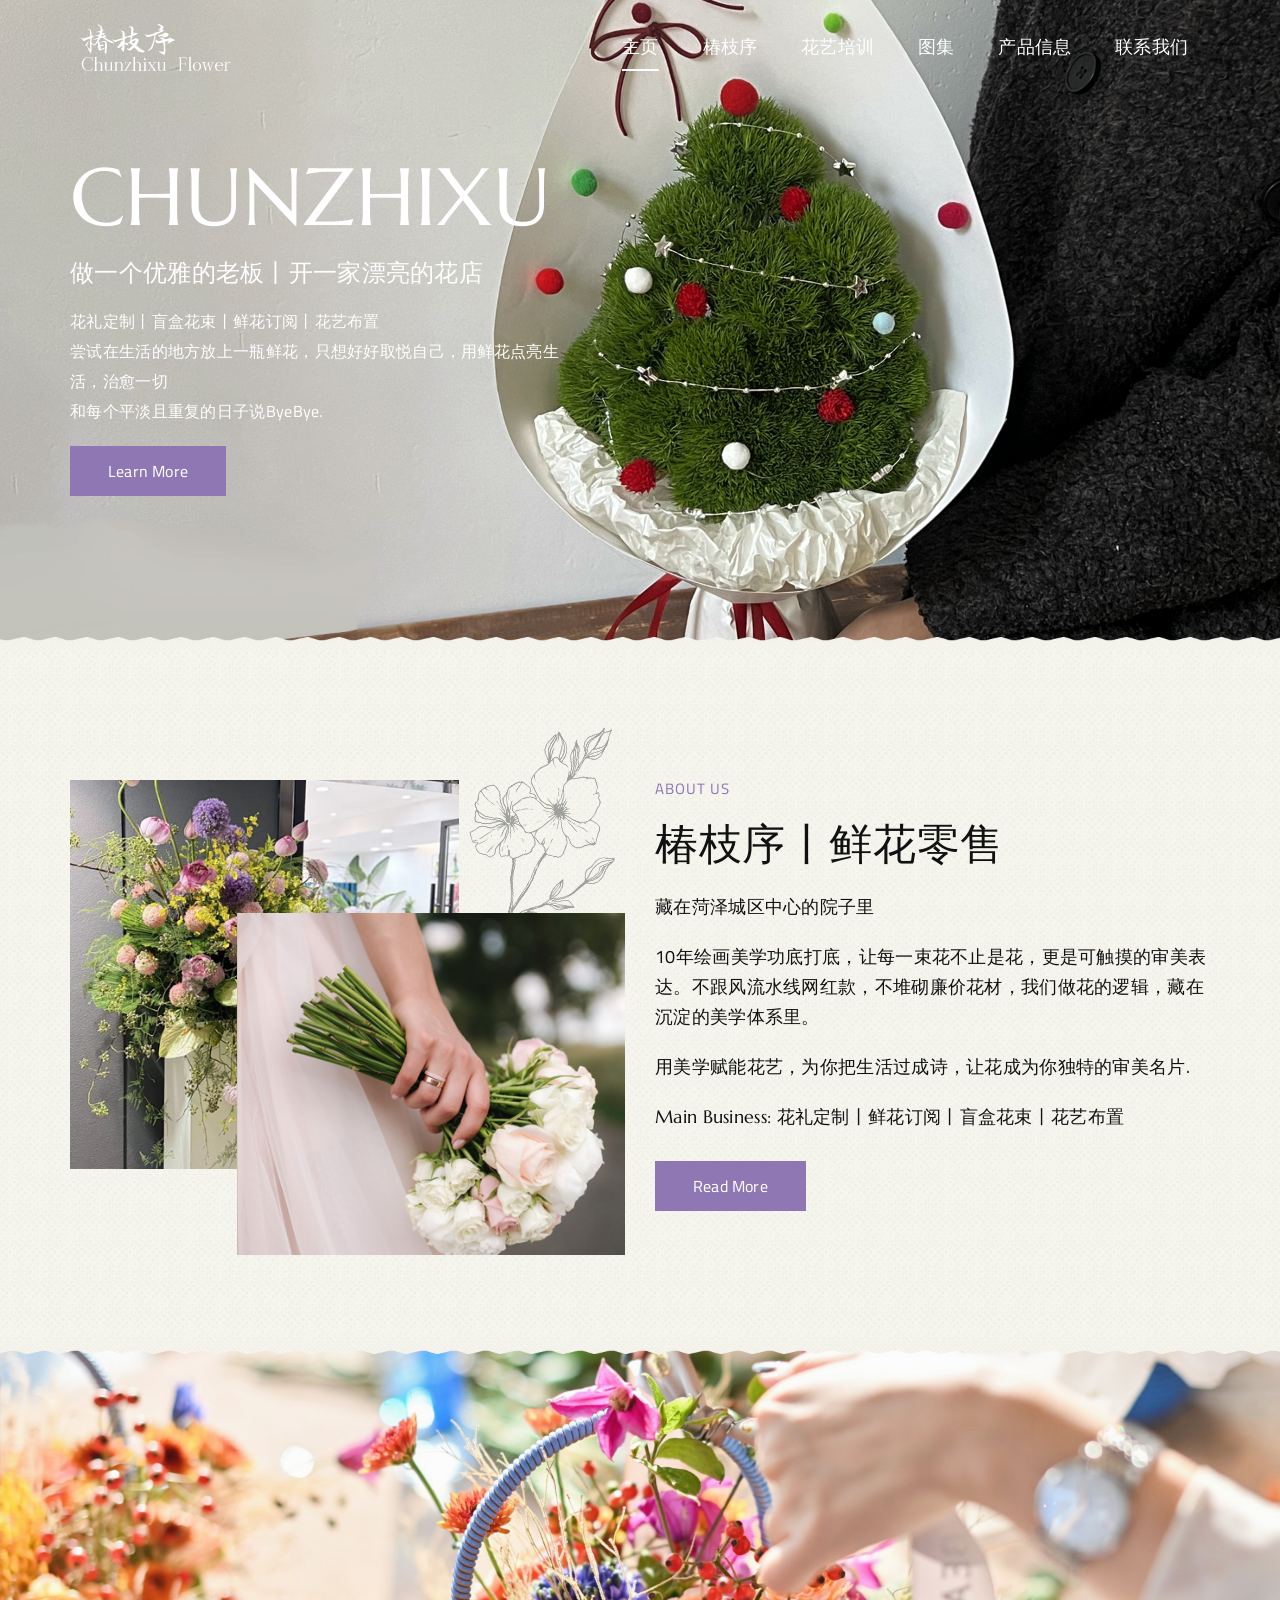
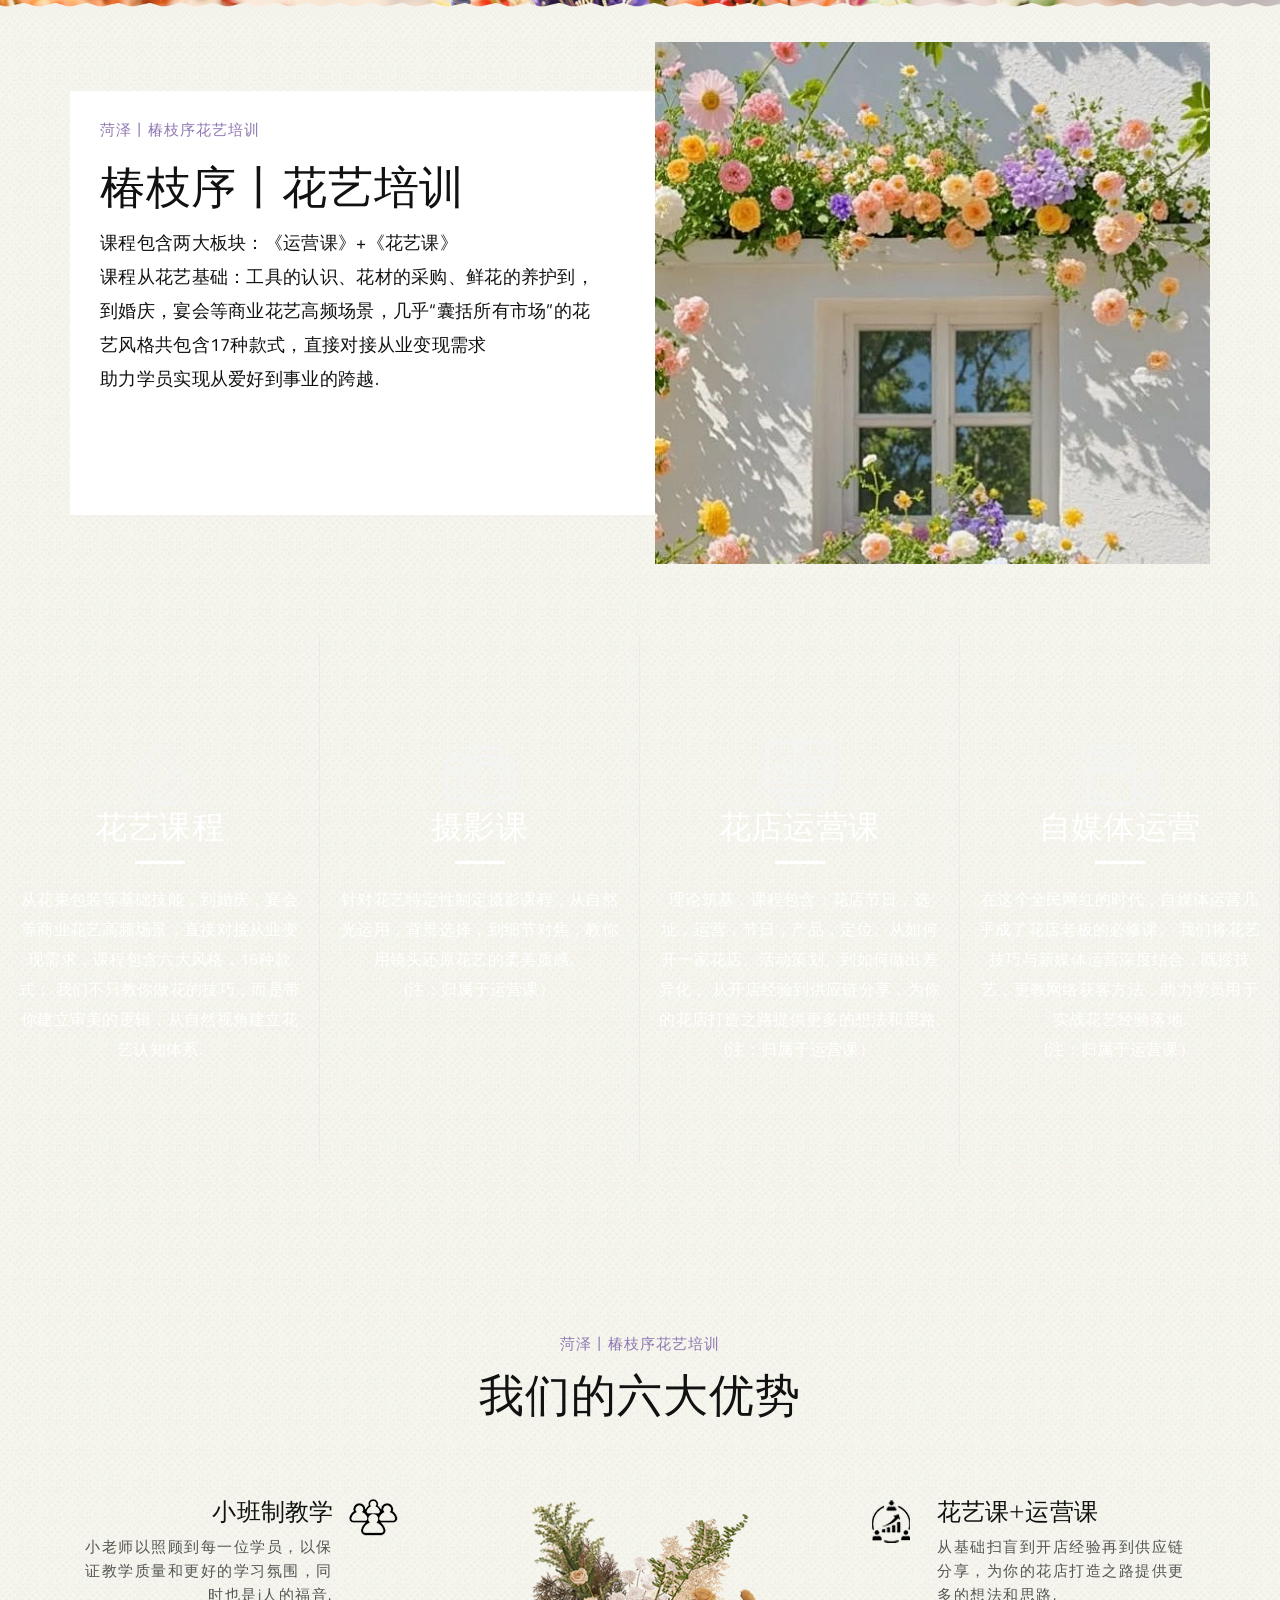
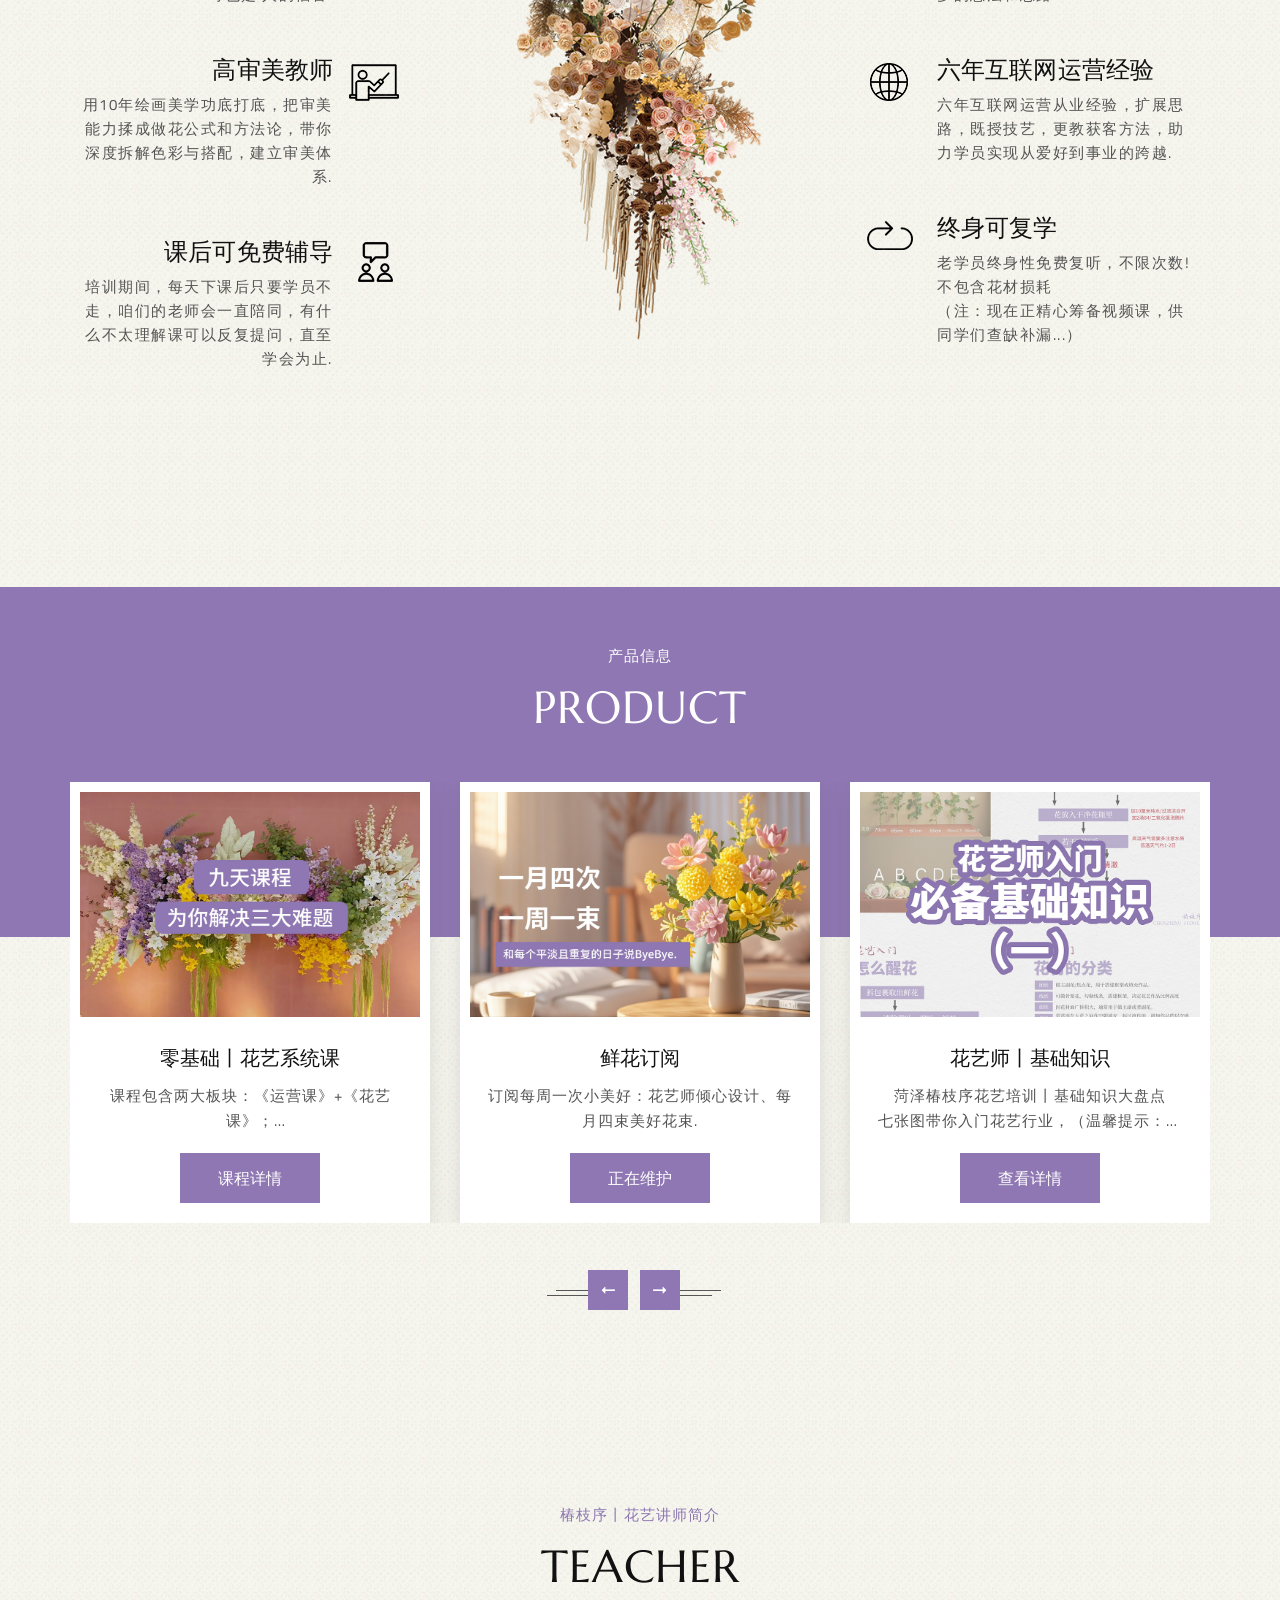
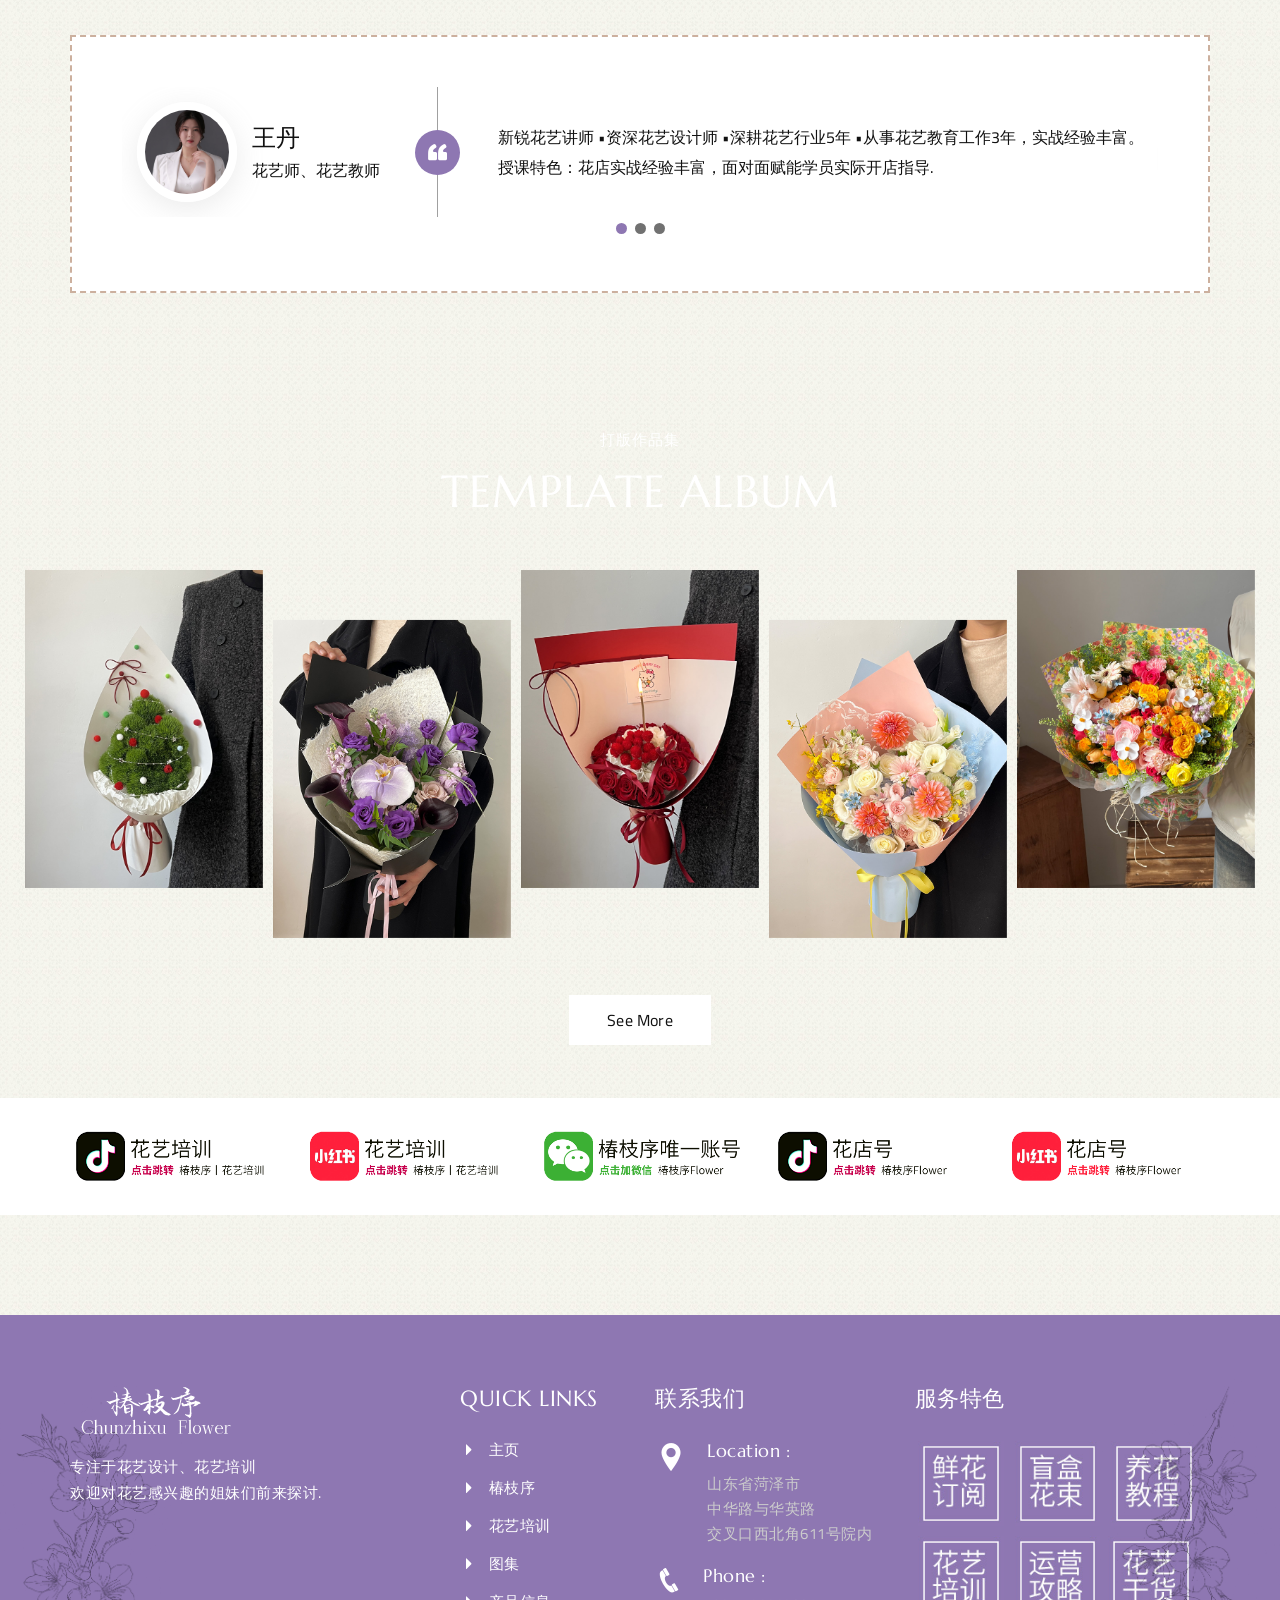
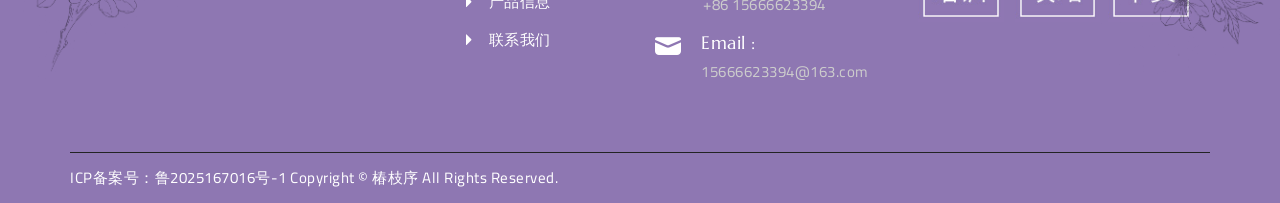
<file: index.html>
<!DOCTYPE html>
<html lang="en">
<head>
    <meta charset="UTF-8">
    <meta http-equiv="X-UA-Compatible" content="IE=edge">
    <meta name="viewport" content="width=device-width, initial-scale=1.0">
    <title>CHUNZHIXU丨椿枝序官网首页</title>
    <link rel="stylesheet" href="css/bootstrap.min.css">
    <link rel="stylesheet" href="css/icofont.min.css">
    <link rel="stylesheet" href="css/owl.carousel.min.css">
    <link rel="stylesheet" href="css/flesscreen.css">
    <link rel="stylesheet" href="css/style.css">

    <link rel="icon" href="images/favicon.png" sizes="32x32" />
    <link href="https://fonts.googleapis.com/css2?family=Berkshire+Swash&family=Cairo:wght@200;300;400;500;600;700;800;900&display=swap" rel="stylesheet"> 
    <link href="https://fonts.googleapis.com/css2?family=Marcellus&display=swap" rel="stylesheet"> 
	
	<meta name="360-site-verification" content="97e87eaaab26d6e28214ef428f2b677b" />
	
	
	
	     <!-- 复制微信号 -->
 <script type="text/javascript">
    function copyUrl2()
        {
            var Url2=document.getElementById("biao1").innerText;
            var oInput = document.createElement('input');
            oInput.value = Url2;
            document.body.appendChild(oInput);
            oInput.select(); // 选择对象
            document.execCommand("Copy"); // 执行浏览器复制命令
            oInput.className = 'oInput';
            oInput.style.display='none';
            alert('您已成功复制客服微信号chunzhixuhuayi，请前往微信添加！');//复制后提示语
            window.location.href="weixin://";//打开微信
        }
</script> 

</head>

<body>
    <div class="main-loder">
        <div class="loader">
            <img src="images/loader.gif" class="img-fluid" alt="loader">
        </div>
    </div>
    <a href="javascript:void(0)" id="backToTop" class="back-to-top" style="display:none;"><i class="icofont-rounded-up"></i></a>
    
    <div id="tb-slider-cms">
        <div class="tb-herder-cms">
            <div class="container">
                <nav class="navbar navbar-expand-lg navbar-light">
                    <div class="temp">
                        <a class="navbar-brand logo" href="index.html"><img src="images/logo.png" class="img-fluid" alt="navbar-brand"></a>
                        <button class="navbar-toggler" type="button" data-bs-toggle="collapse" data-bs-target="#navbarNav" aria-controls="navbarNav" aria-expanded="false" aria-label="Toggle navigation">
                        <span class="navbar-toggler-icon"></span>
                        </button>
                        <div class="collapse navbar-collapse" id="navbarNav">
                        <ul class="navbar-nav">
                            <li class="nav-item">
                            <a class="nav-link active" aria-current="page" href="index.html">主页</a>
                            </li>
                            <li class="nav-item">
                            <a class="nav-link " href="about-us.html">椿枝序</a>
                            </li>
                            <li class="nav-item">
                            <a class="nav-link" href="services.html">花艺培训</a>
                            </li>
                            <li class="nav-item">
                            <a class="nav-link " href="gallery.html">图集</a>
                            </li>
                            <li class="nav-item">
                                <a class="nav-link " href="blog.html">产品信息</a>
                            </li>
                            <li class="nav-item">
                                <a class="nav-link " href="contact.html">联系我们</a>
                            </li>
                        </ul>
                        </div>
                    </div>
                </nav>
            </div>
        </div>
        <div class="owl-carousel owl-theme" id="slider">
            <div class="item">
                <div class="tb-slider-images">
                    <a href="#"><img src="images/tb-slider-image-01.jpg" class="img-fluid" alt=""></a>
                    <div class="container">
                        <div class="tb-slider-text">
                            <h2>chunzhixu</h2>
                            <h3>做一个优雅的老板丨开一家漂亮的花店</h3>
                            <p>花礼定制丨盲盒花束丨鲜花订阅丨花艺布置<br>尝试在生活的地方放上一瓶鲜花，只想好好取悦自己，用鲜花点亮生活，治愈一切<br>和每个平淡且重复的日子说ByeBye. </p>
                            <a href="#" class="btn-primary">Learn More</a>
                        </div>
                    </div> 
                </div>
            </div>
            <div class="item">
                <div class="tb-slider-images">
                    <a href="#"><img src="images/tb-slider-image-02.jpg" class="img-fluid" alt=""></a>
                    <div class="container">
                        <div class="tb-slider-text">
                            <h2>花艺培训课程</h2>
                            <h3>菏泽花艺培训丨2025课程全面升级！！</h3>
                            <p>《花艺+运营》为你双重赋能！9天达成独立经营一家花店的能力. <br>课程包含花艺和运营2大板块，全方位为花艺从业者建立逻辑体系，攻破创业难题。</p>
                            <a href="#" class="btn-primary">Learn More</a>
                        </div>
                    </div> 
                </div>
            </div>
        </div>
        
    </div>
    <section id="tb-about-cms" class="tb-commen-gap">
        <div class="tb-about-cms">
            <div class="container">
                <div class="row">
                    <div class="col-md-6">
                        <div class="tb-about-images">
                            <a>
                                <img src="images/tb-about-images-01.jpg" class="img-fluid" alt="tb-about-images"> 
                                <img src="images/tb-about-images-02.jpg" class="img-fluid tb-images-images-02" alt="tb-about-images"> 
                            </a>
                        </div>
                    </div>
                    <div class="col-md-6">
                        <div class="tb-about-text">
                            <h3>About us</h3>
                            <h2>椿枝序丨鲜花零售</h2>
							<p>藏在菏泽城区中心的院子里</p>
                            <p>10年绘画美学功底打底，让每一束花不止是花，更是可触摸的审美表达。不跟风流水线网红款，不堆砌廉价花材，我们做花的逻辑，藏在沉淀的美学体系里。</p>
                            <p>用美学赋能花艺，为你把生活过成诗，让花成为你独特的审美名片. </p>
                            <h4>Main Business: 花礼定制丨鲜花订阅丨盲盒花束丨花艺布置</h4>
                            <a href="about-us.html">Read More</a>
                        </div>
                    </div>   
                </div>   
            </div>
        </div>
    </section>
	<section>
	
	<section id="tb-about-us-banner-cms">
	<div class="tb-block-images img-wrapper">
        <a href="#"><img src="images/about-us-slider-1.jpg" class="img-fluid" alt="tb-block-images"></a>
    </div>
	</section>
	
    </section>
	<section id="tb-services-page-coffee">
            <div class="container">
                <div class="tb-services-page-coffee-section">
                    <div class="row">
                        <div class="col-md-6">
                            <div class="tb-services-page-coffee-text">
                                <h3>菏泽丨椿枝序花艺培训</h3>
                                <h2>椿枝序丨花艺培训</h2>
                                <p>课程包含两大板块：《运营课》+《花艺课》
								<br>课程从花艺基础：工具的认识、花材的采购、鲜花的养护到，到婚庆，宴会等商业花艺高频场景，几乎“囊括所有市场”的花艺风格共包含17种款式，直接对接从业变现需求<br>助力学员实现从爱好到事业的跨越.</p>
                                
							</div>
                        </div>
                        <div class="col-md-6">
                            <div class="tb-services-page-coffee-img">
                                <img src="images/tb-services-page-coffee-img-02.png" class="img-fluid">
                            </div>
                        </div>
                    </div>
                </div>
            </div>   
        </section>
	
	
    <section id="tb-servise-cms" class="tb-commen-gap">
        <div class="tb-servise-cms">
            <div class="row">
                <div class="col-md-3 tb-servise-cms-border">
                    <div class="tb-servise-section">
                        <div class="tb-servise-icon">
                            <img src="images/tb-ccct-cc01.png" class="img-fluid" alt="tb-services-page-section">
                        </div>
                        <h2><a href="services.html">花艺课程</a></h2>
                        <p>从花束包装等基础技能，到婚庆，宴会等商业花艺高频场景，直接对接从业变现需求，课程包含六大风格，16种款式；
                           我们不只教你做花的技巧，而是带你建立审美的逻辑，从自然视角建立花艺认知体系.</p>
                    </div>
                </div>
                <div class="col-md-3 tb-servise-cms-border">
                    <div class="tb-servise-section">
                        <div class="tb-servise-icon">
                            <img src="images/tb-ccct-cc02.png" class="img-fluid" alt="tb-services-page-section">
                        </div>
                        <h2><a href="services.html">摄影课</a></h2>
                        <p>针对花艺特定性制定摄影课程，从自然光运用，背景选择，到细节对焦，教你用镜头还原花艺的柔美质感。<br>(注：归属于运营课）</p>
                    </div>
                </div>
                <div class="col-md-3 tb-servise-cms-border">
                    <div class="tb-servise-section">
                        <div class="tb-servise-icon">
                            <img src="images/tb-ccct-cc03.png" class="img-fluid" alt="tb-services-page-section">
                        </div>
                        <h2><a href="services.html">花店运营课</a></h2>
                        <p>理论筑基，课程包含：花店节日，选址，运营，节日，产品，定位。从如何开一家花店、活动策划、到如何做出差异化，
                           从开店经验到供应链分享，为你的花店打造之路提供更多的想法和思路.<br>(注：归属于运营课）</p>
                    </div>
                </div>
                <div class="col-md-3 tb-servise-cms-border">
                    <div class="tb-servise-section">
                        <div class="tb-servise-icon">
                            <img src="images/tb-ccct-cc04.png" class="img-fluid" alt="tb-services-page-section">
                        </div>
                        <h2><a href="services.html">自媒体运营</a></h2>
                        <p>在这个全民网红的时代，自媒体运营几乎成了花店老板的必修课。
						   我们将花艺技巧与新媒体运营深度结合，既授技艺，更教网络获客方法，助力学员用于实战花艺经验落地.<br>(注：归属于运营课）</p>
                    </div>
                </div>
            </div>
        </div>
    </section>
    <section id="tb-coffee-cms">
	    <section id="tb-blog-page-cms" class="tb-services-page-cms">
            <div class="container" id="tb-gallery-cms">
                <div class="tb-custom-title">
                    <p>菏泽丨椿枝序花艺培训</p>
                    <h2>我们的六大优势</h2>
                </div>
            </div>
        </section>
        <div class="container">
            <div class="row">
                <div class="col-md-4  ">
                    <div class="tb-coffee-section">
                        <div class="tb-coffee-section-text">
                            <h2>小班制教学</h2>
                            <p>小老师以照顾到每一位学员，以保证教学质量和更好的学习氛围，同时也是i人的福音.</p>
                        </div>
                        <div class="tb-coffee-section-images  tb-coffee-section-images-01"></div>
                    </div>
                    <div class="tb-coffee-section">
                        <div class="tb-coffee-section-text">
                            <h2>高审美教师</h2>
                            <p>用10年绘画美学功底打底，把审美能力揉成做花公式和方法论，带你深度拆解色彩与搭配，建立审美体系.</p>
                        </div>
                        <div class="tb-coffee-section-images tb-coffee-section-images-02"></div>
                    </div>
                    <div class="tb-coffee-section">
                        <div class="tb-coffee-section-text">
                            <h2>课后可免费辅导</h2>
                            <p>培训期间，每天下课后只要学员不走，咱们的老师会一直陪同，有什么不太理解课可以反复提问，直至学会为止.</p>
                        </div>
                        <div class="tb-coffee-section-images tb-coffee-section-images-03"></div>
                    </div>
                </div>
                <div class="col-md-4  ">
                    <div class="tb-coffee-bg">
                        <img src="images/tb-coffee-bg.png" class="img-fluid" alt="tb-coffee-bg">
                    </div>
                </div>
                <div class="col-md-4 ">
                    
                    <div class="tb-coffee-section ">
                        <div class="tb-coffee-section-images tb-coffee-section-images-04"></div>
                        <div class="tb-coffee-section-text tb-coffee-section-aline">
                            <h2>花艺课+运营课</h2>
                            <p>从基础扫盲到开店经验再到供应链分享，为你的花店打造之路提供更多的想法和思路.</p>
                        </div>
                        
                    </div>
                    <div class="tb-coffee-section">
                        <div class="tb-coffee-section-images tb-coffee-section-images-05"></div>
                        <div class="tb-coffee-section-text tb-coffee-section-aline">
                            <h2>六年互联网运营经验</h2>
                            <p>六年互联网运营从业经验，扩展思路，既授技艺，更教获客方法，助力学员实现从爱好到事业的跨越.</p>
                        </div>
                    
                    </div>
                    <div class="tb-coffee-section">
                        <div class="tb-coffee-section-images tb-coffee-section-images-06"></div>
                        <div class="tb-coffee-section-text tb-coffee-section-aline">
                            <h2>终身可复学</h2>
                            <p>老学员终身性免费复听，不限次数!不包含花材损耗<br>（注：现在正精心筹备视频课，供同学们查缺补漏...）</p>
                        </div>
                    
                    </div>
                </div>
            </div>
        </div>
    </section>
	
	    <section id="tb-blog-cms" class="tb-commen-gap">
        <div class="tb-blog-cms">
            <div class="tb-custom-title">
                <p>产品信息</p>
                <h2>Product</h2>
            </div>
            <div class="container">

                <div class="owl-carousel owl-theme " id="blog">
                    <div class="item">
                        <div class="tb-blog-section">
                            <div class="tb-block-images img-wrapper">
                                <a href="#"><img src="images/tb-blog-images-01.jpg" class="img-fluid" alt="tb-block-images"></a>
                            </div>
                            <div class="tb-blog-text">
                                
                                <h2>零基础丨花艺系统课</h2>
                                <p> 课程包含两大板块：《运营课》+《花艺课》；<br>其中运营课又可以分为：花店运营课、自媒体运营课、摄影课.</p>
                                <a href="kec-details-1.html">课程详情</a>
                            </div>
                        </div>
                    </div>
					<div class="item">
                        <div class="tb-blog-section">
                            <div class="tb-block-images img-wrapper">
                                <a href="#"><img src="images/tb-blog-images-05.jpg" class="img-fluid" alt="tb-block-images"></a>
                            </div>
                            <div class="tb-blog-text">
                                
                                <h2>鲜花订阅</h2>
                                <p>订阅每周一次小美好：花艺师倾心设计、每月四束美好花束.</p>
                                <a href="#">正在维护</a>
                            </div>
                        </div>
                    </div>
                    <div class="item">
                        <div class="tb-blog-section">
                            <div class="tb-block-images img-wrapper">
                                <a href="#"><img src="images/tb-blog-images-02.jpg" class="img-fluid" alt="tb-block-images"></a>
                            </div>
                            <div class="tb-blog-text">
                                
                                <h2>花艺师丨基础知识</h2>
                                <p>菏泽椿枝序花艺培训丨基础知识大盘点<br>七张图带你入门花艺行业，（温馨提示：图片可下载.</p>
                                <a href="kec-details-2.html">查看详情</a>
                            </div>
                        </div>
                    </div>
                    <div class="item">
                        <div class="tb-blog-section">
                            <div class="tb-block-images img-wrapper">
                                <a href="#"><img src="images/tb-blog-images-03.jpg" class="img-fluid" alt="tb-block-images"></a>
                            </div>
                            <div class="tb-blog-text">
                                
                                <h2>花艺基础丨构图分析</h2>
                                <p>菏泽椿枝序花艺培训丨插花构图<br>有这一篇就够了...</p>
                                <a href="kec-details-3.html">查看详情</a>
                            </div>
                        </div>
                    </div>
                    <div class="item">
                        <div class="tb-blog-section">
                            <div class="tb-block-images img-wrapper">
                                <a href="#"><img src="images/tb-blog-images-04.jpg" class="img-fluid" alt="tb-block-images"></a>
                            </div>
                            <div class="tb-blog-text">
                                
                                <h2>花艺入门丨插花五步法</h2>
                                <p>菏泽椿枝序花艺培训<br>第一步：通过高、宽、厚搭建作品的形状和框架<br>第二步：定好高厚宽厚，连点成线，呈现出作品的雏形...</p>
                                <a href="kec-details-4.html">查看详情</a>
                            </div>
                        </div>
                    </div>
                </div>
                </div>

            </div>
    </section>
	
    
    
    <section id="tb-testimonial-cms">
        <div class="container">
            <div class="tb-custom-title">
                <p>椿枝序丨花艺讲师简介</p>
                <h2>teacher</h2>
            </div>
            
            <div class="tb-testimonial-section">
                <div class="owl-carousel owl-theme" id="testimonial">
                    <div class="item">
                        <div class="tb-testimonial-flex">
                            <div class="tb-testimonial-user">
                                <div class="tb-testimonial-user-images">
                                    <img src="images/tb-testimonial-user-images-01.jpg" class="img-fluid" alt="tb-testimonial-user-images">
                                </div>
                                <div class="tb-testimonial-user-text">
                                    <h2>王丹</h2>
                                    <p>花艺师、花艺教师</p>
                                </div>
                            </div>
                            <div class="tb-testimonial-text">
                                <p>新锐花艺讲师 •资深花艺设计师 •深耕花艺行业5年 •从事花艺教育工作3年，实战经验丰富。授课特色：花店实战经验丰富，面对面赋能学员实际开店指导. </p>
                            </div>
                        </div>
                    </div>
                    <div class="item">
                        <div class="tb-testimonial-flex">
                            <div class="tb-testimonial-user">
                                <div class="tb-testimonial-user-images">
                                    <img src="images/tb-testimonial-user-images-02.jpg" class="img-fluid" alt="tb-testimonial-user-images">
                                </div>
                                <div class="tb-testimonial-user-text">
                                    <h2>张迪</h2>
                                    <p>花艺师、花艺教师</p>
                                </div>
                            </div>
                            <div class="tb-testimonial-text">
                                <p>从事花店经营七年，游历于世界各地，对花艺与生活之关系、花艺与流行之关系，拥有权威的前瞻性.</p>
                            </div>
                        </div>
                    </div>
                    <div class="item">
                        <div class="tb-testimonial-flex">
                            <div class="tb-testimonial-user tb-testimonial-user-images-03">
                                <div class="tb-testimonial-user-images ">
                                    <img src="images/tb-testimonial-user-images-03.jpg" class="img-fluid" alt="tb-testimonial-user-images">
                                </div>
                                <div class="tb-testimonial-user-text">
                                    <h2>王飞</h2>
                                    <p>自媒体运营教师</p>
                                </div>
                            </div>
                            <div class="tb-testimonial-text">
                                <p>从事网络宣传运营工作六年，任职宣传部副部长四年，实战经验丰富，想法天马行空.</p>
                            </div>
                        </div>
                    </div>
                </div>
                
            </div>
        </div>
        
    </section>

    <section id="tb-gallery-cms" class="tb-commen-gap">
        <div class="tb-gallery-cms">
            <div class="tb-custom-title">
                <p>打版作品集</p>
                <h2>template ALBUM</h2>
            </div>
            <div class="owl-carousel owl-theme gallery-section" id="gallery" >
                <div class="item">
                    <div class="tb-gallery-images img-wrapper">
                        <a href="#"><img src="images/album/tb-gallery-images-01.jpg" class="img-fluid thumbnail-image" alt="tb-gallery-images"></a>
                        <div class="tb-gallery-search ">
                            <a href="#lightbox-image-1" class="thumbnail"><i class="icofont-search"></i></a>
                        </div>
                    </div>
                </div>
                <div class="item">
                    <div class="tb-gallery-images tb-gallery-images-margin img-wrapper">
                        <a href="#"><img src="images/album/tb-gallery-images-03.jpg" class="img-fluid thumbnail-image" alt="tb-gallery-images"></a>
                        <div class="tb-gallery-search ">
                            <a href="#lightbox-image-2" class="thumbnail"><i class="icofont-search"></i></a>
                        </div>
                    </div>
                </div>
                <div class="item">
                    <div class="tb-gallery-images img-wrapper">
                        <a href="#"><img src="images/album/tb-gallery-images-04.jpg" class="img-fluid thumbnail-image" alt="tb-gallery-images"></a>
                        <div class="tb-gallery-search ">
                            <a href="#lightbox-image-3" class="thumbnail"><i class="icofont-search"></i></a>
                        </div>
                    </div>
                </div>
                <div class="item">
                    <div class="tb-gallery-images tb-gallery-images-margin img-wrapper">
                        <a href="#"><img src="images/album/tb-gallery-images-07.jpg" class="img-fluid thumbnail-image" alt="tb-gallery-images"></a>
                        <div class="tb-gallery-search ">
                            <a href="#lightbox-image-4" class="thumbnail"><i class="icofont-search"></i></a>
                        </div>
                    </div>
                </div>
                <div class="item">
                    <div class="tb-gallery-images img-wrapper">
                        <a href="#"><img src="images/album/tb-gallery-images-08.jpg" class="img-fluid thumbnail-image" alt="tb-gallery-images"></a>
                        <div class="tb-gallery-search ">
                            <a href="#lightbox-image-5" class="thumbnail"><i class="icofont-search"></i></a>
                        </div>
                    </div>
                </div>
                <div class="item">
                    <div class="tb-gallery-images tb-gallery-images-margin img-wrapper">
                        <a href="#"><img src="images/album/tb-gallery-images-04.jpg" class="img-fluid thumbnail-image" alt="tb-gallery-images"></a>
                        <div class="tb-gallery-search ">
                            <a href="#lightbox-image-6" class="thumbnail"><i class="icofont-search"></i></a>
                        </div>
                    </div>
                </div>
                
            </div>
            <!--  -->
                <div class="lightbox-overlay" id="lightbox-image-1">
                    <div class="lightbox-content">
                        <a class="close" href="#gallery-section"></a>
                        <img class="lightbox-image" src="images/album/tb-gallery-images-01.jpg" alt="Terrarium on table." />
                        <p class="lightbox-navigation"><a class="next" href="#lightbox-image-2">Next</a></p>
                    </div>
                </div>
                <div class="lightbox-overlay" id="lightbox-image-2">
                    <div class="lightbox-content">
                        <a class="close" href="#gallery-section"></a>
                        <img class="lightbox-image" src="images/album/tb-gallery-images-02.jpg" alt="Potted Succulent on Table." />
                        <p class="lightbox-navigation"><a class="back" href="#lightbox-image-1">Back</a><a class="next" href="#lightbox-image-3">Next</a></p>
                    </div>
                </div>
                <div class="lightbox-overlay" id="lightbox-image-3">
                    <div class="lightbox-content">
                        <a class="close" href="#gallery-section"></a>
                        <img class="lightbox-image" src="images/album/tb-gallery-images-03.jpg" alt="Assorted succulents in a jar." />
                        <p class="lightbox-navigation"><a class="back" href="#lightbox-image-2">Back</a><a class="next" href="#lightbox-image-4">Next</a></p>
                    </div>
                </div>
                <div class="lightbox-overlay" id="lightbox-image-4">
                    <div class="lightbox-content">
                        <a class="close" href="#gallery-section"></a>
                        <img class="lightbox-image" src="images/album/tb-gallery-images-04.jpg" alt="Two table top jars of assorted succulents." />
                        <p class="lightbox-navigation"><a class="back" href="#lightbox-image-3">Back</a><a class="next" href="#lightbox-image-5">Next</a></p>
                    </div>
                </div>
            
                <div class="lightbox-overlay" id="lightbox-image-5">
                    <div class="lightbox-content">
                        <a class="close" href="#gallery-section"></a>
                        <img class="lightbox-image" src="images/album/tb-gallery-images-05.jpg" alt="Assorted plants in a jar." />
                        <p class="lightbox-navigation"><a class="back" href="#lightbox-image-4">Back</a><a class="next" href="#lightbox-image-6">Next</a></p>
                    </div>
                </div>
            
                <div class="lightbox-overlay" id="lightbox-image-6">
                    <div class="lightbox-content">
                        <a class="close" href="#gallery-section"></a>
                        <img class="lightbox-image" src="images/album/tb-gallery-images-06.jpg" alt="Small pots of cactii." />
                        <p class="lightbox-navigation"><a class="back" href="#lightbox-image-5">Back</a></p>
                    </div>
                </div>
                <div class="tb-gallery-button">
                    <a href="gallery.html">See More</a>
                </div>
        </div> 
    </section>
	
    <div id="tb-brandlogo-cms">
        <div class="container">
            <div class="owl-carousel owl-theme" id="brandlogo">
                <div class="item">
                    <div class="tb-brandlogo-image">
                        <a href="https://www.douyin.com/user/MS4wLjABAAAASU64lXrcSE0f3Lbgw-I3YG21A1eACB1cxmn68pQlHac?from_tab_name=main"><img src="images/tb-brandlogo-image-01.png" class="img-fluid" alt="tb-brandlogo-image"></a>
                    </div>
                </div>
                <div class="item">
                    <div class="tb-brandlogo-image">
                        <a href="https://www.xiaohongshu.com/user/profile/62df49aa000000001f0042d7?xsec_token=ABWmyPfh1nIdFckeS4YXPTdf2e4GPpPuQp7W250FF4VEs%3D&xsec_source=pc_search"><img src="images/tb-brandlogo-image-02.png" class="img-fluid" alt="tb-brandlogo-image"></a>
                    </div>
                </div>
                <div class="item">
                    <div class="tb-brandlogo-image">
                        <img src="images/tb-brandlogo-image-03.png" class="img-fluid" alt="tb-brandlogo-image" onClick="copyUrl2()"/></a>
						<p style="display:none;" cols="20" id="biao1">chunzhixuhuayi</p>
                    </div>
                </div>
                <div class="item">
                    <div class="tb-brandlogo-image">
                        <a href="https://www.douyin.com/user/MS4wLjABAAAAlQ5ITJ0t7TziJXnjylOzc56s3AnSOD5tGfuYj1NgbSQQH9hvszDkeW0d0NWvL_nN?from_tab_name=main"><img src="images/tb-brandlogo-image-04.png" class="img-fluid" alt="tb-brandlogo-image"></a>
                    </div>
                </div>
                <div class="item">
                    <div class="tb-brandlogo-image">
                        <a href="https://www.xiaohongshu.com/user/profile/68db81bd0000000037007931?channel_type=web_note_detail_r10&parent_page_channel_type=web_profile_board&xsec_token=AB9fr0IGSxGPkF-pw--Kg9HJ6fyDKejCr1k0j1ycNYcRw=&xsec_source=pc_note"><img src="images/tb-brandlogo-image-05.png" class="img-fluid" alt="tb-brandlogo-image"></a>
                    </div>
                </div>
            </div>
        </div>
    </div>

    <section id="tb-newsletter-cms">
        
    </section>
    <footer id="tb-footer-cms">
        <div class="container">
            <div class="tb-footer-border">
                <div class="row">
                    <div class="col-lg-4">
                        <div class="tb-footer-logo-text">
                            <a href="index.html"><img src="images/logo2.png" class="img-fluid" alt="tb-footer-logo-text"></a>
                            <p>专注于花艺设计、花艺培训<br>欢迎对花艺感兴趣的姐妹们前来探讨.</p>
                        </div>
                    </div>
                    <div class="col-lg-8">
                        <div class="row">
                            <div class="col-lg-3 footer-toggle-menu">
                                <div class="tb-footer-manu">
                                    <h2>Quick Links</h2>
                                    <ul class="list-unstyled">
                                        <li><a href="index.html"><i class="icofont-caret-right"></i>主页</a></li>
                                        <li><a href="about-us.html"><i class="icofont-caret-right"></i>椿枝序</a></li>
                                        <li><a href="services.html"><i class="icofont-caret-right"></i>花艺培训</a></li>
                                        <li><a href="gallery.html"><i class="icofont-caret-right"></i>图集</a></li>
                                        <li><a href="blog.html"><i class="icofont-caret-right"></i>产品信息</a></li>
                                        <li><a href="contact.html"><i class="icofont-caret-right"></i>联系我们</a></li>
                                    </ul>
                                </div>
                            </div>    
                            <div class="col-lg-4 footer-toggle-menu">
                                <div class="tb-footer-contectus tb-footer-manu">
                                    <h2>联系我们</h2>
                                    <ul class="list-unstyled">
                                        <li>
                                            <div class="tb-footer-contect-section">
                                                <div class="tb-footer-contect-icon">
                                                    <i class="icofont-location-pin"></i>
                                                </div>
                                                <div class="tb-footer-contect-text">
                                                    <h3>Location :</h3>
                                                    <p>山东省菏泽市 <br> 中华路与华英路 <br> 交叉口西北角611号院内</p>
                                                </div>
                                            </div>
                                        </li>
                                        <li>
                                            <div class="tb-footer-contect-section">
                                                <div class="tb-footer-contect-icon">
                                                    <i class="icofont-phone call"></i>
                                                </div>
                                                <div class="tb-footer-contect-text">
                                                    <h3>Phone :</h3>
                                                    <a href="tel:15666623394">+86 15666623394</a>
                                                </div>
                                            </div>
                                        </li>
                                        <li>
                                            <div class="tb-footer-contect-section">
                                                <div class="tb-footer-contect-icon">
                                                    <i class="icofont-ui-message email"></i>
                                                </div>
                                                <div class="tb-footer-contect-text">
                                                    <h3>Email :</h3>
                                                    <a href="mailto:15666623394@163.com">15666623394@163.com</a>
                                                </div>
                                            </div>
                                        </li>
                                    </ul>
                                </div>
                            </div>  
                            <div class="col-lg-5 footer-toggle-menu">
                                <div class="tb-footer-instagram tb-footer-manu tb-footer-instagram-2">
                                    <h2>服务特色</h2>
                                    <ul class="list-unstyled">
                                        <li class="tb-footer-instagram-img">
                                            <img src="images/tb-footer-instagram-img-01.jpg" class="img-fluid" alt="tb-footer-instagram-img">
                                            <a href="#"><i class="#图标#"></i></a>
                                        </li>
                                        <li class="tb-footer-instagram-img">
                                            <img src="images/tb-footer-instagram-img-02.jpg" class="img-fluid" alt="tb-footer-instagram-img">
                                            <a href="#"><i class="#图标#"></i></a>
                                        </li>
                                        <li class="tb-footer-instagram-img">
                                            <img src="images/tb-footer-instagram-img-03.jpg" class="img-fluid" alt="tb-footer-instagram-img">
                                            <a href="#"><i class="#图标#"></i></a>
                                        </li>
                                        <li class="tb-footer-instagram-img">
                                            <img src="images/tb-footer-instagram-img-04.jpg" class="img-fluid" alt="tb-footer-instagram-img">
                                            <a href="#"><i class="#图标#"></i></a>
                                        </li>
                                        <li class="tb-footer-instagram-img">
                                            <img src="images/tb-footer-instagram-img-05.jpg" class="img-fluid" alt="tb-footer-instagram-img">
                                            <a href="#"><i class="#图标#"></i></a>
                                        </li>
                                        <li class="tb-footer-instagram-img">
                                            <img src="images/tb-footer-instagram-img-06.jpg" class="img-fluid" alt="tb-footer-instagram-img">
                                            <a href="#"><i class="#图标#"></i></a>
                                        </li>
                                    </ul>
                                </div>
                            </div>  
                        </div>
                        
                    </div>
                </div>
            </div>
            <div class="tb-sub-footer">
                <div class="tb-footer-copywrite">
                    <p>ICP备案号：鲁2025167016号-1  Copyright © 椿枝序 All Rights Reserved.</a></p>
                </div>
                <div class="tb-footer-social-icon">
                    <ul>
                        <li><a href="#"><i class="icofont-#图标#"></i></a></li>
                        <li><a href="#"><i class="icofont-#图标#"></i></a></li>
                    </ul>
                </div>
            </div>
        </div>
    </footer>
   

    <script src="js/jquery-slim.min.js"></script>
    <script src="js/jQuery.min.js"></script>
    <script src="js/owl.carousel.min.js"></script>
    <script src="js/costom.js"></script>
    <script src="js/bootstrap.min.js"></script>
    <script>
        $('#slider').owlCarousel({
            loop:false,
            margin:0,
            animateOut: 'fadeOut',
            autoplay:true,
            autoplayTimeout:5000,
            autoplayHoverPause:true,
            nav:true,
            dots:false,
            responsive:{
                0:{
                    items:1
                },
                600:{
                    items:1
                },
                1000:{
                    items:1
                }
            }
        })
    </script>
    <script>
        $('#gallery').owlCarousel({
            loop:false,
            margin:10,
            autoplay:true,
            autoplayTimeout:5000,
            autoplayHoverPause:true,
            nav:false,
            dots:false,
            responsive:{
                0:{
                    items:2
                },
                767:{
                    items:3
                },
                991:{
                    items:4
                },
                1199:{
                    items:5
                }
            }
        })
    </script>
    
    <script>
        $('#testimonial').owlCarousel({
            loop:true,
            margin:10,
            autoplay:true,
            autoplayTimeout:5000,
            autoplayHoverPause:true,
            nav:false,
            dots:true,
            responsive:{
                0:{
                    items:1
                },
                600:{
                    items:1
                },
                1000:{
                    items:1
                }
            }
        })
    </script>
    
    <script>
        $('#blog').owlCarousel({
            // loop:true,
            margin:30,
            autoplay:true,
            autoplayTimeout:5000,
            autoplayHoverPause:true,
            nav:true,
            dots:false,
            responsive:{
                0:{
                    items:1
                },
                576:{
                    items:2
                },
                991:{
                    items:2
                },
                992:{
                    items:3
                }
            }
        })
    </script>
    
    <script>
        $('#brandlogo').owlCarousel({
            loop:true,
            margin:30,
            autoplay:true,
            autoplayTimeout:5000,
            autoplayHoverPause:true,
            nav:true,
            dots:false,
            responsive:{
                0:{
                    items:2
                },
                576:{
                    items:3
                },
                992:{
                    items:4
                },
                1200:{
                    items:5
                }
            }
        })
    </script>
</body>
</html>
</file>
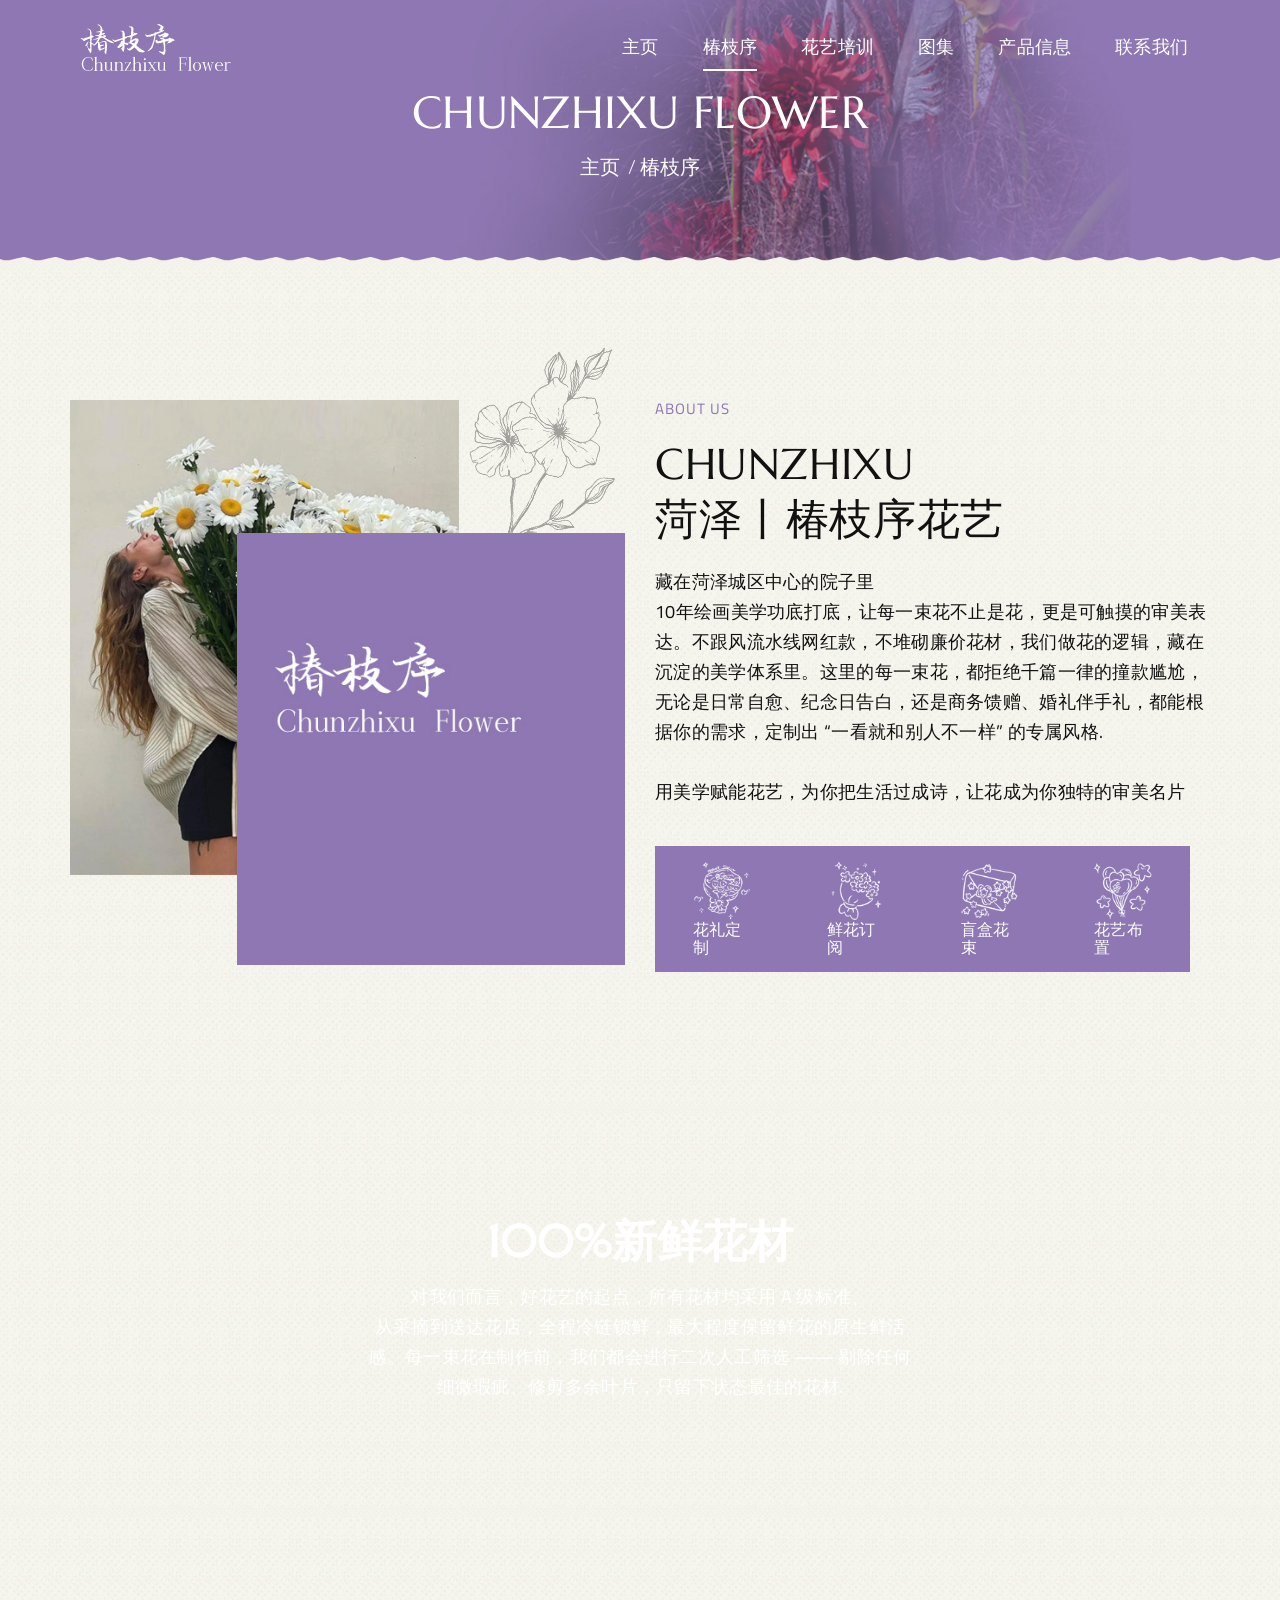
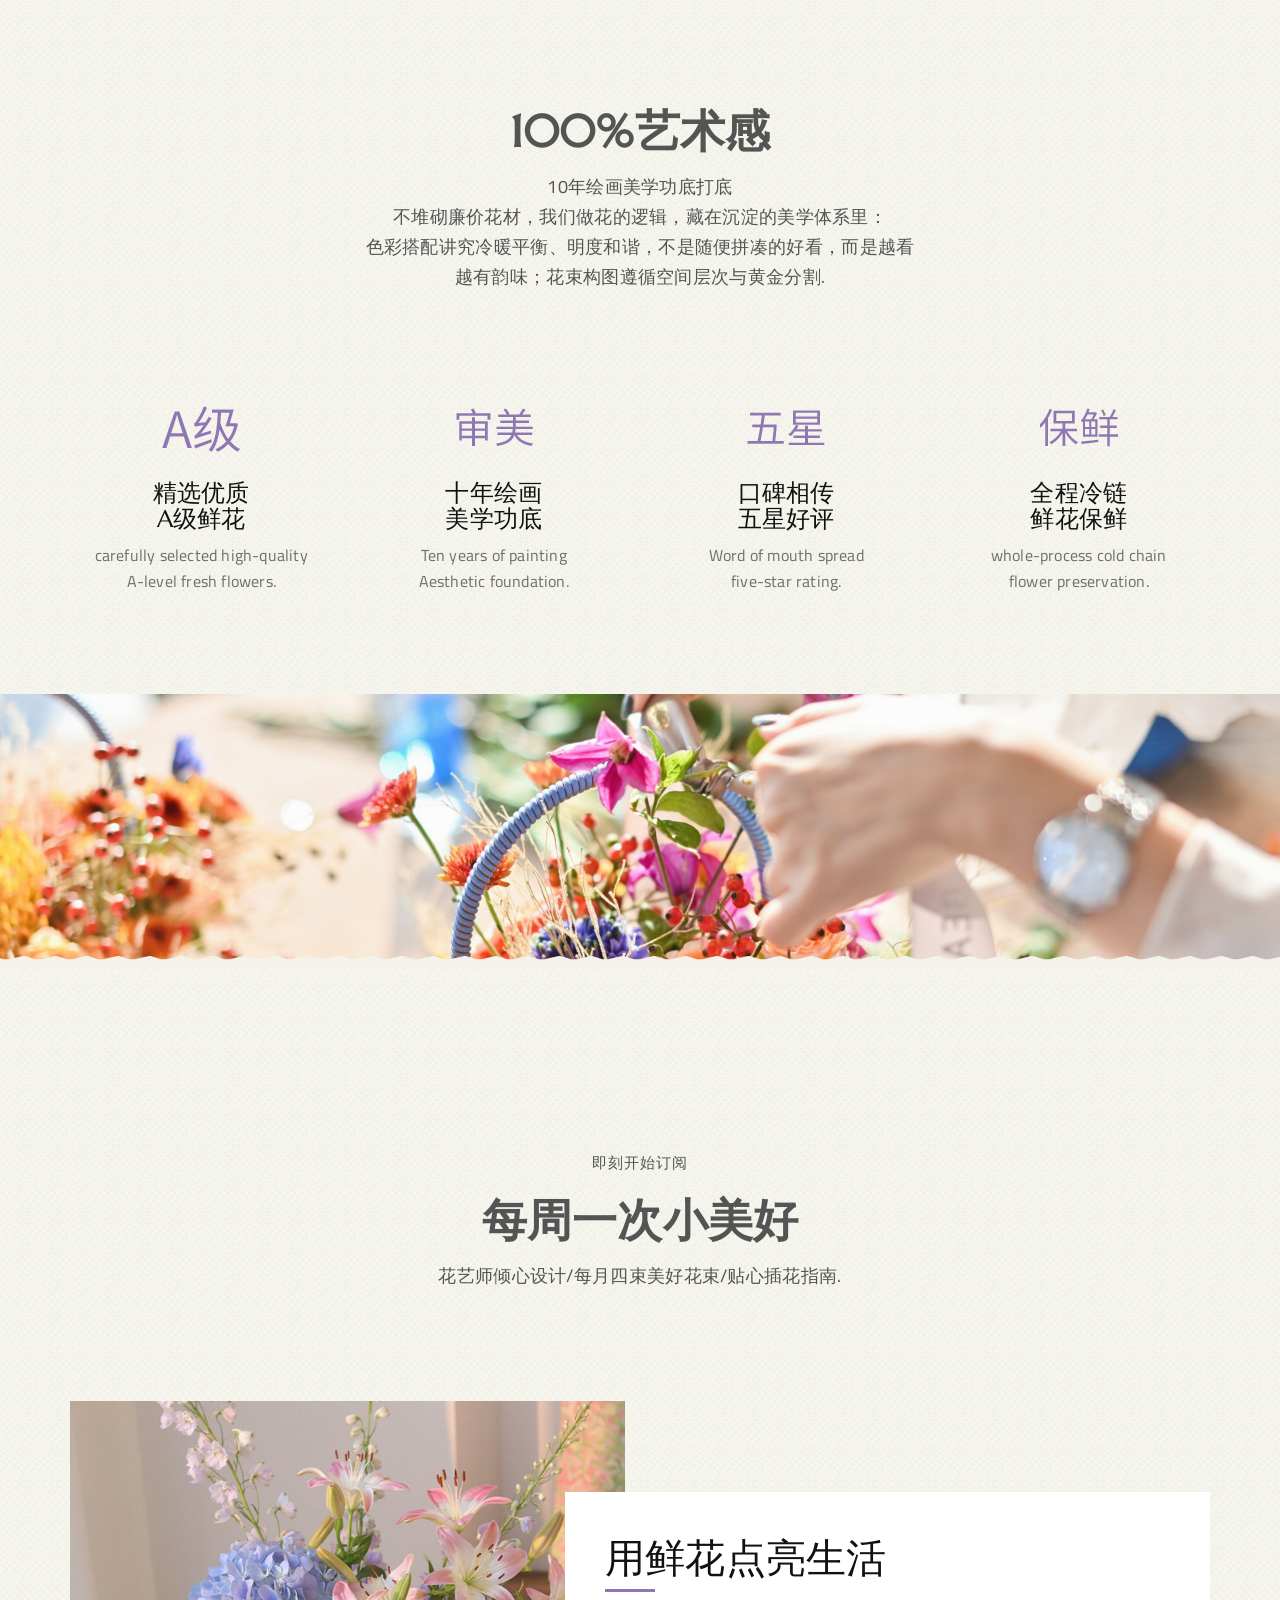
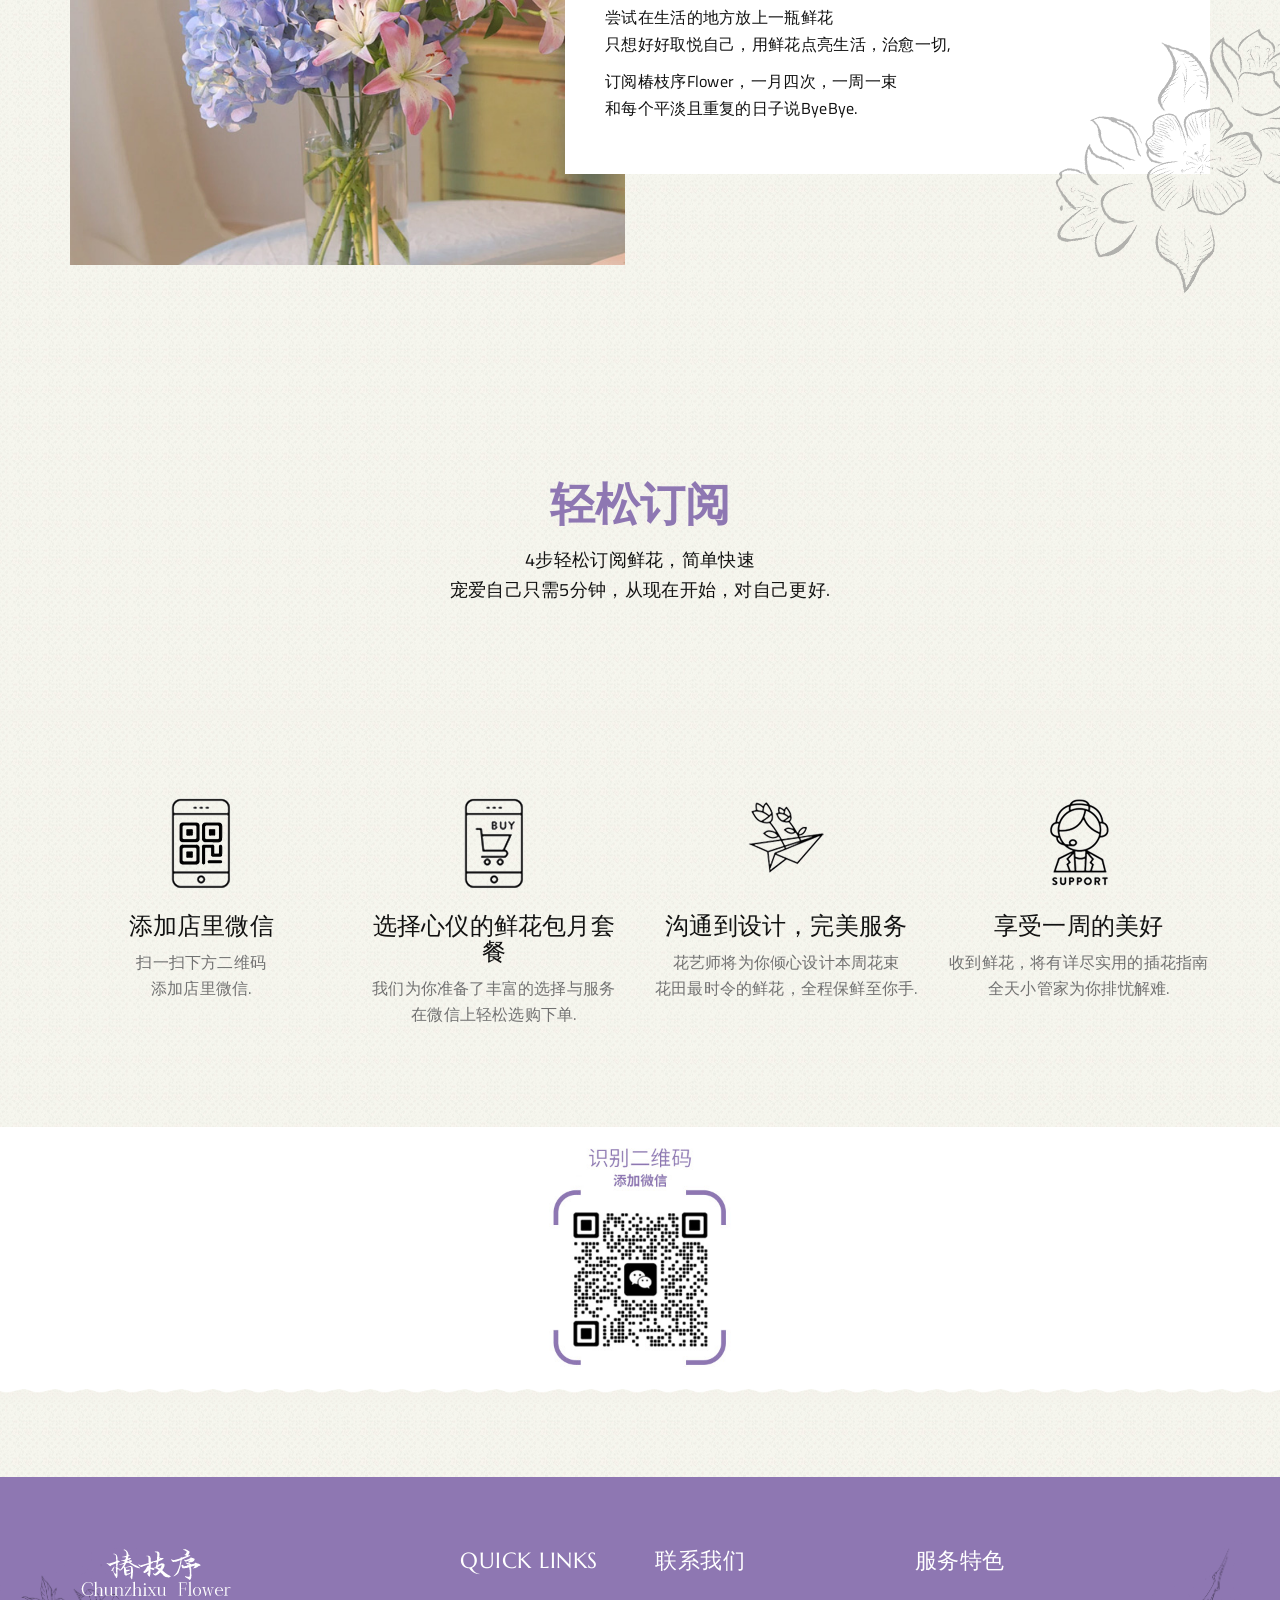
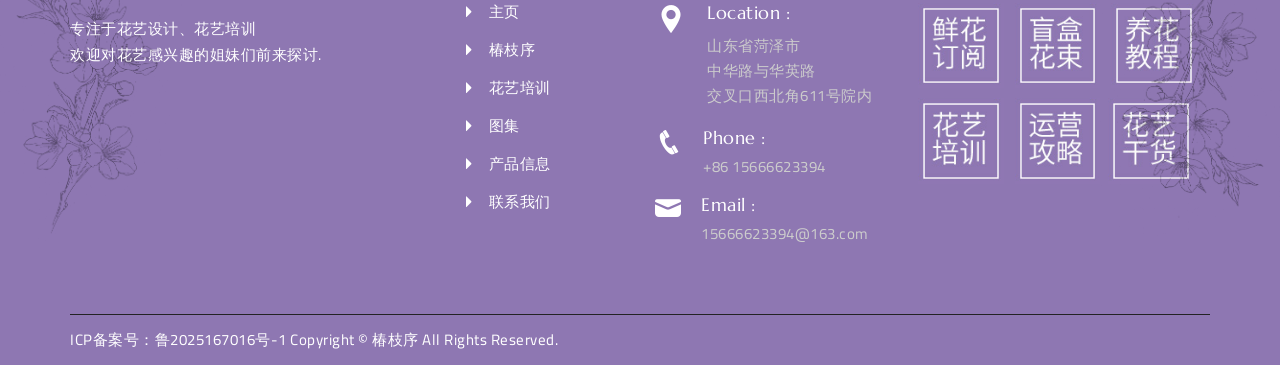
<file: about-us.html>
<!DOCTYPE html>
<html lang="en">
<head>
    <meta charset="UTF-8">
    <meta http-equiv="X-UA-Compatible" content="IE=edge">
    <meta name="viewport" content="width=device-width, initial-scale=1.0">
    <title>菏泽花店丨椿枝序花艺</title>
    <link rel="stylesheet" href="css/bootstrap.min.css">
    <link rel="stylesheet" href="css/icofont.min.css">
    <link rel="stylesheet" href="css/owl.carousel.min.css">
    <link rel="stylesheet" href="css/style.css">
    <link rel="stylesheet" href="css/flesscreen.css">
    <link rel="stylesheet" href="css/style.css">
    
    <link rel="icon" href="images/favicon.png" sizes="32x32" />
    <link href="https://fonts.googleapis.com/css2?family=Berkshire+Swash&family=Cairo:wght@200;300;400;500;600;700;800;900&display=swap" rel="stylesheet"> 
    <link href="https://fonts.googleapis.com/css2?family=Marcellus&display=swap" rel="stylesheet"> 
</head>
<body>
  
      <a href="javascript:void(0)" id="backToTop" class="back-to-top" style="display:none;"><i class="icofont-rounded-up"></i></a>
    <section id="tb-slider-cms">
        <div class="tb-herder-cms">
            <div class="container">
                <nav class="navbar navbar-expand-lg navbar-light">
                    <div class="temp">
                        <a class="navbar-brand logo" href="index.html"><img src="images/logo.png" class="img-fluid" alt="navbar-brand"></a>
                        <button class="navbar-toggler" type="button" data-bs-toggle="collapse" data-bs-target="#navbarNav" aria-controls="navbarNav" aria-expanded="false" aria-label="Toggle navigation">
                        <span class="navbar-toggler-icon"></span>
                        </button>
                        <div class="collapse navbar-collapse" id="navbarNav">
                        <ul class="navbar-nav">
                            <li class="nav-item">
                            <a class="nav-link " aria-current="page" href="index.html">主页</a>
                            </li>
                            <li class="nav-item">
                            <a class="nav-link active" href="about-us.html">椿枝序</a>
                            </li>
                            <li class="nav-item">
                            <a class="nav-link" href="services.html">花艺培训</a>
                            </li>
                            <li class="nav-item">
                            <a class="nav-link " href="gallery.html">图集</a>
                            </li>
                            <li class="nav-item">
                                <a class="nav-link " href="blog.html">产品信息</a>
                            </li>
                            <li class="nav-item">
                                <a class="nav-link " href="contact.html">联系我们</a>
                            </li>
                        </ul>
                        </div>
                    </div>
                </nav>
            </div>
        </div>
        <div class="tb-about-us-slider">
            <div class="tb-about-us-slider-image">
                <img src="images/about-us-slider.jpg" class="img-fluid" alt="tb-about-us-slider-image">
                <div class="tb-about-us-slider-text">
                    <h2>CHUNZHIXU FLOWER</h2>
                    <ul>
                        <li><a href="index.html"> 主页</a></li><li><a href="about-us.html">椿枝序</a></li>
                    </ul>
                </div>
            </div>
        </div>
    </section>
    <section id="tb-about-cms" class="tb-commen-gap">
        <div class="tb-about-cms">
            <div class="container">
                <div class="row tb-about-aline-items">
                    <div class="col-md-6 ">
                        <div class="tb-about-images">
                            <a href="#">
                                <img src="images/tb-about-images-03.jpg" class="img-fluid" alt="tb-about-images"> 
                                <img src="images/tb-about-images-04.jpg" class="img-fluid tb-images-images-02" alt="tb-about-images"> 
                            </a>
                        </div>
                    </div>
                    <div class="col-md-6">
                        <div class="tb-about-text tb-about-us-text-01">
                            <h3>about us</h3>
                            <h2>chunzhixu<br>菏泽丨椿枝序花艺</h2>
                            <p class="tb-about-us-text-margin">藏在菏泽城区中心的院子里<br>10年绘画美学功底打底，让每一束花不止是花，更是可触摸的审美表达。不跟风流水线网红款，不堆砌廉价花材，我们做花的逻辑，藏在沉淀的美学体系里。这里的每一束花，都拒绝千篇一律的撞款尴尬，无论是日常自愈、纪念日告白，还是商务馈赠、婚礼伴手礼，都能根据你的需求，定制出 “一看就和别人不一样” 的专属风格.</p>
                            <p>用美学赋能花艺，为你把生活过成诗，让花成为你独特的审美名片</p>
							<div class="tb-about-us-text-list tb-about-us-text-list-margin">
                                <div class="tb-about-us-text">
								   <a href="#"> <img src="images/tb-about-us-text-icon-01.png" class="img-fluid"> 花礼定制</a>
                                </div>
                                <div class="tb-about-us-text">
								   <a href="#"> <img src="images/tb-about-us-text-icon-02.png" class="img-fluid"> 鲜花订阅</a>
                                </div>
								<div class="tb-about-us-text">
								   <a href="#"> <img src="images/tb-about-us-text-icon-03.png" class="img-fluid"> 盲盒花束</a>
                                </div>
								<div class="tb-about-us-text-list-icon">
								   <a href="#"> <img src="images/tb-about-us-text-icon-04.png" class="img-fluid"> 花艺布置</a>
                                </div>
                            </div>
                        </div>
                    </div>   
                </div>   
            </div>
        </div>
    </section>
	
	
	<section id="tb-about-us-banner-cms">
        <div class="container">
            <div class="tb-about-us-banner-text">
                <h2>100%新鲜花材</h2>
                <p>对我们而言，好花艺的起点，所有花材均采用 A 级标准、<br>从采摘到送达花店，全程冷链锁鲜，最大程度保留鲜花的原生鲜活感。每一束花在制作前，我们都会进行二次人工筛选 —— 剔除任何细微瑕疵、修剪多余叶片，只留下状态最佳的花材.</p>
            </div>
        </div>
    </section>
	
	
    <section id="tb-about-us-banner-cms-1">
        <div class="container">
            <div class="tb-about-us-banner-text-1">
                <h2>100%艺术感</h2>
                <p>10年绘画美学功底打底<br>不堆砌廉价花材，我们做花的逻辑，藏在沉淀的美学体系里：<br>色彩搭配讲究冷暖平衡、明度和谐，不是随便拼凑的好看，而是越看越有韵味；花束构图遵循空间层次与黄金分割.</p>
            </div>
        </div>
    </section>
		
	
	<section id="tb-about-us-counder">
        <div class="container"  id="inview-example">
          <div class="row">
            <div class="col-md-3">
              <div class="tb-about-us-counters">
                <img src="images/tb-flower-01.png">
				<h2>精选优质<br>A级鲜花</h2>
                <p>carefully selected high-quality<br>A-level fresh flowers.</p>
              </div>
            </div>
            <div class="col-md-3">
              <div class="tb-about-us-counters">
                <img src="images/tb-flower-02.png"> 
				<h2>十年绘画<br>美学功底</h2>
                <p>Ten years of painting<br>Aesthetic foundation.</p>
              </div>
            </div>
            <div class="col-md-3">
              <div class="tb-about-us-counters">
                <img src="images/tb-flower-03.png"> 
				<h2>口碑相传<br>五星好评</h2>
                <p>Word of mouth spread<br>five-star rating.</p>
              </div>
            </div>
            <div class="col-md-3">
              <div class="tb-about-us-counters">
                <img src="images/tb-flower-04.png"> 
				<h2>全程冷链<br>鲜花保鲜</h2>
                <p>whole-process cold chain<br>flower preservation.</p>
              </div>
            </div>
          </div>
        </div>
    </section>
	
	<section id="tb-about-us-banner-cms">
	<div class="tb-block-images img-wrapper">
        <a href="#"><img src="images/about-us-slider-1.jpg" class="img-fluid" alt="tb-block-images"></a>
    </div>
	</section>

	<section id="tb-about-us-banner-cms-1">
        <div class="container">
            <div class="tb-about-us-banner-text-1">
				<h3>即刻开始订阅</h3>
                <h2>每周一次小美好</h2>
                <p>花艺师倾心设计/每月四束美好花束/贴心插花指南.</p>
            </div>
        </div>
    </section>
	
    <section id="tb-about-us-housing-city">
        <div class="container">
            <div class="row align-items">
                <div class="col-md-6">
                    <div class="tb-about-us-housing-city-image">
                        <img src="images/tb-about-us-housing-city-images.jpg" class="img-fluid" alt="tb-about-us-housing-city">
                    </div>
                </div>
                <div class="col-md-6">
                    <div class="tb-about-us-housing-city-text">
                        <h2>用鲜花点亮生活</h2>
                        <p>尝试在生活的地方放上一瓶鲜花<br>只想好好取悦自己，用鲜花点亮生活，治愈一切,</p>
                        <p>订阅椿枝序Flower，一月四次，一周一束<br>和每个平淡且重复的日子说ByeBye.</p>
                    </div>
                </div>
            </div>
        </div>
    </section>
	
	<section id="tb-about-us-banner-cms-2">
        <div class="container">
            <div class="tb-about-us-banner-text-2">
                <h2>轻松订阅</h2>
                <p>4步轻松订阅鲜花，简单快速<br>宠爱自己只需5分钟，从现在开始，对自己更好.</p>
            </div>
        </div>
    </section>
	
	
	<section id="tb-about-us-counder">
        <div class="container"  id="inview-example">
          <div class="row">
            <div class="col-md-3">
              <div class="tb-about-us-counters">
                <img src="images/tb-flower-08.png"> 
                <h2>添加店里微信</h2>
                <p>扫一扫下方二维码<br>添加店里微信.</p>
              </div>
            </div>
            <div class="col-md-3">
              <div class="tb-about-us-counters">
                <img src="images/tb-flower-05.png"> 
                <h2>选择心仪的鲜花包月套餐</h2>
                <p>我们为你准备了丰富的选择与服务<br>在微信上轻松选购下单.</p>
              </div>
            </div>
            <div class="col-md-3">
              <div class="tb-about-us-counters">
                <img src="images/tb-flower-06.png"> 
                <h2>沟通到设计，完美服务</h2>
                <p>花艺师将为你倾心设计本周花束<br>花田最时令的鲜花，全程保鲜至你手.</p>
              </div>
            </div>
            <div class="col-md-3">
              <div class="tb-about-us-counters">
                <img src="images/tb-flower-07.png"> 
                <h2>享受一周的美好</h2>
                <p>收到鲜花，将有详尽实用的插花指南<br>全天小管家为你排忧解难.</p>
              </div>
            </div>
          </div>
        </div>
    </section>
	<section id="tb-about-us-banner-cms">
	<div class="tb-block-images img-wrapper">
        <a href="#"><img src="images/about-us-slider-2.jpg" class="img-fluid" alt="tb-block-images"></a>
    </div>
	</section>
	
    <footer id="tb-footer-cms">
        <div class="container">
            <div class="tb-footer-border">
                <div class="row">
                    <div class="col-lg-4">
                        <div class="tb-footer-logo-text">
                            <a href="index.html"><img src="images/logo2.png" class="img-fluid" alt="tb-footer-logo-text"></a>
                            <p>专注于花艺设计、花艺培训<br>欢迎对花艺感兴趣的姐妹们前来探讨.</p>
                        </div>
                    </div>
                    <div class="col-lg-8">
                        <div class="row">
                            <div class="col-lg-3 footer-toggle-menu">
                                <div class="tb-footer-manu">
                                    <h2>Quick Links</h2>
                                    <ul class="list-unstyled">
                                        <li><a href="index.html"><i class="icofont-caret-right"></i>主页</a></li>
                                        <li><a href="about-us.html"><i class="icofont-caret-right"></i>椿枝序</a></li>
                                        <li><a href="services.html"><i class="icofont-caret-right"></i>花艺培训</a></li>
                                        <li><a href="gallery.html"><i class="icofont-caret-right"></i>图集</a></li>
                                        <li><a href="blog.html"><i class="icofont-caret-right"></i>产品信息</a></li>
                                        <li><a href="contact.html"><i class="icofont-caret-right"></i>联系我们</a></li>
                                    </ul>
                                </div>
                            </div>    
                            <div class="col-lg-4 footer-toggle-menu">
                                <div class="tb-footer-contectus tb-footer-manu">
                                    <h2>联系我们</h2>
                                    <ul class="list-unstyled">
                                        <li>
                                            <div class="tb-footer-contect-section">
                                                <div class="tb-footer-contect-icon">
                                                    <i class="icofont-location-pin"></i>
                                                </div>
                                                <div class="tb-footer-contect-text">
                                                    <h3>Location :</h3>
                                                    <p>山东省菏泽市 <br> 中华路与华英路 <br> 交叉口西北角611号院内</p>
                                                </div>
                                            </div>
                                        </li>
                                        <li>
                                            <div class="tb-footer-contect-section">
                                                <div class="tb-footer-contect-icon">
                                                    <i class="icofont-phone call"></i>
                                                </div>
                                                <div class="tb-footer-contect-text">
                                                    <h3>Phone :</h3>
                                                    <a href="tel:15666623394">+86 15666623394</a>
                                                </div>
                                            </div>
                                        </li>
                                        <li>
                                            <div class="tb-footer-contect-section">
                                                <div class="tb-footer-contect-icon">
                                                    <i class="icofont-ui-message email"></i>
                                                </div>
                                                <div class="tb-footer-contect-text">
                                                    <h3>Email :</h3>
                                                    <a href="mailto:15666623394@163.com">15666623394@163.com</a>
                                                </div>
                                            </div>
                                        </li>
                                    </ul>
                                </div>
                            </div>  
                            <div class="col-lg-5 footer-toggle-menu">
                                <div class="tb-footer-instagram tb-footer-manu tb-footer-instagram-2">
                                    <h2>服务特色</h2>
                                    <ul class="list-unstyled">
                                        <li class="tb-footer-instagram-img">
                                            <img src="images/tb-footer-instagram-img-01.jpg" class="img-fluid" alt="tb-footer-instagram-img">
                                            <a href="#"><i class="#图标#"></i></a>
                                        </li>
                                        <li class="tb-footer-instagram-img">
                                            <img src="images/tb-footer-instagram-img-02.jpg" class="img-fluid" alt="tb-footer-instagram-img">
                                            <a href="#"><i class="#图标#"></i></a>
                                        </li>
                                        <li class="tb-footer-instagram-img">
                                            <img src="images/tb-footer-instagram-img-03.jpg" class="img-fluid" alt="tb-footer-instagram-img">
                                            <a href="#"><i class="#图标#"></i></a>
                                        </li>
                                        <li class="tb-footer-instagram-img">
                                            <img src="images/tb-footer-instagram-img-04.jpg" class="img-fluid" alt="tb-footer-instagram-img">
                                            <a href="#"><i class="#图标#"></i></a>
                                        </li>
                                        <li class="tb-footer-instagram-img">
                                            <img src="images/tb-footer-instagram-img-05.jpg" class="img-fluid" alt="tb-footer-instagram-img">
                                            <a href="#"><i class="#图标#"></i></a>
                                        </li>
                                        <li class="tb-footer-instagram-img">
                                            <img src="images/tb-footer-instagram-img-06.jpg" class="img-fluid" alt="tb-footer-instagram-img">
                                            <a href="#"><i class="#图标#"></i></a>
                                        </li>
                                    </ul>
                                </div>
                            </div>  
                        </div>
                        
                    </div>
                </div>
            </div>
            <div class="tb-sub-footer">
                <div class="tb-footer-copywrite">
                    <p>ICP备案号：鲁2025167016号-1  Copyright © 椿枝序 All Rights Reserved.</a></p>
                </div>
                <div class="tb-footer-social-icon">
                    <ul>
                        <li><a href="#"><i class="icofont-#图标#"></i></a></li>
                        <li><a href="#"><i class="icofont-#图标#"></i></a></li>
                    </ul>
                </div>
            </div>
        </div>
    </footer>



        <script src="js/jquery-slim.min.js"></script>
        <script src="js/jQuery.min.js"></script>
        <script src="js/owl.carousel.min.js"></script>
        <script src="js/costom.js"></script>
        <script src="js/bootstrap.min.js"></script>
        <script src="js/jquery.waypoints.min.js"></script>
        <script src="js/inview.min.js"></script> 
</body>
</html>
</file>
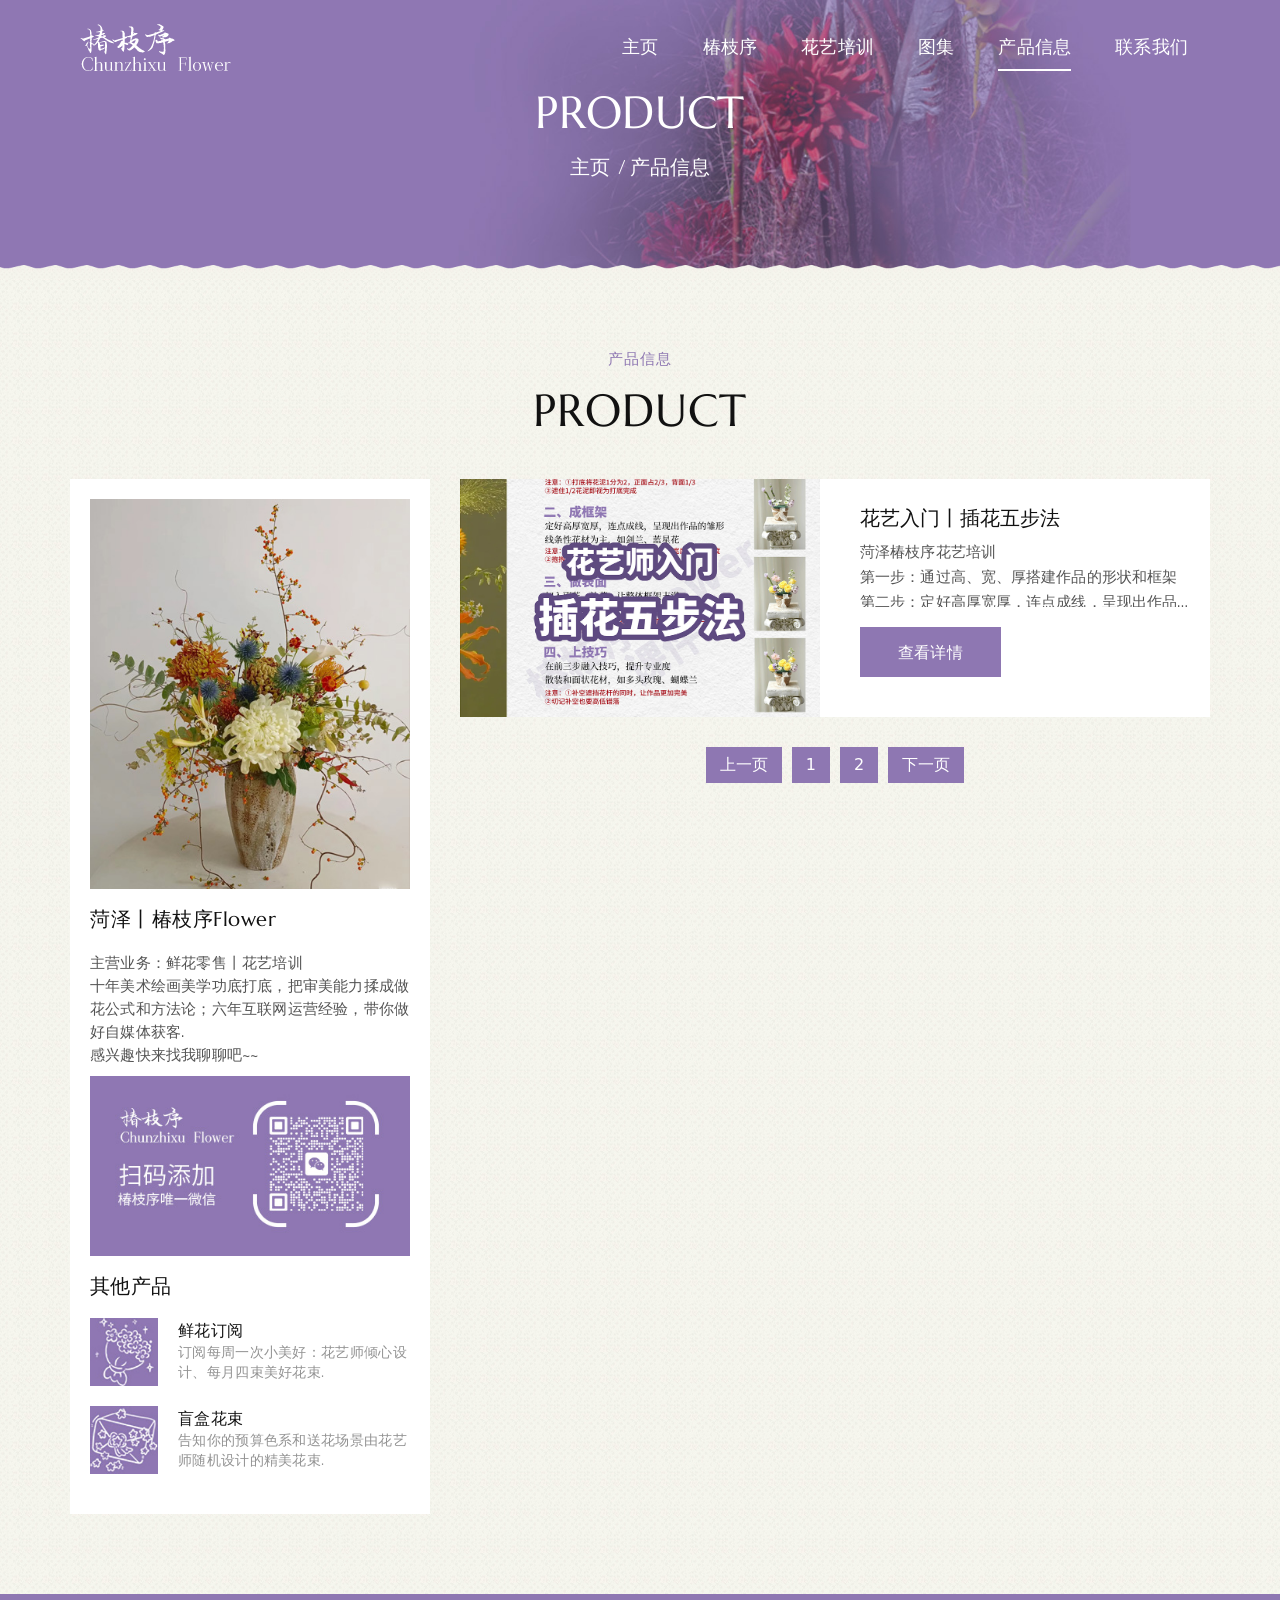
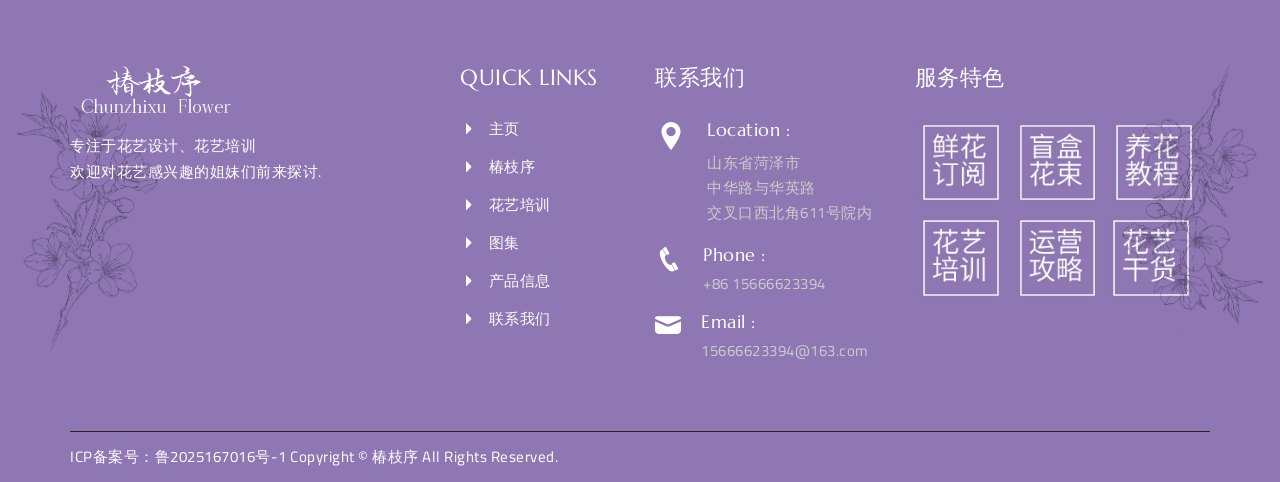
<file: blog-2.html>
<!DOCTYPE html>
<html lang="en">
<head>
    <meta charset="UTF-8">
    <meta http-equiv="X-UA-Compatible" content="IE=edge">
    <meta name="viewport" content="width=device-width, initial-scale=1.0">
    <title>产品信息丨椿枝序花艺培训</title>
    <link rel="stylesheet" href="css/bootstrap.min.css">
    <link rel="stylesheet" href="css/icofont.min.css">
    <link rel="stylesheet" href="css/owl.carousel.min.css">
    <link rel="stylesheet" href="css/flesscreen.css">
    <link rel="stylesheet" href="css/style.css">
    
    <link rel="icon" href="images/favicon.png" sizes="32x32" />
    <link href="https://fonts.googleapis.com/css2?family=Berkshire+Swash&family=Cairo:wght@200;300;400;500;600;700;800;900&display=swap" rel="stylesheet"> 
    <link href="https://fonts.googleapis.com/css2?family=Marcellus&display=swap" rel="stylesheet"> 
</head>
<body>
  
      <a href="javascript:void(0)" id="backToTop" class="back-to-top" style="display:none;"><i class="icofont-rounded-up"></i></a>
    <section id="tb-slider-cms">
        <div class="tb-herder-cms">
            <div class="container">
                <nav class="navbar navbar-expand-lg navbar-light">
                    <div class="temp">
                        <a class="navbar-brand logo" href="index.html"><img src="images/logo.png" class="img-fluid" alt="navbar-brand"></a>
                        <button class="navbar-toggler" type="button" data-bs-toggle="collapse" data-bs-target="#navbarNav" aria-controls="navbarNav" aria-expanded="false" aria-label="Toggle navigation">
                        <span class="navbar-toggler-icon"></span>
                        </button>
                        <div class="collapse navbar-collapse" id="navbarNav">
                        <ul class="navbar-nav">
                            <li class="nav-item">
                            <a class="nav-link " aria-current="page" href="index.html">主页</a>
                            </li>
                            <li class="nav-item">
                            <a class="nav-link " href="about-us.html">椿枝序</a>
                            </li>
                            <li class="nav-item">
                            <a class="nav-link" href="services.html">花艺培训</a>
                            </li>
                            <li class="nav-item">
                            <a class="nav-link " href="gallery.html">图集</a>
                            </li>
                            <li class="nav-item">
                                <a class="nav-link active" href="blog.html">产品信息</a>
                            </li>
                            <li class="nav-item">
                                <a class="nav-link " href="contact.html">联系我们</a>
                            </li>
                        </ul>
                        </div>
                    </div>
                </nav>
            </div>
        </div>
        <div class="tb-about-us-slider  tb-about-us-slider-images">
            <div class="tb-about-us-slider-image">
                <img src="images/about-us-slider.jpg" class="img-fluid" alt="tb-about-us-slider-image">
                <div class="tb-about-us-slider-text">
                    <h2>Product</h2>
                    <ul>
                        <li><a href="index.html"> 主页</a></li><li><a href="blog.html">产品信息</a></li>
                    </ul>
                </div>
            </div>
        </div>
    </section>
    <section id="tb-blog-page-cms">
        <div class="container" id="tb-blog-cms">
            <div class="tb-custom-title">
                <p>产品信息</p>
                <h2>Product</h2>
            </div>
            <div class="row">
                <div class="col-md-4  tb-blog-order-2">

                    <div class="tb-blog-page-white">
                    <div class="tb-blog-page-resend-post">
                        <div class="tb-blog-page-coffee-images">
                            <img src="images/tb-blog-page-coffee-images-01.jpg" class="img-fluid" alt="tb-blog-page-coffee-images">
                        </div>
                        <div class="tb-blog-page-about-us">
                            <div class="tb-blog-page-about-us-titel">
                                <h2>菏泽丨椿枝序Flower</h2>
                            </div>
                            <p>主营业务：鲜花零售丨花艺培训<br>十年美术绘画美学功底打底，把审美能力揉成做花公式和方法论；六年互联网运营经验，带你做好自媒体获客.<br>感兴趣快来找我聊聊吧~~</p>
                        </div>
					    <div class="tb-blog-page-coffee-images">
                            <img src="images/tb-blog-page-about-us-01.jpg" class="img-fluid" alt="tb-blog-page-coffee-images">
                        </div>
                        <div class="tb-blog-page-resend-post-titel">
                            <h2>其他产品</h2>
                        </div>
                        <div class="tb-blog-page-resend-posts">
                            <div class="tb-blog-page-resend-post-img">
                                <img src="images/tb-about-us-text-icon-02.jpg" class="img-fluid" alt="tb-blog-page-resend-post-img">
                            </div>
                            <div class="tb-blog-page-resend-post-text">
                                <h2>鲜花订阅</h2>
                                <p>订阅每周一次小美好：花艺师倾心设计、每月四束美好花束.</p>
                            </div>
                        </div>
						<div class="tb-blog-page-resend-posts">
                            <div class="tb-blog-page-resend-post-img">
                                <img src="images/tb-about-us-text-icon-03.jpg" class="img-fluid" alt="tb-blog-page-resend-post-img">
                            </div>
                            <div class="tb-blog-page-resend-post-text">
                                <h2>盲盒花束</h2>
                                <p>告知你的预算色系和送花场景由花艺师随机设计的精美花束.</p>
                            </div>
                        </div>
                    </div>

                    </div>




                </div>
                    
                <div class="col-md-8 tb-blog-order-1" id="blog">
                                  
                    <div class="tb-blog-section">
                        <div class="row align-items">
                            <div class="col-md-6">
                                <div class="tb-block-images img-wrapper">
                                    <a href="#"><img src="images/tb-blog-images-04.jpg" class="img-fluid" alt="tb-block-images"></a>
                                </div>

                            </div>
                            <div class="col-md-6">
                                <div class="tb-blog-text tb-blog-text-2">
                                    <h2>花艺入门丨插花五步法</h2>
                                    <p>菏泽椿枝序花艺培训<br>第一步：通过高、宽、厚搭建作品的形状和框架<br>第二步：定好高厚宽厚，连点成线，呈现出作品的雏形...</p>
                                    <a href="kec-details-4.html">查看详情</a>
                                </div>
                            </div>
                        </div>
                    </div>
					
					
					<div style="margin: 10px auto; display: flex; justify-content: center;">
						<div style="background-color: #8e77b2;padding: 6px 14px;margin: 0 5px;box-sizing:border-box;">
							<div class="tb-blog-text tb-blog-text-2">
				            	<a href="blog.html" style="font-size: 16px;color: #ffffff;text-align: center; text-decoration-line: none;">上一页</a>
				            </div>
			            </div>
					    <div style="background-color: #8e77b2;padding: 6px 14px;margin: 0 5px;box-sizing:border-box;">
							<div class="tb-blog-text tb-blog-text-2">
				            	<a href="blog.html" style="font-size: 16px;color: #ffffff;text-align: center; text-decoration-line: none;">1</a>
				            </div>
			            </div>
						<div style="background-color: #8e77b2;padding: 6px 14px;margin: 0 5px;box-sizing:border-box;">
							<div class="tb-blog-text tb-blog-text-2">
				            	<a href="blog-2.html" style="font-size: 16px;color: #ffffff;text-align: center; text-decoration-line: none;">2</a>
				            </div>
			            </div>
			            <div style="background-color: #8e77b2;padding: 6px 14px;margin: 0 5px;box-sizing:border-box;">
							<div class="tb-blog-text tb-blog-text-2">
				            	<a style="font-size: 16px;color: #ffffff;text-align: center; text-decoration-line: none;">下一页</a>
				            </div>
			            </div>
	                </div>
					
                </div>
            </div>
        </div>
    </section>
  
    <footer id="tb-footer-cms">
        <div class="container">
            <div class="tb-footer-border">
                <div class="row">
                    <div class="col-lg-4">
                        <div class="tb-footer-logo-text">
                            <a href="index.html"><img src="images/logo2.png" class="img-fluid" alt="tb-footer-logo-text"></a>
                            <p>专注于花艺设计、花艺培训<br>欢迎对花艺感兴趣的姐妹们前来探讨.</p>
                        </div>
                    </div>
                    <div class="col-lg-8">
                        <div class="row">
                            <div class="col-lg-3 footer-toggle-menu">
                                <div class="tb-footer-manu">
                                    <h2>Quick Links</h2>
                                    <ul class="list-unstyled">
                                        <li><a href="index.html"><i class="icofont-caret-right"></i>主页</a></li>
                                        <li><a href="about-us.html"><i class="icofont-caret-right"></i>椿枝序</a></li>
                                        <li><a href="services.html"><i class="icofont-caret-right"></i>花艺培训</a></li>
                                        <li><a href="gallery.html"><i class="icofont-caret-right"></i>图集</a></li>
                                        <li><a href="blog.html"><i class="icofont-caret-right"></i>产品信息</a></li>
                                        <li><a href="contact.html"><i class="icofont-caret-right"></i>联系我们</a></li>
                                    </ul>
                                </div>
                            </div>    
                            <div class="col-lg-4 footer-toggle-menu">
                                <div class="tb-footer-contectus tb-footer-manu">
                                    <h2>联系我们</h2>
                                    <ul class="list-unstyled">
                                        <li>
                                            <div class="tb-footer-contect-section">
                                                <div class="tb-footer-contect-icon">
                                                    <i class="icofont-location-pin"></i>
                                                </div>
                                                <div class="tb-footer-contect-text">
                                                    <h3>Location :</h3>
                                                    <p>山东省菏泽市 <br> 中华路与华英路 <br> 交叉口西北角611号院内</p>
                                                </div>
                                            </div>
                                        </li>
                                        <li>
                                            <div class="tb-footer-contect-section">
                                                <div class="tb-footer-contect-icon">
                                                    <i class="icofont-phone call"></i>
                                                </div>
                                                <div class="tb-footer-contect-text">
                                                    <h3>Phone :</h3>
                                                    <a href="tel:15666623394">+86 15666623394</a>
                                                </div>
                                            </div>
                                        </li>
                                        <li>
                                            <div class="tb-footer-contect-section">
                                                <div class="tb-footer-contect-icon">
                                                    <i class="icofont-ui-message email"></i>
                                                </div>
                                                <div class="tb-footer-contect-text">
                                                    <h3>Email :</h3>
                                                    <a href="mailto:15666623394@163.com">15666623394@163.com</a>
                                                </div>
                                            </div>
                                        </li>
                                    </ul>
                                </div>
                            </div>  
                            <div class="col-lg-5 footer-toggle-menu">
                                <div class="tb-footer-instagram tb-footer-manu tb-footer-instagram-2">
                                    <h2>服务特色</h2>
                                    <ul class="list-unstyled">
                                        <li class="tb-footer-instagram-img">
                                            <img src="images/tb-footer-instagram-img-01.jpg" class="img-fluid" alt="tb-footer-instagram-img">
                                            <a href="#"><i class="#图标#"></i></a>
                                        </li>
                                        <li class="tb-footer-instagram-img">
                                            <img src="images/tb-footer-instagram-img-02.jpg" class="img-fluid" alt="tb-footer-instagram-img">
                                            <a href="#"><i class="#图标#"></i></a>
                                        </li>
                                        <li class="tb-footer-instagram-img">
                                            <img src="images/tb-footer-instagram-img-03.jpg" class="img-fluid" alt="tb-footer-instagram-img">
                                            <a href="#"><i class="#图标#"></i></a>
                                        </li>
                                        <li class="tb-footer-instagram-img">
                                            <img src="images/tb-footer-instagram-img-04.jpg" class="img-fluid" alt="tb-footer-instagram-img">
                                            <a href="#"><i class="#图标#"></i></a>
                                        </li>
                                        <li class="tb-footer-instagram-img">
                                            <img src="images/tb-footer-instagram-img-05.jpg" class="img-fluid" alt="tb-footer-instagram-img">
                                            <a href="#"><i class="#图标#"></i></a>
                                        </li>
                                        <li class="tb-footer-instagram-img">
                                            <img src="images/tb-footer-instagram-img-06.jpg" class="img-fluid" alt="tb-footer-instagram-img">
                                            <a href="#"><i class="#图标#"></i></a>
                                        </li>
                                    </ul>
                                </div>
                            </div>  
                        </div>
                        
                    </div>
                </div>
            </div>
            <div class="tb-sub-footer">
                <div class="tb-footer-copywrite">
                    <p>ICP备案号：鲁2025167016号-1  Copyright © 椿枝序 All Rights Reserved.</a></p>
                </div>
                <div class="tb-footer-social-icon">
                    <ul>
                        <li><a href="#"><i class="icofont-#图标#"></i></a></li>
                        <li><a href="#"><i class="icofont-#图标#"></i></a></li>
                    </ul>
                </div>
            </div>
        </div>
    </footer>



        <script src="js/jquery-slim.min.js"></script>
        <script src="js/jQuery.min.js"></script>
        <script src="js/owl.carousel.min.js"></script>
        <script src="js/costom.js"></script>
        <script src="js/bootstrap.min.js"></script>

</body>
</html>
</file>
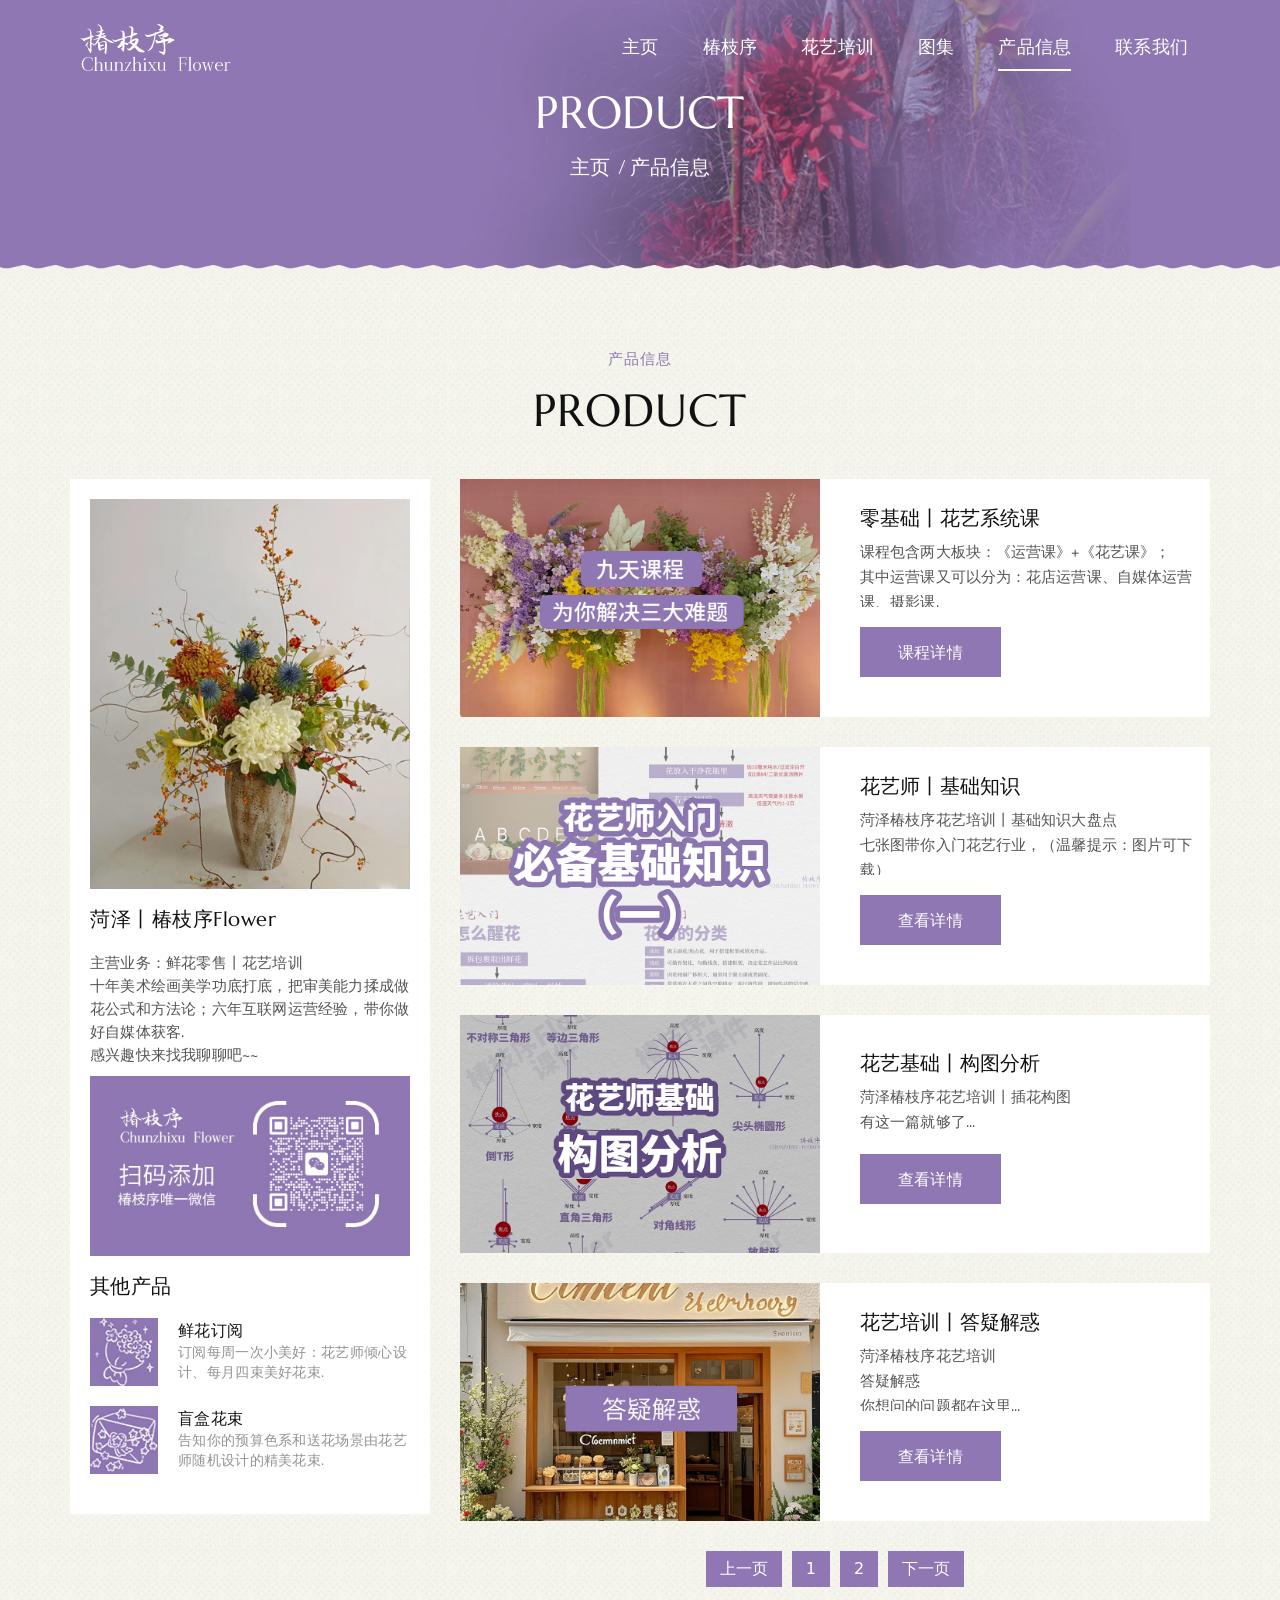
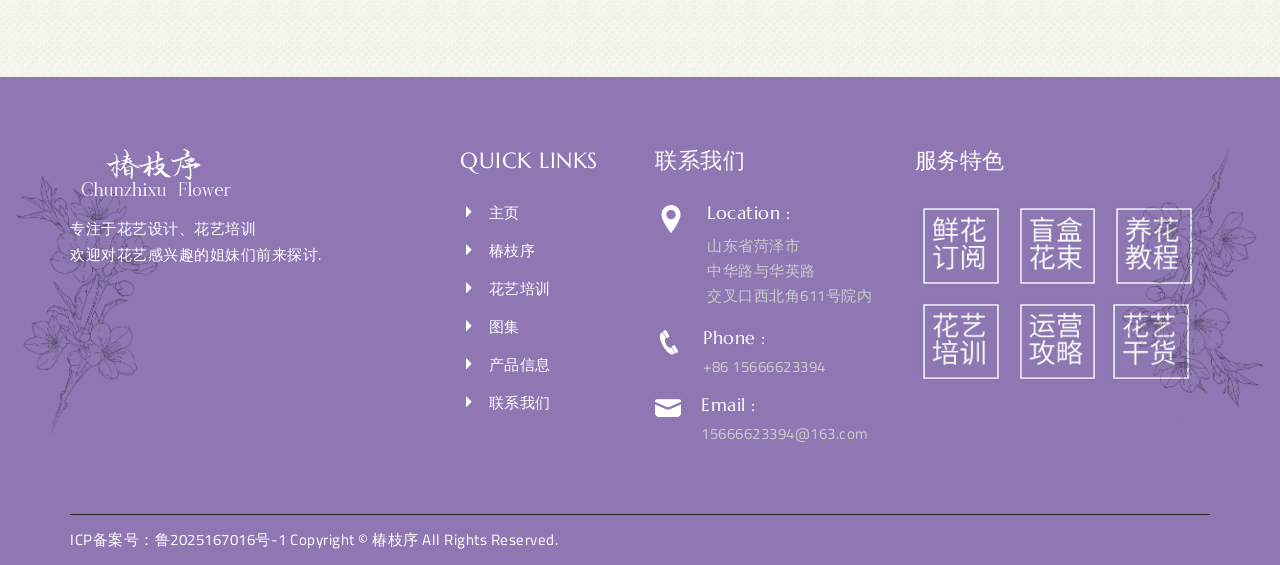
<file: blog.html>
<!DOCTYPE html>
<html lang="en">
<head>
    <meta charset="UTF-8">
    <meta http-equiv="X-UA-Compatible" content="IE=edge">
    <meta name="viewport" content="width=device-width, initial-scale=1.0">
    <title>产品信息丨椿枝序花艺培训</title>
    <link rel="stylesheet" href="css/bootstrap.min.css">
    <link rel="stylesheet" href="css/icofont.min.css">
    <link rel="stylesheet" href="css/owl.carousel.min.css">
    <link rel="stylesheet" href="css/flesscreen.css">
    <link rel="stylesheet" href="css/style.css">
    
    <link rel="icon" href="images/favicon.png" sizes="32x32" />
    <link href="https://fonts.googleapis.com/css2?family=Berkshire+Swash&family=Cairo:wght@200;300;400;500;600;700;800;900&display=swap" rel="stylesheet"> 
    <link href="https://fonts.googleapis.com/css2?family=Marcellus&display=swap" rel="stylesheet"> 
</head>
<body>
  
      <a href="javascript:void(0)" id="backToTop" class="back-to-top" style="display:none;"><i class="icofont-rounded-up"></i></a>
    <section id="tb-slider-cms">
        <div class="tb-herder-cms">
            <div class="container">
                <nav class="navbar navbar-expand-lg navbar-light">
                    <div class="temp">
                        <a class="navbar-brand logo" href="index.html"><img src="images/logo.png" class="img-fluid" alt="navbar-brand"></a>
                        <button class="navbar-toggler" type="button" data-bs-toggle="collapse" data-bs-target="#navbarNav" aria-controls="navbarNav" aria-expanded="false" aria-label="Toggle navigation">
                        <span class="navbar-toggler-icon"></span>
                        </button>
                        <div class="collapse navbar-collapse" id="navbarNav">
                        <ul class="navbar-nav">
                            <li class="nav-item">
                            <a class="nav-link " aria-current="page" href="index.html">主页</a>
                            </li>
                            <li class="nav-item">
                            <a class="nav-link " href="about-us.html">椿枝序</a>
                            </li>
                            <li class="nav-item">
                            <a class="nav-link" href="services.html">花艺培训</a>
                            </li>
                            <li class="nav-item">
                            <a class="nav-link " href="gallery.html">图集</a>
                            </li>
                            <li class="nav-item">
                                <a class="nav-link active" href="blog.html">产品信息</a>
                            </li>
                            <li class="nav-item">
                                <a class="nav-link " href="contact.html">联系我们</a>
                            </li>
                        </ul>
                        </div>
                    </div>
                </nav>
            </div>
        </div>
        <div class="tb-about-us-slider  tb-about-us-slider-images">
            <div class="tb-about-us-slider-image">
                <img src="images/about-us-slider.jpg" class="img-fluid" alt="tb-about-us-slider-image">
                <div class="tb-about-us-slider-text">
                    <h2>Product</h2>
                    <ul>
                        <li><a href="index.html"> 主页</a></li><li><a href="blog.html">产品信息</a></li>
                    </ul>
                </div>
            </div>
        </div>
    </section>
    <section id="tb-blog-page-cms">
        <div class="container" id="tb-blog-cms">
            <div class="tb-custom-title">
                <p>产品信息</p>
                <h2>Product</h2>
            </div>
            <div class="row">
                <div class="col-md-4  tb-blog-order-2">

                    <div class="tb-blog-page-white">
                    <div class="tb-blog-page-resend-post">
                        <div class="tb-blog-page-coffee-images">
                            <img src="images/tb-blog-page-coffee-images-01.jpg" class="img-fluid" alt="tb-blog-page-coffee-images">
                        </div>
                        <div class="tb-blog-page-about-us">
                            <div class="tb-blog-page-about-us-titel">
                                <h2>菏泽丨椿枝序Flower</h2>
                            </div>
                            <p>主营业务：鲜花零售丨花艺培训<br>十年美术绘画美学功底打底，把审美能力揉成做花公式和方法论；六年互联网运营经验，带你做好自媒体获客.<br>感兴趣快来找我聊聊吧~~</p>
                        </div>
					    <div class="tb-blog-page-coffee-images">
                            <img src="images/tb-blog-page-about-us-01.jpg" class="img-fluid" alt="tb-blog-page-coffee-images">
                        </div>
                        <div class="tb-blog-page-resend-post-titel">
                            <h2>其他产品</h2>
                        </div>
                        <div class="tb-blog-page-resend-posts">
                            <div class="tb-blog-page-resend-post-img">
                                <img src="images/tb-about-us-text-icon-02.jpg" class="img-fluid" alt="tb-blog-page-resend-post-img">
                            </div>
                            <div class="tb-blog-page-resend-post-text">
                                <h2>鲜花订阅</h2>
                                <p>订阅每周一次小美好：花艺师倾心设计、每月四束美好花束.</p>
                            </div>
                        </div>
						<div class="tb-blog-page-resend-posts">
                            <div class="tb-blog-page-resend-post-img">
                                <img src="images/tb-about-us-text-icon-03.jpg" class="img-fluid" alt="tb-blog-page-resend-post-img">
                            </div>
                            <div class="tb-blog-page-resend-post-text">
                                <h2>盲盒花束</h2>
                                <p>告知你的预算色系和送花场景由花艺师随机设计的精美花束.</p>
                            </div>
                        </div>
                    </div>

                    </div>




                </div>
                    
                <div class="col-md-8 tb-blog-order-1" id="blog">
                    <div class="tb-blog-section">
                        <div class="row align-items">
                            <div class="col-md-6">
                                <div class="tb-block-images img-wrapper">
                                    <a href="#"><img src="images/tb-blog-images-01.jpg" class="img-fluid" alt="tb-block-images"></a>
                                </div>
                            </div>
                            <div class="col-md-6">
                                <div class="tb-blog-text tb-blog-text-2">
                                    <h2>零基础丨花艺系统课</h2>
                                    <p> 课程包含两大板块：《运营课》+《花艺课》；<br>其中运营课又可以分为：花店运营课、自媒体运营课、摄影课.</p>
                                    <a href="kec-details-1.html">课程详情</a>
                                </div>
                            </div>
                        </div>
                    </div>
                    <div class="tb-blog-section">
                        <div class="row align-items">
                            <div class="col-md-6">
                                <div class="tb-block-images img-wrapper">
                                    <a href="#"><img src="images/tb-blog-images-02.jpg" class="img-fluid" alt="tb-block-images"></a>
                                </div>
                            </div>
                            <div class="col-md-6">
                                <div class="tb-blog-text tb-blog-text-2">
                                    <h2>花艺师丨基础知识</h2>
                                    <p>菏泽椿枝序花艺培训丨基础知识大盘点<br>七张图带你入门花艺行业，（温馨提示：图片可下载）</p>
                                    <a href="kec-details-2.html">查看详情</a>
                                </div>
                            </div>
                        </div>
                    </div>
                    <div class="tb-blog-section">
                        <div class="row align-items">
                            <div class="col-md-6">
                                <div class="tb-block-images img-wrapper">
                                    <a href="#"><img src="images/tb-blog-images-03.jpg" class="img-fluid" alt="tb-block-images"></a>
                                </div>
                            </div>
                            <div class="col-md-6">
                                <div class="tb-blog-text tb-blog-text-2">
                                    <h2>花艺基础丨构图分析</h2>
                                    <p>菏泽椿枝序花艺培训丨插花构图<br>有这一篇就够了...</p>
                                    <a href="kec-details-3.html">查看详情</a>
                                </div>
                            </div>
                        </div>
                    </div>                    

					<div class="tb-blog-section">
                        <div class="row align-items">
                            <div class="col-md-6">
                                <div class="tb-block-images img-wrapper">
                                    <a href="#"><img src="images/tb-blog-images-06.jpg" class="img-fluid" alt="tb-block-images"></a>
                                </div>

                            </div>
                            <div class="col-md-6">
                                <div class="tb-blog-text tb-blog-text-2">
                                    <h2>花艺培训丨答疑解惑</h2>
                                    <p>菏泽椿枝序花艺培训<br>答疑解惑<br>你想问的问题都在这里...</p>
                                    <a href="kec-details-5.html">查看详情</a>
                                </div>
                            </div>
                        </div>
                    </div>
					
					<div style="margin: 10px auto; display: flex; justify-content: center;">
					    <div style="background-color: #8e77b2;padding: 6px 14px;margin: 0 5px;box-sizing:border-box;">
							<div class="tb-blog-text tb-blog-text-2">
				            	<a style="font-size: 16px;color: #ffffff;text-align: center; text-decoration-line: none;">上一页</a>
				            </div>
			            </div>
					    <div style="background-color: #8e77b2;padding: 6px 14px;margin: 0 5px;box-sizing:border-box;">
							<div class="tb-blog-text tb-blog-text-2">
				            	<a href="blog.html" style="font-size: 16px;color: #ffffff;text-align: center; text-decoration-line: none;">1</a>
				            </div>
			            </div>
						<div style="background-color: #8e77b2;padding: 6px 14px;margin: 0 5px;box-sizing:border-box;">
							<div class="tb-blog-text tb-blog-text-2">
				            	<a href="blog-2.html" style="font-size: 16px;color: #ffffff;text-align: center; text-decoration-line: none;">2</a>
				            </div>
			            </div>
			            <div style="background-color: #8e77b2;padding: 6px 14px;margin: 0 5px;box-sizing:border-box;">
							<div class="tb-blog-text tb-blog-text-2">
				            	<a href="blog-2.html" style="font-size: 16px;color: #ffffff;text-align: center; text-decoration-line: none;">下一页</a>
				            </div>
			            </div>
	                </div>
					
                </div>
            </div>
        </div>
    </section>
  
    <footer id="tb-footer-cms">
        <div class="container">
            <div class="tb-footer-border">
                <div class="row">
                    <div class="col-lg-4">
                        <div class="tb-footer-logo-text">
                            <a href="index.html"><img src="images/logo2.png" class="img-fluid" alt="tb-footer-logo-text"></a>
                            <p>专注于花艺设计、花艺培训<br>欢迎对花艺感兴趣的姐妹们前来探讨.</p>
                        </div>
                    </div>
                    <div class="col-lg-8">
                        <div class="row">
                            <div class="col-lg-3 footer-toggle-menu">
                                <div class="tb-footer-manu">
                                    <h2>Quick Links</h2>
                                    <ul class="list-unstyled">
                                        <li><a href="index.html"><i class="icofont-caret-right"></i>主页</a></li>
                                        <li><a href="about-us.html"><i class="icofont-caret-right"></i>椿枝序</a></li>
                                        <li><a href="services.html"><i class="icofont-caret-right"></i>花艺培训</a></li>
                                        <li><a href="gallery.html"><i class="icofont-caret-right"></i>图集</a></li>
                                        <li><a href="blog.html"><i class="icofont-caret-right"></i>产品信息</a></li>
                                        <li><a href="contact.html"><i class="icofont-caret-right"></i>联系我们</a></li>
                                    </ul>
                                </div>
                            </div>    
                            <div class="col-lg-4 footer-toggle-menu">
                                <div class="tb-footer-contectus tb-footer-manu">
                                    <h2>联系我们</h2>
                                    <ul class="list-unstyled">
                                        <li>
                                            <div class="tb-footer-contect-section">
                                                <div class="tb-footer-contect-icon">
                                                    <i class="icofont-location-pin"></i>
                                                </div>
                                                <div class="tb-footer-contect-text">
                                                    <h3>Location :</h3>
                                                    <p>山东省菏泽市 <br> 中华路与华英路 <br> 交叉口西北角611号院内</p>
                                                </div>
                                            </div>
                                        </li>
                                        <li>
                                            <div class="tb-footer-contect-section">
                                                <div class="tb-footer-contect-icon">
                                                    <i class="icofont-phone call"></i>
                                                </div>
                                                <div class="tb-footer-contect-text">
                                                    <h3>Phone :</h3>
                                                    <a href="tel:15666623394">+86 15666623394</a>
                                                </div>
                                            </div>
                                        </li>
                                        <li>
                                            <div class="tb-footer-contect-section">
                                                <div class="tb-footer-contect-icon">
                                                    <i class="icofont-ui-message email"></i>
                                                </div>
                                                <div class="tb-footer-contect-text">
                                                    <h3>Email :</h3>
                                                    <a href="mailto:15666623394@163.com">15666623394@163.com</a>
                                                </div>
                                            </div>
                                        </li>
                                    </ul>
                                </div>
                            </div>  
                            <div class="col-lg-5 footer-toggle-menu">
                                <div class="tb-footer-instagram tb-footer-manu tb-footer-instagram-2">
                                    <h2>服务特色</h2>
                                    <ul class="list-unstyled">
                                        <li class="tb-footer-instagram-img">
                                            <img src="images/tb-footer-instagram-img-01.jpg" class="img-fluid" alt="tb-footer-instagram-img">
                                            <a href="#"><i class="#图标#"></i></a>
                                        </li>
                                        <li class="tb-footer-instagram-img">
                                            <img src="images/tb-footer-instagram-img-02.jpg" class="img-fluid" alt="tb-footer-instagram-img">
                                            <a href="#"><i class="#图标#"></i></a>
                                        </li>
                                        <li class="tb-footer-instagram-img">
                                            <img src="images/tb-footer-instagram-img-03.jpg" class="img-fluid" alt="tb-footer-instagram-img">
                                            <a href="#"><i class="#图标#"></i></a>
                                        </li>
                                        <li class="tb-footer-instagram-img">
                                            <img src="images/tb-footer-instagram-img-04.jpg" class="img-fluid" alt="tb-footer-instagram-img">
                                            <a href="#"><i class="#图标#"></i></a>
                                        </li>
                                        <li class="tb-footer-instagram-img">
                                            <img src="images/tb-footer-instagram-img-05.jpg" class="img-fluid" alt="tb-footer-instagram-img">
                                            <a href="#"><i class="#图标#"></i></a>
                                        </li>
                                        <li class="tb-footer-instagram-img">
                                            <img src="images/tb-footer-instagram-img-06.jpg" class="img-fluid" alt="tb-footer-instagram-img">
                                            <a href="#"><i class="#图标#"></i></a>
                                        </li>
                                    </ul>
                                </div>
                            </div>  
                        </div>
                        
                    </div>
                </div>
            </div>
            <div class="tb-sub-footer">
                <div class="tb-footer-copywrite">
                    <p>ICP备案号：鲁2025167016号-1  Copyright © 椿枝序 All Rights Reserved.</a></p>
                </div>
                <div class="tb-footer-social-icon">
                    <ul>
                        <li><a href="#"><i class="icofont-#图标#"></i></a></li>
                        <li><a href="#"><i class="icofont-#图标#"></i></a></li>
                    </ul>
                </div>
            </div>
        </div>
    </footer>



        <script src="js/jquery-slim.min.js"></script>
        <script src="js/jQuery.min.js"></script>
        <script src="js/owl.carousel.min.js"></script>
        <script src="js/costom.js"></script>
        <script src="js/bootstrap.min.js"></script>

</body>
</html>
</file>
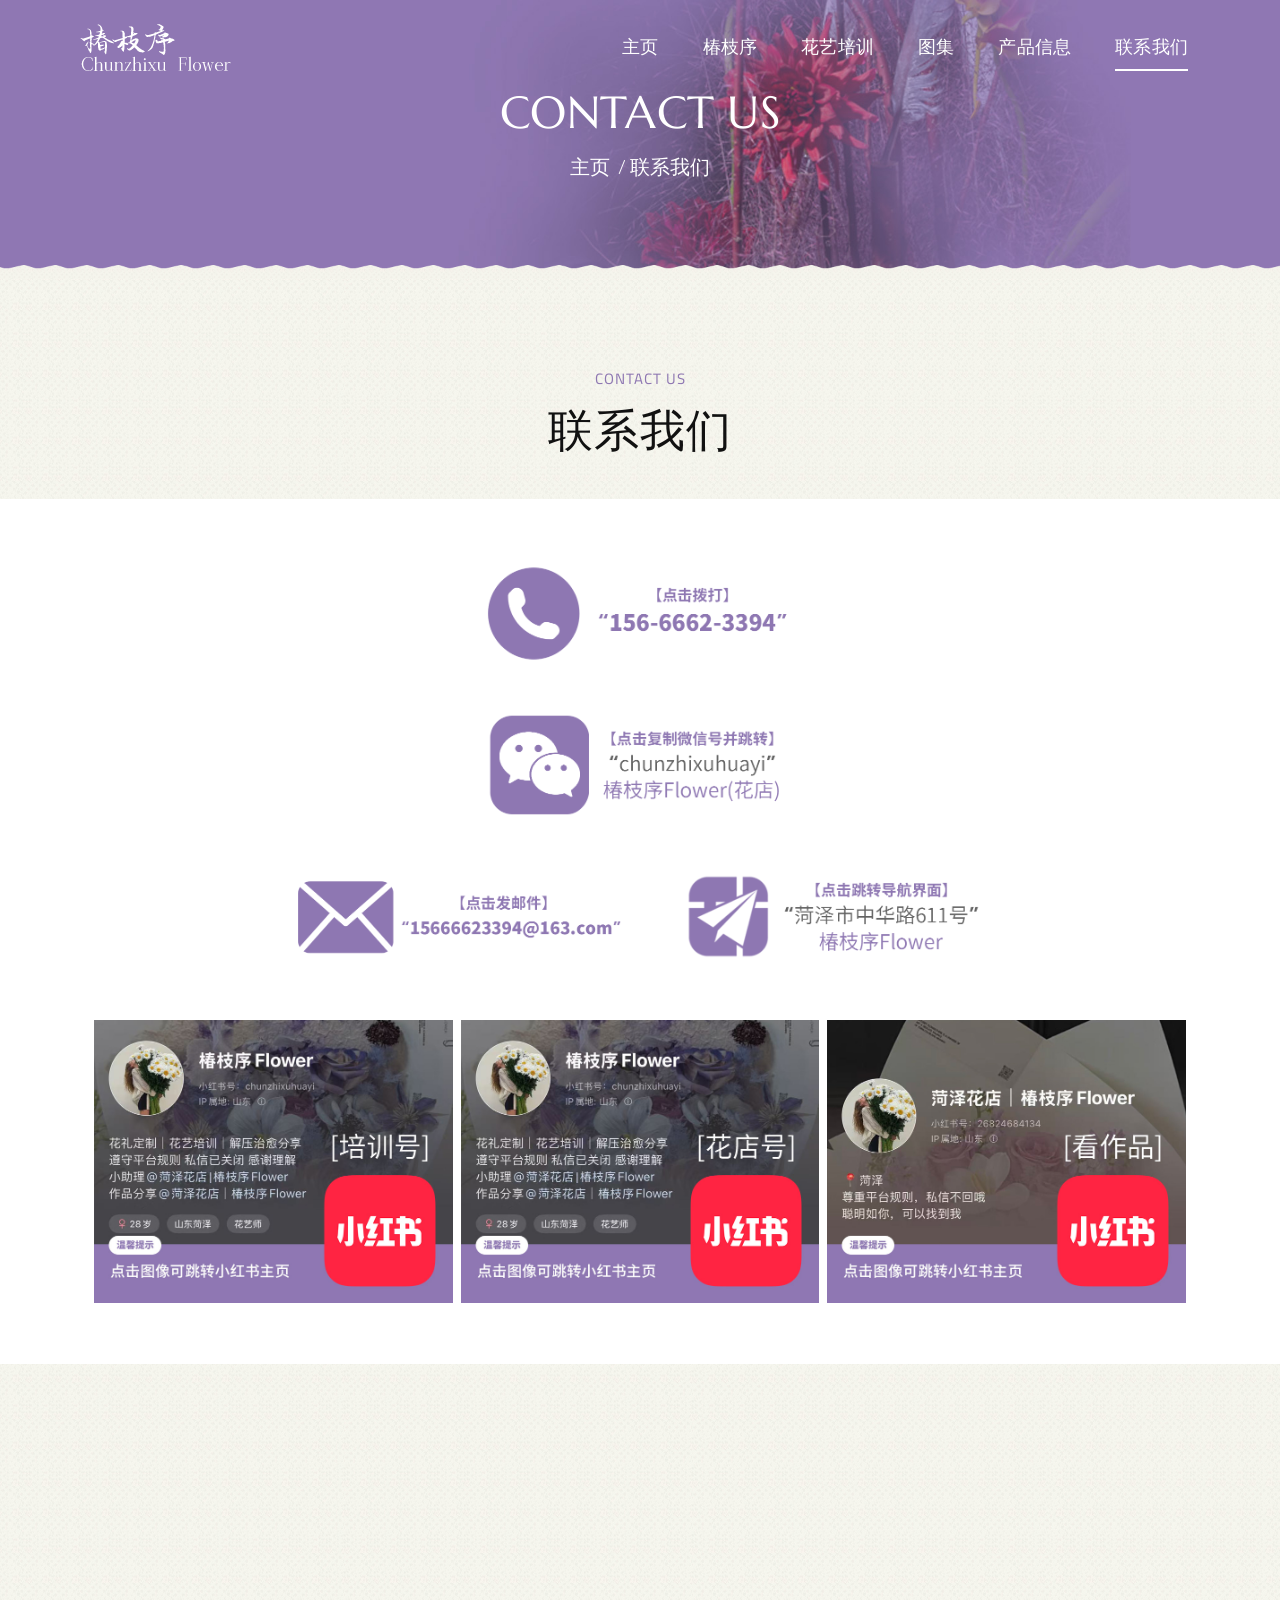
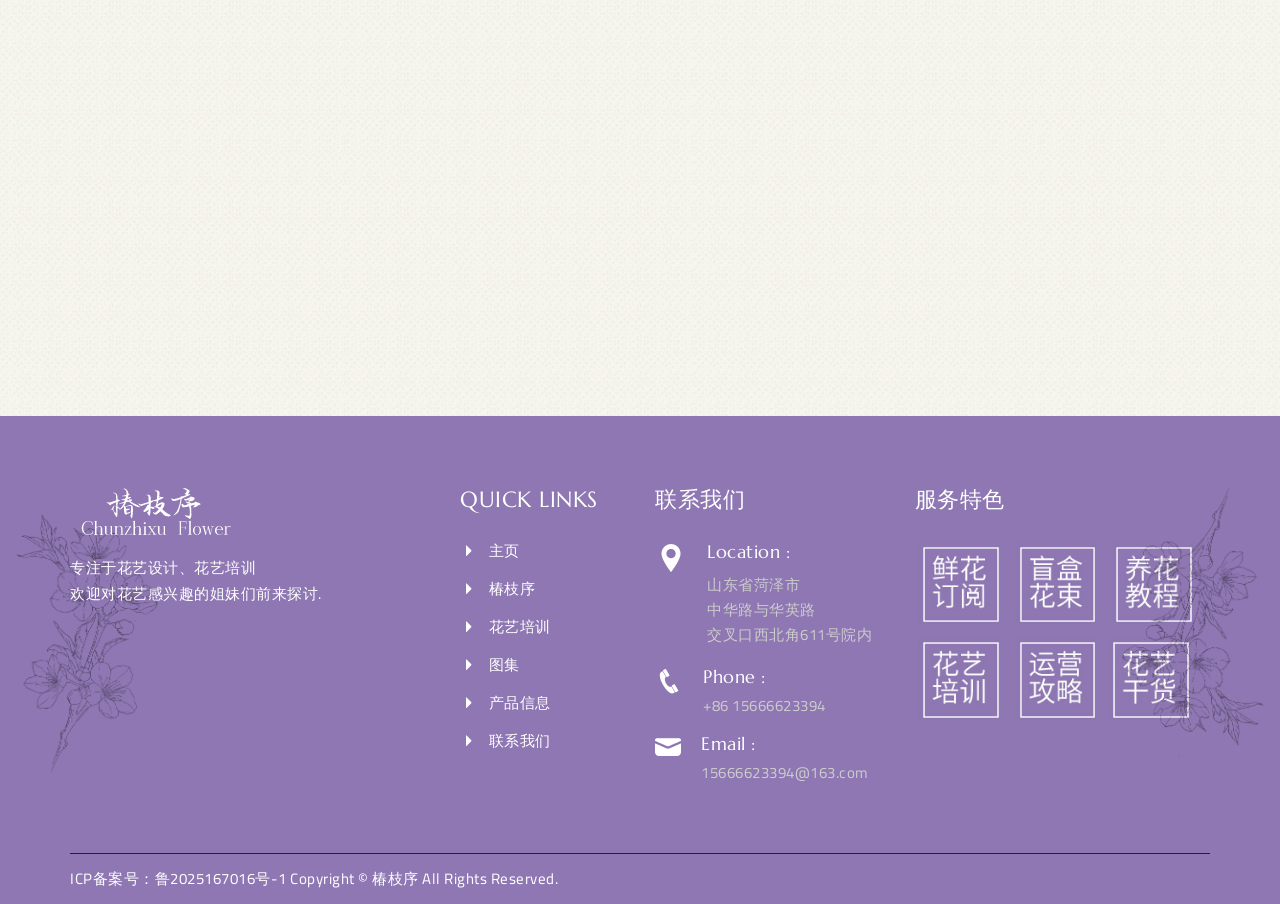
<file: contact.html>
<!DOCTYPE html>
<html lang="en">
<head>
    <meta charset="UTF-8">
    <meta http-equiv="X-UA-Compatible" content="IE=edge">
    <meta name="viewport" content="width=device-width, initial-scale=1.0">
	<link rel="stylesheet" href="https://a.amap.com/jsapi_demos/static/demo-center/css/demo-center.css" />
    <title>联系我们丨菏泽椿枝序花艺</title>
	
    <style>
        html,
        body,
        #container {
          width: 100%;
          height: 500px;
        }
		
		.amap-icon img {
            width: 25px;
            height: 34px;
        }

        .amap-marker-label{
            border: 0;
            background-color: transparent;
        }

        .info{
            position: relative;
            margin:0;
            top: 0;
            right: 0;
            min-width: 0;
        }
    </style>

    <link rel="stylesheet" href="css/bootstrap.min.css">
    <link rel="stylesheet" href="css/icofont.min.css">
    <link rel="stylesheet" href="css/owl.carousel.min.css">
    <link rel="stylesheet" href="css/flesscreen.css">
    <link rel="stylesheet" href="css/style.css">
    
    <link rel="icon" href="images/favicon.png" sizes="32x32" />
    <link href="https://fonts.googleapis.com/css2?family=Berkshire+Swash&family=Cairo:wght@200;300;400;500;600;700;800;900&display=swap" rel="stylesheet"> 
    <link href="https://fonts.googleapis.com/css2?family=Marcellus&display=swap" rel="stylesheet"> 
	<!-- 复制微信号 -->
 <script type="text/javascript">
    function copyUrl2()
        {
            var Url2=document.getElementById("biao1").innerText;
            var oInput = document.createElement('input');
            oInput.value = Url2;
            document.body.appendChild(oInput);
            oInput.select(); // 选择对象
            document.execCommand("Copy"); // 执行浏览器复制命令
            oInput.className = 'oInput';
            oInput.style.display='none';
            alert('您已成功复制客服微信号chunzhixuhuayi，请前往微信添加！');//复制后提示语
            window.location.href="weixin://";//打开微信
        }
</script> 


</head>
<body>
    <a href="javascript:void(0)" id="backToTop" class="back-to-top" style="display:none;"><i class="icofont-rounded-up"></i></a>
    <section id="tb-slider-cms">
        <div class="tb-herder-cms">
            <div class="container">
                <nav class="navbar navbar-expand-lg navbar-light">
                    <div class="temp">
                        <a class="navbar-brand logo" href="index.html"><img src="images/logo.png" class="img-fluid" alt="navbar-brand"></a>
                        <button class="navbar-toggler" type="button" data-bs-toggle="collapse" data-bs-target="#navbarNav" aria-controls="navbarNav" aria-expanded="false" aria-label="Toggle navigation">
                        <span class="navbar-toggler-icon"></span>
                        </button>
                        <div class="collapse navbar-collapse" id="navbarNav">
                        <ul class="navbar-nav">
                            <li class="nav-item">
                            <a class="nav-link " aria-current="page" href="index.html">主页</a>
                            </li>
                            <li class="nav-item">
                            <a class="nav-link " href="about-us.html">椿枝序</a>
                            </li>
                            <li class="nav-item">
                            <a class="nav-link" href="services.html">花艺培训</a>
                            </li>
                            <li class="nav-item">
                            <a class="nav-link " href="gallery.html">图集</a>
                            </li>
                            <li class="nav-item">
                                <a class="nav-link " href="blog.html">产品信息</a>
                            </li>
                            <li class="nav-item">
                                <a class="nav-link active" href="contact.html">联系我们</a>
                            </li>
                        </ul>
                        </div>
                    </div>
                </nav>
            </div>
        </div>
        <div class="tb-about-us-slider  tb-about-us-slider-images m-0">
            <div class="tb-about-us-slider-image">
                <img src="images/about-us-slider.jpg" class="img-fluid" alt="tb-about-us-slider-image">
                <div class="tb-about-us-slider-text">
                    <h2>Contact US</h2>
                    <ul>
                        <li><a href="index.html"> 主页</a></li><li><a href="contact.html">联系我们</a></li>
                    </ul>
                </div>
            </div>
        </div>
    </section>
	
	
<section id="tb-blog-page-cms" class="tb-contact-page-margin">
    <div class="container" id="tb-blog-cms">
        <div class="tb-custom-title">
            <p>Contact Us</p>
            <h2>联系我们</h2>
        </div>
    </div>
	<div id="tb-brandlogo-cms">
        <div class="container">
        <div>
            <div style="margin: 10px;">
        		<div data-op="division" style="display: flex;justify-content: center;align-items: center;margin-top: 15px;" >
	        		<div style="width: 32%;margin:0px 10px;box-sizing:border-box;max-width:32% !important;" data-width="32%">
	        			<a href="tel:15666623394">
	        			<img style="width: 100%;display: block;vertical-align:baseline;box-sizing:border-box;max-width:100% !important;" src="images/dianhua.png" data-width="100%"/></a>
	        		</div>
	        	</div>
        	</div>            <div style="margin: 10px;">
        		<div data-op="division" style="display: flex;justify-content: center;align-items: center;margin-top: 15px;" >
	        		<div style="width: 32%;margin:0px 10px;box-sizing:border-box;max-width:32% !important;" data-width="32%">
        				<a href="#"><img style="width: 100%;display: block;vertical-align:baseline;box-sizing:border-box;max-width:100% !important;" src="images/weixin.png" data-width="100%" onclick="copyUrl2()"/>
        				<p style="display:none;" cols="20" id="biao1">chunzhixuhuayi</p>
        				</a>
        			</div>
					
					
	        		
	        	</div>
        	</div>
        	<div style="margin: 10px;">
        		<div data-op="division" style="display: flex;justify-content: center;align-items: center;margin-top: 15px;" >
        			<div style="width: 32%;margin:0px 10px;box-sizing:border-box;max-width:32% !important;" data-width="32%">
	        			<a href="mailto:15666623394@163.com">
	        			<img style="width: 100%;display: block;vertical-align:baseline;box-sizing:border-box;max-width:100% !important;" src="images/youxiang.png" data-width="100%" /></a>
	        		</div>
	        		<div style="width: 32%;margin:0px 10px;box-sizing:border-box;max-width:32% !important;" data-width="32%">
	        			<a href="https://uri.amap.com/marker?position=115.489822,35.233129&name=椿枝序Flower&src=mypage&coordinate=gaode&callnative=0">
	        			<img style="width: 100%;display: block;vertical-align:baseline;box-sizing:border-box;max-width:100% !important;" src="images/daohang.png" data-width="100%" /></a>
	        		</div>
        		</div>
        	</div>
	        <div style="margin: 10px;">
	        	<div data-op="division" style="display: flex;justify-content: center;align-items: center;margin-top: 15px;" hm_fix="337:348">
	        		<div style="width: 32%;margin:20px 4px;box-sizing:border-box;max-width:32% !important;" data-width="32%">
	        			<a href="https://www.xiaohongshu.com/user/profile/62df49aa000000001f0042d7?xsec_token=ABWmyPfh1nIdFckeS4YXPTdf2e4GPpPuQp7W250FF4VEs%3D&xsec_source=pc_search">
	        			<img style="width: 100%;display: block;vertical-align:baseline;box-sizing:border-box;max-width:100% !important;" src="images/redbook3.jpg" data-width="100%"/></a>
	        		</div>
	        		<div style="width: 32%;margin:20px 4px;box-sizing:border-box;max-width:32% !important;" data-width="32%">
		        		<a href="https://www.xiaohongshu.com/user/profile/68db81bd0000000037007931?channel_type=web_note_detail_r10&parent_page_channel_type=web_profile_board&xsec_token=AB9fr0IGSxGPkF-pw--Kg9HJ6fyDKejCr1k0j1ycNYcRw=&xsec_source=pc_note">
		        		<img style="width: 100%;display: block;vertical-align:baseline;box-sizing:border-box;max-width:100% !important;" src="images/redbook1.jpg" data-width="100%"/></a>
		        	</div>
		        	<div style="width: 32%;margin:20px 4px;box-sizing:border-box;max-width:32% !important;" data-width="32%">
		        		<a href="https://www.xiaohongshu.com/user/profile/68fce46e000000003702dfb1?xsec_token=ABS_gtsD0rycDbXuFaXSpUv9lSGuCmjZppXHDwbYyGczg=&xsec_source=pc_search">
		        		<img style="width: 100%;display: block;vertical-align:baseline;box-sizing:border-box;max-width:100% !important;" src="images/redbook2.jpg" data-width="100%"/></a>
	        		</div>
	        	</div>
	        </div>
        </div>
			
			
			
			
			
			

        </div>
    </div>	
 </section>	
 
<div id="container"></div>
     <!-- 加载地图JSAPI脚本 -->
<script src="https://webapi.amap.com/maps?v=2.0&key=26dd093d1816d99b6dccddb596cd0744"></script>
<script>
    var map = new AMap.Map('container', {
        viewMode: '3D', // 默认使用 2D 模式，如果希望使用带有俯仰角的 3D 模式，请设置 viewMode: '3D'
        zoom:18, // 初始化地图层级
        center: [115.489822,35.233129] // 初始化地图中心点
    });
	
    const position = new AMap.LngLat(115.489822,35.233129); //Marker 经纬度
    var marker = new AMap.Marker({
        position: map.getCenter(),
        icon: 'images/map-marker.png',
        anchor:'bottom-center',
        offset: new AMap.Pixel(0, 0)
    });

    marker.setMap(map);

    // 设置鼠标划过点标记显示的文字提示
    marker.setTitle('菏泽丨椿枝序Flower');

    // 设置label标签
    // label默认蓝框白底左上角显示，样式className为：amap-marker-label
    marker.setLabel({
        direction:'right',
        offset: new AMap.Pixel(10, 0),  //设置文本标注偏移量
        content: "<div class='info'>菏泽丨椿枝序Flower</div>", //设置文本标注内容
    });
	
</script>

	


    <footer id="tb-footer-cms">
        <div class="container">
            <div class="tb-footer-border">
                <div class="row">
                    <div class="col-lg-4">
                        <div class="tb-footer-logo-text">
                            <a href="index.html"><img src="images/logo2.png" class="img-fluid" alt="tb-footer-logo-text"></a>
                            <p>专注于花艺设计、花艺培训<br>欢迎对花艺感兴趣的姐妹们前来探讨.</p>
                        </div>
                    </div>
                    <div class="col-lg-8">
                        <div class="row">
                            <div class="col-lg-3 footer-toggle-menu">
                                <div class="tb-footer-manu">
                                    <h2>Quick Links</h2>
                                    <ul class="list-unstyled">
                                        <li><a href="index.html"><i class="icofont-caret-right"></i>主页</a></li>
                                        <li><a href="about-us.html"><i class="icofont-caret-right"></i>椿枝序</a></li>
                                        <li><a href="services.html"><i class="icofont-caret-right"></i>花艺培训</a></li>
                                        <li><a href="gallery.html"><i class="icofont-caret-right"></i>图集</a></li>
                                        <li><a href="blog.html"><i class="icofont-caret-right"></i>产品信息</a></li>
                                        <li><a href="contact.html"><i class="icofont-caret-right"></i>联系我们</a></li>
                                    </ul>
                                </div>
                            </div>   
                            <div class="col-lg-4 footer-toggle-menu">
                                <div class="tb-footer-contectus tb-footer-manu">
                                    <h2>联系我们</h2>
                                    <ul class="list-unstyled">
                                        <li>
                                            <div class="tb-footer-contect-section">
                                                <div class="tb-footer-contect-icon">
                                                    <i class="icofont-location-pin"></i>
                                                </div>
                                                <div class="tb-footer-contect-text">
                                                    <h3>Location :</h3>
                                                    <p>山东省菏泽市 <br> 中华路与华英路 <br> 交叉口西北角611号院内</p>
                                                </div>
                                            </div>
                                        </li>
                                        <li>
                                            <div class="tb-footer-contect-section">
                                                <div class="tb-footer-contect-icon">
                                                    <i class="icofont-phone call"></i>
                                                </div>
                                                <div class="tb-footer-contect-text">
                                                    <h3>Phone :</h3>
                                                    <a href="tel:15666623394">+86 15666623394</a>
                                                </div>
                                            </div>
                                        </li>
                                        <li>
                                            <div class="tb-footer-contect-section">
                                                <div class="tb-footer-contect-icon">
                                                    <i class="icofont-ui-message email"></i>
                                                </div>
                                                <div class="tb-footer-contect-text">
                                                    <h3>Email :</h3>
                                                    <a href="mailto:15666623394@163.com">15666623394@163.com</a>
                                                </div>
                                            </div>
                                        </li>
                                    </ul>
                                </div>
                            </div>  
                            <div class="col-lg-5 footer-toggle-menu">
                                <div class="tb-footer-instagram tb-footer-manu tb-footer-instagram-2">
                                    <h2>服务特色</h2>
                                    <ul class="list-unstyled">
                                        <li class="tb-footer-instagram-img">
                                            <img src="images/tb-footer-instagram-img-01.jpg" class="img-fluid" alt="tb-footer-instagram-img">
                                            <a href="#"><i class="#图标#"></i></a>
                                        </li>
                                        <li class="tb-footer-instagram-img">
                                            <img src="images/tb-footer-instagram-img-02.jpg" class="img-fluid" alt="tb-footer-instagram-img">
                                            <a href="#"><i class="#图标#"></i></a>
                                        </li>
                                        <li class="tb-footer-instagram-img">
                                            <img src="images/tb-footer-instagram-img-03.jpg" class="img-fluid" alt="tb-footer-instagram-img">
                                            <a href="#"><i class="#图标#"></i></a>
                                        </li>
                                        <li class="tb-footer-instagram-img">
                                            <img src="images/tb-footer-instagram-img-04.jpg" class="img-fluid" alt="tb-footer-instagram-img">
                                            <a href="#"><i class="#图标#"></i></a>
                                        </li>
                                        <li class="tb-footer-instagram-img">
                                            <img src="images/tb-footer-instagram-img-05.jpg" class="img-fluid" alt="tb-footer-instagram-img">
                                            <a href="#"><i class="#图标#"></i></a>
                                        </li>
                                        <li class="tb-footer-instagram-img">
                                            <img src="images/tb-footer-instagram-img-06.jpg" class="img-fluid" alt="tb-footer-instagram-img">
                                            <a href="#"><i class="#图标#"></i></a>
                                        </li>
                                    </ul>
                                </div>
                            </div>  
                        </div>
                        
                    </div>
                </div>
            </div>
            <div class="tb-sub-footer">
                <div class="tb-footer-copywrite">
                    <p>ICP备案号：鲁2025167016号-1  Copyright © 椿枝序 All Rights Reserved.</a></p>
                </div>
                <div class="tb-footer-social-icon">
                    <ul>
                        <li><a href="#"><i class="icofont-#图标#"></i></a></li>
                        <li><a href="#"><i class="icofont-#图标#"></i></a></li>
                    </ul>
                </div>
            </div>
        </div>
    </footer>



        <script src="js/jquery-slim.min.js"></script>
        <script src="js/jQuery.min.js"></script>
        <script src="js/owl.carousel.min.js"></script>
        <script src="js/costom.js"></script>
        <script src="js/bootstrap.min.js"></script>
        <script src="js/ajax-mail.js"></script>
	<script>
        $('#blog').owlCarousel({
            // loop:true,
            margin:30,
            autoplay:true,
            autoplayTimeout:5000,
            autoplayHoverPause:true,
            nav:true,
            dots:false,
            responsive:{
                0:{
                    items:1
                },
                576:{
                    items:2
                },
                991:{
                    items:2
                },
                992:{
                    items:3
                }
            }
        })
    </script>
    
    <script>
        $('#brandlogo').owlCarousel({
            loop:true,
            margin:30,
            autoplay:true,
            autoplayTimeout:5000,
            autoplayHoverPause:true,
            nav:true,
            dots:false,
            responsive:{
                0:{
                    items:2
                },
                576:{
                    items:3
                },
                992:{
                    items:4
                },
                1200:{
                    items:5
                }
            }
        })
    </script>
</body>
</html>
</file>
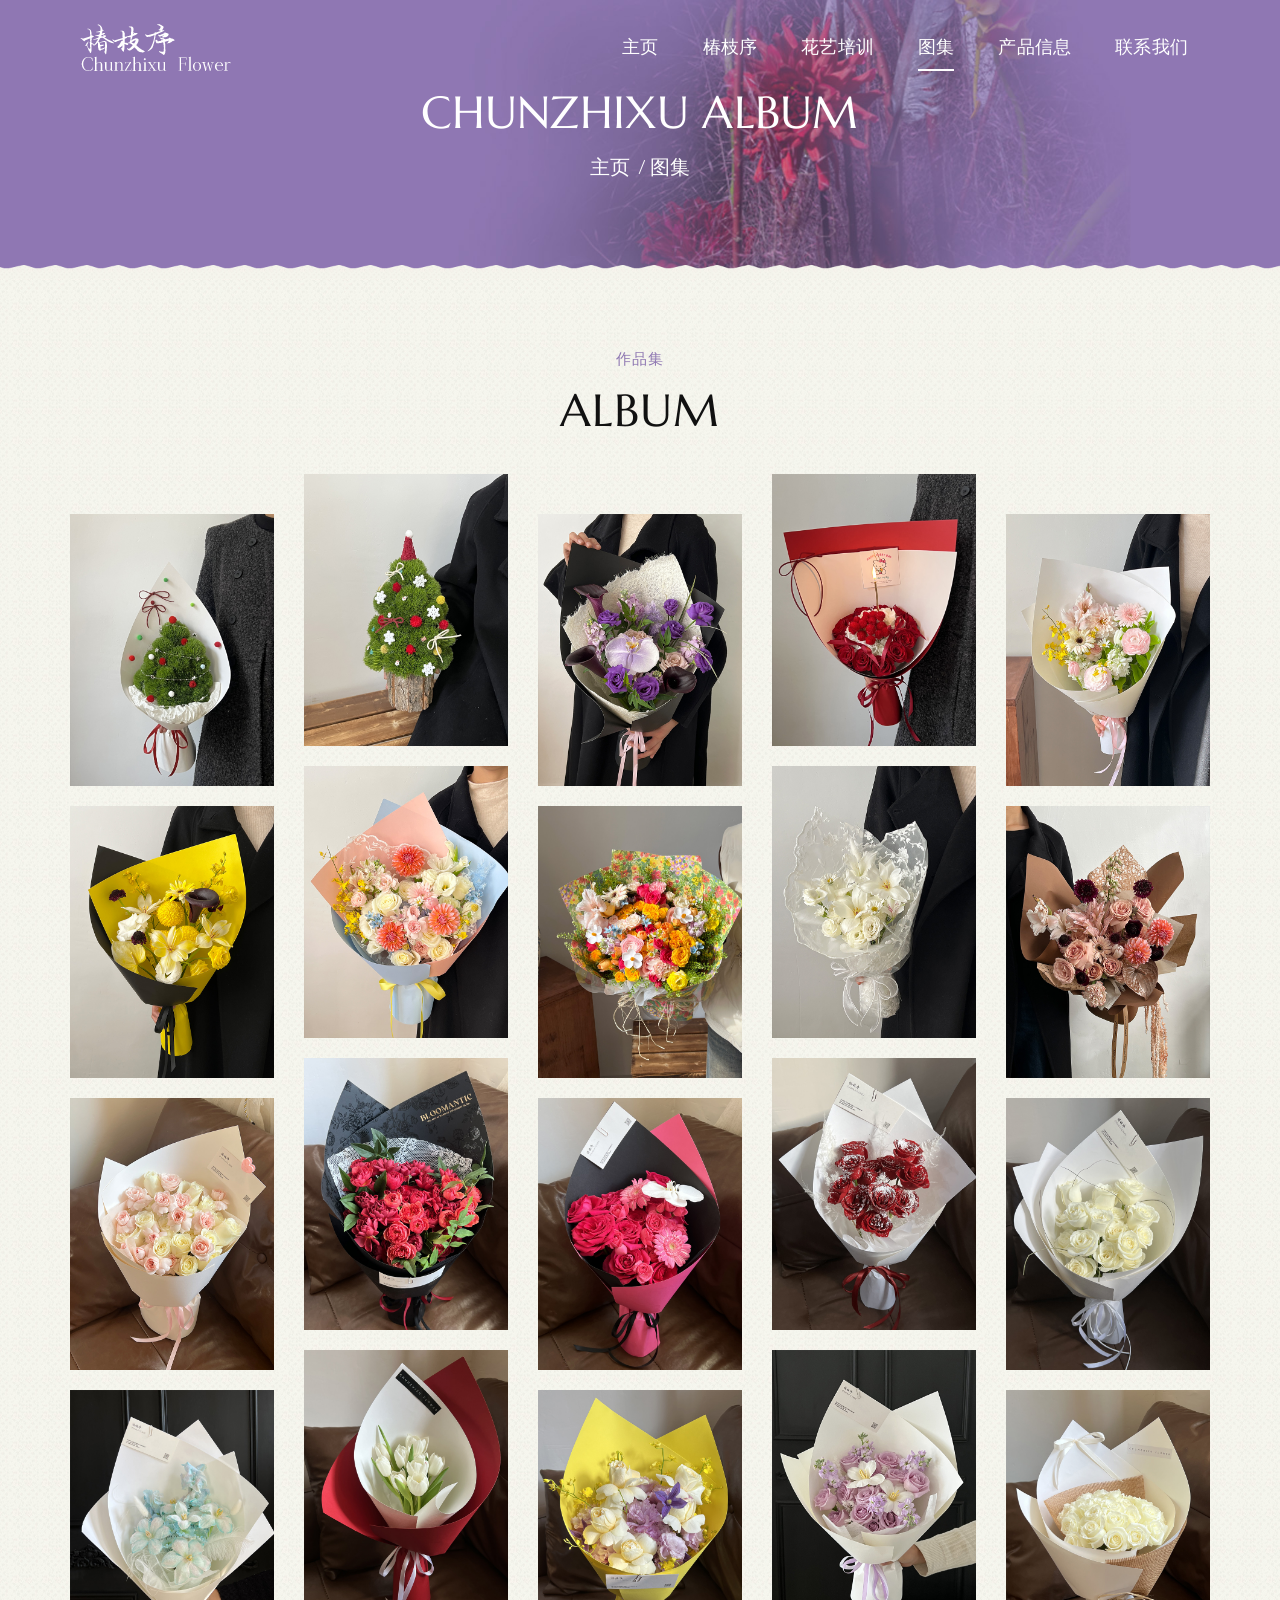
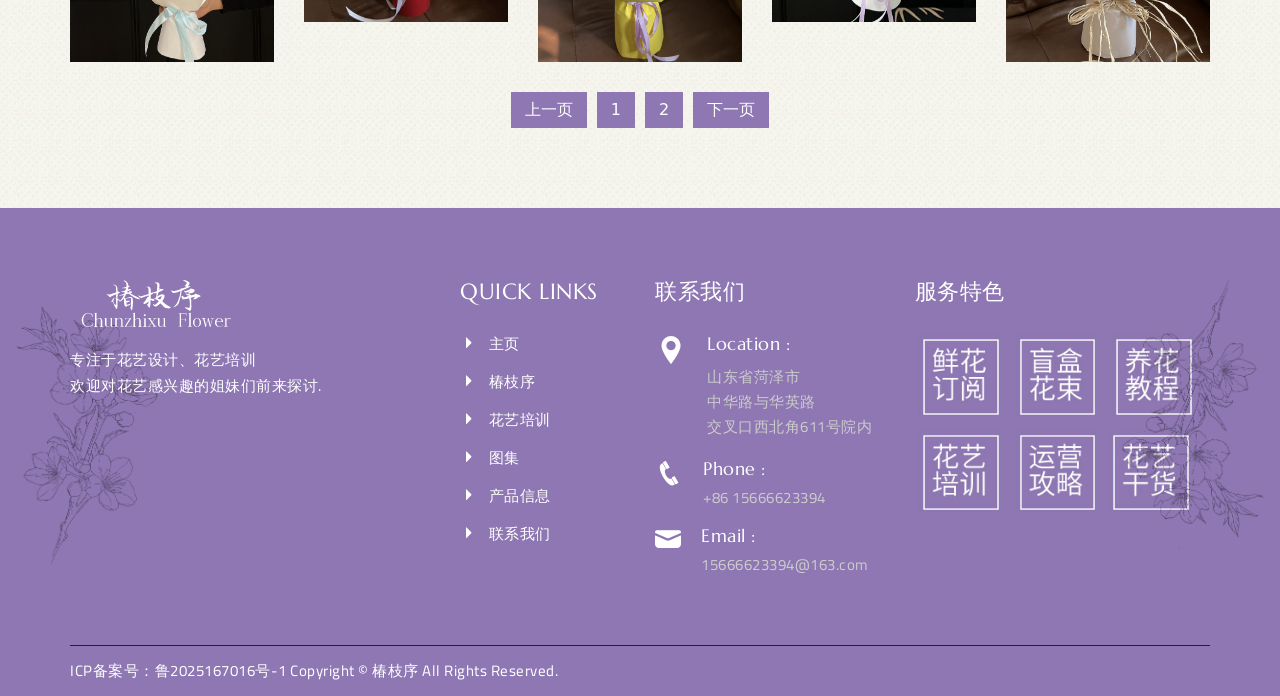
<file: gallery.html>
<!DOCTYPE html>
<html lang="en">
<head>
    <meta charset="UTF-8">
    <meta http-equiv="X-UA-Compatible" content="IE=edge">
    <meta name="viewport" content="width=device-width, initial-scale=1.0">
    <title>图集丨椿枝序花艺</title>
    <link rel="stylesheet" href="css/bootstrap.min.css">
    <link rel="stylesheet" href="css/icofont.min.css">
    <link rel="stylesheet" href="css/owl.carousel.min.css">
    <link rel="stylesheet" href="css/flesscreen.css">
    <link rel="stylesheet" href="css/style.css">
    
    <link rel="icon" href="images/favicon.png" sizes="32x32" />
    <link href="https://fonts.googleapis.com/css2?family=Berkshire+Swash&family=Cairo:wght@200;300;400;500;600;700;800;900&display=swap" rel="stylesheet"> 
    <link href="https://fonts.googleapis.com/css2?family=Marcellus&display=swap" rel="stylesheet"> 
</head>
<body>

      <a href="javascript:void(0)" id="backToTop" class="back-to-top" style="display:none;"><i class="icofont-rounded-up"></i></a>
    <section id="tb-slider-cms">
        <div class="tb-herder-cms">
            <div class="container">
                <nav class="navbar navbar-expand-lg navbar-light">
                    <div class="temp">
                        <a class="navbar-brand logo" href="index.html"><img src="images/logo.png" class="img-fluid" alt="navbar-brand"></a>
                        <button class="navbar-toggler" type="button" data-bs-toggle="collapse" data-bs-target="#navbarNav" aria-controls="navbarNav" aria-expanded="false" aria-label="Toggle navigation">
                        <span class="navbar-toggler-icon"></span>
                        </button>
                        <div class="collapse navbar-collapse" id="navbarNav">
                        <ul class="navbar-nav">
                            <li class="nav-item">
                            <a class="nav-link" aria-current="page" href="index.html">主页</a>
                            </li>
                            <li class="nav-item">
                            <a class="nav-link " href="about-us.html">椿枝序</a>
                            </li>
                            <li class="nav-item">
                            <a class="nav-link" href="services.html">花艺培训</a>
                            </li>
                            <li class="nav-item">
                            <a class="nav-link active" href="gallery.html">图集</a>
                            </li>
                            <li class="nav-item">
                                <a class="nav-link " href="blog.html">产品信息</a>
                            </li>
                            <li class="nav-item">
                                <a class="nav-link " href="contact.html">联系我们</a>
                            </li>
                        </ul>
                        </div>
                    </div>
                </nav>
            </div>
        </div>
        <div class="tb-about-us-slider  tb-about-us-slider-images">
            <div class="tb-about-us-slider-image">
                <img src="images/about-us-slider.jpg" class="img-fluid" alt="tb-about-us-slider-image">
                <div class="tb-about-us-slider-text">
                    <h2>CHUNZHIXU ALBUM</h2>
                    <ul>
                        <li><a href="index.html"> 主页</a></li><li><a href="gallery.html">图集</a></li>
                    </ul>
                </div>
            </div>
        </div>
    </section>
    <section id="tb-blog-page-cms" class="tb-gallery-page">
        <div class="container" id="tb-gallery-cms">
            <div class="tb-custom-title">
                <p>作品集</p>
                <h2>ALBUM</h2>
            </div>
            <div id="gallery">
                <div class="row">
                    <div class="col-md-2">
                        <div class="tb-gallery-images img-wrapper">
                            <a href="#"><img src="images/album/tb-gallery-images-01.jpg" class="img-fluid thumbnail-image" alt="tb-gallery-images"></a>	<!-- 1-5 -->
                            <div class="tb-gallery-search ">
                                <a href="#lightbox-image-1" class="thumbnail"><i class="icofont-search"></i></a>
                            </div>

                        </div>
                    </div>
                    <div class="col-md-2">
                        <div class="tb-gallery-images tb-gallery-images-margin tb-gallery-page-margin img-wrapper">
                            <a href="#"><img src="images/album/tb-gallery-images-02.jpg" class="img-fluid thumbnail-image" alt="tb-gallery-images"></a>
                            <div class="tb-gallery-search ">
                                <a href="#lightbox-image-2" class="thumbnail"><i class="icofont-search"></i></a>
                            </div>
                            
                        </div>
                    </div>
                    <div class="col-md-2">
                        <div class="tb-gallery-images img-wrapper">
                            <a href="#"><img src="images/album/tb-gallery-images-03.jpg" class="img-fluid thumbnail-image" alt="tb-gallery-images"></a>
                            <div class="tb-gallery-search ">
                                <a href="#lightbox-image-3" class="thumbnail"><i class="icofont-search"></i></a>
                            </div>
                        </div>
                    </div>
                    <div class="col-md-2">
                        <div class="tb-gallery-images tb-gallery-images-margin tb-gallery-page-margin img-wrapper">
                            <a href="#"><img src="images/album/tb-gallery-images-04.jpg" class="img-fluid thumbnail-image" alt="tb-gallery-images"></a>
                            <div class="tb-gallery-search ">
                                <a href="#lightbox-image-4" class="thumbnail"><i class="icofont-search"></i></a>
                            </div>
                        </div>
                    </div>
                    <div class="col-md-2">
                        <div class="tb-gallery-images  img-wrapper">
                            <a href="#"><img src="images/album/tb-gallery-images-05.jpg" class="img-fluid thumbnail-image" alt="tb-gallery-images"></a>
                            <div class="tb-gallery-search ">
                                <a href="#lightbox-image-5" class="thumbnail"><i class="icofont-search"></i></a>
                            </div>
                        </div>
                    </div>
                    <div class="col-md-2">
                        <div class="tb-gallery-images  img-wrapper">
                            <a href="#"><img src="images/album/tb-gallery-images-06.jpg" class="img-fluid thumbnail-image" alt="tb-gallery-images"></a>   <!-- 6-10 -->
                            <div class="tb-gallery-search ">
                                <a href="#lightbox-image-6" class="thumbnail"><i class="icofont-search"></i></a>
                            </div>
                        </div>
                    </div>
					<div class="col-md-2">
                        <div class="tb-gallery-images tb-gallery-images-margin tb-gallery-page-margin img-wrapper">
                            <a href="#"><img src="images/album/tb-gallery-images-07.jpg" class="img-fluid thumbnail-image" alt="tb-gallery-images"></a>
                            <div class="tb-gallery-search ">
                                <a href="#lightbox-image-7" class="thumbnail"><i class="icofont-search"></i></a>
                            </div>
                        </div>
                    </div>
					<div class="col-md-2">
                        <div class="tb-gallery-images img-wrapper">
                            <a href="#"><img src="images/album/tb-gallery-images-08.jpg" class="img-fluid thumbnail-image" alt="tb-gallery-images"></a>
                            <div class="tb-gallery-search ">
                                <a href="#lightbox-image-8" class="thumbnail"><i class="icofont-search"></i></a>
                            </div>
                        </div>
                    </div>
					<div class="col-md-2">
                        <div class="tb-gallery-images tb-gallery-images-margin tb-gallery-page-margin img-wrapper">
                            <a href="#"><img src="images/album/tb-gallery-images-09.jpg" class="img-fluid thumbnail-image" alt="tb-gallery-images"></a>
                            <div class="tb-gallery-search ">
                                <a href="#lightbox-image-9" class="thumbnail"><i class="icofont-search"></i></a>
                            </div>
                        </div>
                    </div>
					<div class="col-md-2">
                        <div class="tb-gallery-images img-wrapper">
                            <a href="#"><img src="images/album/tb-gallery-images-10.jpg" class="img-fluid thumbnail-image" alt="tb-gallery-images"></a>
                            <div class="tb-gallery-search ">
                                <a href="#lightbox-image-10" class="thumbnail"><i class="icofont-search"></i></a>
                            </div>
                        </div>
                    </div>
					<div class="col-md-2">
                        <div class="tb-gallery-images  img-wrapper">
                            <a href="#"><img src="images/album/tb-gallery-images-11.jpg" class="img-fluid thumbnail-image" alt="tb-gallery-images"></a>   <!-- 11-15 -->
                            <div class="tb-gallery-search ">
                                <a href="#lightbox-image-11" class="thumbnail"><i class="icofont-search"></i></a>
                            </div>
                        </div>
                    </div>
					<div class="col-md-2">
                        <div class="tb-gallery-images tb-gallery-images-margin tb-gallery-page-margin img-wrapper">
                            <a href="#"><img src="images/album/tb-gallery-images-12.jpg" class="img-fluid thumbnail-image" alt="tb-gallery-images"></a>
                            <div class="tb-gallery-search ">
                                <a href="#lightbox-image-12" class="thumbnail"><i class="icofont-search"></i></a>
                            </div>
                        </div>
                    </div>
					<div class="col-md-2">
                        <div class="tb-gallery-images img-wrapper">
                            <a href="#"><img src="images/album/tb-gallery-images-13.jpg" class="img-fluid thumbnail-image" alt="tb-gallery-images"></a>
                            <div class="tb-gallery-search ">
                                <a href="#lightbox-image-13" class="thumbnail"><i class="icofont-search"></i></a>
                            </div>
                        </div>
                    </div>
					<div class="col-md-2">
                        <div class="tb-gallery-images tb-gallery-images-margin tb-gallery-page-margin img-wrapper">
                            <a href="#"><img src="images/album/tb-gallery-images-14.jpg" class="img-fluid thumbnail-image" alt="tb-gallery-images"></a>
                            <div class="tb-gallery-search ">
                                <a href="#lightbox-image-14" class="thumbnail"><i class="icofont-search"></i></a>
                            </div>
                        </div>
                    </div>
					<div class="col-md-2">
                        <div class="tb-gallery-images img-wrapper">
                            <a href="#"><img src="images/album/tb-gallery-images-15.jpg" class="img-fluid thumbnail-image" alt="tb-gallery-images"></a>
                            <div class="tb-gallery-search ">
                                <a href="#lightbox-image-15" class="thumbnail"><i class="icofont-search"></i></a>
                            </div>
                        </div>
                    </div>
					<div class="col-md-2">
                        <div class="tb-gallery-images  img-wrapper">
                            <a href="#"><img src="images/album/tb-gallery-images-16.jpg" class="img-fluid thumbnail-image" alt="tb-gallery-images"></a>   <!-- 16-20 -->
                            <div class="tb-gallery-search ">
                                <a href="#lightbox-image-16" class="thumbnail"><i class="icofont-search"></i></a>
                            </div>
                        </div>
                    </div>
					<div class="col-md-2">
                        <div class="tb-gallery-images tb-gallery-images-margin tb-gallery-page-margin img-wrapper">
                            <a href="#"><img src="images/album/tb-gallery-images-17.jpg" class="img-fluid thumbnail-image" alt="tb-gallery-images"></a>
                            <div class="tb-gallery-search ">
                                <a href="#lightbox-image-17" class="thumbnail"><i class="icofont-search"></i></a>
                            </div>
                        </div>
                    </div>
					<div class="col-md-2">
                        <div class="tb-gallery-images img-wrapper">
                            <a href="#"><img src="images/album/tb-gallery-images-18.jpg" class="img-fluid thumbnail-image" alt="tb-gallery-images"></a>
                            <div class="tb-gallery-search ">
                                <a href="#lightbox-image-18" class="thumbnail"><i class="icofont-search"></i></a>
                            </div>
                        </div>
                    </div>
					<div class="col-md-2">
                        <div class="tb-gallery-images tb-gallery-images-margin tb-gallery-page-margin img-wrapper">
                            <a href="#"><img src="images/album/tb-gallery-images-19.jpg" class="img-fluid thumbnail-image" alt="tb-gallery-images"></a>
                            <div class="tb-gallery-search ">
                                <a href="#lightbox-image-19" class="thumbnail"><i class="icofont-search"></i></a>
                            </div>
                        </div>
                    </div>
					<div class="col-md-2">
                        <div class="tb-gallery-images img-wrapper">
                            <a href="#"><img src="images/album/tb-gallery-images-20.jpg" class="img-fluid thumbnail-image" alt="tb-gallery-images"></a>
                            <div class="tb-gallery-search ">
                                <a href="#lightbox-image-20" class="thumbnail"><i class="icofont-search"></i></a>
                            </div>
                        </div>
                    </div>
                </div>
            </div>
            <div class="lightbox-overlay" id="lightbox-image-1">
                    <div class="lightbox-content">
                        <a class="close" href="#gallery-section"></a>
                        <img class="lightbox-image" src="images/album/tb-gallery-images-01.jpg" alt="Terrarium on table." />
                        <p class="lightbox-navigation"><a class="next" href="#lightbox-image-2">Next</a></p>
                    </div>
                </div>
                <div class="lightbox-overlay" id="lightbox-image-2">
                    <div class="lightbox-content">
                        <a class="close" href="#gallery-section"></a>
                        <img class="lightbox-image" src="images/album/tb-gallery-images-02.jpg" alt="Potted Succulent on Table." />
                        <p class="lightbox-navigation"><a class="back" href="#lightbox-image-1">Back</a><a class="next" href="#lightbox-image-3">Next</a></p>
                    </div>
                </div>
                <div class="lightbox-overlay" id="lightbox-image-3">
                    <div class="lightbox-content">
                        <a class="close" href="#gallery-section"></a>
                        <img class="lightbox-image" src="images/album/tb-gallery-images-03.jpg" alt="Assorted succulents in a jar." />
                        <p class="lightbox-navigation"><a class="back" href="#lightbox-image-2">Back</a><a class="next" href="#lightbox-image-4">Next</a></p>
                    </div>
                </div>
                <div class="lightbox-overlay" id="lightbox-image-4">
                    <div class="lightbox-content">
                        <a class="close" href="#gallery-section"></a>
                        <img class="lightbox-image" src="images/album/tb-gallery-images-04.jpg" alt="Two table top jars of assorted succulents." />
                        <p class="lightbox-navigation"><a class="back" href="#lightbox-image-3">Back</a><a class="next" href="#lightbox-image-5">Next</a></p>
                    </div>
                </div>
            
                <div class="lightbox-overlay" id="lightbox-image-5">
                    <div class="lightbox-content">
                        <a class="close" href="#gallery-section"></a>
                        <img class="lightbox-image" src="images/album/tb-gallery-images-05.jpg" alt="Assorted plants in a jar." />
                        <p class="lightbox-navigation"><a class="back" href="#lightbox-image-4">Back</a><a class="next" href="#lightbox-image-6">Next</a></p>
                    </div>
                </div>
            
                <div class="lightbox-overlay" id="lightbox-image-6">
                    <div class="lightbox-content">
                        <a class="close" href="#gallery-section"></a>
                        <img class="lightbox-image" src="images/album/tb-gallery-images-06.jpg" alt="Small pots of cactii." />
                        <p class="lightbox-navigation"><a class="back" href="#lightbox-image-5">Back</a><a class="next" href="#lightbox-image-7">Next</a></p>
                    </div>
                </div>
				<div class="lightbox-overlay" id="lightbox-image-7">
                    <div class="lightbox-content">
                        <a class="close" href="#gallery-section"></a>
                        <img class="lightbox-image" src="images/album/tb-gallery-images-07.jpg" alt="Small pots of cactii." />
                        <p class="lightbox-navigation"><a class="back" href="#lightbox-image-6">Back</a><a class="next" href="#lightbox-image-8">Next</a></p>
                    </div>
                </div>
				<div class="lightbox-overlay" id="lightbox-image-8">
                    <div class="lightbox-content">
                        <a class="close" href="#gallery-section"></a>
                        <img class="lightbox-image" src="images/album/tb-gallery-images-08.jpg" alt="Small pots of cactii." />
                        <p class="lightbox-navigation"><a class="back" href="#lightbox-image-7">Back</a><a class="next" href="#lightbox-image-9">Next</a></p>
                    </div>
                </div>
				<div class="lightbox-overlay" id="lightbox-image-9">
                    <div class="lightbox-content">
                        <a class="close" href="#gallery-section"></a>
                        <img class="lightbox-image" src="images/album/tb-gallery-images-09.jpg" alt="Small pots of cactii." />
                        <p class="lightbox-navigation"><a class="back" href="#lightbox-image-8">Back</a><a class="next" href="#lightbox-image-10">Next</a></p>
                    </div>
                </div>
				<div class="lightbox-overlay" id="lightbox-image-10">
                    <div class="lightbox-content">
                        <a class="close" href="#gallery-section"></a>
                        <img class="lightbox-image" src="images/album/tb-gallery-images-10.jpg" alt="Small pots of cactii." />
                        <p class="lightbox-navigation"><a class="back" href="#lightbox-image-9">Back</a><a class="next" href="#lightbox-image-11">Next</a></p>
                    </div>
                </div>
				<div class="lightbox-overlay" id="lightbox-image-11">
                    <div class="lightbox-content">
                        <a class="close" href="#gallery-section"></a>
                        <img class="lightbox-image" src="images/album/tb-gallery-images-11.jpg" alt="Small pots of cactii." />
                        <p class="lightbox-navigation"><a class="back" href="#lightbox-image-10">Back</a><a class="next" href="#lightbox-image-12">Next</a></p>
                    </div>
                </div>
				<div class="lightbox-overlay" id="lightbox-image-12">
                    <div class="lightbox-content">
                        <a class="close" href="#gallery-section"></a>
                        <img class="lightbox-image" src="images/album/tb-gallery-images-12.jpg" alt="Small pots of cactii." />
                        <p class="lightbox-navigation"><a class="back" href="#lightbox-image-11">Back</a><a class="next" href="#lightbox-image-13">Next</a></p>
                    </div>
                </div>
				<div class="lightbox-overlay" id="lightbox-image-13">
                    <div class="lightbox-content">
                        <a class="close" href="#gallery-section"></a>
                        <img class="lightbox-image" src="images/album/tb-gallery-images-13.jpg" alt="Small pots of cactii." />
                        <p class="lightbox-navigation"><a class="back" href="#lightbox-image-12">Back</a><a class="next" href="#lightbox-image-14">Next</a></p>
                    </div>
                </div>
				<div class="lightbox-overlay" id="lightbox-image-14">
                    <div class="lightbox-content">
                        <a class="close" href="#gallery-section"></a>
                        <img class="lightbox-image" src="images/album/tb-gallery-images-14.jpg" alt="Small pots of cactii." />
                        <p class="lightbox-navigation"><a class="back" href="#lightbox-image-13">Back</a><a class="next" href="#lightbox-image-15">Next</a></p>
                    </div>
                </div>
				<div class="lightbox-overlay" id="lightbox-image-15">
                    <div class="lightbox-content">
                        <a class="close" href="#gallery-section"></a>
                        <img class="lightbox-image" src="images/album/tb-gallery-images-15.jpg" alt="Small pots of cactii." />
                        <p class="lightbox-navigation"><a class="back" href="#lightbox-image-14">Back</a><a class="next" href="#lightbox-image-16">Next</a></p>
                    </div>
                </div>
				<div class="lightbox-overlay" id="lightbox-image-16">
                    <div class="lightbox-content">
                        <a class="close" href="#gallery-section"></a>
                        <img class="lightbox-image" src="images/album/tb-gallery-images-16.jpg" alt="Small pots of cactii." />
                        <p class="lightbox-navigation"><a class="back" href="#lightbox-image-15">Back</a><a class="next" href="#lightbox-image-17">Next</a></p>
                    </div>
                </div>
				<div class="lightbox-overlay" id="lightbox-image-17">
                    <div class="lightbox-content">
                        <a class="close" href="#gallery-section"></a>
                        <img class="lightbox-image" src="images/album/tb-gallery-images-17.jpg" alt="Small pots of cactii." />
                        <p class="lightbox-navigation"><a class="back" href="#lightbox-image-16">Back</a><a class="next" href="#lightbox-image-18">Next</a></p>
                    </div>
                </div>
				<div class="lightbox-overlay" id="lightbox-image-18">
                    <div class="lightbox-content">
                        <a class="close" href="#gallery-section"></a>
                        <img class="lightbox-image" src="images/album/tb-gallery-images-18.jpg" alt="Small pots of cactii." />
                        <p class="lightbox-navigation"><a class="back" href="#lightbox-image-17">Back</a><a class="next" href="#lightbox-image-19">Next</a></p>
                    </div>
                </div>
				<div class="lightbox-overlay" id="lightbox-image-19">
                    <div class="lightbox-content">
                        <a class="close" href="#gallery-section"></a>
                        <img class="lightbox-image" src="images/album/tb-gallery-images-19.jpg" alt="Small pots of cactii." />
                        <p class="lightbox-navigation"><a class="back" href="#lightbox-image-18">Back</a><a class="next" href="#lightbox-image-20">Next</a></p>
                    </div>
                </div>
				<div class="lightbox-overlay" id="lightbox-image-20">
                    <div class="lightbox-content">
                        <a class="close" href="#gallery-section"></a>
                        <img class="lightbox-image" src="images/album/tb-gallery-images-20.jpg" alt="Small pots of cactii." />
                        <p class="lightbox-navigation"><a class="back" href="#lightbox-image-19">Back</a></p>
                    </div>
                </div>
				
			<div style="margin: 10px auto; display: flex; justify-content: center;">
				<div style="background-color: #8e77b2;padding: 6px 14px;margin: 0 5px;box-sizing:border-box;">
					<div class="tb-blog-text tb-blog-text-2">
				        <a style="font-size: 16px;color: #ffffff;text-align: center; text-decoration-line: none;">上一页</a>
				    </div>
			    </div>
				<div style="background-color: #8e77b2;padding: 6px 14px;margin: 0 5px;box-sizing:border-box;">
					<div class="tb-blog-text tb-blog-text-2">
				        <a href="gallery.html" style="font-size: 16px;color: #ffffff;text-align: center; text-decoration-line: none;">1</a>
				    </div>
			    </div>
			    <div style="background-color: #8e77b2;padding: 6px 14px;margin: 0 5px;box-sizing:border-box;">
					<div class="tb-blog-text tb-blog-text-2">
				        <a style="font-size: 16px;color: #ffffff;text-align: center; text-decoration-line: none;">2</a>
				    </div>
			    </div>
	            <div style="background-color: #8e77b2;padding: 6px 14px;margin: 0 5px;box-sizing:border-box;">
					<div class="tb-blog-text tb-blog-text-2">
				       	<a style="font-size: 16px;color: #ffffff;text-align: center; text-decoration-line: none;">下一页</a>
			        </div>
			    </div>
	        </div>	
				
				
				
        </div>
    </section>
    
    <footer id="tb-footer-cms">
        <div class="container">
            <div class="tb-footer-border">
                <div class="row">
                    <div class="col-lg-4">
                        <div class="tb-footer-logo-text">
                            <a href="index.html"><img src="images/logo2.png" class="img-fluid" alt="tb-footer-logo-text"></a>
                            <p>专注于花艺设计、花艺培训<br>欢迎对花艺感兴趣的姐妹们前来探讨.</p>
                        </div>
                    </div>
                    <div class="col-lg-8">
                        <div class="row">
                            <div class="col-lg-3 footer-toggle-menu">
                                <div class="tb-footer-manu">
                                    <h2>Quick Links</h2>
                                    <ul class="list-unstyled">
                                        <li><a href="index.html"><i class="icofont-caret-right"></i>主页</a></li>
                                        <li><a href="about-us.html"><i class="icofont-caret-right"></i>椿枝序</a></li>
                                        <li><a href="services.html"><i class="icofont-caret-right"></i>花艺培训</a></li>
                                        <li><a href="gallery.html"><i class="icofont-caret-right"></i>图集</a></li>
                                        <li><a href="blog.html"><i class="icofont-caret-right"></i>产品信息</a></li>
                                        <li><a href="contact.html"><i class="icofont-caret-right"></i>联系我们</a></li>
                                    </ul>
                                </div>
                            </div>   
                            <div class="col-lg-4 footer-toggle-menu">
                                <div class="tb-footer-contectus tb-footer-manu">
                                    <h2>联系我们</h2>
                                    <ul class="list-unstyled">
                                        <li>
                                            <div class="tb-footer-contect-section">
                                                <div class="tb-footer-contect-icon">
                                                    <i class="icofont-location-pin"></i>
                                                </div>
                                                <div class="tb-footer-contect-text">
                                                    <h3>Location :</h3>
                                                    <p>山东省菏泽市 <br> 中华路与华英路 <br> 交叉口西北角611号院内</p>
                                                </div>
                                            </div>
                                        </li>
                                        <li>
                                            <div class="tb-footer-contect-section">
                                                <div class="tb-footer-contect-icon">
                                                    <i class="icofont-phone call"></i>
                                                </div>
                                                <div class="tb-footer-contect-text">
                                                    <h3>Phone :</h3>
                                                    <a href="tel:15666623394">+86 15666623394</a>
                                                </div>
                                            </div>
                                        </li>
                                        <li>
                                            <div class="tb-footer-contect-section">
                                                <div class="tb-footer-contect-icon">
                                                    <i class="icofont-ui-message email"></i>
                                                </div>
                                                <div class="tb-footer-contect-text">
                                                    <h3>Email :</h3>
                                                    <a href="mailto:15666623394@163.com">15666623394@163.com</a>
                                                </div>
                                            </div>
                                        </li>
                                    </ul>
                                </div>
                            </div>  
                            <div class="col-lg-5 footer-toggle-menu">
                                <div class="tb-footer-instagram tb-footer-manu tb-footer-instagram-2">
                                    <h2>服务特色</h2>
                                    <ul class="list-unstyled">
                                        <li class="tb-footer-instagram-img">
                                            <img src="images/tb-footer-instagram-img-01.jpg" class="img-fluid" alt="tb-footer-instagram-img">
                                            <a href="#"><i class="#图标#"></i></a>
                                        </li>
                                        <li class="tb-footer-instagram-img">
                                            <img src="images/tb-footer-instagram-img-02.jpg" class="img-fluid" alt="tb-footer-instagram-img">
                                            <a href="#"><i class="#图标#"></i></a>
                                        </li>
                                        <li class="tb-footer-instagram-img">
                                            <img src="images/tb-footer-instagram-img-03.jpg" class="img-fluid" alt="tb-footer-instagram-img">
                                            <a href="#"><i class="#图标#"></i></a>
                                        </li>
                                        <li class="tb-footer-instagram-img">
                                            <img src="images/tb-footer-instagram-img-04.jpg" class="img-fluid" alt="tb-footer-instagram-img">
                                            <a href="#"><i class="#图标#"></i></a>
                                        </li>
                                        <li class="tb-footer-instagram-img">
                                            <img src="images/tb-footer-instagram-img-05.jpg" class="img-fluid" alt="tb-footer-instagram-img">
                                            <a href="#"><i class="#图标#"></i></a>
                                        </li>
                                        <li class="tb-footer-instagram-img">
                                            <img src="images/tb-footer-instagram-img-06.jpg" class="img-fluid" alt="tb-footer-instagram-img">
                                            <a href="#"><i class="#图标#"></i></a>
                                        </li>
                                    </ul>
                                </div>
                            </div>  
                        </div>
                        
                    </div>
                </div>
            </div>
            <div class="tb-sub-footer">
                <div class="tb-footer-copywrite">
                    <p>ICP备案号：鲁2025167016号-1  Copyright © 椿枝序 All Rights Reserved.</a></p>
                </div>
                <div class="tb-footer-social-icon">
                    <ul>
                        <li><a href="#"><i class="icofont-#图标#"></i></a></li>
                        <li><a href="#"><i class="icofont-#图标#"></i></a></li>
                    </ul>
                </div>
            </div>
        </div>
    </footer>



        <script src="js/jquery-slim.min.js"></script>
        <script src="js/jQuery.min.js"></script>
        <script src="js/owl.carousel.min.js"></script>
        <script src="js/costom.js"></script>
        <script src="js/bootstrap.min.js"></script>
</body>
</html>
</file>
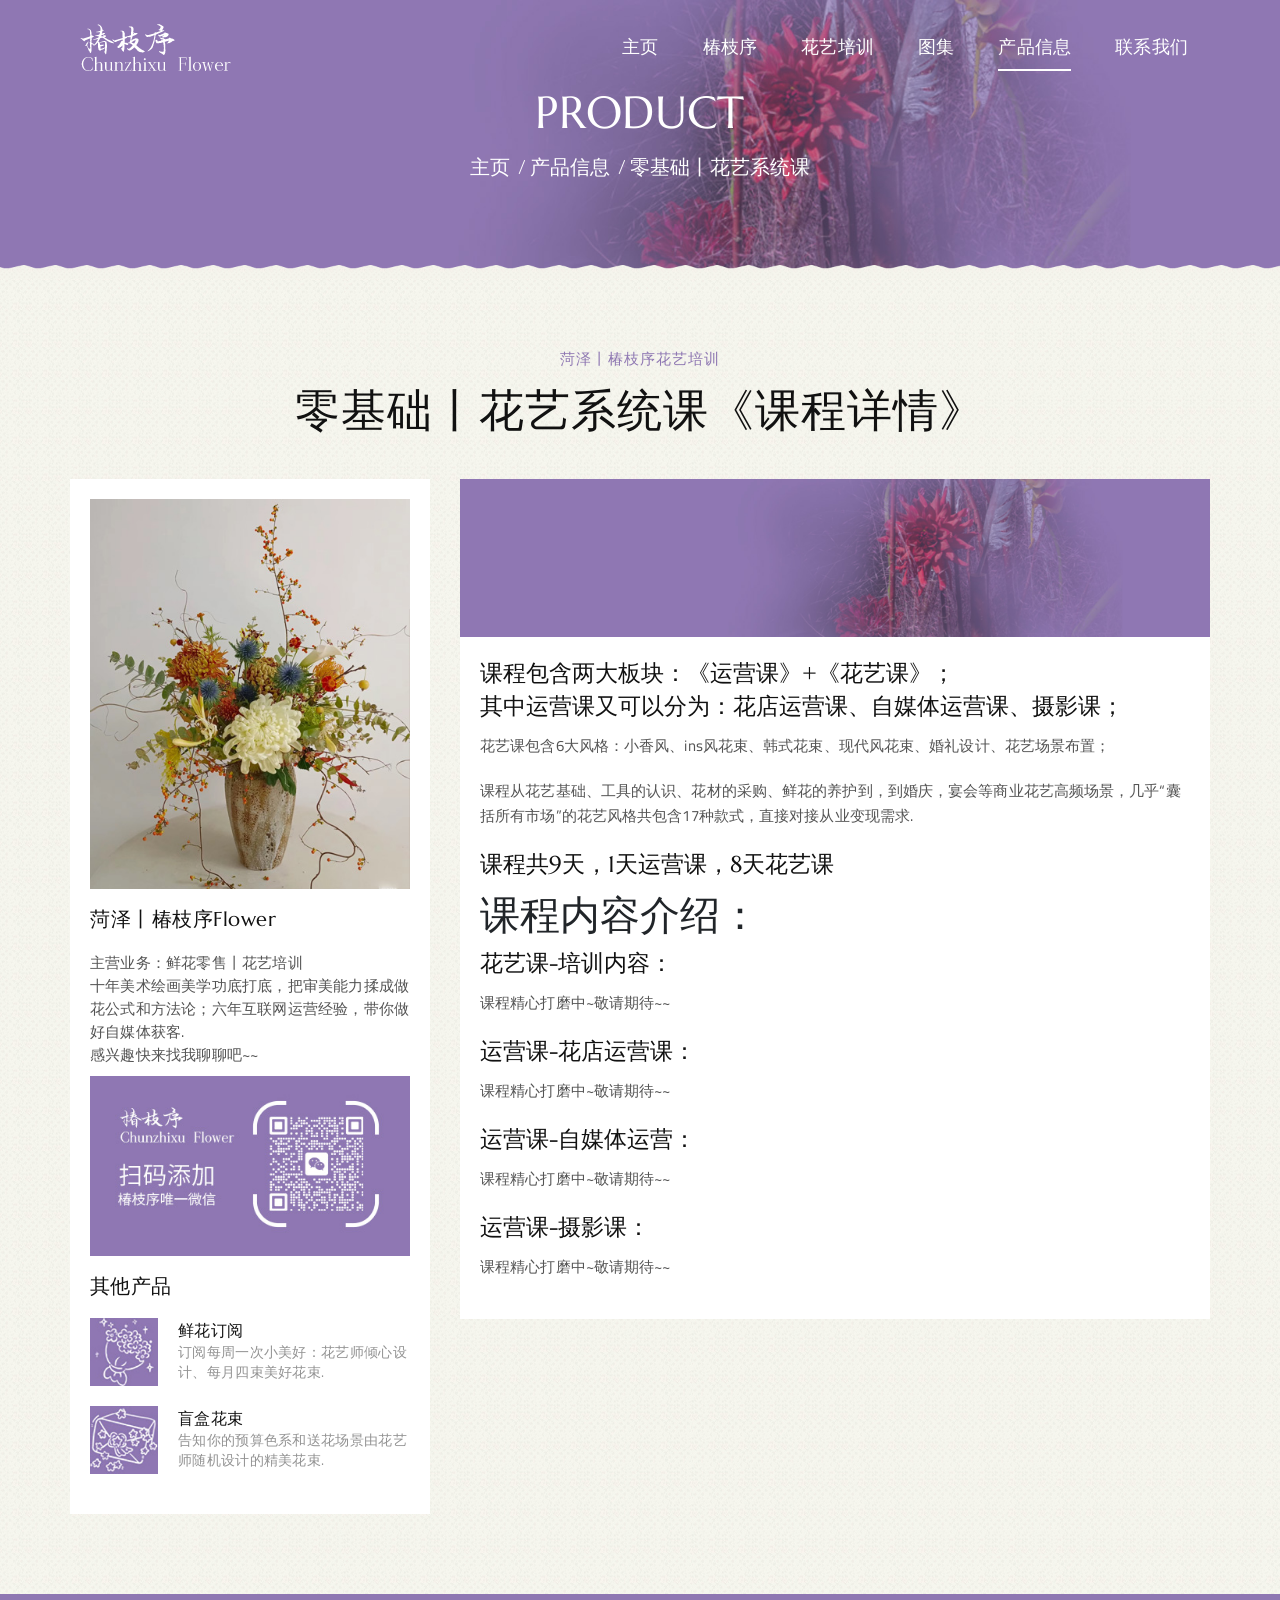
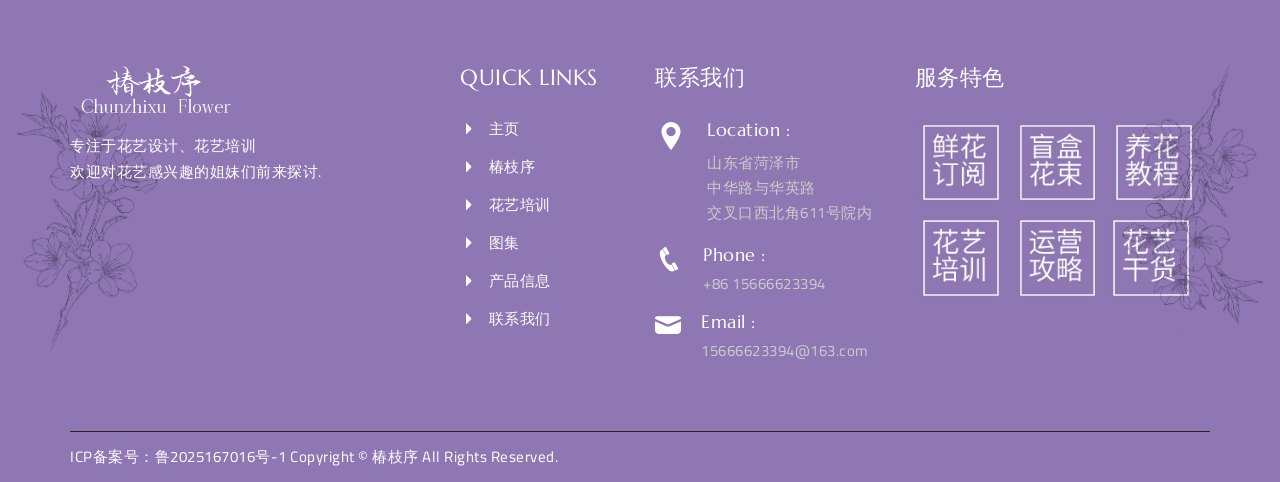
<file: kec-details-1.html>
<!DOCTYPE html>
<html lang="en">
<head>
    <meta charset="UTF-8">
    <meta http-equiv="X-UA-Compatible" content="IE=edge">
    <meta name="viewport" content="width=device-width, initial-scale=1.0">
    <title>菏泽椿枝序花艺丨零基础花艺系统课</title>
    <link rel="stylesheet" href="css/bootstrap.min.css">
    <link rel="stylesheet" href="css/icofont.min.css">
    <link rel="stylesheet" href="css/owl.carousel.min.css">
    <link rel="stylesheet" href="css/flesscreen.css">
    <link rel="stylesheet" href="css/style.css">
    
    <link rel="icon" href="images/favicon.png" sizes="32x32" />
    <link href="https://fonts.googleapis.com/css2?family=Berkshire+Swash&family=Cairo:wght@200;300;400;500;600;700;800;900&display=swap" rel="stylesheet"> 
    <link href="https://fonts.googleapis.com/css2?family=Marcellus&display=swap" rel="stylesheet"> 
</head>
<body>
   
      <a href="javascript:void(0)" id="backToTop" class="back-to-top" style="display:none;"><i class="icofont-rounded-up"></i></a>
    <section id="tb-slider-cms">
        <div class="tb-herder-cms">
            <div class="container">
                <nav class="navbar navbar-expand-lg navbar-light">
                    <div class="temp">
                        <a class="navbar-brand logo" href="index.html"><img src="images/logo.png" class="img-fluid" alt="navbar-brand"></a>
                        <button class="navbar-toggler" type="button" data-bs-toggle="collapse" data-bs-target="#navbarNav" aria-controls="navbarNav" aria-expanded="false" aria-label="Toggle navigation">
                        <span class="navbar-toggler-icon"></span>
                        </button>
                        <div class="collapse navbar-collapse" id="navbarNav">
                        <ul class="navbar-nav">
                            <li class="nav-item">
                            <a class="nav-link " aria-current="page" href="index.html">主页</a>
                            </li>
                            <li class="nav-item">
                            <a class="nav-link " href="about-us.html">椿枝序</a>
                            </li>
                            <li class="nav-item">
                            <a class="nav-link" href="services.html">花艺培训</a>
                            </li>
                            <li class="nav-item">
                            <a class="nav-link " href="gallery.html">图集</a>
                            </li>
                            <li class="nav-item">
                                <a class="nav-link active" href="blog.html">产品信息</a>
                            </li>
                            <li class="nav-item">
                                <a class="nav-link " href="contact.html">联系我们</a>
                            </li>
                        </ul>
                        </div>
                    </div>
                </nav>
            </div>
        </div>
        <div class="tb-about-us-slider  tb-about-us-slider-images">
            <div class="tb-about-us-slider-image">
                <img src="images/about-us-slider.jpg" class="img-fluid" alt="tb-about-us-slider-image">
                <div class="tb-about-us-slider-text">
                    <h2>Product</h2>
                    <ul>
                        <li><a href="index.html"> 主页</a></li><li><a href="blog.html">产品信息</a></li><li><a href="blog-details.html">零基础丨花艺系统课</a></li>
                    </ul>
                </div>
            </div>
        </div>
    </section>
    <section id="tb-blog-page-cms">
        <div class="container">
            <div class="tb-custom-title">
                <p>菏泽丨椿枝序花艺培训</p>
                <h2>零基础丨花艺系统课《课程详情》</h2>
            </div>
            <div class="row">
                <div class="col-md-4  ">
                    
                    <div class="tb-blog-page-white">
                    <div class="tb-blog-page-resend-post">
                        <div class="tb-blog-page-coffee-images">
                            <img src="images/tb-blog-page-coffee-images-01.jpg" class="img-fluid" alt="tb-blog-page-coffee-images">
                        </div>
                        <div class="tb-blog-page-about-us">
                            <div class="tb-blog-page-about-us-titel">
                                <h2>菏泽丨椿枝序Flower</h2>
                            </div>
                            <p>主营业务：鲜花零售丨花艺培训<br>十年美术绘画美学功底打底，把审美能力揉成做花公式和方法论；六年互联网运营经验，带你做好自媒体获客.<br>感兴趣快来找我聊聊吧~~</p>
                        </div>
					    <div class="tb-blog-page-coffee-images">
                            <img src="images/tb-blog-page-about-us-01.jpg" class="img-fluid" alt="tb-blog-page-coffee-images">
                        </div>
                        <div class="tb-blog-page-resend-post-titel">
                            <h2>其他产品</h2>
                        </div>
                        <div class="tb-blog-page-resend-posts">
                            <div class="tb-blog-page-resend-post-img">
                                <img src="images/tb-about-us-text-icon-02.jpg" class="img-fluid" alt="tb-blog-page-resend-post-img">
                            </div>
                            <div class="tb-blog-page-resend-post-text">
                                <h2>鲜花订阅</h2>
                                <p>订阅每周一次小美好：花艺师倾心设计、每月四束美好花束.</p>
                            </div>
                        </div>
						<div class="tb-blog-page-resend-posts">
                            <div class="tb-blog-page-resend-post-img">
                                <img src="images/tb-about-us-text-icon-03.jpg" class="img-fluid" alt="tb-blog-page-resend-post-img">
                            </div>
                            <div class="tb-blog-page-resend-post-text">
                                <h2>盲盒花束</h2>
                                <p>告知你的预算色系和送花场景由花艺师随机设计的精美花束.</p>
                            </div>
                        </div>
                    </div>

                    </div>
                </div>
                    
                <div class="col-md-8">
                    <div class="tb-blog-section">
                        <div class="tb-block-images img-wrapper">
                            <a href="#"><img src="images/about-us-slider.jpg" class="img-fluid" alt="tb-block-images"></a>
                        </div>
                        <div class="tb-blog-text">
                            <h2>课程包含两大板块：《运营课》+《花艺课》；<br>其中运营课又可以分为：花店运营课、自媒体运营课、摄影课；</h2>
                            <p> 花艺课包含6大风格：小香风、ins风花束、韩式花束、现代风花束、婚礼设计、花艺场景布置；</p>
							<p> 课程从花艺基础、工具的认识、花材的采购、鲜花的养护到，到婚庆，宴会等商业花艺高频场景，几乎“囊括所有市场”的花艺风格共包含17种款式，直接对接从业变现需求.
							</p>
							<h2> 课程共9天，1天运营课，8天花艺课</h2>
							<h1> 课程内容介绍：</h1>
							
								
							<h2> 花艺课-培训内容：</h2>
							<p> 课程精心打磨中~敬请期待~~</p>
							<h2> 运营课-花店运营课：</h2>
							<p> 课程精心打磨中~敬请期待~~</p>
							<h2> 运营课-自媒体运营：</h2>
							<p> 课程精心打磨中~敬请期待~~</p>
							<h2> 运营课-摄影课：</h2>
							<p> 课程精心打磨中~敬请期待~~</p>
                        </div>
                    </div>
                </div>
            </div>
        </div>
    </section>
  
    <footer id="tb-footer-cms">
        <div class="container">
            <div class="tb-footer-border">
                <div class="row">
                    <div class="col-lg-4">
                        <div class="tb-footer-logo-text">
                            <a href="index.html"><img src="images/logo2.png" class="img-fluid" alt="tb-footer-logo-text"></a>
                            <p>专注于花艺设计、花艺培训<br>欢迎对花艺感兴趣的姐妹们前来探讨.</p>
                        </div>
                    </div>
                    <div class="col-lg-8">
                        <div class="row">
                            <div class="col-lg-3 footer-toggle-menu">
                                <div class="tb-footer-manu">
                                    <h2>Quick Links</h2>
                                    <ul class="list-unstyled">
                                        <li><a href="index.html"><i class="icofont-caret-right"></i>主页</a></li>
                                        <li><a href="about-us.html"><i class="icofont-caret-right"></i>椿枝序</a></li>
                                        <li><a href="services.html"><i class="icofont-caret-right"></i>花艺培训</a></li>
                                        <li><a href="gallery.html"><i class="icofont-caret-right"></i>图集</a></li>
                                        <li><a href="blog.html"><i class="icofont-caret-right"></i>产品信息</a></li>
                                        <li><a href="contact.html"><i class="icofont-caret-right"></i>联系我们</a></li>
                                    </ul>
                                </div>
                            </div>    
                            <div class="col-lg-4 footer-toggle-menu">
                                <div class="tb-footer-contectus tb-footer-manu">
                                    <h2>联系我们</h2>
                                    <ul class="list-unstyled">
                                        <li>
                                            <div class="tb-footer-contect-section">
                                                <div class="tb-footer-contect-icon">
                                                    <i class="icofont-location-pin"></i>
                                                </div>
                                                <div class="tb-footer-contect-text">
                                                    <h3>Location :</h3>
                                                    <p>山东省菏泽市 <br> 中华路与华英路 <br> 交叉口西北角611号院内</p>
                                                </div>
                                            </div>
                                        </li>
                                        <li>
                                            <div class="tb-footer-contect-section">
                                                <div class="tb-footer-contect-icon">
                                                    <i class="icofont-phone call"></i>
                                                </div>
                                                <div class="tb-footer-contect-text">
                                                    <h3>Phone :</h3>
                                                    <a href="tel:15666623394">+86 15666623394</a>
                                                </div>
                                            </div>
                                        </li>
                                        <li>
                                            <div class="tb-footer-contect-section">
                                                <div class="tb-footer-contect-icon">
                                                    <i class="icofont-ui-message email"></i>
                                                </div>
                                                <div class="tb-footer-contect-text">
                                                    <h3>Email :</h3>
                                                    <a href="mailto:15666623394@163.com">15666623394@163.com</a>
                                                </div>
                                            </div>
                                        </li>
                                    </ul>
                                </div>
                            </div>  
                            <div class="col-lg-5 footer-toggle-menu">
                                <div class="tb-footer-instagram tb-footer-manu tb-footer-instagram-2">
                                    <h2>服务特色</h2>
                                    <ul class="list-unstyled">
                                        <li class="tb-footer-instagram-img">
                                            <img src="images/tb-footer-instagram-img-01.jpg" class="img-fluid" alt="tb-footer-instagram-img">
                                            <a href="#"><i class="#图标#"></i></a>
                                        </li>
                                        <li class="tb-footer-instagram-img">
                                            <img src="images/tb-footer-instagram-img-02.jpg" class="img-fluid" alt="tb-footer-instagram-img">
                                            <a href="#"><i class="#图标#"></i></a>
                                        </li>
                                        <li class="tb-footer-instagram-img">
                                            <img src="images/tb-footer-instagram-img-03.jpg" class="img-fluid" alt="tb-footer-instagram-img">
                                            <a href="#"><i class="#图标#"></i></a>
                                        </li>
                                        <li class="tb-footer-instagram-img">
                                            <img src="images/tb-footer-instagram-img-04.jpg" class="img-fluid" alt="tb-footer-instagram-img">
                                            <a href="#"><i class="#图标#"></i></a>
                                        </li>
                                        <li class="tb-footer-instagram-img">
                                            <img src="images/tb-footer-instagram-img-05.jpg" class="img-fluid" alt="tb-footer-instagram-img">
                                            <a href="#"><i class="#图标#"></i></a>
                                        </li>
                                        <li class="tb-footer-instagram-img">
                                            <img src="images/tb-footer-instagram-img-06.jpg" class="img-fluid" alt="tb-footer-instagram-img">
                                            <a href="#"><i class="#图标#"></i></a>
                                        </li>
                                    </ul>
                                </div>
                            </div>  
                        </div>
                        
                    </div>
                </div>
            </div>
            <div class="tb-sub-footer">
                <div class="tb-footer-copywrite">
                    <p>ICP备案号：鲁2025167016号-1  Copyright © 椿枝序 All Rights Reserved.</a></p>
                </div>
                <div class="tb-footer-social-icon">
                    <ul>
                        <li><a href="#"><i class="icofont-#图标#"></i></a></li>
                        <li><a href="#"><i class="icofont-#图标#"></i></a></li>
                    </ul>
                </div>
            </div>
        </div>
    </footer>



        <script src="js/jquery-slim.min.js"></script>
        <script src="js/jQuery.min.js"></script>
        <script src="js/owl.carousel.min.js"></script>
        <script src="js/costom.js"></script>
        <script src="js/bootstrap.min.js"></script>
</body>
</html>
</file>
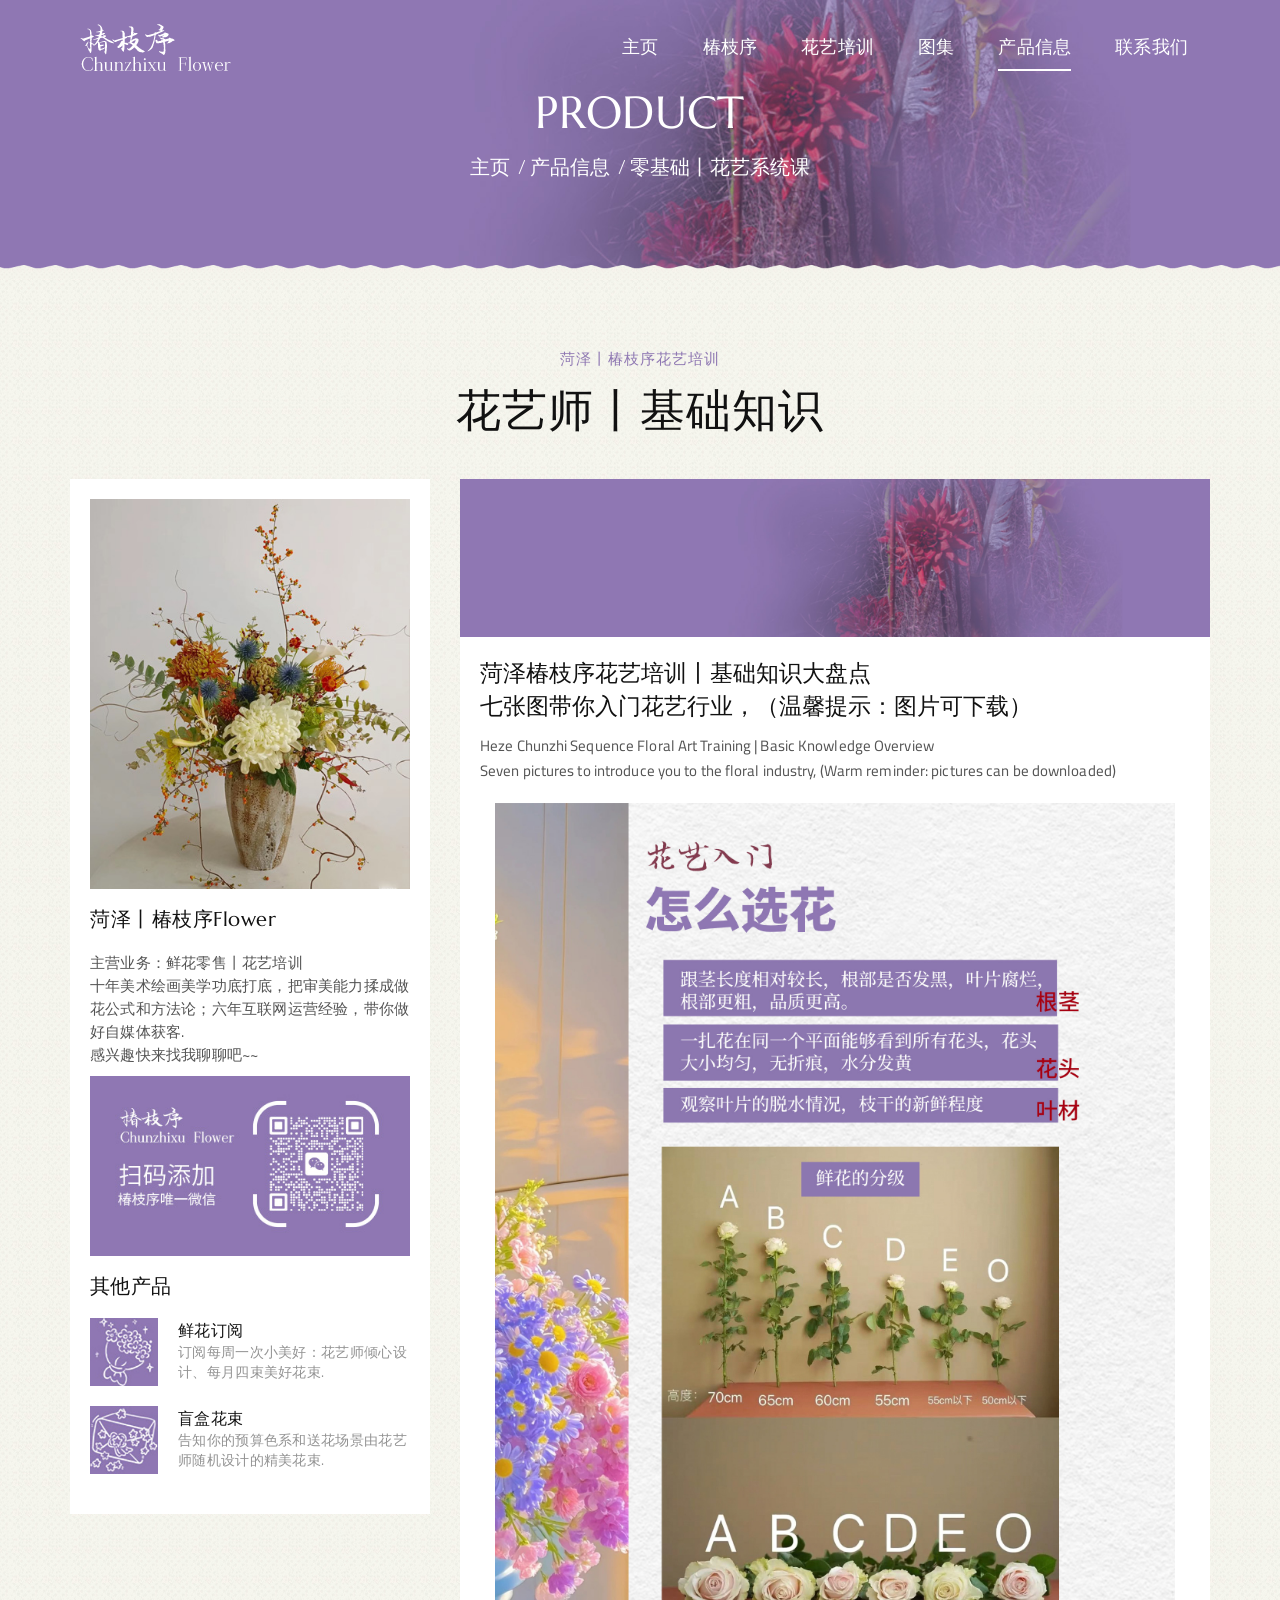
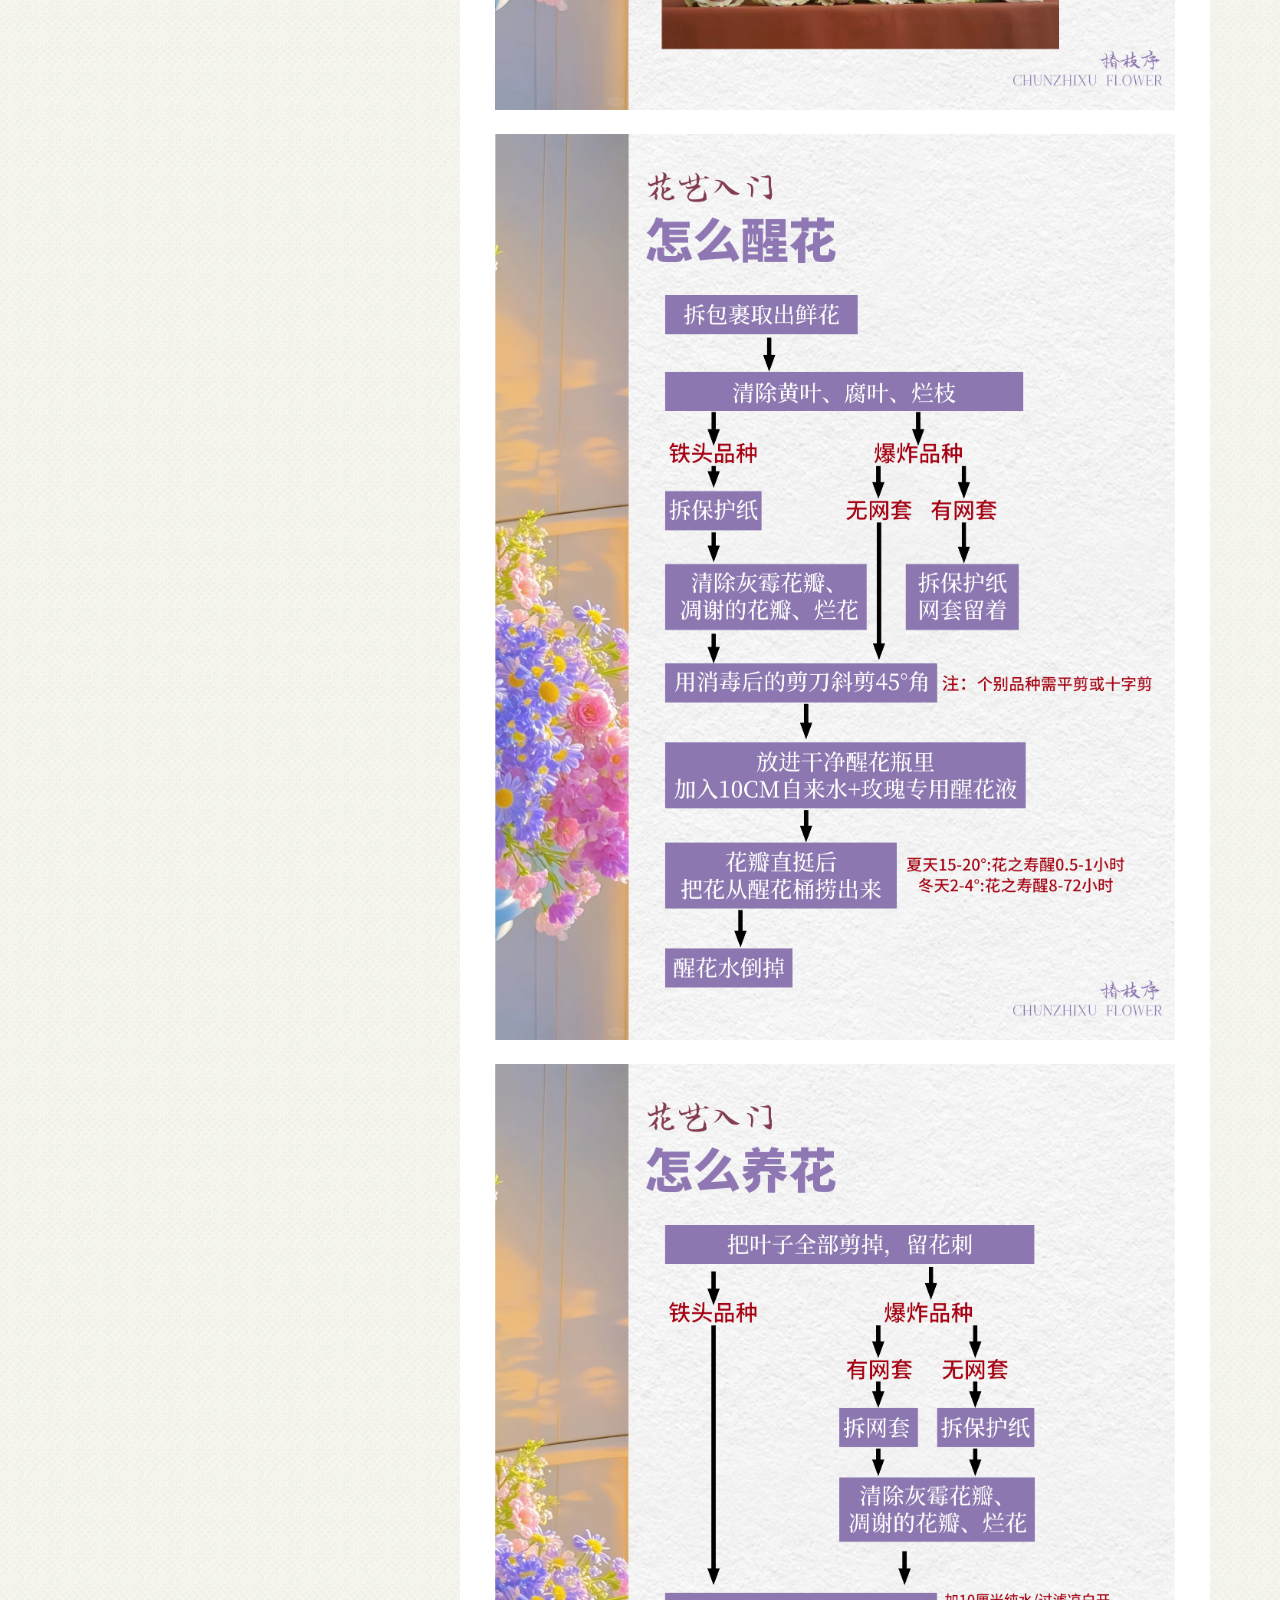
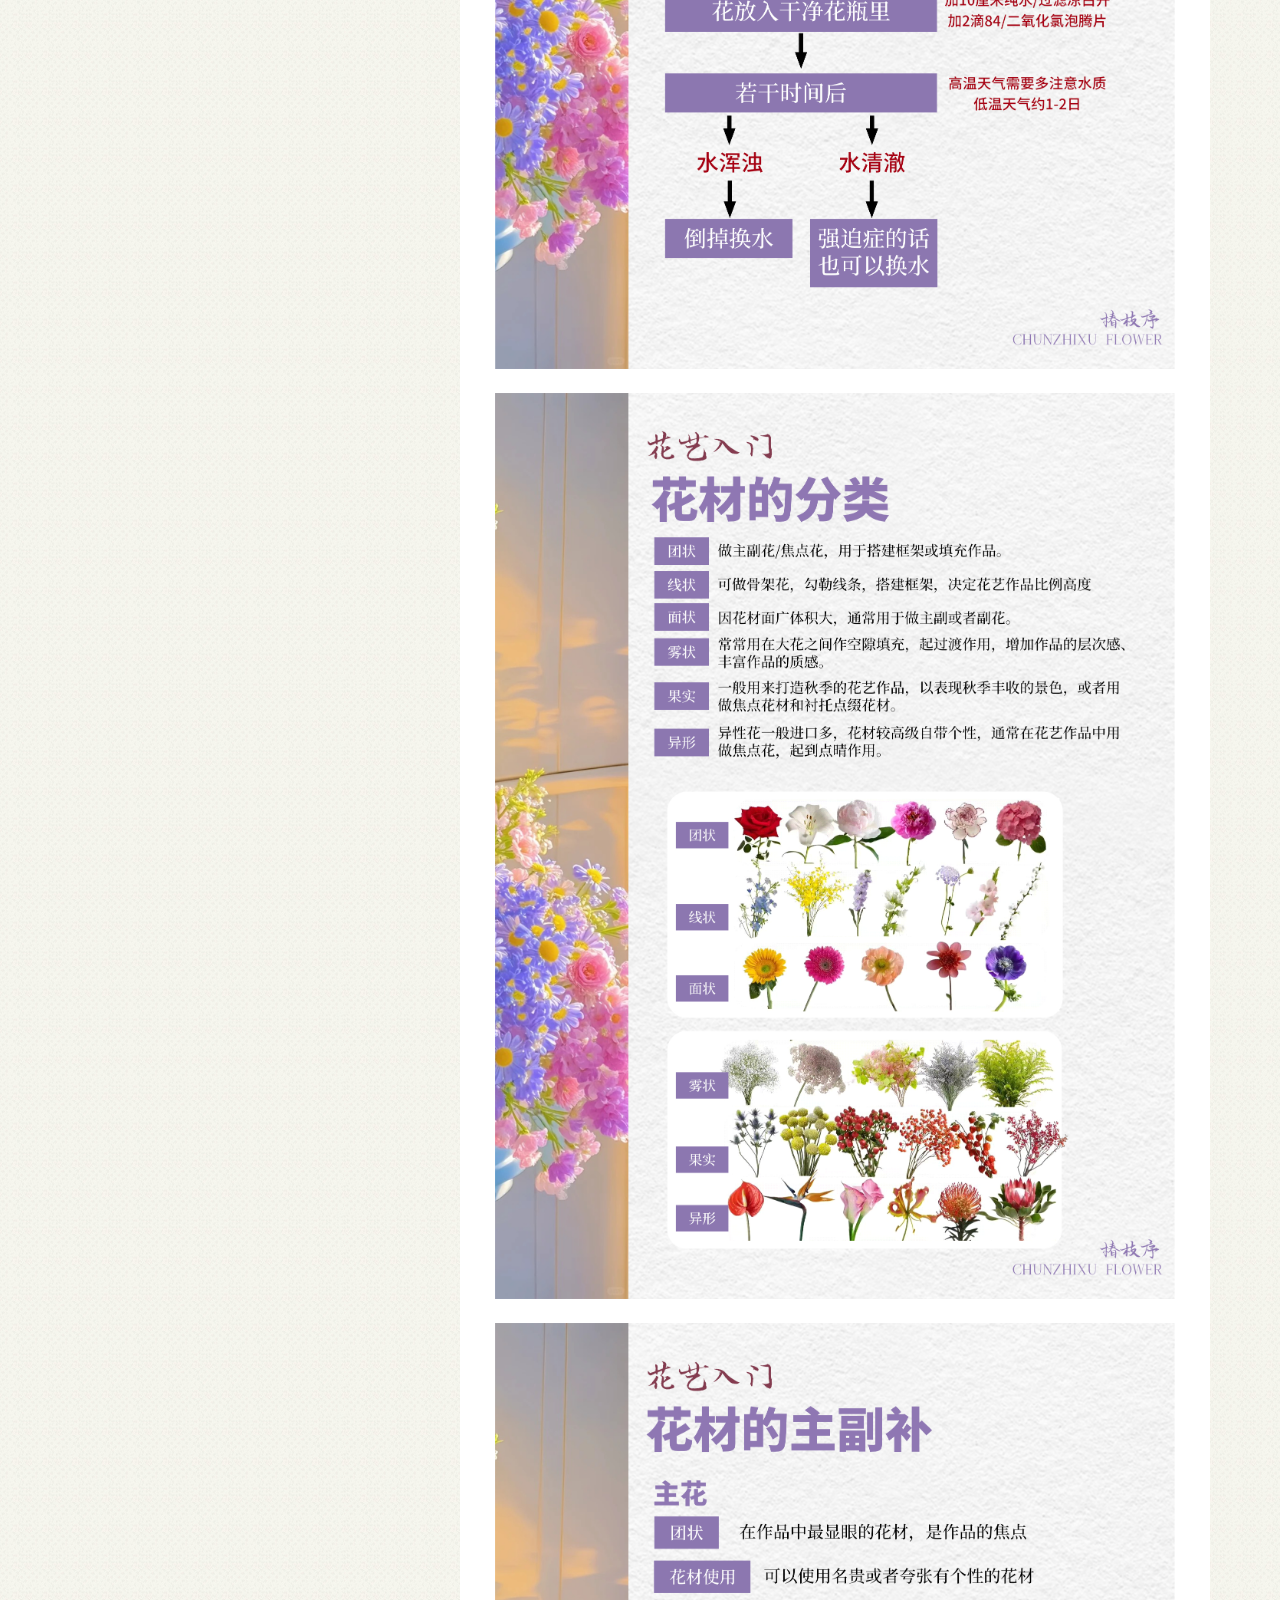
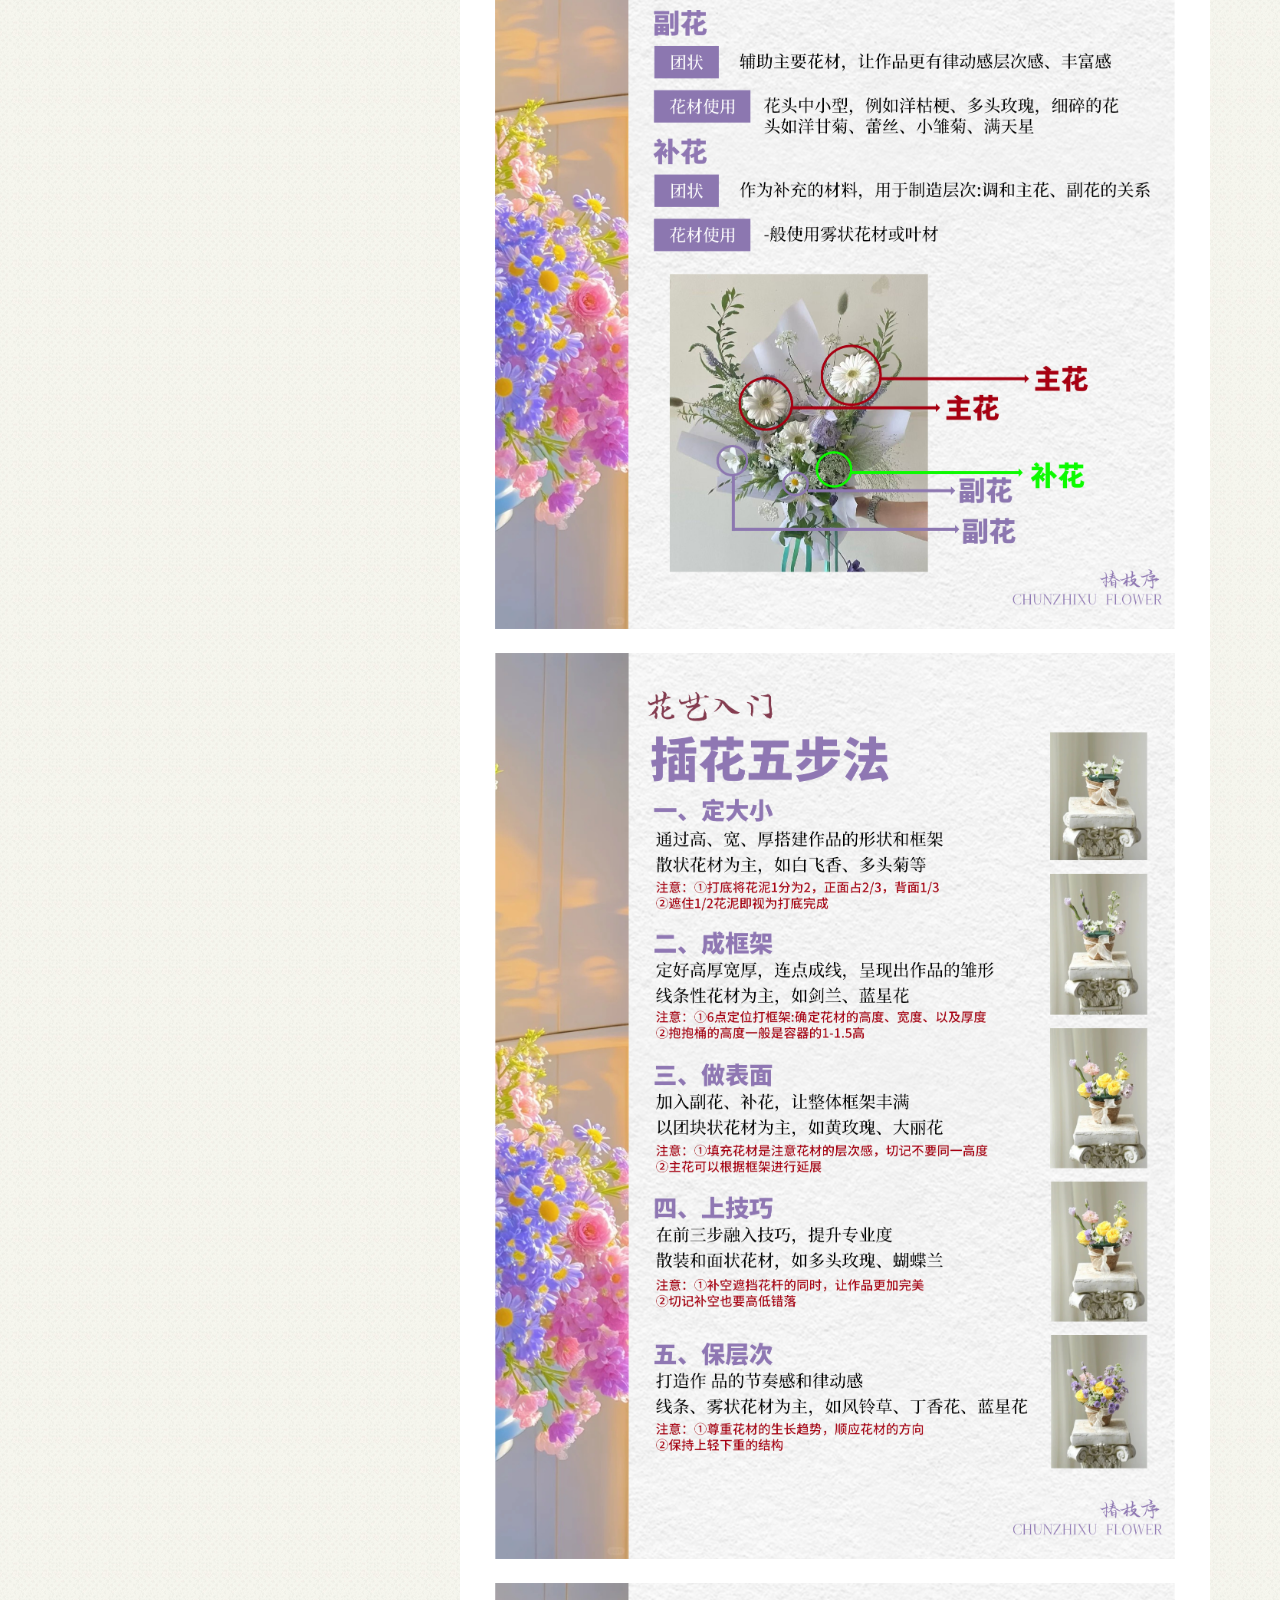
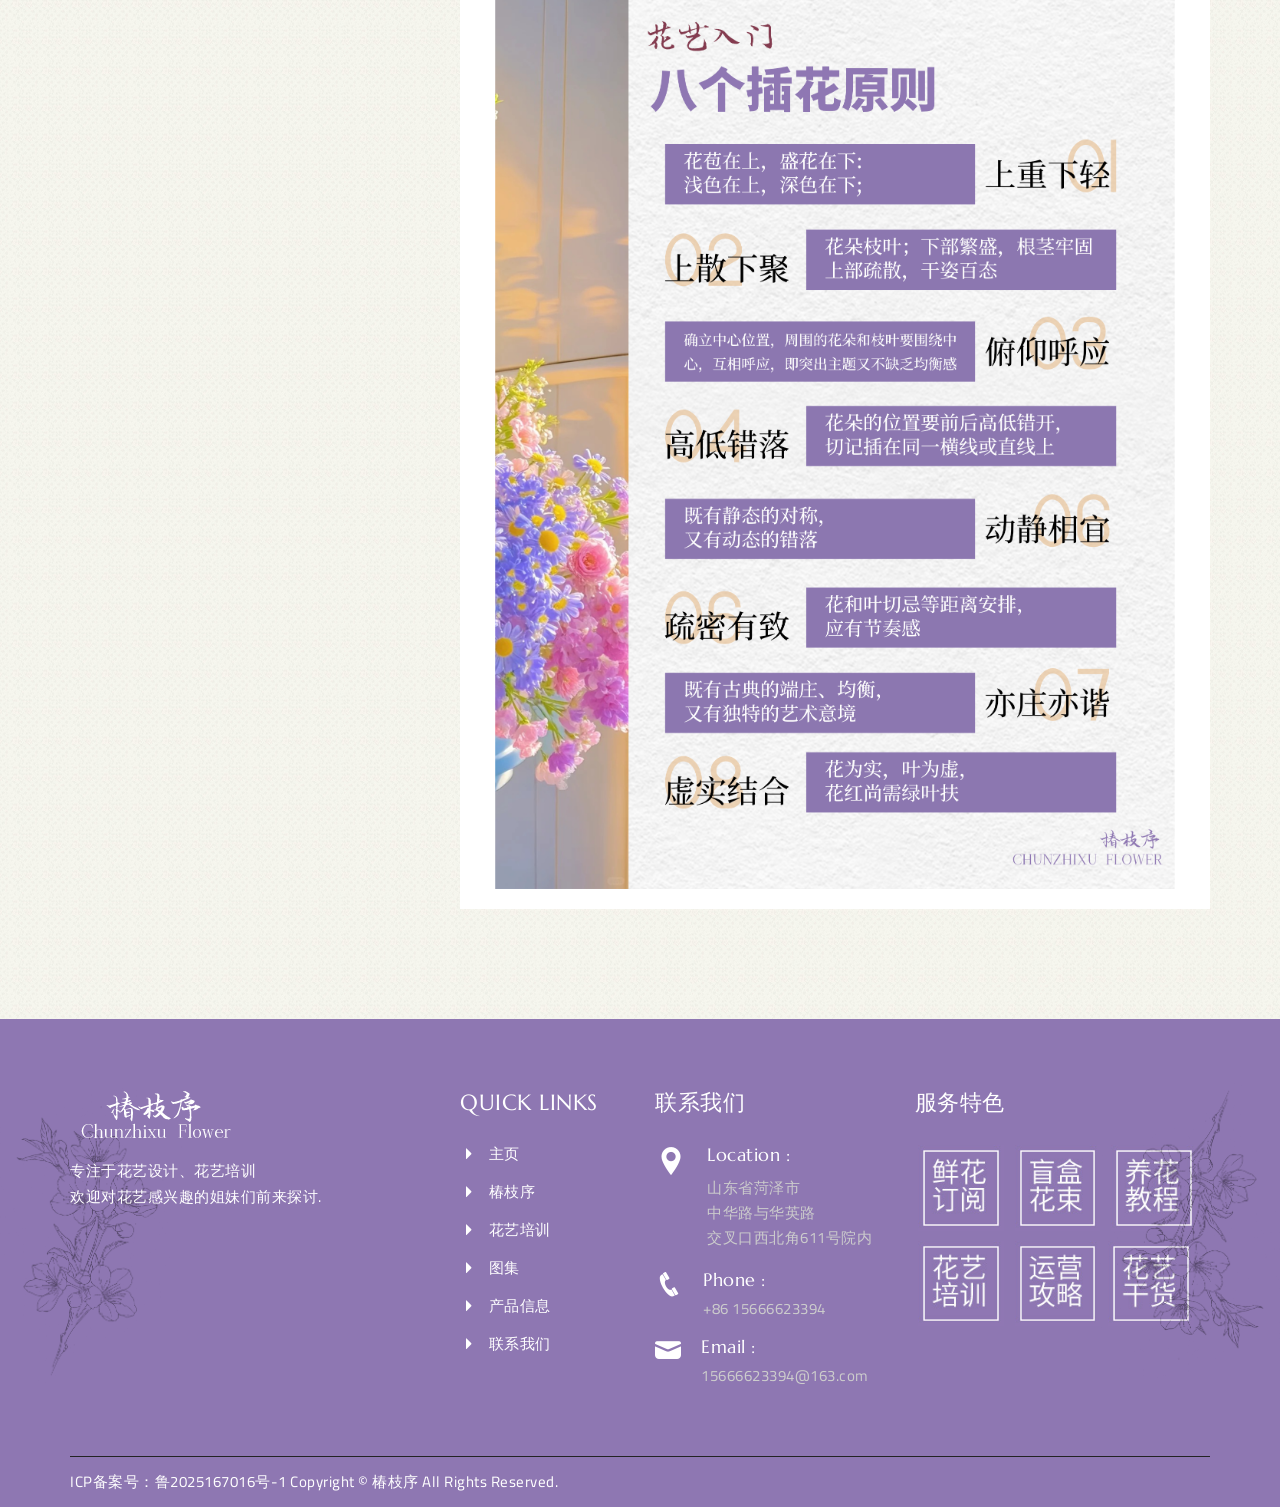
<file: kec-details-2.html>
<!DOCTYPE html>
<html lang="en">
<head>
    <meta charset="UTF-8">
    <meta http-equiv="X-UA-Compatible" content="IE=edge">
    <meta name="viewport" content="width=device-width, initial-scale=1.0">
    <title>菏泽椿枝序花艺丨花艺师丨基础知识</title>
    <link rel="stylesheet" href="css/bootstrap.min.css">
    <link rel="stylesheet" href="css/icofont.min.css">
    <link rel="stylesheet" href="css/owl.carousel.min.css">
    <link rel="stylesheet" href="css/flesscreen.css">
    <link rel="stylesheet" href="css/style.css">
    
    <link rel="icon" href="images/favicon.png" sizes="32x32" />
    <link href="https://fonts.googleapis.com/css2?family=Berkshire+Swash&family=Cairo:wght@200;300;400;500;600;700;800;900&display=swap" rel="stylesheet"> 
    <link href="https://fonts.googleapis.com/css2?family=Marcellus&display=swap" rel="stylesheet"> 
</head>
<body>
   
      <a href="javascript:void(0)" id="backToTop" class="back-to-top" style="display:none;"><i class="icofont-rounded-up"></i></a>
    <section id="tb-slider-cms">
        <div class="tb-herder-cms">
            <div class="container">
                <nav class="navbar navbar-expand-lg navbar-light">
                    <div class="temp">
                        <a class="navbar-brand logo" href="index.html"><img src="images/logo.png" class="img-fluid" alt="navbar-brand"></a>
                        <button class="navbar-toggler" type="button" data-bs-toggle="collapse" data-bs-target="#navbarNav" aria-controls="navbarNav" aria-expanded="false" aria-label="Toggle navigation">
                        <span class="navbar-toggler-icon"></span>
                        </button>
                        <div class="collapse navbar-collapse" id="navbarNav">
                        <ul class="navbar-nav">
                            <li class="nav-item">
                            <a class="nav-link " aria-current="page" href="index.html">主页</a>
                            </li>
                            <li class="nav-item">
                            <a class="nav-link " href="about-us.html">椿枝序</a>
                            </li>
                            <li class="nav-item">
                            <a class="nav-link" href="services.html">花艺培训</a>
                            </li>
                            <li class="nav-item">
                            <a class="nav-link " href="gallery.html">图集</a>
                            </li>
                            <li class="nav-item">
                                <a class="nav-link active" href="blog.html">产品信息</a>
                            </li>
                            <li class="nav-item">
                                <a class="nav-link " href="contact.html">联系我们</a>
                            </li>
                        </ul>
                        </div>
                    </div>
                </nav>
            </div>
        </div>
        <div class="tb-about-us-slider  tb-about-us-slider-images">
            <div class="tb-about-us-slider-image">
                <img src="images/about-us-slider.jpg" class="img-fluid" alt="tb-about-us-slider-image">
                <div class="tb-about-us-slider-text">
                    <h2>Product</h2>
                    <ul>
                        <li><a href="index.html"> 主页</a></li><li><a href="blog.html">产品信息</a></li><li><a href="blog-details.html">零基础丨花艺系统课</a></li>
                    </ul>
                </div>
            </div>
        </div>
    </section>
  <section id="tb-blog-page-cms">
      <div class="container">
             <div class="tb-custom-title">
                <p>菏泽丨椿枝序花艺培训</p>
                <h2>花艺师丨基础知识</h2>
            </div>
            <div class="row">
                <div class="col-md-4  ">
                    
                    <div class="tb-blog-page-white">
                    <div class="tb-blog-page-resend-post">
                        <div class="tb-blog-page-coffee-images">
                            <img src="images/tb-blog-page-coffee-images-01.jpg" class="img-fluid" alt="tb-blog-page-coffee-images">
                        </div>
                        <div class="tb-blog-page-about-us">
                            <div class="tb-blog-page-about-us-titel">
                                <h2>菏泽丨椿枝序Flower</h2>
                            </div>
                            <p>主营业务：鲜花零售丨花艺培训<br>十年美术绘画美学功底打底，把审美能力揉成做花公式和方法论；六年互联网运营经验，带你做好自媒体获客.<br>感兴趣快来找我聊聊吧~~</p>
                        </div>
					    <div class="tb-blog-page-coffee-images">
                            <img src="images/tb-blog-page-about-us-01.jpg" class="img-fluid" alt="tb-blog-page-coffee-images">
                        </div>
                        <div class="tb-blog-page-resend-post-titel">
                            <h2>其他产品</h2>
                        </div>
                        <div class="tb-blog-page-resend-posts">
                            <div class="tb-blog-page-resend-post-img">
                                <img src="images/tb-about-us-text-icon-02.jpg" class="img-fluid" alt="tb-blog-page-resend-post-img">
                            </div>
                            <div class="tb-blog-page-resend-post-text">
                                <h2>鲜花订阅</h2>
                                <p>订阅每周一次小美好：花艺师倾心设计、每月四束美好花束.</p>
                            </div>
                        </div>
						<div class="tb-blog-page-resend-posts">
                            <div class="tb-blog-page-resend-post-img">
                                <img src="images/tb-about-us-text-icon-03.jpg" class="img-fluid" alt="tb-blog-page-resend-post-img">
                            </div>
                            <div class="tb-blog-page-resend-post-text">
                                <h2>盲盒花束</h2>
                                <p>告知你的预算色系和送花场景由花艺师随机设计的精美花束.</p>
                            </div>
                        </div>
                    </div>

                    </div>
                </div>
                    
					
					
					
					
                <div class="col-md-8">
                    <div class="tb-blog-section">
                            <div class="tb-block-images img-wrapper">
                                <a href="#"><img src="images/about-us-slider.jpg" class="img-fluid" alt="tb-block-images"></a>
                            </div>

                            <div class="tb-blog-text">
                                <h2>菏泽椿枝序花艺培训丨基础知识大盘点<br>七张图带你入门花艺行业，（温馨提示：图片可下载）</h2>
                                <p>Heze Chunzhi Sequence Floral Art Training | Basic Knowledge Overview<br>Seven pictures to introduce you to the floral industry, (Warm reminder: pictures can be downloaded)</p>
                           
						        <div class="col-md-12 tb-blog-order-1" id="blog">
						     	<div class="tb-block-images img-wrapper">
                                     <a href="#"><img src="images/ziliao/1.jpg" class="img-fluid" alt="tb-block-images"></a>
                                 </div><br>
						     	<div class="tb-block-images img-wrapper">
                                     <a href="#"><img src="images/ziliao/2.jpg" class="img-fluid" alt="tb-block-images"></a>
                                 </div><br>
						     	<div class="tb-block-images img-wrapper">
                                     <a href="#"><img src="images/ziliao/3.jpg" class="img-fluid" alt="tb-block-images"></a>
                                 </div><br>
						     	<div class="tb-block-images img-wrapper">
                                     <a href="#"><img src="images/ziliao/4.jpg" class="img-fluid" alt="tb-block-images"></a>
                                 </div><br>
						     	<div class="tb-block-images img-wrapper">
                                     <a href="#"><img src="images/ziliao/5.jpg" class="img-fluid" alt="tb-block-images"></a>
                                 </div><br>
						     	<div class="tb-block-images img-wrapper">
                                     <a href="#"><img src="images/ziliao/6.jpg" class="img-fluid" alt="tb-block-images"></a>
                                 </div><br>
						     	<div class="tb-block-images img-wrapper">
                                     <a href="#"><img src="images/ziliao/7.jpg" class="img-fluid" alt="tb-block-images"></a>
                                </div>
								
							

								
							    </div>
                            </div>
                    </div>
                </div>
            </div>
        </div>
  </section>
  
    <footer id="tb-footer-cms">
        <div class="container">
            <div class="tb-footer-border">
                <div class="row">
                    <div class="col-lg-4">
                        <div class="tb-footer-logo-text">
                            <a href="index.html"><img src="images/logo2.png" class="img-fluid" alt="tb-footer-logo-text"></a>
                            <p>专注于花艺设计、花艺培训<br>欢迎对花艺感兴趣的姐妹们前来探讨.</p>
                        </div>
                    </div>
                    <div class="col-lg-8">
                        <div class="row">
                            <div class="col-lg-3 footer-toggle-menu">
                                <div class="tb-footer-manu">
                                    <h2>Quick Links</h2>
                                    <ul class="list-unstyled">
                                        <li><a href="index.html"><i class="icofont-caret-right"></i>主页</a></li>
                                        <li><a href="about-us.html"><i class="icofont-caret-right"></i>椿枝序</a></li>
                                        <li><a href="services.html"><i class="icofont-caret-right"></i>花艺培训</a></li>
                                        <li><a href="gallery.html"><i class="icofont-caret-right"></i>图集</a></li>
                                        <li><a href="blog.html"><i class="icofont-caret-right"></i>产品信息</a></li>
                                        <li><a href="contact.html"><i class="icofont-caret-right"></i>联系我们</a></li>
                                    </ul>
                                </div>
                            </div>    
                            <div class="col-lg-4 footer-toggle-menu">
                                <div class="tb-footer-contectus tb-footer-manu">
                                    <h2>联系我们</h2>
                                    <ul class="list-unstyled">
                                        <li>
                                            <div class="tb-footer-contect-section">
                                                <div class="tb-footer-contect-icon">
                                                    <i class="icofont-location-pin"></i>
                                                </div>
                                                <div class="tb-footer-contect-text">
                                                    <h3>Location :</h3>
                                                    <p>山东省菏泽市 <br> 中华路与华英路 <br> 交叉口西北角611号院内</p>
                                                </div>
                                            </div>
                                        </li>
                                        <li>
                                            <div class="tb-footer-contect-section">
                                                <div class="tb-footer-contect-icon">
                                                    <i class="icofont-phone call"></i>
                                                </div>
                                                <div class="tb-footer-contect-text">
                                                    <h3>Phone :</h3>
                                                    <a href="tel:15666623394">+86 15666623394</a>
                                                </div>
                                            </div>
                                        </li>
                                        <li>
                                            <div class="tb-footer-contect-section">
                                                <div class="tb-footer-contect-icon">
                                                    <i class="icofont-ui-message email"></i>
                                                </div>
                                                <div class="tb-footer-contect-text">
                                                    <h3>Email :</h3>
                                                    <a href="mailto:15666623394@163.com">15666623394@163.com</a>
                                                </div>
                                            </div>
                                        </li>
                                    </ul>
                                </div>
                            </div>  
                            <div class="col-lg-5 footer-toggle-menu">
                                <div class="tb-footer-instagram tb-footer-manu tb-footer-instagram-2">
                                    <h2>服务特色</h2>
                                    <ul class="list-unstyled">
                                        <li class="tb-footer-instagram-img">
                                            <img src="images/tb-footer-instagram-img-01.jpg" class="img-fluid" alt="tb-footer-instagram-img">
                                            <a href="#"><i class="#图标#"></i></a>
                                        </li>
                                        <li class="tb-footer-instagram-img">
                                            <img src="images/tb-footer-instagram-img-02.jpg" class="img-fluid" alt="tb-footer-instagram-img">
                                            <a href="#"><i class="#图标#"></i></a>
                                        </li>
                                        <li class="tb-footer-instagram-img">
                                            <img src="images/tb-footer-instagram-img-03.jpg" class="img-fluid" alt="tb-footer-instagram-img">
                                            <a href="#"><i class="#图标#"></i></a>
                                        </li>
                                        <li class="tb-footer-instagram-img">
                                            <img src="images/tb-footer-instagram-img-04.jpg" class="img-fluid" alt="tb-footer-instagram-img">
                                            <a href="#"><i class="#图标#"></i></a>
                                        </li>
                                        <li class="tb-footer-instagram-img">
                                            <img src="images/tb-footer-instagram-img-05.jpg" class="img-fluid" alt="tb-footer-instagram-img">
                                            <a href="#"><i class="#图标#"></i></a>
                                        </li>
                                        <li class="tb-footer-instagram-img">
                                            <img src="images/tb-footer-instagram-img-06.jpg" class="img-fluid" alt="tb-footer-instagram-img">
                                            <a href="#"><i class="#图标#"></i></a>
                                        </li>
                                    </ul>
                                </div>
                            </div>  
                        </div>
                        
                    </div>
                </div>
            </div>
            <div class="tb-sub-footer">
                <div class="tb-footer-copywrite">
                    <p>ICP备案号：鲁2025167016号-1  Copyright © 椿枝序 All Rights Reserved.</a></p>
                </div>
                <div class="tb-footer-social-icon">
                    <ul>
                        <li><a href="#"><i class="icofont-#图标#"></i></a></li>
                        <li><a href="#"><i class="icofont-#图标#"></i></a></li>
                    </ul>
                </div>
            </div>
        </div>
    </footer>



        <script src="js/jquery-slim.min.js"></script>
        <script src="js/jQuery.min.js"></script>
        <script src="js/owl.carousel.min.js"></script>
        <script src="js/costom.js"></script>
        <script src="js/bootstrap.min.js"></script>
</body>
</html>
</file>
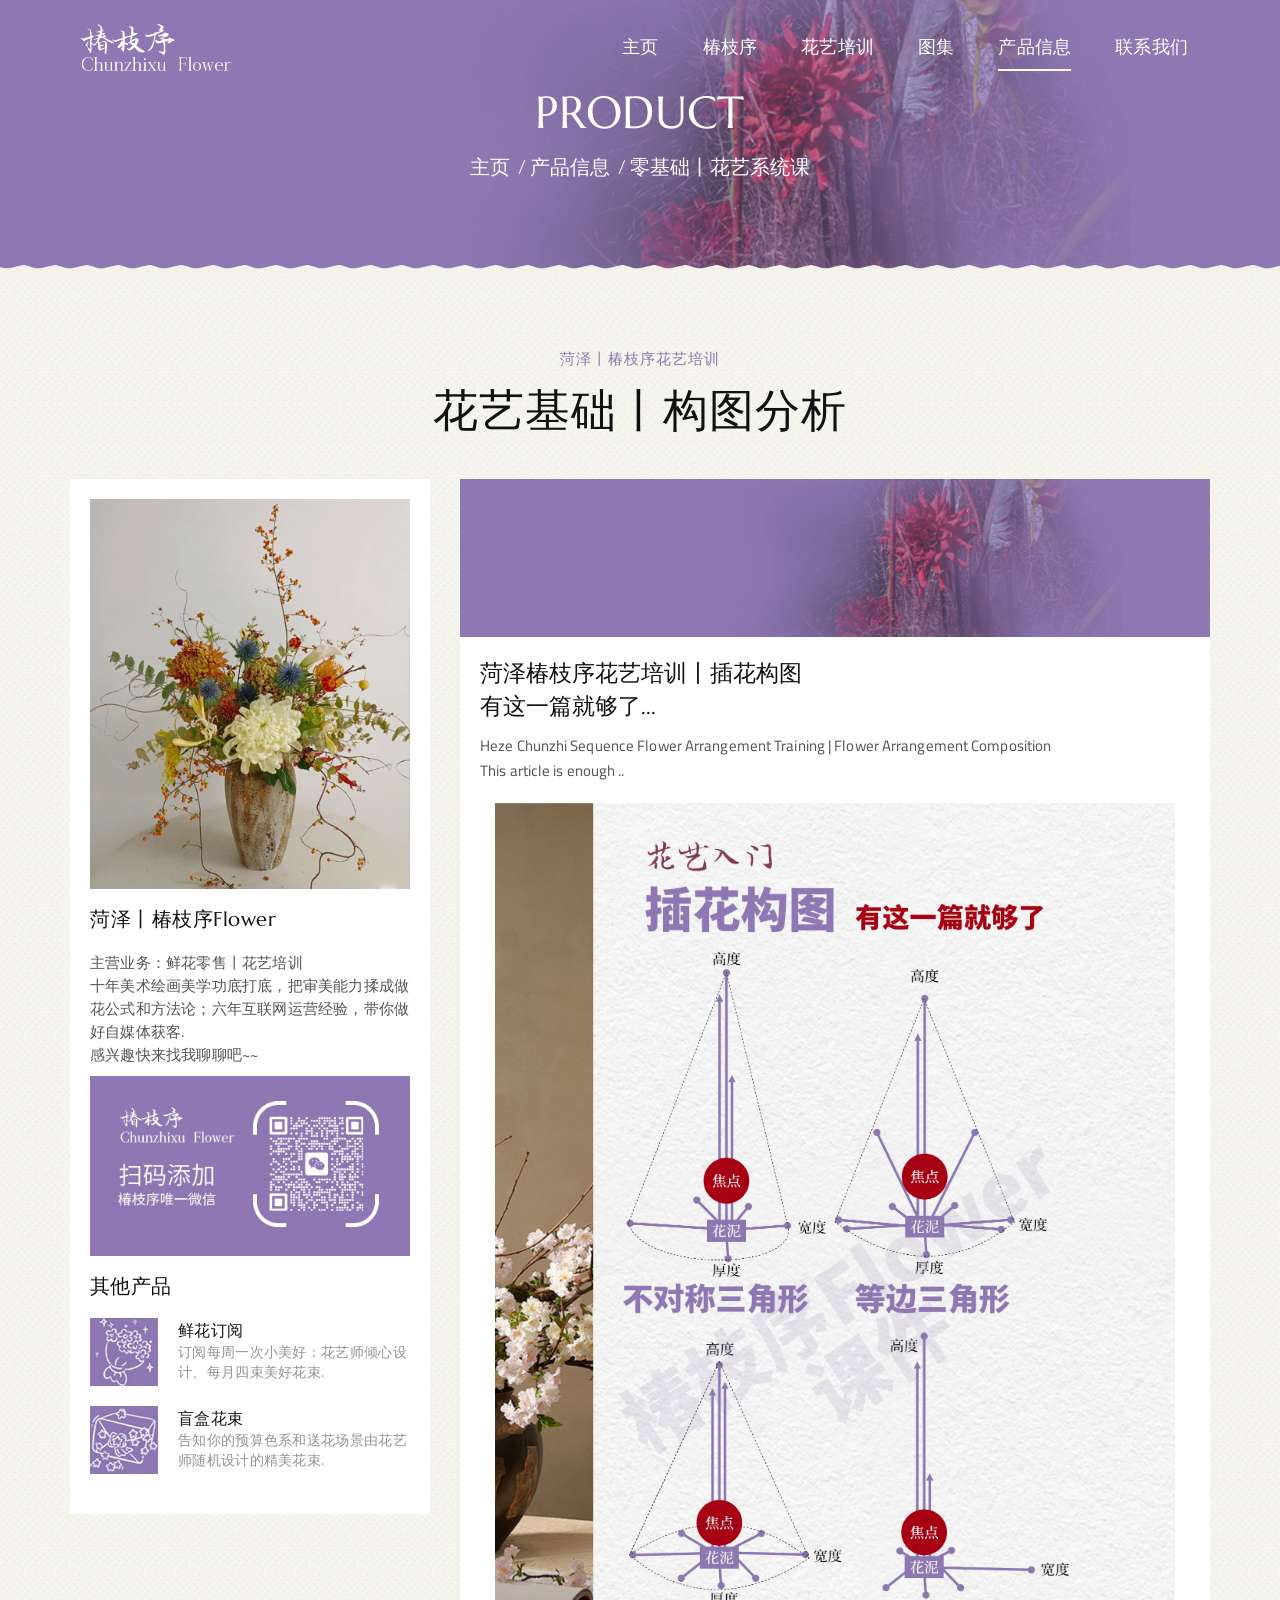
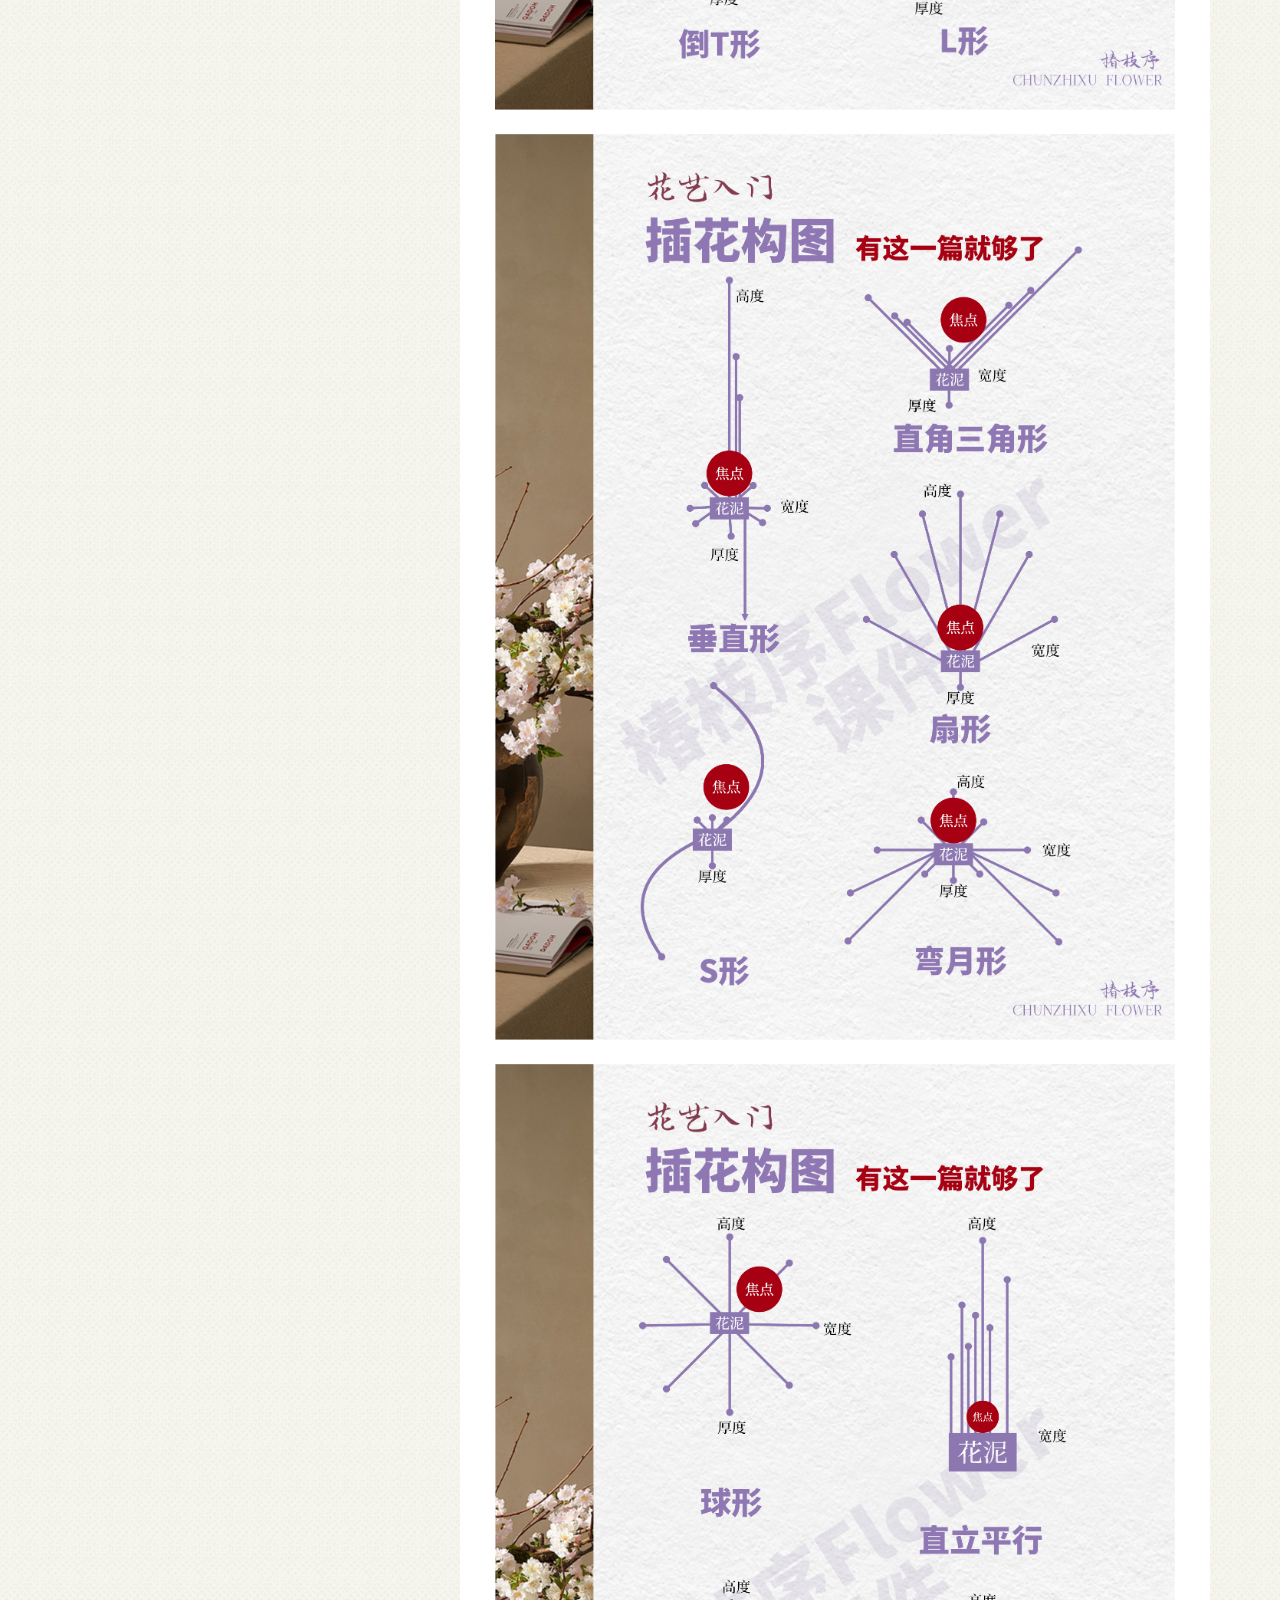
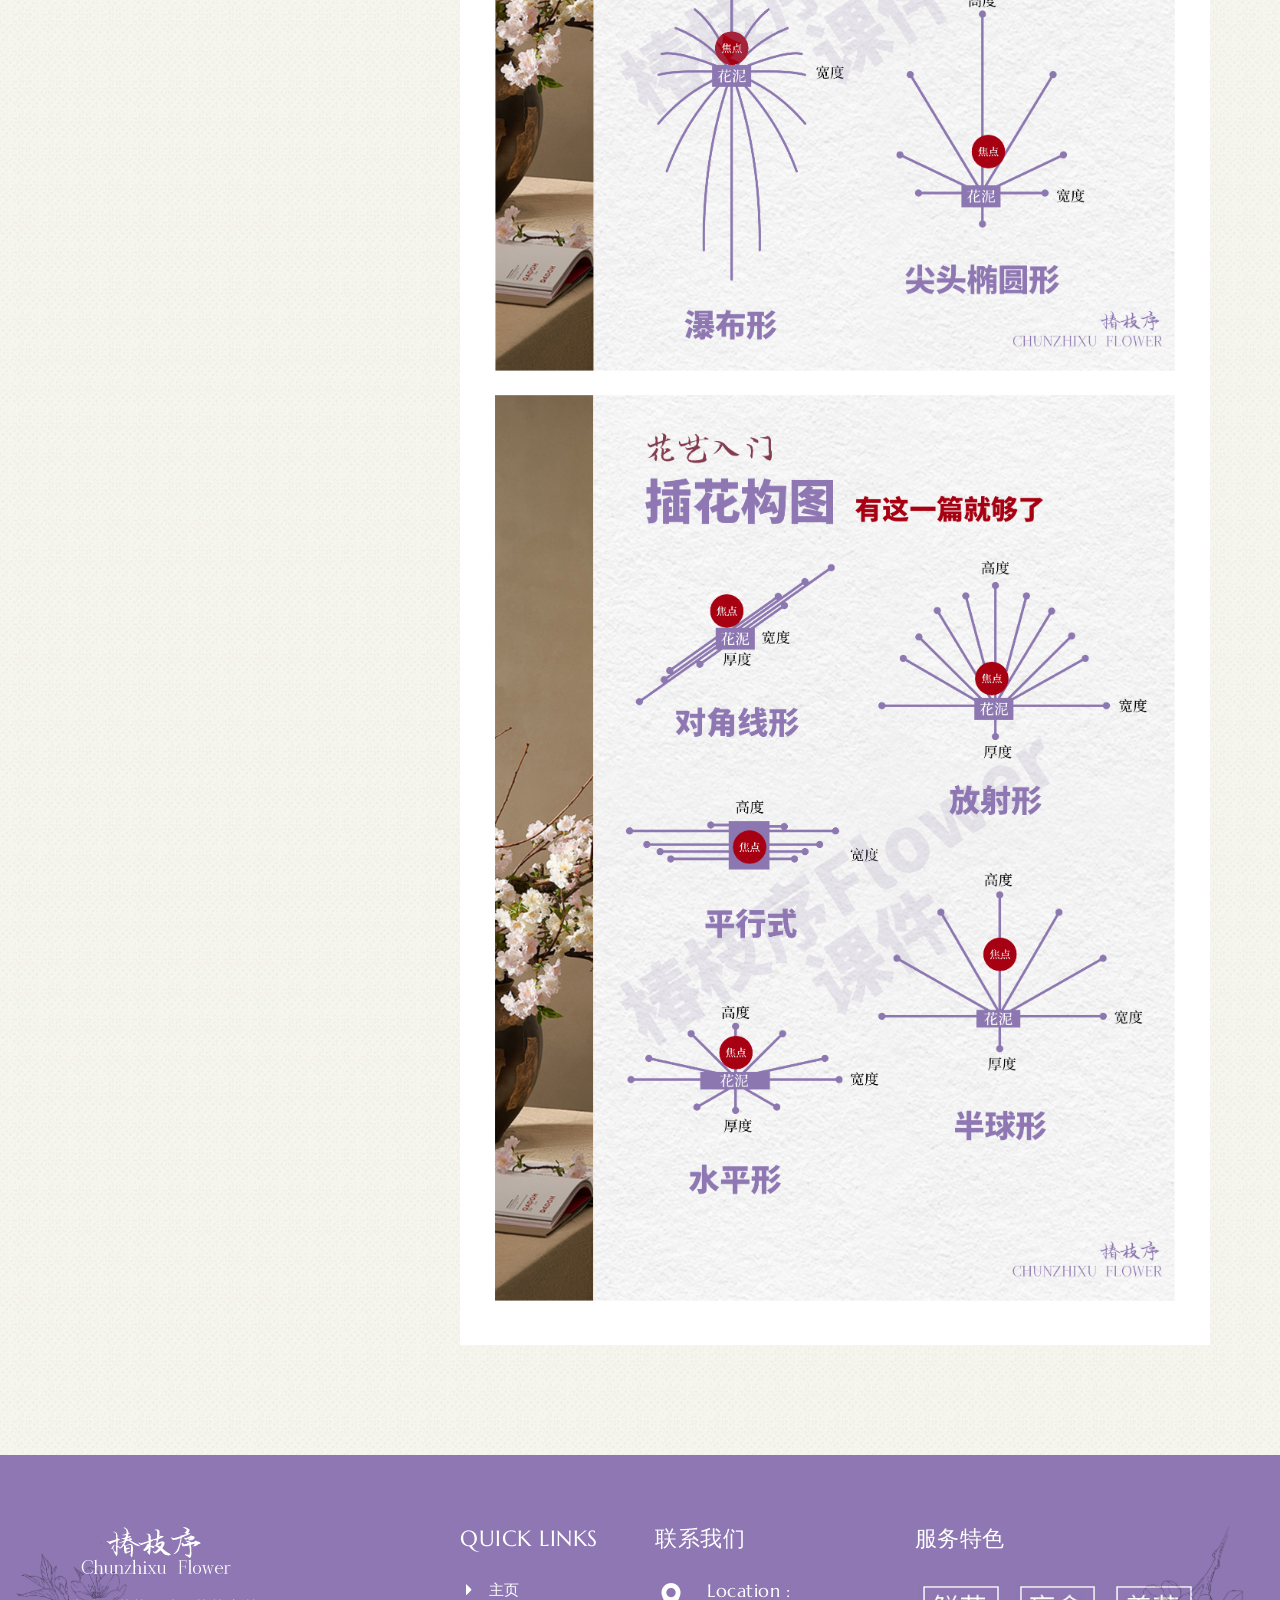
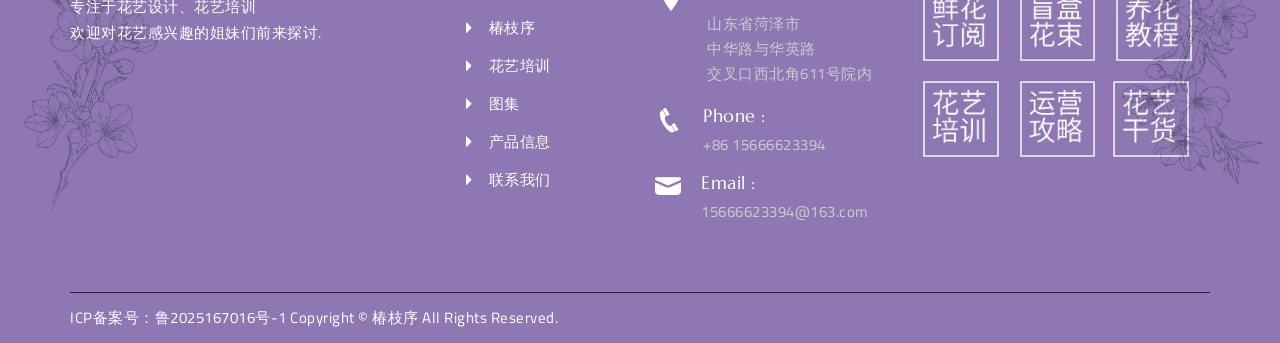
<file: kec-details-3.html>
<!DOCTYPE html>
<html lang="en">
<head>
    <meta charset="UTF-8">
    <meta http-equiv="X-UA-Compatible" content="IE=edge">
    <meta name="viewport" content="width=device-width, initial-scale=1.0">
    <title>菏泽椿枝序花艺丨花艺基础丨构图分析</title>
    <link rel="stylesheet" href="css/bootstrap.min.css">
    <link rel="stylesheet" href="css/icofont.min.css">
    <link rel="stylesheet" href="css/owl.carousel.min.css">
    <link rel="stylesheet" href="css/flesscreen.css">
    <link rel="stylesheet" href="css/style.css">
    
    <link rel="icon" href="images/favicon.png" sizes="32x32" />
    <link href="https://fonts.googleapis.com/css2?family=Berkshire+Swash&family=Cairo:wght@200;300;400;500;600;700;800;900&display=swap" rel="stylesheet"> 
    <link href="https://fonts.googleapis.com/css2?family=Marcellus&display=swap" rel="stylesheet"> 
</head>
<body>
   
      <a href="javascript:void(0)" id="backToTop" class="back-to-top" style="display:none;"><i class="icofont-rounded-up"></i></a>
    <section id="tb-slider-cms">
        <div class="tb-herder-cms">
            <div class="container">
                <nav class="navbar navbar-expand-lg navbar-light">
                    <div class="temp">
                        <a class="navbar-brand logo" href="index.html"><img src="images/logo.png" class="img-fluid" alt="navbar-brand"></a>
                        <button class="navbar-toggler" type="button" data-bs-toggle="collapse" data-bs-target="#navbarNav" aria-controls="navbarNav" aria-expanded="false" aria-label="Toggle navigation">
                        <span class="navbar-toggler-icon"></span>
                        </button>
                        <div class="collapse navbar-collapse" id="navbarNav">
                        <ul class="navbar-nav">
                            <li class="nav-item">
                            <a class="nav-link " aria-current="page" href="index.html">主页</a>
                            </li>
                            <li class="nav-item">
                            <a class="nav-link " href="about-us.html">椿枝序</a>
                            </li>
                            <li class="nav-item">
                            <a class="nav-link" href="services.html">花艺培训</a>
                            </li>
                            <li class="nav-item">
                            <a class="nav-link " href="gallery.html">图集</a>
                            </li>
                            <li class="nav-item">
                                <a class="nav-link active" href="blog.html">产品信息</a>
                            </li>
                            <li class="nav-item">
                                <a class="nav-link " href="contact.html">联系我们</a>
                            </li>
                        </ul>
                        </div>
                    </div>
                </nav>
            </div>
        </div>
        <div class="tb-about-us-slider  tb-about-us-slider-images">
            <div class="tb-about-us-slider-image">
                <img src="images/about-us-slider.jpg" class="img-fluid" alt="tb-about-us-slider-image">
                <div class="tb-about-us-slider-text">
                    <h2>Product</h2>
                    <ul>
                        <li><a href="index.html"> 主页</a></li><li><a href="blog.html">产品信息</a></li><li><a href="blog-details.html">零基础丨花艺系统课</a></li>
                    </ul>
                </div>
            </div>
        </div>
    </section>
  <section id="tb-blog-page-cms">
      <div class="container">
             <div class="tb-custom-title">
                <p>菏泽丨椿枝序花艺培训</p>
                <h2>花艺基础丨构图分析</h2>
            </div>
            <div class="row">
                <div class="col-md-4  ">
                    
                    <div class="tb-blog-page-white">
                    <div class="tb-blog-page-resend-post">
                        <div class="tb-blog-page-coffee-images">
                            <img src="images/tb-blog-page-coffee-images-01.jpg" class="img-fluid" alt="tb-blog-page-coffee-images">
                        </div>
                        <div class="tb-blog-page-about-us">
                            <div class="tb-blog-page-about-us-titel">
                                <h2>菏泽丨椿枝序Flower</h2>
                            </div>
                            <p>主营业务：鲜花零售丨花艺培训<br>十年美术绘画美学功底打底，把审美能力揉成做花公式和方法论；六年互联网运营经验，带你做好自媒体获客.<br>感兴趣快来找我聊聊吧~~</p>
                        </div>
					    <div class="tb-blog-page-coffee-images">
                            <img src="images/tb-blog-page-about-us-01.jpg" class="img-fluid" alt="tb-blog-page-coffee-images">
                        </div>
                        <div class="tb-blog-page-resend-post-titel">
                            <h2>其他产品</h2>
                        </div>
                        <div class="tb-blog-page-resend-posts">
                            <div class="tb-blog-page-resend-post-img">
                                <img src="images/tb-about-us-text-icon-02.jpg" class="img-fluid" alt="tb-blog-page-resend-post-img">
                            </div>
                            <div class="tb-blog-page-resend-post-text">
                                <h2>鲜花订阅</h2>
                                <p>订阅每周一次小美好：花艺师倾心设计、每月四束美好花束.</p>
                            </div>
                        </div>
						<div class="tb-blog-page-resend-posts">
                            <div class="tb-blog-page-resend-post-img">
                                <img src="images/tb-about-us-text-icon-03.jpg" class="img-fluid" alt="tb-blog-page-resend-post-img">
                            </div>
                            <div class="tb-blog-page-resend-post-text">
                                <h2>盲盒花束</h2>
                                <p>告知你的预算色系和送花场景由花艺师随机设计的精美花束.</p>
                            </div>
                        </div>
                    </div>

                    </div>
                </div>
                    
					
					
					
					
                <div class="col-md-8">
                    <div class="tb-blog-section">
                            <div class="tb-block-images img-wrapper">
                                <a href="#"><img src="images/about-us-slider.jpg" class="img-fluid" alt="tb-block-images"></a>
                            </div>

                            <div class="tb-blog-text">
                                <h2>菏泽椿枝序花艺培训丨插花构图<br>有这一篇就够了...</h2>
                                <p>Heze Chunzhi Sequence Flower Arrangement Training | Flower Arrangement Composition<br>This article is enough ..</p>
                           
						        <div class="col-md-12 tb-blog-order-1" id="blog">
						     	<div class="tb-block-images img-wrapper">
                                     <a href="#"><img src="images/ziliao/goutu (1).jpg" class="img-fluid" alt="tb-block-images"></a>
                                 </div><br>
						     	<div class="tb-block-images img-wrapper">
                                     <a href="#"><img src="images/ziliao/goutu (2).jpg" class="img-fluid" alt="tb-block-images"></a>
                                 </div><br>
						     	<div class="tb-block-images img-wrapper">
                                     <a href="#"><img src="images/ziliao/goutu (3).jpg" class="img-fluid" alt="tb-block-images"></a>
                                 </div><br>
						     	<div class="tb-block-images img-wrapper">
                                     <a href="#"><img src="images/ziliao/goutu (4).jpg" class="img-fluid" alt="tb-block-images"></a>
                                 </div><br>

								
							

								
							    </div>
                            </div>
                    </div>
                </div>
            </div>
        </div>
  </section>
  
    <footer id="tb-footer-cms">
        <div class="container">
            <div class="tb-footer-border">
                <div class="row">
                    <div class="col-lg-4">
                        <div class="tb-footer-logo-text">
                            <a href="index.html"><img src="images/logo2.png" class="img-fluid" alt="tb-footer-logo-text"></a>
                            <p>专注于花艺设计、花艺培训<br>欢迎对花艺感兴趣的姐妹们前来探讨.</p>
                        </div>
                    </div>
                    <div class="col-lg-8">
                        <div class="row">
                            <div class="col-lg-3 footer-toggle-menu">
                                <div class="tb-footer-manu">
                                    <h2>Quick Links</h2>
                                    <ul class="list-unstyled">
                                        <li><a href="index.html"><i class="icofont-caret-right"></i>主页</a></li>
                                        <li><a href="about-us.html"><i class="icofont-caret-right"></i>椿枝序</a></li>
                                        <li><a href="services.html"><i class="icofont-caret-right"></i>花艺培训</a></li>
                                        <li><a href="gallery.html"><i class="icofont-caret-right"></i>图集</a></li>
                                        <li><a href="blog.html"><i class="icofont-caret-right"></i>产品信息</a></li>
                                        <li><a href="contact.html"><i class="icofont-caret-right"></i>联系我们</a></li>
                                    </ul>
                                </div>
                            </div>    
                            <div class="col-lg-4 footer-toggle-menu">
                                <div class="tb-footer-contectus tb-footer-manu">
                                    <h2>联系我们</h2>
                                    <ul class="list-unstyled">
                                        <li>
                                            <div class="tb-footer-contect-section">
                                                <div class="tb-footer-contect-icon">
                                                    <i class="icofont-location-pin"></i>
                                                </div>
                                                <div class="tb-footer-contect-text">
                                                    <h3>Location :</h3>
                                                    <p>山东省菏泽市 <br> 中华路与华英路 <br> 交叉口西北角611号院内</p>
                                                </div>
                                            </div>
                                        </li>
                                        <li>
                                            <div class="tb-footer-contect-section">
                                                <div class="tb-footer-contect-icon">
                                                    <i class="icofont-phone call"></i>
                                                </div>
                                                <div class="tb-footer-contect-text">
                                                    <h3>Phone :</h3>
                                                    <a href="tel:15666623394">+86 15666623394</a>
                                                </div>
                                            </div>
                                        </li>
                                        <li>
                                            <div class="tb-footer-contect-section">
                                                <div class="tb-footer-contect-icon">
                                                    <i class="icofont-ui-message email"></i>
                                                </div>
                                                <div class="tb-footer-contect-text">
                                                    <h3>Email :</h3>
                                                    <a href="mailto:15666623394@163.com">15666623394@163.com</a>
                                                </div>
                                            </div>
                                        </li>
                                    </ul>
                                </div>
                            </div>  
                            <div class="col-lg-5 footer-toggle-menu">
                                <div class="tb-footer-instagram tb-footer-manu tb-footer-instagram-2">
                                    <h2>服务特色</h2>
                                    <ul class="list-unstyled">
                                        <li class="tb-footer-instagram-img">
                                            <img src="images/tb-footer-instagram-img-01.jpg" class="img-fluid" alt="tb-footer-instagram-img">
                                            <a href="#"><i class="#图标#"></i></a>
                                        </li>
                                        <li class="tb-footer-instagram-img">
                                            <img src="images/tb-footer-instagram-img-02.jpg" class="img-fluid" alt="tb-footer-instagram-img">
                                            <a href="#"><i class="#图标#"></i></a>
                                        </li>
                                        <li class="tb-footer-instagram-img">
                                            <img src="images/tb-footer-instagram-img-03.jpg" class="img-fluid" alt="tb-footer-instagram-img">
                                            <a href="#"><i class="#图标#"></i></a>
                                        </li>
                                        <li class="tb-footer-instagram-img">
                                            <img src="images/tb-footer-instagram-img-04.jpg" class="img-fluid" alt="tb-footer-instagram-img">
                                            <a href="#"><i class="#图标#"></i></a>
                                        </li>
                                        <li class="tb-footer-instagram-img">
                                            <img src="images/tb-footer-instagram-img-05.jpg" class="img-fluid" alt="tb-footer-instagram-img">
                                            <a href="#"><i class="#图标#"></i></a>
                                        </li>
                                        <li class="tb-footer-instagram-img">
                                            <img src="images/tb-footer-instagram-img-06.jpg" class="img-fluid" alt="tb-footer-instagram-img">
                                            <a href="#"><i class="#图标#"></i></a>
                                        </li>
                                    </ul>
                                </div>
                            </div>  
                        </div>
                        
                    </div>
                </div>
            </div>
            <div class="tb-sub-footer">
                <div class="tb-footer-copywrite">
                    <p>ICP备案号：鲁2025167016号-1  Copyright © 椿枝序 All Rights Reserved.</a></p>
                </div>
                <div class="tb-footer-social-icon">
                    <ul>
                        <li><a href="#"><i class="icofont-#图标#"></i></a></li>
                        <li><a href="#"><i class="icofont-#图标#"></i></a></li>
                    </ul>
                </div>
            </div>
        </div>
    </footer>



        <script src="js/jquery-slim.min.js"></script>
        <script src="js/jQuery.min.js"></script>
        <script src="js/owl.carousel.min.js"></script>
        <script src="js/costom.js"></script>
        <script src="js/bootstrap.min.js"></script>
</body>
</html>
</file>
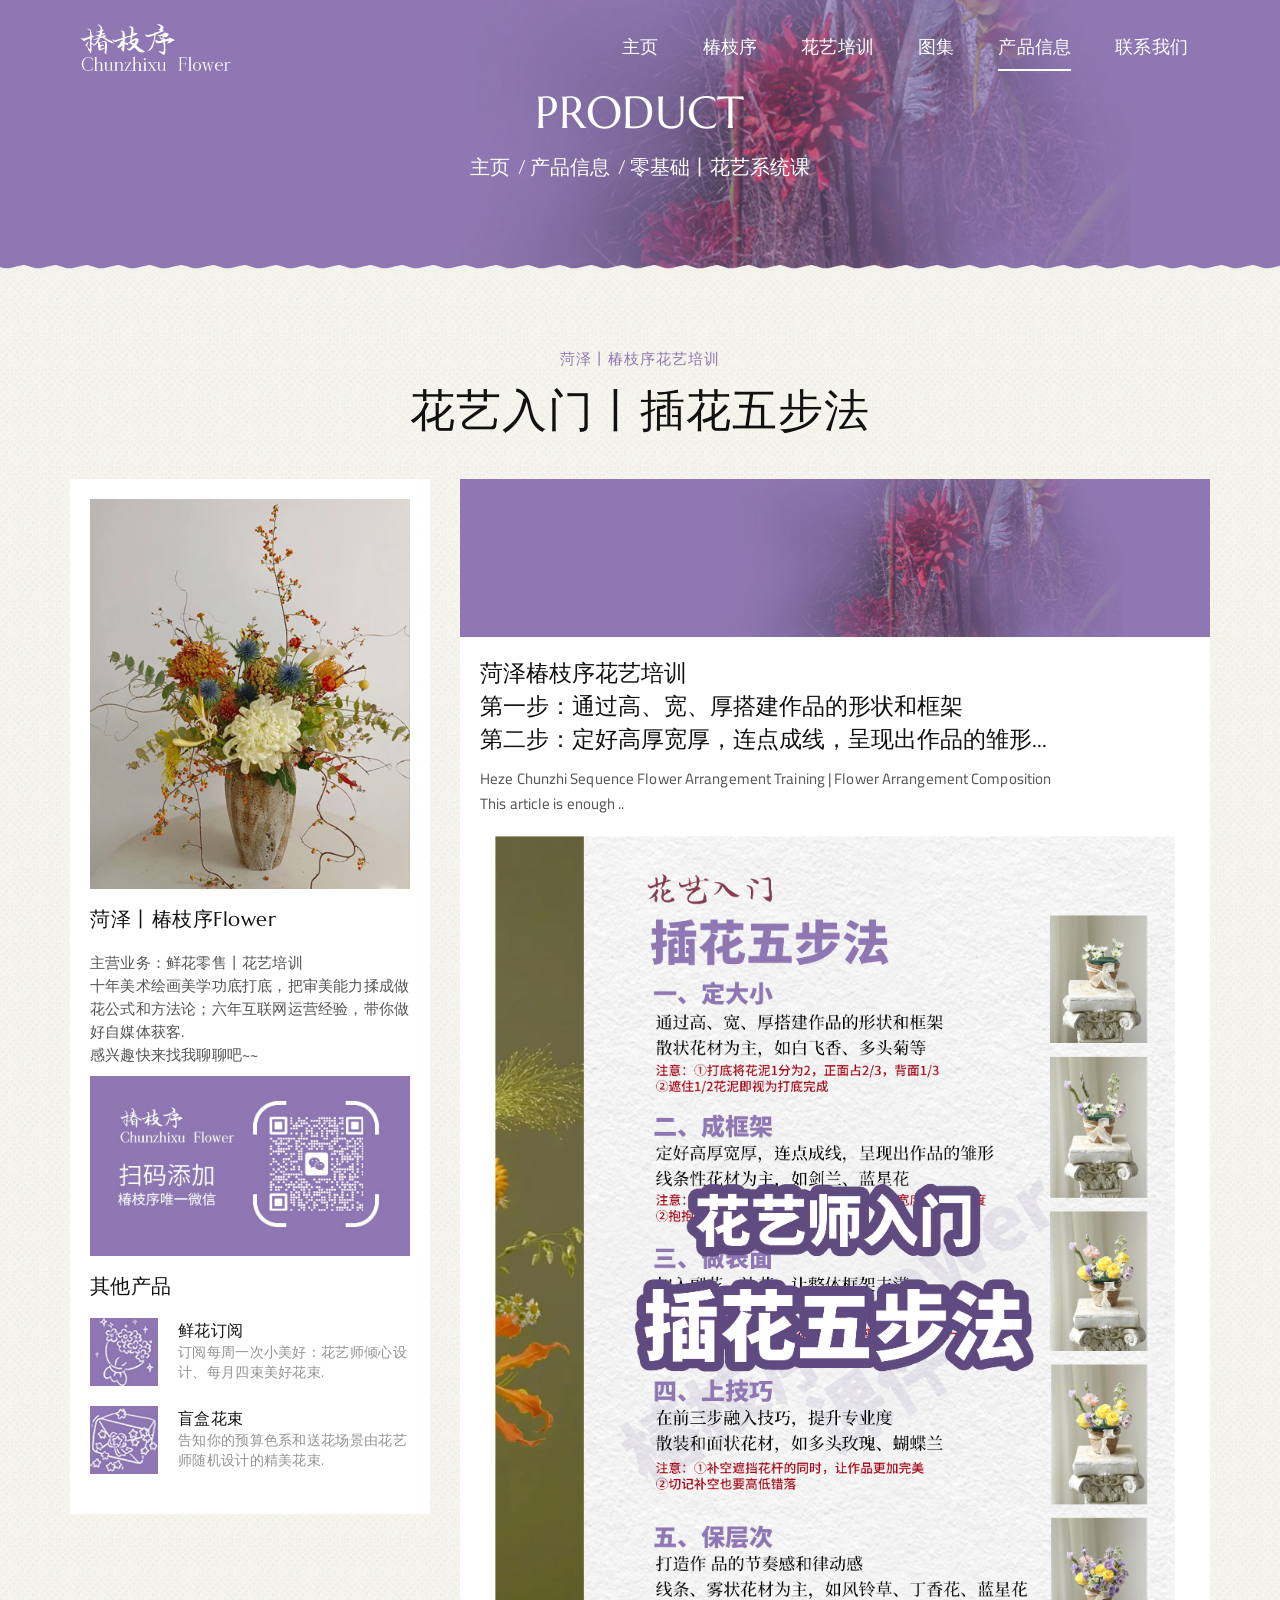
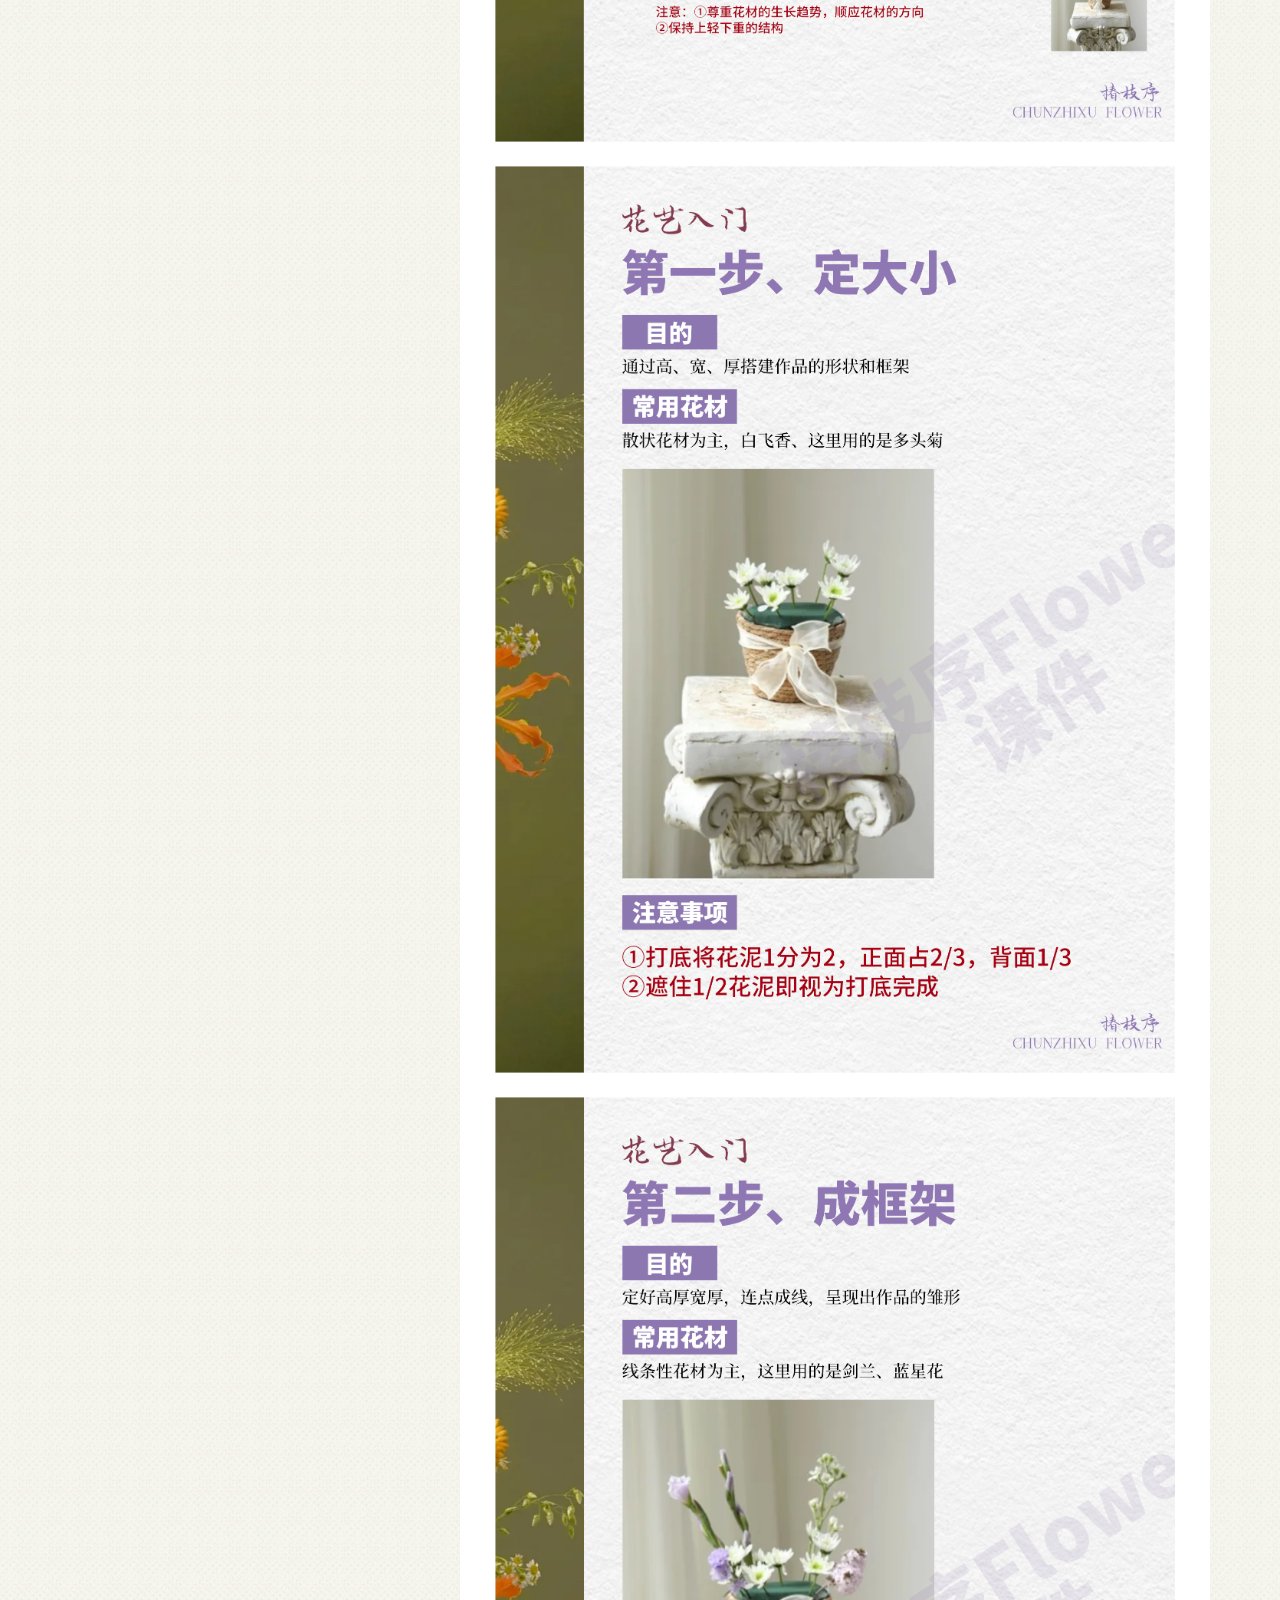
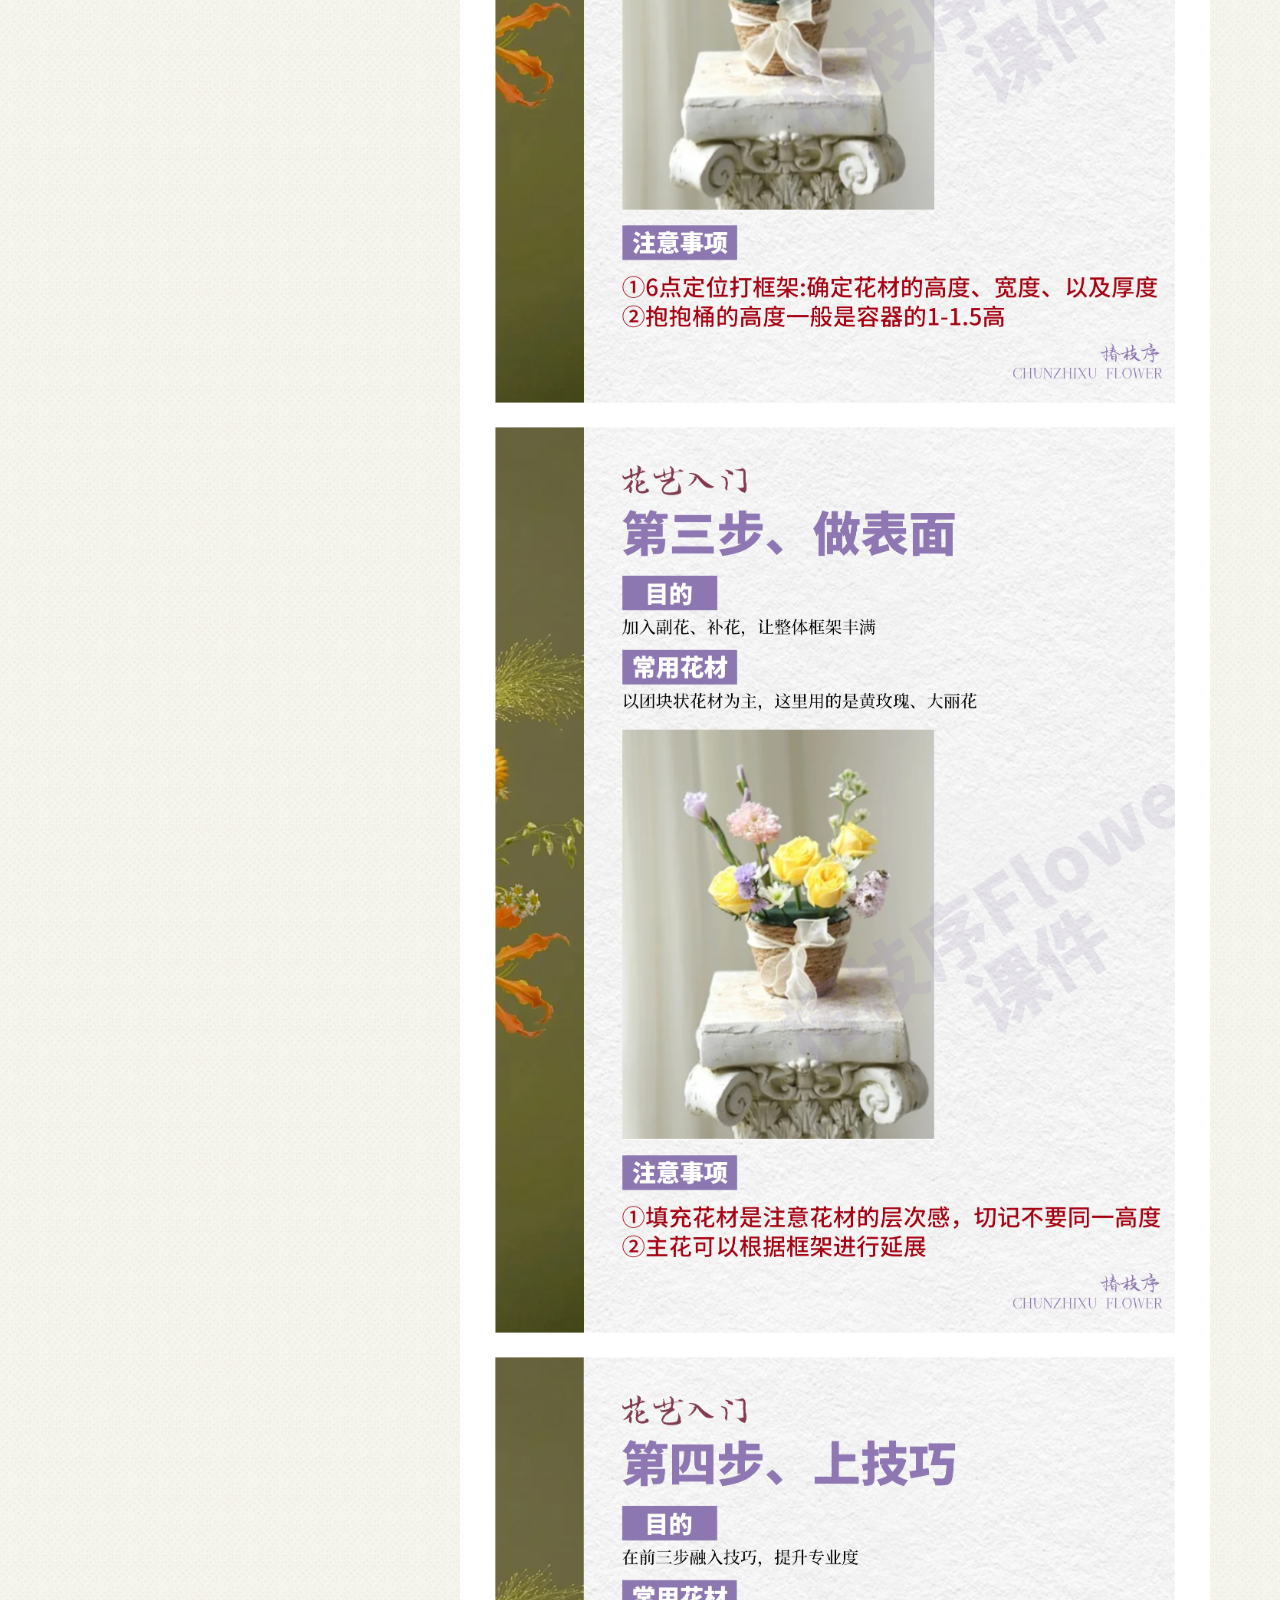
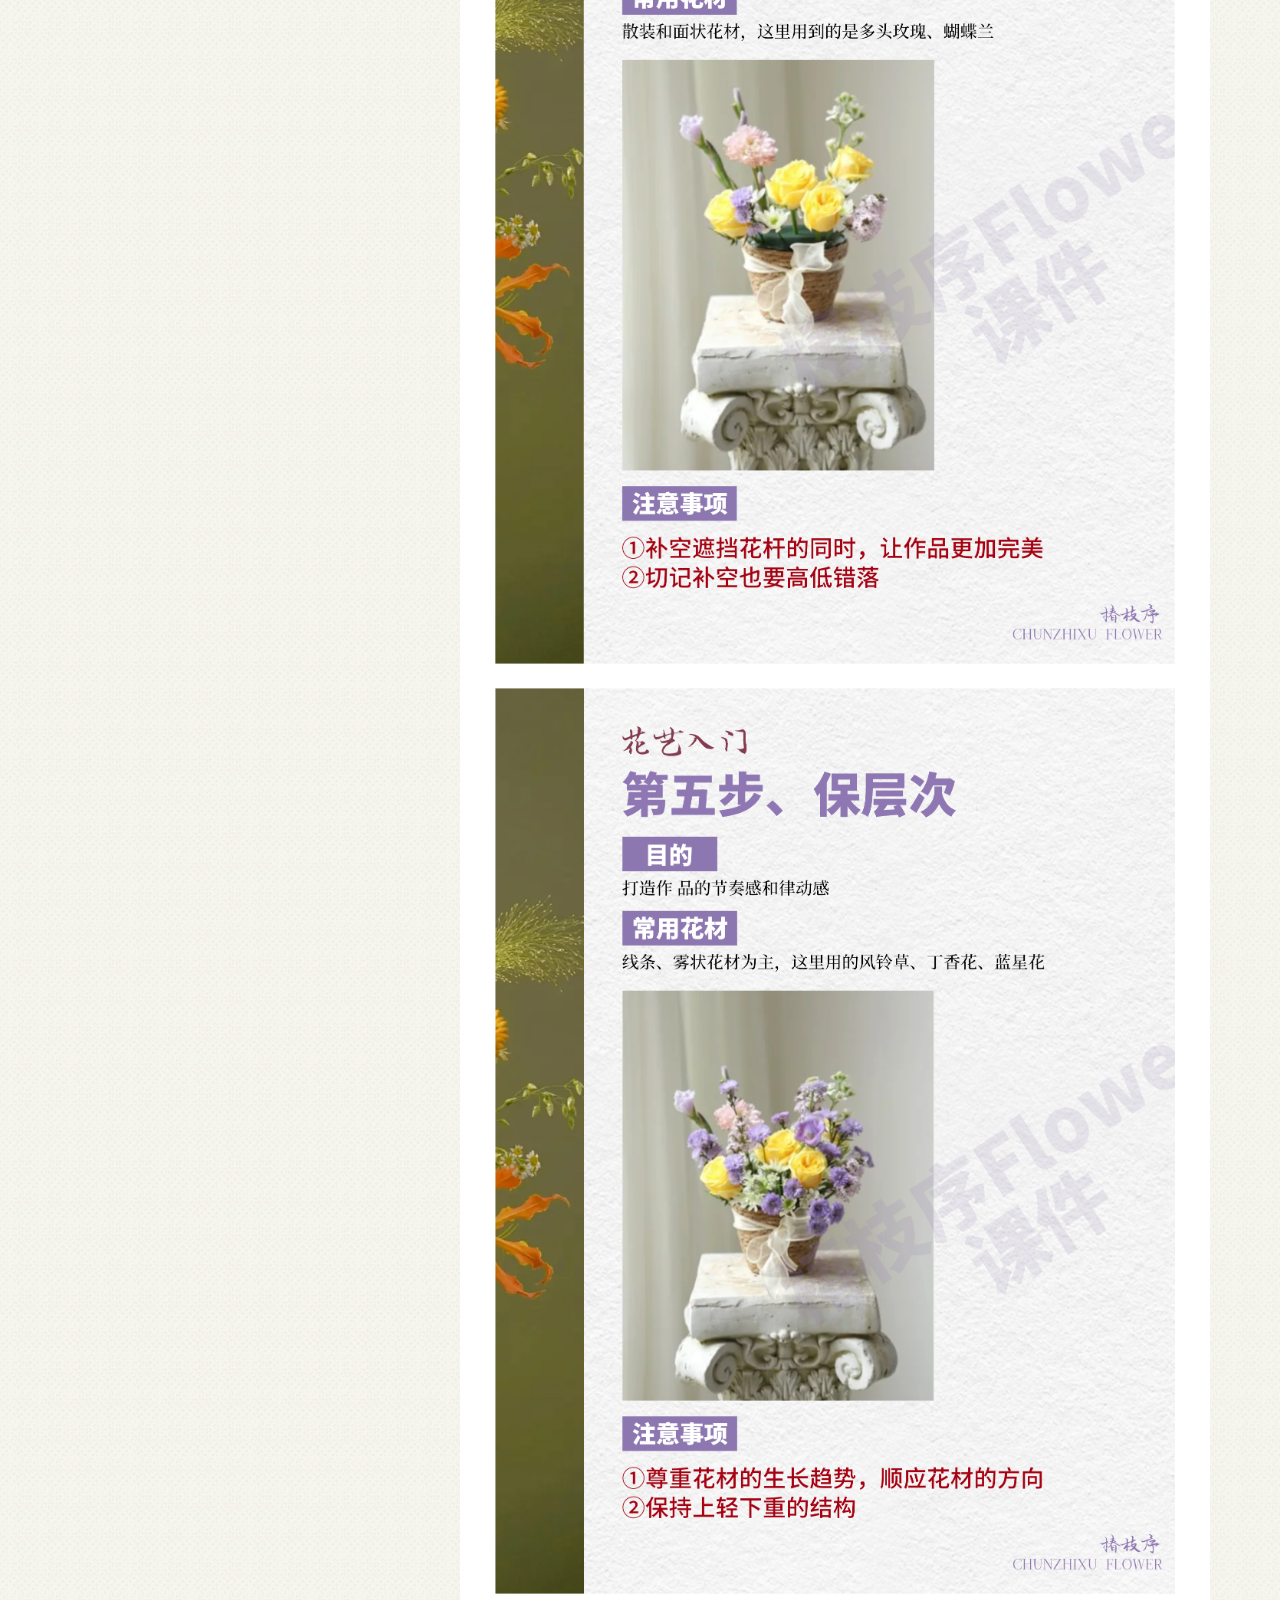
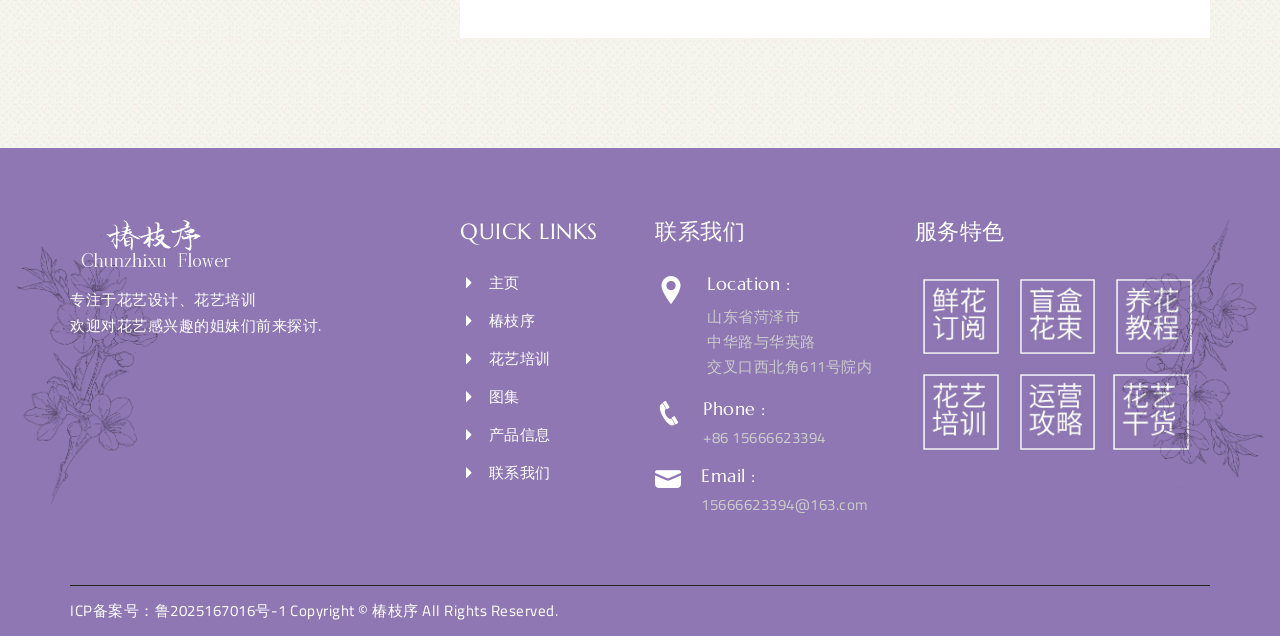
<file: kec-details-4.html>
<!DOCTYPE html>
<html lang="en">
<head>
    <meta charset="UTF-8">
    <meta http-equiv="X-UA-Compatible" content="IE=edge">
    <meta name="viewport" content="width=device-width, initial-scale=1.0">
    <title>菏泽椿枝序花艺丨花艺入门丨插花五步法</title>
    <link rel="stylesheet" href="css/bootstrap.min.css">
    <link rel="stylesheet" href="css/icofont.min.css">
    <link rel="stylesheet" href="css/owl.carousel.min.css">
    <link rel="stylesheet" href="css/flesscreen.css">
    <link rel="stylesheet" href="css/style.css">
    
    <link rel="icon" href="images/favicon.png" sizes="32x32" />
    <link href="https://fonts.googleapis.com/css2?family=Berkshire+Swash&family=Cairo:wght@200;300;400;500;600;700;800;900&display=swap" rel="stylesheet"> 
    <link href="https://fonts.googleapis.com/css2?family=Marcellus&display=swap" rel="stylesheet"> 
</head>
<body>
   
      <a href="javascript:void(0)" id="backToTop" class="back-to-top" style="display:none;"><i class="icofont-rounded-up"></i></a>
    <section id="tb-slider-cms">
        <div class="tb-herder-cms">
            <div class="container">
                <nav class="navbar navbar-expand-lg navbar-light">
                    <div class="temp">
                        <a class="navbar-brand logo" href="index.html"><img src="images/logo.png" class="img-fluid" alt="navbar-brand"></a>
                        <button class="navbar-toggler" type="button" data-bs-toggle="collapse" data-bs-target="#navbarNav" aria-controls="navbarNav" aria-expanded="false" aria-label="Toggle navigation">
                        <span class="navbar-toggler-icon"></span>
                        </button>
                        <div class="collapse navbar-collapse" id="navbarNav">
                        <ul class="navbar-nav">
                            <li class="nav-item">
                            <a class="nav-link " aria-current="page" href="index.html">主页</a>
                            </li>
                            <li class="nav-item">
                            <a class="nav-link " href="about-us.html">椿枝序</a>
                            </li>
                            <li class="nav-item">
                            <a class="nav-link" href="services.html">花艺培训</a>
                            </li>
                            <li class="nav-item">
                            <a class="nav-link " href="gallery.html">图集</a>
                            </li>
                            <li class="nav-item">
                                <a class="nav-link active" href="blog.html">产品信息</a>
                            </li>
                            <li class="nav-item">
                                <a class="nav-link " href="contact.html">联系我们</a>
                            </li>
                        </ul>
                        </div>
                    </div>
                </nav>
            </div>
        </div>
        <div class="tb-about-us-slider  tb-about-us-slider-images">
            <div class="tb-about-us-slider-image">
                <img src="images/about-us-slider.jpg" class="img-fluid" alt="tb-about-us-slider-image">
                <div class="tb-about-us-slider-text">
                    <h2>Product</h2>
                    <ul>
                        <li><a href="index.html"> 主页</a></li><li><a href="blog.html">产品信息</a></li><li><a href="blog-details.html">零基础丨花艺系统课</a></li>
                    </ul>
                </div>
            </div>
        </div>
    </section>
  <section id="tb-blog-page-cms">
      <div class="container">
             <div class="tb-custom-title">
                <p>菏泽丨椿枝序花艺培训</p>
                <h2>花艺入门丨插花五步法</h2>
            </div>
            <div class="row">
                <div class="col-md-4  ">
                    
                    <div class="tb-blog-page-white">
                    <div class="tb-blog-page-resend-post">
                        <div class="tb-blog-page-coffee-images">
                            <img src="images/tb-blog-page-coffee-images-01.jpg" class="img-fluid" alt="tb-blog-page-coffee-images">
                        </div>
                        <div class="tb-blog-page-about-us">
                            <div class="tb-blog-page-about-us-titel">
                                <h2>菏泽丨椿枝序Flower</h2>
                            </div>
                            <p>主营业务：鲜花零售丨花艺培训<br>十年美术绘画美学功底打底，把审美能力揉成做花公式和方法论；六年互联网运营经验，带你做好自媒体获客.<br>感兴趣快来找我聊聊吧~~</p>
                        </div>
					    <div class="tb-blog-page-coffee-images">
                            <img src="images/tb-blog-page-about-us-01.jpg" class="img-fluid" alt="tb-blog-page-coffee-images">
                        </div>
                        <div class="tb-blog-page-resend-post-titel">
                            <h2>其他产品</h2>
                        </div>
                        <div class="tb-blog-page-resend-posts">
                            <div class="tb-blog-page-resend-post-img">
                                <img src="images/tb-about-us-text-icon-02.jpg" class="img-fluid" alt="tb-blog-page-resend-post-img">
                            </div>
                            <div class="tb-blog-page-resend-post-text">
                                <h2>鲜花订阅</h2>
                                <p>订阅每周一次小美好：花艺师倾心设计、每月四束美好花束.</p>
                            </div>
                        </div>
						<div class="tb-blog-page-resend-posts">
                            <div class="tb-blog-page-resend-post-img">
                                <img src="images/tb-about-us-text-icon-03.jpg" class="img-fluid" alt="tb-blog-page-resend-post-img">
                            </div>
                            <div class="tb-blog-page-resend-post-text">
                                <h2>盲盒花束</h2>
                                <p>告知你的预算色系和送花场景由花艺师随机设计的精美花束.</p>
                            </div>
                        </div>
                    </div>

                    </div>
                </div>
                    
					
					
					
					
                <div class="col-md-8">
                    <div class="tb-blog-section">
                            <div class="tb-block-images img-wrapper">
                                <a href="#"><img src="images/about-us-slider.jpg" class="img-fluid" alt="tb-block-images"></a>
                            </div>

                            <div class="tb-blog-text">
                                <h2>菏泽椿枝序花艺培训<br>第一步：通过高、宽、厚搭建作品的形状和框架<br>第二步：定好高厚宽厚，连点成线，呈现出作品的雏形...</h2>
                                <p>Heze Chunzhi Sequence Flower Arrangement Training | Flower Arrangement Composition<br>This article is enough ..</p>
                           
						        <div class="col-md-12 tb-blog-order-1" id="blog">
						     	<div class="tb-block-images img-wrapper">
                                     <a href="#"><img src="images/ziliao/chahua (1).jpg" class="img-fluid" alt="tb-block-images"></a>
                                 </div><br>
						     	<div class="tb-block-images img-wrapper">
                                     <a href="#"><img src="images/ziliao/chahua (2).jpg" class="img-fluid" alt="tb-block-images"></a>
                                 </div><br>
						     	<div class="tb-block-images img-wrapper">
                                     <a href="#"><img src="images/ziliao/chahua (3).jpg" class="img-fluid" alt="tb-block-images"></a>
                                 </div><br>
						     	<div class="tb-block-images img-wrapper">
                                     <a href="#"><img src="images/ziliao/chahua (4).jpg" class="img-fluid" alt="tb-block-images"></a>
                                </div><br>
								<div class="tb-block-images img-wrapper">
                                     <a href="#"><img src="images/ziliao/chahua (5).jpg" class="img-fluid" alt="tb-block-images"></a>
                                </div><br>
								<div class="tb-block-images img-wrapper">
                                     <a href="#"><img src="images/ziliao/chahua (6).jpg" class="img-fluid" alt="tb-block-images"></a>
                                </div><br>

								
							

								
							    </div>
                            </div>
                    </div>
                </div>
            </div>
        </div>
  </section>
  
    <footer id="tb-footer-cms">
        <div class="container">
            <div class="tb-footer-border">
                <div class="row">
                    <div class="col-lg-4">
                        <div class="tb-footer-logo-text">
                            <a href="index.html"><img src="images/logo2.png" class="img-fluid" alt="tb-footer-logo-text"></a>
                            <p>专注于花艺设计、花艺培训<br>欢迎对花艺感兴趣的姐妹们前来探讨.</p>
                        </div>
                    </div>
                    <div class="col-lg-8">
                        <div class="row">
                            <div class="col-lg-3 footer-toggle-menu">
                                <div class="tb-footer-manu">
                                    <h2>Quick Links</h2>
                                    <ul class="list-unstyled">
                                        <li><a href="index.html"><i class="icofont-caret-right"></i>主页</a></li>
                                        <li><a href="about-us.html"><i class="icofont-caret-right"></i>椿枝序</a></li>
                                        <li><a href="services.html"><i class="icofont-caret-right"></i>花艺培训</a></li>
                                        <li><a href="gallery.html"><i class="icofont-caret-right"></i>图集</a></li>
                                        <li><a href="blog.html"><i class="icofont-caret-right"></i>产品信息</a></li>
                                        <li><a href="contact.html"><i class="icofont-caret-right"></i>联系我们</a></li>
                                    </ul>
                                </div>
                            </div>    
                            <div class="col-lg-4 footer-toggle-menu">
                                <div class="tb-footer-contectus tb-footer-manu">
                                    <h2>联系我们</h2>
                                    <ul class="list-unstyled">
                                        <li>
                                            <div class="tb-footer-contect-section">
                                                <div class="tb-footer-contect-icon">
                                                    <i class="icofont-location-pin"></i>
                                                </div>
                                                <div class="tb-footer-contect-text">
                                                    <h3>Location :</h3>
                                                    <p>山东省菏泽市 <br> 中华路与华英路 <br> 交叉口西北角611号院内</p>
                                                </div>
                                            </div>
                                        </li>
                                        <li>
                                            <div class="tb-footer-contect-section">
                                                <div class="tb-footer-contect-icon">
                                                    <i class="icofont-phone call"></i>
                                                </div>
                                                <div class="tb-footer-contect-text">
                                                    <h3>Phone :</h3>
                                                    <a href="tel:15666623394">+86 15666623394</a>
                                                </div>
                                            </div>
                                        </li>
                                        <li>
                                            <div class="tb-footer-contect-section">
                                                <div class="tb-footer-contect-icon">
                                                    <i class="icofont-ui-message email"></i>
                                                </div>
                                                <div class="tb-footer-contect-text">
                                                    <h3>Email :</h3>
                                                    <a href="mailto:15666623394@163.com">15666623394@163.com</a>
                                                </div>
                                            </div>
                                        </li>
                                    </ul>
                                </div>
                            </div>  
                            <div class="col-lg-5 footer-toggle-menu">
                                <div class="tb-footer-instagram tb-footer-manu tb-footer-instagram-2">
                                    <h2>服务特色</h2>
                                    <ul class="list-unstyled">
                                        <li class="tb-footer-instagram-img">
                                            <img src="images/tb-footer-instagram-img-01.jpg" class="img-fluid" alt="tb-footer-instagram-img">
                                            <a href="#"><i class="#图标#"></i></a>
                                        </li>
                                        <li class="tb-footer-instagram-img">
                                            <img src="images/tb-footer-instagram-img-02.jpg" class="img-fluid" alt="tb-footer-instagram-img">
                                            <a href="#"><i class="#图标#"></i></a>
                                        </li>
                                        <li class="tb-footer-instagram-img">
                                            <img src="images/tb-footer-instagram-img-03.jpg" class="img-fluid" alt="tb-footer-instagram-img">
                                            <a href="#"><i class="#图标#"></i></a>
                                        </li>
                                        <li class="tb-footer-instagram-img">
                                            <img src="images/tb-footer-instagram-img-04.jpg" class="img-fluid" alt="tb-footer-instagram-img">
                                            <a href="#"><i class="#图标#"></i></a>
                                        </li>
                                        <li class="tb-footer-instagram-img">
                                            <img src="images/tb-footer-instagram-img-05.jpg" class="img-fluid" alt="tb-footer-instagram-img">
                                            <a href="#"><i class="#图标#"></i></a>
                                        </li>
                                        <li class="tb-footer-instagram-img">
                                            <img src="images/tb-footer-instagram-img-06.jpg" class="img-fluid" alt="tb-footer-instagram-img">
                                            <a href="#"><i class="#图标#"></i></a>
                                        </li>
                                    </ul>
                                </div>
                            </div>  
                        </div>
                        
                    </div>
                </div>
            </div>
            <div class="tb-sub-footer">
                <div class="tb-footer-copywrite">
                    <p>ICP备案号：鲁2025167016号-1  Copyright © 椿枝序 All Rights Reserved.</a></p>
                </div>
                <div class="tb-footer-social-icon">
                    <ul>
                        <li><a href="#"><i class="icofont-#图标#"></i></a></li>
                        <li><a href="#"><i class="icofont-#图标#"></i></a></li>
                    </ul>
                </div>
            </div>
        </div>
    </footer>



        <script src="js/jquery-slim.min.js"></script>
        <script src="js/jQuery.min.js"></script>
        <script src="js/owl.carousel.min.js"></script>
        <script src="js/costom.js"></script>
        <script src="js/bootstrap.min.js"></script>
</body>
</html>
</file>
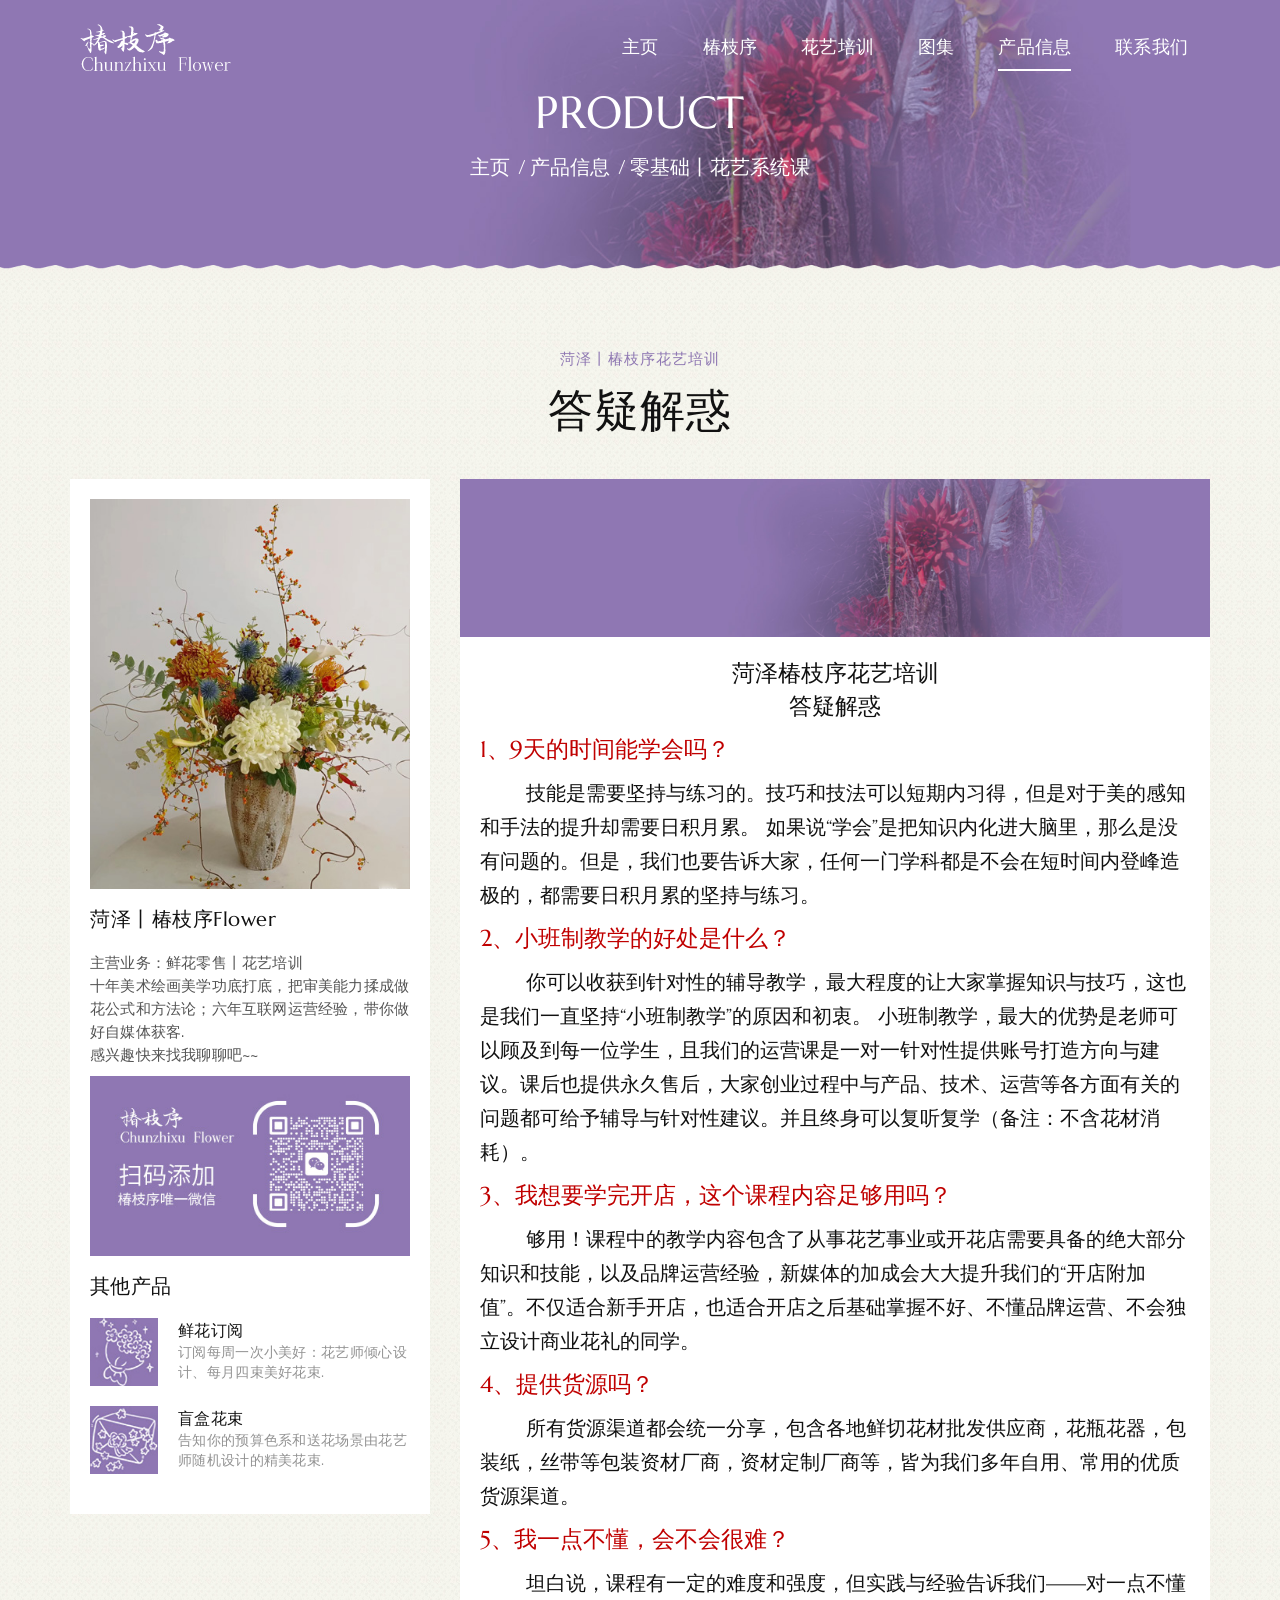
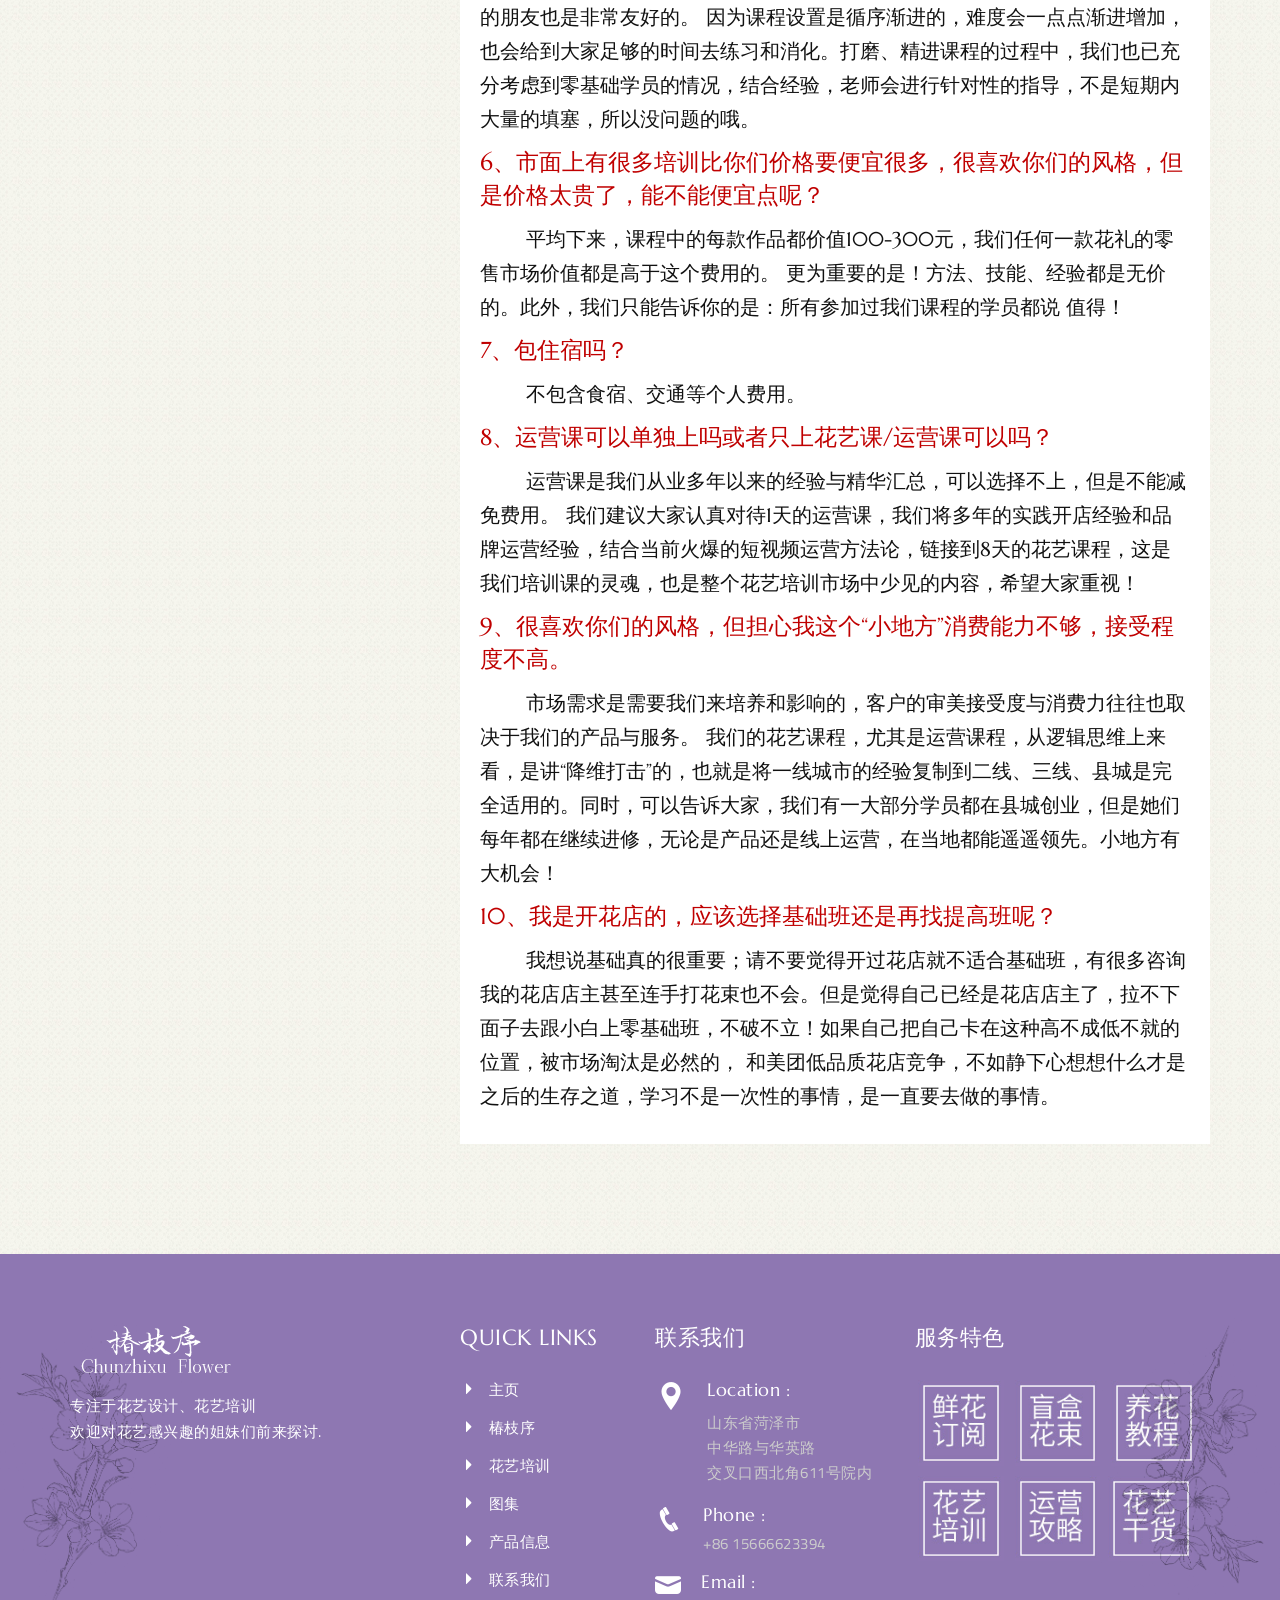
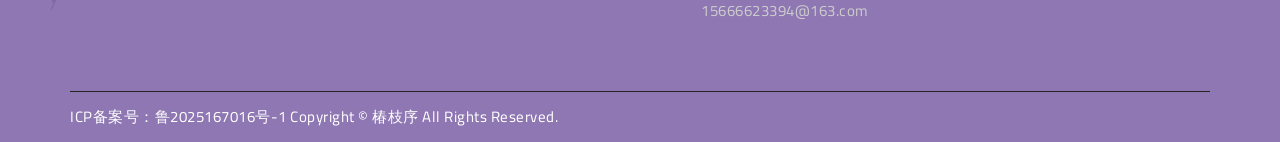
<file: kec-details-5.html>
<!DOCTYPE html>
<html lang="en">
<head>
    <meta charset="UTF-8">
    <meta http-equiv="X-UA-Compatible" content="IE=edge">
    <meta name="viewport" content="width=device-width, initial-scale=1.0">
    <title>菏泽椿枝序花艺丨答疑解惑</title>
    <link rel="stylesheet" href="css/bootstrap.min.css">
    <link rel="stylesheet" href="css/icofont.min.css">
    <link rel="stylesheet" href="css/owl.carousel.min.css">
    <link rel="stylesheet" href="css/flesscreen.css">
    <link rel="stylesheet" href="css/style.css">
    
    <link rel="icon" href="images/favicon.png" sizes="32x32" />
    <link href="https://fonts.googleapis.com/css2?family=Berkshire+Swash&family=Cairo:wght@200;300;400;500;600;700;800;900&display=swap" rel="stylesheet"> 
    <link href="https://fonts.googleapis.com/css2?family=Marcellus&display=swap" rel="stylesheet"> 
</head>
<body>
   
      <a href="javascript:void(0)" id="backToTop" class="back-to-top" style="display:none;"><i class="icofont-rounded-up"></i></a>
    <section id="tb-slider-cms">
        <div class="tb-herder-cms">
            <div class="container">
                <nav class="navbar navbar-expand-lg navbar-light">
                    <div class="temp">
                        <a class="navbar-brand logo" href="index.html"><img src="images/logo.png" class="img-fluid" alt="navbar-brand"></a>
                        <button class="navbar-toggler" type="button" data-bs-toggle="collapse" data-bs-target="#navbarNav" aria-controls="navbarNav" aria-expanded="false" aria-label="Toggle navigation">
                        <span class="navbar-toggler-icon"></span>
                        </button>
                        <div class="collapse navbar-collapse" id="navbarNav">
                        <ul class="navbar-nav">
                            <li class="nav-item">
                            <a class="nav-link " aria-current="page" href="index.html">主页</a>
                            </li>
                            <li class="nav-item">
                            <a class="nav-link " href="about-us.html">椿枝序</a>
                            </li>
                            <li class="nav-item">
                            <a class="nav-link" href="services.html">花艺培训</a>
                            </li>
                            <li class="nav-item">
                            <a class="nav-link " href="gallery.html">图集</a>
                            </li>
                            <li class="nav-item">
                                <a class="nav-link active" href="blog.html">产品信息</a>
                            </li>
                            <li class="nav-item">
                                <a class="nav-link " href="contact.html">联系我们</a>
                            </li>
                        </ul>
                        </div>
                    </div>
                </nav>
            </div>
        </div>
        <div class="tb-about-us-slider  tb-about-us-slider-images">
            <div class="tb-about-us-slider-image">
                <img src="images/about-us-slider.jpg" class="img-fluid" alt="tb-about-us-slider-image">
                <div class="tb-about-us-slider-text">
                    <h2>Product</h2>
                    <ul>
                        <li><a href="index.html"> 主页</a></li><li><a href="blog.html">产品信息</a></li><li><a href="blog-details.html">零基础丨花艺系统课</a></li>
                    </ul>
                </div>
            </div>
        </div>
    </section>
  <section id="tb-blog-page-cms">
      <div class="container">
             <div class="tb-custom-title">
                <p>菏泽丨椿枝序花艺培训</p>
                <h2>答疑解惑</h2>
            </div>
            <div class="row">
                <div class="col-md-4  ">
                    
                    <div class="tb-blog-page-white">
                    <div class="tb-blog-page-resend-post">
                        <div class="tb-blog-page-coffee-images">
                            <img src="images/tb-blog-page-coffee-images-01.jpg" class="img-fluid" alt="tb-blog-page-coffee-images">
                        </div>
                        <div class="tb-blog-page-about-us">
                            <div class="tb-blog-page-about-us-titel">
                                <h2>菏泽丨椿枝序Flower</h2>
                            </div>
                            <p>主营业务：鲜花零售丨花艺培训<br>十年美术绘画美学功底打底，把审美能力揉成做花公式和方法论；六年互联网运营经验，带你做好自媒体获客.<br>感兴趣快来找我聊聊吧~~</p>
                        </div>
					    <div class="tb-blog-page-coffee-images">
                            <img src="images/tb-blog-page-about-us-01.jpg" class="img-fluid" alt="tb-blog-page-coffee-images">
                        </div>
                        <div class="tb-blog-page-resend-post-titel">
                            <h2>其他产品</h2>
                        </div>
                        <div class="tb-blog-page-resend-posts">
                            <div class="tb-blog-page-resend-post-img">
                                <img src="images/tb-about-us-text-icon-02.jpg" class="img-fluid" alt="tb-blog-page-resend-post-img">
                            </div>
                            <div class="tb-blog-page-resend-post-text">
                                <h2>鲜花订阅</h2>
                                <p>订阅每周一次小美好：花艺师倾心设计、每月四束美好花束.</p>
                            </div>
                        </div>
						<div class="tb-blog-page-resend-posts">
                            <div class="tb-blog-page-resend-post-img">
                                <img src="images/tb-about-us-text-icon-03.jpg" class="img-fluid" alt="tb-blog-page-resend-post-img">
                            </div>
                            <div class="tb-blog-page-resend-post-text">
                                <h2>盲盒花束</h2>
                                <p>告知你的预算色系和送花场景由花艺师随机设计的精美花束.</p>
                            </div>
                        </div>
                    </div>

                    </div>
                </div>
                    
					
					
					
					
                <div class="col-md-8">
                    <div class="tb-blog-section">
                            <div class="tb-block-images img-wrapper">
                                <a href="#"><img src="images/about-us-slider.jpg" class="img-fluid" alt="tb-block-images"></a>
                            </div>

                            <div class="tb-blog-text">
                                <h2 style="text-align:center;" align="center">菏泽椿枝序花艺培训<br>答疑解惑</h2>
								
								
                                <h2><span style="color:#c00000;">1、9天的时间能学会吗？</span></h2>
								<h2 style="text-indent:2em"><span style="font-size:20px;">技能是需要坚持与练习的。技巧和技法可以短期内习得，但是对于美的感知和手法的提升却需要日积月累。
								如果说“学会”是把知识内化进大脑里，那么是没有问题的。但是，我们也要告诉大家，任何一门学科都是不会在短时间内登峰造极的，都需要日积月累的坚持与练习。</span></h2>
								
								
								<h2><span style="color:#c00000;">2、小班制教学的好处是什么？</span></h2>
								<h2 style="text-indent:2em"><span style="font-size:20px;">你可以收获到针对性的辅导教学，最大程度的让大家掌握知识与技巧，这也是我们一直坚持“小班制教学”的原因和初衷。
小班制教学，最大的优势是老师可以顾及到每一位学生，且我们的运营课是一对一针对性提供账号打造方向与建议。课后也提供永久售后，大家创业过程中与产品、技术、运营等各方面有关的问题都可给予辅导与针对性建议。并且终身可以复听复学（备注：不含花材消耗）。</span></h2>
								
								
								<h2><span style="color:#c00000;">3、我想要学完开店，这个课程内容足够用吗？</span></h2>
								<h2 style="text-indent:2em"><span style="font-size:20px;">够用！课程中的教学内容包含了从事花艺事业或开花店需要具备的绝大部分知识和技能，以及品牌运营经验，新媒体的加成会大大提升我们的“开店附加值”。不仅适合新手开店，也适合开店之后基础掌握不好、不懂品牌运营、不会独立设计商业花礼的同学。</span></h2>
								
								
								<h2><span style="color:#c00000;">4、提供货源吗？</span></h2>
								<h2 style="text-indent:2em"><span style="font-size:20px;">所有货源渠道都会统一分享，包含各地鲜切花材批发供应商，花瓶花器，包装纸，丝带等包装资材厂商，资材定制厂商等，皆为我们多年自用、常用的优质货源渠道。</span></h2>
								
								
								<h2><span style="color:#c00000;">5、我一点不懂，会不会很难？</span></h2>
								<h2 style="text-indent:2em"><span style="font-size:20px;">坦白说，课程有一定的难度和强度，但实践与经验告诉我们——对一点不懂的朋友也是非常友好的。
因为课程设置是循序渐进的，难度会一点点渐进增加，也会给到大家足够的时间去练习和消化。打磨、精进课程的过程中，我们也已充分考虑到零基础学员的情况，结合经验，老师会进行针对性的指导，不是短期内大量的填塞，所以没问题的哦。</span></h2>
								
								
								
								<h2><span style="color:#c00000;">6、市面上有很多培训比你们价格要便宜很多，很喜欢你们的风格，但是价格太贵了，能不能便宜点呢？</span></h2>
								<h2 style="text-indent:2em"><span style="font-size:20px;">平均下来，课程中的每款作品都价值100-300元，我们任何一款花礼的零售市场价值都是高于这个费用的。
								更为重要的是！方法、技能、经验都是无价的。此外，我们只能告诉你的是：所有参加过我们课程的学员都说 值得！</span></h2>
								
								
								<h2><span style="color:#c00000;">7、包住宿吗？</span></h2>
								<h2 style="text-indent:2em"><span style="font-size:20px;">不包含食宿、交通等个人费用。</span></h2>
								
								
								
								
								<h2><span style="color:#c00000;">8、运营课可以单独上吗或者只上花艺课/运营课可以吗？</span></h2>
								<h2 style="text-indent:2em"><span style="font-size:20px;">运营课是我们从业多年以来的经验与精华汇总，可以选择不上，但是不能减免费用。
我们建议大家认真对待1天的运营课，我们将多年的实践开店经验和品牌运营经验，结合当前火爆的短视频运营方法论，链接到8天的花艺课程，这是我们培训课的灵魂，也是整个花艺培训市场中少见的内容，希望大家重视！</span></h2>
								
								
								
								
								<h2><span style="color:#c00000;">9、很喜欢你们的风格，但担心我这个“小地方”消费能力不够，接受程度不高。</span></h2>
								<h2 style="text-indent:2em"><span style="font-size:20px;">市场需求是需要我们来培养和影响的，客户的审美接受度与消费力往往也取决于我们的产品与服务。
我们的花艺课程，尤其是运营课程，从逻辑思维上来看，是讲“降维打击”的，也就是将一线城市的经验复制到二线、三线、县城是完全适用的。同时，可以告诉大家，我们有一大部分学员都在县城创业，但是她们每年都在继续进修，无论是产品还是线上运营，在当地都能遥遥领先。小地方有大机会！</span></h2>
								
								
								<h2><span style="color:#c00000;">10、我是开花店的，应该选择基础班还是再找提高班呢？</span></h2>
								<h2 style="text-indent:2em"><span style="font-size:20px;">我想说基础真的很重要；请不要觉得开过花店就不适合基础班，有很多咨询我的花店店主甚至连手打花束也不会。但是觉得自己已经是花店店主了，拉不下面子去跟小白上零基础班，不破不立！如果自己把自己卡在这种高不成低不就的位置，被市场淘汰是必然的，
和美团低品质花店竞争，不如静下心想想什么才是之后的生存之道，学习不是一次性的事情，是一直要去做的事情。</span></h2>
								
								
								
						        <div class="col-md-12 tb-blog-order-1" id="blog">
						     	<div class="tb-block-images img-wrapper">
                                     <a <img src="#" class="img-fluid" alt="tb-block-images"></a>
                                 </div>
						     	
							    </div>
                            </div>
                    </div>
                </div>
            </div>
        </div>
  </section>
  
    <footer id="tb-footer-cms">
        <div class="container">
            <div class="tb-footer-border">
                <div class="row">
                    <div class="col-lg-4">
                        <div class="tb-footer-logo-text">
                            <a href="index.html"><img src="images/logo2.png" class="img-fluid" alt="tb-footer-logo-text"></a>
                            <p>专注于花艺设计、花艺培训<br>欢迎对花艺感兴趣的姐妹们前来探讨.</p>
                        </div>
                    </div>
                    <div class="col-lg-8">
                        <div class="row">
                            <div class="col-lg-3 footer-toggle-menu">
                                <div class="tb-footer-manu">
                                    <h2>Quick Links</h2>
                                    <ul class="list-unstyled">
                                        <li><a href="index.html"><i class="icofont-caret-right"></i>主页</a></li>
                                        <li><a href="about-us.html"><i class="icofont-caret-right"></i>椿枝序</a></li>
                                        <li><a href="services.html"><i class="icofont-caret-right"></i>花艺培训</a></li>
                                        <li><a href="gallery.html"><i class="icofont-caret-right"></i>图集</a></li>
                                        <li><a href="blog.html"><i class="icofont-caret-right"></i>产品信息</a></li>
                                        <li><a href="contact.html"><i class="icofont-caret-right"></i>联系我们</a></li>
                                    </ul>
                                </div>
                            </div>    
                            <div class="col-lg-4 footer-toggle-menu">
                                <div class="tb-footer-contectus tb-footer-manu">
                                    <h2>联系我们</h2>
                                    <ul class="list-unstyled">
                                        <li>
                                            <div class="tb-footer-contect-section">
                                                <div class="tb-footer-contect-icon">
                                                    <i class="icofont-location-pin"></i>
                                                </div>
                                                <div class="tb-footer-contect-text">
                                                    <h3>Location :</h3>
                                                    <p>山东省菏泽市 <br> 中华路与华英路 <br> 交叉口西北角611号院内</p>
                                                </div>
                                            </div>
                                        </li>
                                        <li>
                                            <div class="tb-footer-contect-section">
                                                <div class="tb-footer-contect-icon">
                                                    <i class="icofont-phone call"></i>
                                                </div>
                                                <div class="tb-footer-contect-text">
                                                    <h3>Phone :</h3>
                                                    <a href="tel:15666623394">+86 15666623394</a>
                                                </div>
                                            </div>
                                        </li>
                                        <li>
                                            <div class="tb-footer-contect-section">
                                                <div class="tb-footer-contect-icon">
                                                    <i class="icofont-ui-message email"></i>
                                                </div>
                                                <div class="tb-footer-contect-text">
                                                    <h3>Email :</h3>
                                                    <a href="mailto:15666623394@163.com">15666623394@163.com</a>
                                                </div>
                                            </div>
                                        </li>
                                    </ul>
                                </div>
                            </div>  
                            <div class="col-lg-5 footer-toggle-menu">
                                <div class="tb-footer-instagram tb-footer-manu tb-footer-instagram-2">
                                    <h2>服务特色</h2>
                                    <ul class="list-unstyled">
                                        <li class="tb-footer-instagram-img">
                                            <img src="images/tb-footer-instagram-img-01.jpg" class="img-fluid" alt="tb-footer-instagram-img">
                                            <a href="#"><i class="#图标#"></i></a>
                                        </li>
                                        <li class="tb-footer-instagram-img">
                                            <img src="images/tb-footer-instagram-img-02.jpg" class="img-fluid" alt="tb-footer-instagram-img">
                                            <a href="#"><i class="#图标#"></i></a>
                                        </li>
                                        <li class="tb-footer-instagram-img">
                                            <img src="images/tb-footer-instagram-img-03.jpg" class="img-fluid" alt="tb-footer-instagram-img">
                                            <a href="#"><i class="#图标#"></i></a>
                                        </li>
                                        <li class="tb-footer-instagram-img">
                                            <img src="images/tb-footer-instagram-img-04.jpg" class="img-fluid" alt="tb-footer-instagram-img">
                                            <a href="#"><i class="#图标#"></i></a>
                                        </li>
                                        <li class="tb-footer-instagram-img">
                                            <img src="images/tb-footer-instagram-img-05.jpg" class="img-fluid" alt="tb-footer-instagram-img">
                                            <a href="#"><i class="#图标#"></i></a>
                                        </li>
                                        <li class="tb-footer-instagram-img">
                                            <img src="images/tb-footer-instagram-img-06.jpg" class="img-fluid" alt="tb-footer-instagram-img">
                                            <a href="#"><i class="#图标#"></i></a>
                                        </li>
                                    </ul>
                                </div>
                            </div>  
                        </div>
                        
                    </div>
                </div>
            </div>
            <div class="tb-sub-footer">
                <div class="tb-footer-copywrite">
                    <p>ICP备案号：鲁2025167016号-1  Copyright © 椿枝序 All Rights Reserved.</a></p>
                </div>
                <div class="tb-footer-social-icon">
                    <ul>
                        <li><a href="#"><i class="icofont-#图标#"></i></a></li>
                        <li><a href="#"><i class="icofont-#图标#"></i></a></li>
                    </ul>
                </div>
            </div>
        </div>
    </footer>



        <script src="js/jquery-slim.min.js"></script>
        <script src="js/jQuery.min.js"></script>
        <script src="js/owl.carousel.min.js"></script>
        <script src="js/costom.js"></script>
        <script src="js/bootstrap.min.js"></script>
</body>
</html>
</file>
<file: css/style.css>
*{
    padding: 0;
    margin: 0;
}
body{
    background-image: url(../images/site-bg.jpg);
}
html{
    scroll-behavior: smooth;
}
/**/
@keyframes wave {
  0% {opacity: 0; transform: translateY(15px)}
  50% {opacity: 1; transform: translateY(0)}
  100% {opacity: 0; transform: translateY(-15px)}
}
.main-loder {
	width: 100%;
	height: 100vh;
	background: #111111;
	position: absolute;
	z-index: 9999999;
	text-align: center;
	display: flex;
	justify-content: center;
	align-content: center;
}
.loader {
	height: 300px;
	width: 300px;
	margin: auto;
}
/*end*/
#tb-slider-cms .tb-slider-images{
    position: relative;
}
#tb-slider-cms .tb-herder-cms {
	position: absolute;
	top: 0;
	left: 0;
	right: 0;
	bottom: auto;
	z-index: 9;
    transition: all 400ms ease-in-out;
    -webkit-transition: all 400ms ease-in-out;
    -moz-transition: all 400ms ease-in-out;
    -o-transition: all 400ms ease-in-out;
    -ms-transition: all 400ms ease-in-out;
}
.temp {
	display: flex;
	justify-content: space-between;
	width: 100%;
	align-items: center;
}
.align-items{
	align-items: center;
}
/* stycy */
#tb-slider-cms .tb-herder-cms.sticky {
	left: 0;
	right: auto;
	top: 0;
	position: fixed;
	background-color: #8e77b2;
	width: 100%;
	z-index: 20;
}
#tb-slider-cms .tb-herder-cms.sticky .navbar #navbarNav {
	margin: 0 40px 0 0;
}

.sticky .logo img {
	max-width: 80%;
	transition: all 400ms ease-in-out;
    -webkit-transition: all 400ms ease-in-out;
    -moz-transition: all 400ms ease-in-out;
    -o-transition: all 400ms ease-in-out;
    -ms-transition: all 400ms ease-in-out;
}
#tb-slider-cms .tb-herder-cms nav {
	/* padding: 14px 0px; */
	width: 100%;
	transition: all 400ms ease-in-out;
    -webkit-transition: all 400ms ease-in-out;
    -moz-transition: all 400ms ease-in-out;
    -o-transition: all 400ms ease-in-out;
    -ms-transition: all 400ms ease-in-out;
	z-index: 999;
	position: relative;
}
.tb-commen-gap{
    padding-top: 94px;
    margin-top:-94px; 
}
.navbar-toggler:focus{
	box-shadow: none;
}
/* end */
#tb-slider-cms  .tb-herder-cms .navbar #navbarNav {
    justify-content: end;
}
#tb-slider-cms .tb-herder-cms .navbar #navbarNav .navbar-nav .nav-item a {
	font: 400 18px/20px "Cairo", Helvetica, sans-serif;
	color: #fff;
	letter-spacing: 0.20px;
	padding: 29px 0;
	margin: 0 22px;
	transition: all 400ms ease-in-out;
	-webkit-transition: all 400ms ease-in-out;
	-moz-transition: all 400ms ease-in-out;
	-o-transition: all 400ms ease-in-out;
	-ms-transition: all 400ms ease-in-out;
	position: relative;
}
#tb-slider-cms .tb-herder-cms .navbar #navbarNav .navbar-nav .nav-item a::before {
	content: "";
	position: absolute;
	bottom: 15px;
    left: 0;
    right: 0;
    top: auto;
    margin: 0 auto;
	width: 0%;
	height: 2px;
	background-color: #fff;
    transition: all 400ms ease-in-out;
    -webkit-transition: all 400ms ease-in-out;
    -moz-transition: all 400ms ease-in-out;
    -o-transition: all 400ms ease-in-out;
    -ms-transition: all 400ms ease-in-out;
}
#tb-slider-cms .tb-herder-cms .navbar #navbarNav .navbar-nav .nav-item a:hover::before,
#tb-slider-cms .tb-herder-cms .navbar #navbarNav .navbar-nav .nav-item a:active:before,
#tb-slider-cms .tb-herder-cms .navbar #navbarNav .navbar-nav .nav-item a:focus:before,
#tb-slider-cms .tb-herder-cms .navbar #navbarNav .navbar-nav .nav-item a.active::before
{
    width: 100%;
}
#tb-slider-cms .tb-herder-cms .navbar #navbarNav .navbar-nav .nav-item a:hover,
#tb-slider-cms .tb-herder-cms .navbar #navbarNav .navbar-nav .nav-item a:active,
#tb-slider-cms .tb-herder-cms .navbar #navbarNav .navbar-nav .nav-item a:focus,
#tb-slider-cms .tb-herder-cms .navbar #navbarNav .navbar-nav .nav-item a.active{
    color: #fff;
}
/*manu-responsive*/
@media only screen and (max-width: 991px){
	#tb-slider-cms .tb-herder-cms .navbar .temp .navbar-toggler {
		padding: 10px 9px;
		border: 0;
	}
	#tb-slider-cms .tb-herder-cms .navbar .temp .navbar-toggler .navbar-toggler-icon{
		width: 30px;
		height: 3px;
		background-color: #fff;
		border-radius: 40px;	
		-moz-border-radius: 40px; 
		-webkit-border-radius: 40px; 
		-khtml-border-radius: 40px;
		background-image: none;
		position: relative;
		display: inline-block;
	}
	#tb-slider-cms .tb-herder-cms .navbar .temp .navbar-toggler .navbar-toggler-icon:before{
		content: "";
		position: absolute;
		top: -8px;
		bottom: auto;
		left: auto;
		right: 0;
		width:80%;
		height: 3px;
		background-color: #fff;
		border-radius: 40px;	
		-moz-border-radius: 40px; 
		-webkit-border-radius: 40px; 
		-khtml-border-radius: 40px;
		-webkit-transition: all 400ms ease-in-out;
		-moz-transition: all 400ms ease-in-out;
		-o-transition: all 400ms ease-in-out;
		-ms-transition: all 400ms ease-in-out;
	}
	#tb-slider-cms .tb-herder-cms .navbar .temp .navbar-toggler .navbar-toggler-icon:after{
		content: "";
		position: absolute;
		top: auto;
		bottom: -8px;
		left: auto;
		right: 0;
		width: 50%;
		height: 3px;
		background-color: #fff;
		border-radius: 40px;	
		-moz-border-radius: 40px; 
		-webkit-border-radius: 40px; 
		-khtml-border-radius: 40px;
		-webkit-transition: all 400ms ease-in-out;
		-moz-transition: all 400ms ease-in-out;
		-o-transition: all 400ms ease-in-out;
		-ms-transition: all 400ms ease-in-out;
	}
	#tb-slider-cms .tb-herder-cms .navbar .temp #navbarNav {
		position: absolute;
		top: 60px;
		left: 0;
		right: 0;
		text-align: center;
		background: #8e77b2;
		overflow: hidden;
		transition: all 400ms ease-in-out;
		-webkit-transition: all 400ms ease-in-out;
		-moz-transition: all 400ms ease-in-out;
		-o-transition: all 400ms ease-in-out;
		-ms-transition: all 400ms ease-in-out;
	}
	#tb-slider-cms .tb-herder-cms .navbar .temp #navbarNav ul{
		padding: 10px 0;
	}
	#tb-slider-cms .tb-herder-cms .navbar #navbarNav .navbar-nav .nav-item a{
		padding: 10px 0;
	}
	#tb-slider-cms .tb-herder-cms .navbar #navbarNav .navbar-nav .nav-item a::before{
		bottom: 0;
	}
	#tb-slider-cms .tb-herder-cms.sticky .navbar #navbarNav {
		margin: 0 0px 0 0;
	}
	#tb-slider-cms .tb-herder-cms .navbar .temp #navbarNav ul li a{
		display: inline-block;
	}
	#tb-slider-cms .tb-herder-cms .navbar .temp .navbar-toggler.clicked .navbar-toggler-icon{
		background-color: transparent;
	}
	#tb-slider-cms .tb-herder-cms .navbar .temp .navbar-toggler.clicked .navbar-toggler-icon::before {
		transform: rotate(-45deg);
		width: 100%;
		top: -4px;
	}
	#tb-slider-cms .tb-herder-cms .navbar .temp .navbar-toggler.clicked .navbar-toggler-icon::after {
		transform: rotate(-138deg);
		width: 100%;
		top: -4px;
	}
	#tb-slider-cms .tb-herder-cms .navbar .temp .navbar-toggler:hover  .navbar-toggler-icon:before,#tb-slider-cms .tb-herder-cms .navbar .temp .navbar-toggler:hover  .navbar-toggler-icon:after{
		width: 100%;
	}
	#tb-slider-cms .tb-herder-cms {
		position: sticky;
		background-color: #8e77b2;
	}
	
}
@media only screen and (max-width: 767px){
	#tb-slider-cms .tb-herder-cms.sticky .navbar .temp #navbarNav{
		top: 74px !important;
	}
}
@media only screen and (max-width: 575px){
	.logo {
		width: 144px;
	}
	#tb-slider-cms .tb-herder-cms.sticky .navbar .temp #navbarNav{
		top: 66px !important;
	}

}
@media only screen and (max-width: 360px){
	#tb-slider-cms .tb-herder-cms .navbar .temp #navbarNav{
		top: 56px;
	}
	
}
/*end*/
#tb-slider-cms .tb-slider-images a{
    display: block;
}
#tb-slider-cms .tb-slider-images .tb-slider-text {
	position: absolute;
	top: 0;
	bottom: 0;
	left: auto;
	right: auto;
	margin: auto;
	width: 40%;
	height: min-content;
}
#tb-slider-cms .tb-slider-images .tb-slider-text h2{
    font: 400 110px/112px "Marcellus", Helvetica, sans-serif;
	color: #fff;
    letter-spacing: 0.30px;
    margin: 0 0 20px 0;
    text-transform: uppercase;
}
#tb-slider-cms .tb-slider-images .tb-slider-text h3{
    font: 400 30px/32px "Marcellus", Helvetica, sans-serif;
	color: #fff;
    letter-spacing: 0.30px;
    margin: 0 0 20px 0;
    text-transform: uppercase;
}
#tb-slider-cms .tb-slider-images .tb-slider-text p{
    font: 400 18px/34px "Cairo", Helvetica, sans-serif;
	color: #fff;
    letter-spacing: 0.30px;
    margin: 0 0 20px 0;
}
#tb-slider-cms .tb-slider-images .tb-slider-text a {
	font: 400 16px/18px "Cairo", Helvetica, sans-serif;
	color: #fff;
	letter-spacing: 0.20px;
	text-decoration: none;
	box-shadow: none;
	display: inline-block;
	padding: 16px 38px;
	background-color: #8e77b2;
    transition: all 400ms ease-in-out;
    -webkit-transition: all 400ms ease-in-out;
    -moz-transition: all 400ms ease-in-out;
    -o-transition: all 400ms ease-in-out;
    -ms-transition: all 400ms ease-in-out;
}
#tb-slider-cms .tb-slider-images .tb-slider-text a:hover,
#tb-slider-cms .tb-slider-images .tb-slider-text a:active,
#tb-slider-cms .tb-slider-images .tb-slider-text a:focus{
    background-color: #fff;
    color: #000;
}
#tb-slider-cms #slider .owl-nav .owl-prev.disabled, #tb-slider-cms #slider .owl-nav .owl-next.disabled{
	cursor: not-allowed;
	opacity: 0;
}
#tb-slider-cms #slider .owl-nav .owl-prev, #tb-slider-cms #slider .owl-nav .owl-next {
	width: 45px;
	height: 45px;
	background-color: #8e77b2;
	position: absolute;
	margin: auto;
	top: 0;
	bottom: 0;
	font-size: 0;
	transition: all 400ms ease-in-out;
	-webkit-transition: all 400ms ease-in-out;
	-moz-transition: all 400ms ease-in-out;
	-o-transition: all 400ms ease-in-out;
	-ms-transition: all 400ms ease-in-out;
	border-radius: 0;
}
#tb-slider-cms #slider:hover .owl-nav .owl-prev.disabled,#tb-slider-cms #slider:hover .owl-nav .owl-next.disabled{
    opacity: 0.6;
}
#tb-slider-cms #slider .owl-nav .owl-prev.disabled:hover::before,#tb-slider-cms #slider .owl-nav .owl-next.disabled:hover::before{
    color: #fff;

}
#tb-slider-cms #slider .owl-nav .owl-prev.disabled:hover,#tb-slider-cms #slider .owl-nav .owl-next.disabled:hover{
    background: #8e77b2;
}
#tb-slider-cms #slider .owl-nav .owl-prev:hover,#tb-slider-cms #slider .owl-nav .owl-next:hover{
    background-color: #fff;
}
#tb-slider-cms #slider .owl-nav .owl-prev:hover::before, #tb-slider-cms #slider .owl-nav .owl-next:hover::before{
    color: #000;
}
#tb-slider-cms #slider .owl-nav .owl-prev ,#tb-slider-cms #slider .owl-nav .owl-next{
    opacity: 0;
    transition: all 400ms ease-in-out;
	-webkit-transition: all 400ms ease-in-out;
	-moz-transition: all 400ms ease-in-out;
	-o-transition: all 400ms ease-in-out;
	-ms-transition: all 400ms ease-in-out;
}
#tb-slider-cms #slider:hover .owl-nav .owl-prev,#tb-slider-cms #slider:hover .owl-nav .owl-next{
    opacity: 1;
}
#tb-slider-cms #slider .owl-nav .owl-prev::before, #tb-slider-cms #slider .owl-nav .owl-next::before {
	width: 45px;
	height: 45px;
	font-size: 20px;
	font-family: "Icofont";
	color: #fff;
	transition: all 400ms ease-in-out;
	-webkit-transition: all 400ms ease-in-out;
	-moz-transition: all 400ms ease-in-out;
	-o-transition: all 400ms ease-in-out;
	-ms-transition: all 400ms ease-in-out;
    border-radius: 0;
    
}
#tb-slider-cms #slider .owl-nav .owl-prev::before{
    content: "\ea9d";
}
#tb-slider-cms #slider .owl-nav .owl-next::before{
    content: "\eaa0";
}
#tb-slider-cms #slider .owl-nav .owl-prev{
    left: 40px;
    right: auto;
}
#tb-slider-cms #slider .owl-nav .owl-next{
    right: 40px;
    left: auto;
}
/*end*/
/*slider-responsive*/

@media only screen and (max-width: 1699px){
	#tb-slider-cms .tb-slider-images .tb-slider-text h2{
		font-size: 102px;
		line-height: 106px;
	}
}
@media only screen and (max-width: 1599px){
	#tb-slider-cms .tb-slider-images .tb-slider-text h2 {
		font-size: 96px;
		line-height: 101px;
	}
	#tb-slider-cms .tb-slider-images .tb-slider-text h3{
		font-size: 28px;
		line-height: 30px;
	}
}
@media only screen and (max-width: 1499px){
	

}
@media only screen and (max-width: 1399px){
	#tb-slider-cms .tb-slider-images .tb-slider-text h2 {
		font-size: 90px;
		line-height: 95px;
	}
	#tb-slider-cms .tb-slider-images .tb-slider-text h3 {
		font-size: 26px;
		line-height: 28px;
	}
}
@media only screen and (max-width: 1299px){

	#tb-slider-cms .tb-slider-images .tb-slider-text h2 {
		font-size: 81px;
		line-height: 86px;
	}
	#tb-slider-cms .tb-slider-images .tb-slider-text h3 {
		font-size: 24px;
		line-height: 26px;
	}
	#tb-slider-cms .tb-slider-images .tb-slider-text p{
		font-size: 16px;
		line-height: 30px;
	}

}
@media only screen and (max-width: 1199px){
	#tb-slider-cms .tb-slider-images .tb-slider-text h2 {
		font-size: 77px;
		line-height: 79px;
	}
	#tb-slider-cms .tb-slider-images .tb-slider-text h3 {
		font-size: 23px;
		line-height: 25px;
	}
	#tb-slider-cms .tb-slider-images .tb-slider-text {
		width: 51%;
	}
}
@media only screen and (max-width: 991px){
	#tb-slider-cms .tb-slider-images .tb-slider-text h2 {
		font-size: 62px;
		line-height: 64px;
		margin: 0 0 10px 0;
	}
	#tb-slider-cms .tb-slider-images .tb-slider-text h3 {
		font-size: 21px;
		line-height: 22px;
		margin: 0 0 10px 0;
	}
	#tb-slider-cms .tb-slider-images .tb-slider-text p {
		font-size: 14px;
		line-height: 25px;
	}
	#tb-slider-cms .tb-slider-images .tb-slider-text a {
		padding: 11px 24px;
	}
	
	#tb-slider-cms #slider .owl-nav .owl-prev::before, #tb-slider-cms #slider .owl-nav .owl-next::before {
		width: 35px;
		height: 35PX;
		font-size: 18px;
	}
	.sticky .logo img {
		max-width: 90%;
	}
	#tb-slider-cms .tb-herder-cms nav{
		padding: 14px 0;
	}
	#tb-slider-cms .tb-herder-cms.sticky .navbar .temp #navbarNav{
		top: 80px;
	}
	#tb-slider-cms .tb-herder-cms .navbar .temp #navbarNav {
		top: 85px;
	}
}
@media only screen and (max-width: 767px){
	#tb-slider-cms .tb-slider-images .tb-slider-text h2 {
		font-size: 46px;
		line-height: 48px;
	}
	#tb-slider-cms .tb-slider-images .tb-slider-text h3 {
		font-size: 16px;
		line-height: 18px;
	}
	#tb-slider-cms .tb-slider-images .tb-slider-text p {
		font-size: 13px;
		line-height: 23px;
		margin: 0 0 10px 0;
	}
	#tb-slider-cms .tb-slider-images .tb-slider-text {
		margin: auto 0 auto 33px;
	}
	
	#tb-slider-cms #slider .owl-nav .owl-prev, #tb-slider-cms #slider .owl-nav .owl-next{
		width: 38px;
		height: 38px;
	}
	#tb-slider-cms #slider .owl-nav .owl-prev {
		left: 6px;
	}
	#tb-slider-cms #slider .owl-nav .owl-next {
		right: 6px;
	}
	#tb-slider-cms .tb-herder-cms .navbar .temp #navbarNav {
		top: 76px;
	}
	.logo {
		width: 34%;
	}
	
}

@media only screen and (max-width: 575px){
	#tb-slider-cms .tb-slider-images .tb-slider-text p{
		display: none;
	}
	#tb-slider-cms .tb-slider-images .tb-slider-text h2 {
		font-size: 38px;
		line-height: 40px;
	}
	#tb-slider-cms .tb-slider-images .tb-slider-text h3 {
		font-size: 14px;
		line-height: 16px;
	}
	#tb-slider-cms .tb-slider-images .tb-slider-text a {
		padding: 11px 23px;
		font-size: 14px;
		line-height: 16px;
	}
	#tb-slider-cms .tb-herder-cms .navbar .temp #navbarNav {
		top: 72px;
	}
}
@media only screen and (max-width: 480px){
	#tb-slider-cms .tb-slider-images .tb-slider-text h2 {
		font-size: 29px;
		line-height: 31px;
	}
	#tb-slider-cms .tb-slider-images .tb-slider-text h3 {
		display: none;
	}
	#tb-slider-cms .tb-slider-images .tb-slider-text a {
		/*padding: 9px 18px;*/
		font-size: 13px;
		line-height: 15px;
	}

	.logo {
		width: 151px;
		display: flex;
		align-items: center;
	}
	#tb-slider-cms #slider .owl-nav .owl-prev, #tb-slider-cms #slider .owl-nav .owl-next{
		width: 30px;
		height: 30px;
	}
	#tb-slider-cms #slider .owl-nav .owl-prev {
		left: 10px;
	}
	#tb-slider-cms #slider .owl-nav .owl-next {
		right: 10px;
	}
	#tb-slider-cms .tb-herder-cms.sticky .navbar .temp #navbarNav {
		top: 68px;
	}
	#tb-slider-cms .tb-herder-cms .navbar .temp #navbarNav {
		top: 58px;
	}
		
	#tb-slider-cms .tb-herder-cms .navbar #navbarNav .navbar-nav .nav-item a::before{
		bottom: 0px;
	}
	#tb-slider-cms .tb-herder-cms .navbar .temp #navbarNav {
		top: 67px;
	}
}
@media only screen and (max-width: 360px){
	#tb-slider-cms .tb-slider-images .tb-slider-text h2 {
		font-size: 24px;
		line-height: 26px;
	}
	#tb-slider-cms .tb-slider-images .tb-slider-text a {
		padding: 8px 17px;
		font-size: 11px;
		line-height: 13px;
	}
	
		
}
/*end*/
/*about*/
#tb-about-cms .tb-about-cms {
    padding: 130px 0;
    position: relative;
}
#tb-about-cms .tb-about-cms::before {
	content: "";
	position: absolute;
	top: -21px;
	width: 100%;
	height: 21px;
	background-image: url(../images/tb-about-before.png);
	background-size: contain;
	background-repeat: no-repeat;
	z-index: 8;
}
#tb-about-cms .tb-about-cms::after,#tb-gallery-cms .tb-services-page-video:after {
	content: "";
	position: absolute;
	bottom: -19px;
	width: 100%;
	height: 21px;
	background-image: url(../images/tb-about-before.png);
	background-size: contain;
	background-repeat: no-repeat;
	transform: rotate(180deg);
	z-index: 12;
}
#tb-about-cms .tb-about-cms .tb-about-images{
    position: relative;
}
#tb-about-cms .tb-about-cms .tb-about-images a{
    display: block;
}
#tb-about-cms .tb-about-cms .tb-about-images a .tb-images-images-02 {
    position: absolute;
    right: 0;
    top: 133px;
}
#tb-about-cms .tb-about-cms .tb-about-images::before {
	content: "";
	position: absolute;
	top: -53px;
	right: 70px;
	background-image: url(../images/tb-about-flower-images-01.png);
	width: 146px;
	height: 227px;
	background-repeat: no-repeat;
	background-size: contain;
}
#tb-about-cms .tb-about-cms .tb-about-text {
	padding: 0 0 0 100px;
}
#tb-about-cms .tb-about-cms .tb-about-text h3 {
	font: 400 15px/17px "Cairo", Helvetica, sans-serif;
	color: #8e77b2;
	letter-spacing: 1px;
	margin: 0 0 30px 0;
	text-transform: uppercase;
}
#tb-about-cms .tb-about-cms .tb-about-text h2 {
	font: 500 45px/60px "Marcellus", Helvetica, sans-serif;
	color: #111111;
	letter-spacing: 0.6px;
	margin: 0 0 20px 0;
	text-transform: uppercase;
}
#tb-about-cms .tb-about-cms .tb-about-text p {
	font: 400 18px/30px "Cairo", Helvetica, sans-serif;
	color: #111111;
	letter-spacing: 0.30px;
	margin: 0 0 20px 0;
}
#tb-about-cms .tb-about-cms .tb-about-text h4{
    font: 400 18px/30px "Marcellus", Helvetica, sans-serif;
    color: #111111;
    letter-spacing: 0.30px;
    margin: 0 0 10px 0;
}
#tb-about-cms .tb-about-cms .tb-about-text a {
	font: 400 16px/18px "Cairo", Helvetica, sans-serif;
	color: #fff;
	letter-spacing: 0.20px;
	text-decoration: none;
	box-shadow: none;
	display: inline-block;
	padding: 16px 38px;
	background-color: #8e77b2;
	transition: all 400ms ease-in-out;
	-webkit-transition: all 400ms ease-in-out;
	-moz-transition: all 400ms ease-in-out;
	-o-transition: all 400ms ease-in-out;
	-ms-transition: all 400ms ease-in-out;
	margin: 52px 0 0 0;
}
#tb-about-cms .tb-about-cms .tb-about-text a:hover,#tb-about-cms .tb-about-cms .tb-about-text a:active,#tb-about-cms .tb-about-cms .tb-about-text a:focus{
    background-color: #545454;
    color: #fff;
}
/*end*/
/*about-responsive*/
@media only screen and (max-width: 1800px){
	#tb-about-cms .tb-about-cms::before{
		top: -18px;
	}
}
@media only screen and (max-width: 1600px){
	#tb-about-cms .tb-about-cms::before{
		top: -15px;
	}
	#tb-about-cms .tb-about-cms::after{
		bottom: -13px;
	}
}
@media only screen and (max-width: 1499px){
	#tb-about-cms .tb-about-cms .tb-about-images::before{
		right: 30px;
	}
	#tb-about-cms .tb-about-cms .tb-about-text {
		padding: 0 0 0 80px;
	}
	#tb-about-cms .tb-about-cms::before {
		top: -13px;
	}

}
@media only screen and (max-width: 1399px){
	#tb-about-cms .tb-about-cms .tb-about-images a img{
		width: 70%;
	}
	#tb-about-cms .tb-about-cms .tb-about-text a{
		margin: 30px 0 0 0 ;
	}
}
@media only screen and (max-width: 1299px){
	#tb-about-cms .tb-about-cms .tb-about-text h3{
		margin: 0 0 20px 0;
	}
	#tb-about-cms .tb-about-cms .tb-about-text h2{
		font-size: 43px;
		line-height: 55px;
	}
	#tb-about-cms .tb-about-cms .tb-about-text {
		padding: 0 0 0 40px;
	}
	#tb-about-cms .tb-about-cms .tb-about-text a {
		margin: 19px 0 0 0;
	}
	#tb-about-cms .tb-about-cms .tb-about-images::before {
		right: 10px;
	}	

}
@media only screen and (max-width: 1199px){
	#tb-about-cms .tb-about-cms .tb-about-images::before {
		right: 0;
		top: -33px;
		width: 126px;
		height: 195px;
	}
	#tb-about-cms .tb-about-cms .tb-about-text {
		padding: 0;
	}
	#tb-about-cms .tb-about-cms .tb-about-text h2 {
		font-size: 40px;
		line-height: 47px;
		margin: 0 0 10px 0;
	}
	#tb-about-cms .tb-about-cms .tb-about-text p{
		font-size: 17px;
		line-height: 26px;
		margin: 0 0 15px 0;
	}
	#tb-about-cms .tb-about-cms .tb-about-text a {
		margin: 9px 0 0;
	}
	#tb-about-cms .tb-about-cms .tb-about-text h4{
		font-size: 16px;
		line-height: 27px;
	}
	#tb-about-cms .tb-about-cms::after {
		bottom: -8px;
	}
	#tb-about-cms .tb-about-cms::before {
		top: -6px;
	}
}
@media only screen and (max-width: 991px){
	#tb-about-cms .tb-about-cms .tb-about-text h2 {
		font-size: 30px;
		line-height: 40px;
	}
	#tb-about-cms .tb-about-cms .tb-about-text p {
		font-size: 15px;
		line-height: 22px;
	}
	#tb-about-cms .tb-about-cms .tb-about-text h4 {
		font-size: 16px;
		line-height: 19px;
	}
	#tb-about-cms .tb-about-cms .tb-about-text h3 {
		margin: 0 0 10px 0;
		font-size: 13px;
		line-height: 15px;
	}
	#tb-about-cms .tb-about-cms .tb-about-text a{
		padding: 11px 24px;
	}
	#tb-about-cms .tb-about-cms {
		padding: 47px 0;
	}
	#tb-about-cms .tb-about-cms .tb-about-images a .tb-images-images-02 {
		top: 84px;
	}
	#tb-about-cms .tb-about-cms .tb-about-images::before {
		width: 91px;
		height: 155px;
	}
	#tb-about-cms .tb-about-cms::after {
		bottom: -6px;
	}
}
@media only screen and (max-width: 767px){
	#tb-about-cms .tb-about-cms .tb-about-images a .tb-images-images-02 {
		top: 96px;
	}
	#tb-about-cms .tb-about-cms .tb-about-images::before {
		width: 131px;
		height: 165px;
		right: 10px;
		top: -41px;
	}
	#tb-about-cms .tb-about-cms .tb-about-images a {
		display: block;
		margin: 0 0 90px 0;
	}
	#tb-about-cms .tb-about-cms .tb-about-text{
		text-align: center;
	}
}

@media only screen and (max-width: 575px){
	#tb-about-cms .tb-about-cms .tb-about-images::before {
		width: 108px;
		height: 169px;
	}	
	#tb-about-cms .tb-about-cms .tb-about-text h2 {
		font-size: 26px;
		line-height: 35px;
	}
	#tb-about-cms .tb-about-cms .tb-about-images a .tb-images-images-02 {
		top: 79px;
	}
	#tb-about-cms .tb-about-cms .tb-about-images::before {
		width: 96px;
		height: 146px;
		right: 0;
	}
	#tb-about-cms .tb-about-cms .tb-about-text p {
		font-size: 14px;
		line-height: 21px;
	}
	#tb-about-cms .tb-about-cms .tb-about-text h4 {
		font-size: 15px;
		line-height: 17px;
	}
}
@media only screen and (max-width: 498px){
	#tb-about-cms .tb-about-cms::before {
		top: -5px;
	}
	#tb-about-cms .tb-about-cms::after {
		bottom: -4px;
	}
}
@media only screen and (max-width: 480px){
	#tb-about-cms .tb-about-cms .tb-about-text h2 {
		font-size: 25px;
		line-height: 33px;
	}
	#tb-about-cms .tb-about-cms::before {
		top: -4px;
	}
	#tb-about-cms .tb-about-cms::after {
		bottom: -4px;
	}
}
@media only screen and (max-width: 360px){
	#tb-about-cms .tb-about-cms .tb-about-text h2 {
		font-size: 22px;
		line-height: 27px;
	}
	#tb-about-cms .tb-about-cms .tb-about-text p {
		font-size: 13px;
		line-height: 20px;
	}
	#tb-about-cms .tb-about-cms .tb-about-text h4 {
		font-size: 14px;
		line-height: 15px;
	}
	#tb-about-cms .tb-about-cms .tb-about-images::before {
		width: 83px;
		height: 130px;
		right: 0;
		top: -29px;
	}
	#tb-about-cms .tb-about-cms::before {
		top: -3px;
	}
	#tb-about-cms .tb-about-cms::after {
		bottom: -3px;
	}
}

/*end*/
/*servises*/
#tb-servise-cms .tb-servise-cms {
	background-image: url(../images/tb-servise-bg.jpg);
	background-attachment: fixed;
	background-position: center;
	/* padding: 195px 0; */
    position: relative;
}
#tb-servise-cms .tb-servise-cms::after{
    content: "";
    position: absolute;
    bottom: 0;
    width: 100%;
    height: 21px;
    background-image: url(../images/tb-about-before.png);
}
#tb-servise-cms .row{
    margin: 0;
}
#tb-servise-cms .tb-servise-cms-border{
    border-right: 0.5px solid  rgba(205, 205, 205, 0.2) ;
}
#tb-servise-cms .tb-servise-section {
	text-align: center;
	padding: 195px 0;
}

#tb-servise-cms .tb-servise-section:hover .tb-servise-icon i {
	transform: rotatey(180deg);
}
#tb-servise-cms .tb-servise-section .tb-servise-icon i{
    font-size: 130px;
    color: #fff;
    display: inline-block;
    transition: all 400ms ease-in-out;
    -webkit-transition: all 400ms ease-in-out;
    -moz-transition: all 400ms ease-in-out;
    -o-transition: all 400ms ease-in-out;
    -ms-transition: all 400ms ease-in-out;
    line-height: 130px;
}
#tb-servise-cms .tb-servise-section .tb-servise-icon .icon-2{
    font-size: 120px;
}
#tb-servise-cms .tb-servise-section .tb-servise-icon .icon-3{
    font-size: 75px;

}
#tb-servise-cms .tb-servise-section .tb-servise-icon .icon-4{
    font-size: 80px;

}
#tb-servise-cms .tb-servise-section h2{
    font: 400 32px/34px "Marcellus", Helvetica, sans-serif;
    color: #fff;
    letter-spacing: 0.20px;
    margin: 0 0 20px 0;
    padding: 0 0 20px 0;    
    position: relative;
    text-transform: uppercase;
}
#tb-servise-cms .tb-servise-section h2 a{
	text-decoration: none;
	color: #fff;
	transition: all 400ms ease-in-out;
	-webkit-transition: all 400ms ease-in-out;
	-moz-transition: all 400ms ease-in-out;
	-o-transition: all 400ms ease-in-out;
	-ms-transition: all 400ms ease-in-ou
}
#tb-servise-cms .tb-servise-section h2 a:hover,#tb-servise-cms .tb-servise-section h2 a:active,#tb-servise-cms .tb-servise-section h2 a:focus{
	color: #8e77b2;
}
#tb-servise-cms .tb-servise-section h2:before{
    content: "";
    position: absolute;
    bottom: 0;
    top: auto;
    left: 0;
    right: 0;
    width: 50px;
    height: 3px;
    margin: 0 auto;
    background-color: #fff;
}
#tb-servise-cms .tb-servise-section p{
    font: 400 16px/30px "Cairo", Helvetica, sans-serif;
    color: #fff;
    letter-spacing: 0.30px;
}
/*demo*/ 
#tb-gallery-cms .tb-services-page-video-img{
    position: relative;
    display: inline-block;
    border-radius: 20px;
    -moz-border-radius: 20px; 
    -webkit-border-radius: 20px; 
    -khtml-border-radius: 20px;
    overflow: hidden;
}
#tb-gallery-cms .tb-services-page-video-img::before{
    content: "";
    position: absolute;
    left: 0;
    right: 0;
    top: auto;
    bottom: 0;
    width: 100%;
    height: 16px;
    background-position: center;
    background-size: cover;
    background-repeat: no-repeat;
    z-index: 1;
}
#tb-gallery-cms .tb-video-image a{
    display: block;
}

#tb-gallery-cms .tb-video-image .tb-video-text {
    position: absolute;
    top: 0px;
    bottom: 0;
    left: 0;
    right: 0;
    text-align: center;
    height: 213px;
    margin: auto;
}
#tb-gallery-cms .tb-video-image .tb-video-text img{   
    margin: 0 0 20px 0;
}
\
.tb-services-page-video-button {
	margin: 0 auto 21px;
	height: 80px;
	width: 80px;
	cursor: pointer;
}
.tb-services-page-video-button .play-btn {
  width: 80px;
  height: 80px;
  background-color:#fff;
  border-radius: 50%;
  position: relative;
  display: block;  
}

#tb-gallery-cms .fade:not(.show) {
	opacity: 1;
}
#tb-gallery-cms .modal.fade .modal-dialog{
	transform: none;
}
#tb-gallery-cms .modal-dialog {
	max-width: max-content;
	margin: auto;
	position: absolute;
	height: max-content;
	top: 0;
	bottom: 0;
	left: 0;
	right: 0;
	padding: 0 30px;
}
#tb-gallery-cms .modal-body{
	padding: 0;
}
#tb-gallery-cms .modal {
	/* position: absolute; */
	z-index: 103;
}
.modal-backdrop{
	z-index: 7;
}
#tb-gallery-cms .modal-body button {
	background-color: #fff;
	outline: none;
	border: navajowhite;
	position: absolute;
	right: -30px;
	left: auto;
	top: -30px;
	bottom: auto;
	width: 30px;
	height: 30px;
}
#tb-gallery-cms .modal-content{
	background-color: transparent;
}
#tb-gallery-cms .modal-body button span {
	line-height: 32px;
}
#tb-gallery-cms .modal-body button span i{
	font-size: 20px;
	display: inline-block;
	transition: 0.5s;

}
#tb-gallery-cms .modal-body button span i:hover{
	transform: rotate(180deg);
}
#tb-gallery-cms .modal-body button:after{
	content: none;
}
/* end */
/*servise-responsive*/
@media only screen and (max-width: 1600px){
	#tb-servise-cms .tb-servise-cms::after {
		bottom: -13px;
	}
}
@media only screen and (max-width: 1399px){
	#tb-servise-cms .tb-servise-section {
		padding: 105px 0;
	}
}
@media only screen and (max-width: 1199px){
	#tb-servise-cms .tb-servise-section .tb-servise-icon i{
		font-size: 112px;
		line-height: 113px;
	}
	#tb-servise-cms .tb-servise-section h2{
		font-size: 25px;
		line-height: 27px;
	}
	#tb-servise-cms .tb-servise-section .tb-servise-icon .icon-2 {
		font-size: 98px;
	}
	#tb-servise-cms .tb-servise-section .tb-servise-icon .icon-3 {
		font-size: 67px;
	}
	#tb-servise-cms .tb-servise-section .tb-servise-icon .icon-4 {
		font-size: 66px;
	}
	#tb-servise-cms .tb-servise-section p {
		font-size: 14px;
		line-height: 21px;
	}
	#tb-servise-cms .tb-servise-cms::after {
		bottom: -8px;
	}

}
@media only screen and (max-width: 991px){
	#tb-servise-cms .tb-servise-section .tb-servise-icon i {
		font-size: 94px;
		line-height: 96px;
	}
	#tb-servise-cms .tb-servise-section .tb-servise-icon .icon-2 {
		font-size: 86px;
	}
	#tb-servise-cms .tb-servise-section .tb-servise-icon .icon-3 {
		font-size: 62px;
	}
	#tb-servise-cms .tb-servise-section .tb-servise-icon .icon-4 {
		font-size: 61px;
	}
	#tb-servise-cms .tb-servise-section h2 {
		font-size: 19px;
		line-height: 21px;
		padding: 0 0 11px 0;
		margin: 0 0 10px 0;
	}
	#tb-servise-cms .tb-servise-section h2::before{
		width: 38px;
	}
	#tb-servise-cms .tb-servise-section p {
		font-size: 13px;
		line-height: 20px;
	}
	#tb-servise-cms .tb-servise-cms::after {
		bottom: -6px;
	}

}
@media only screen and (max-width: 767px){
	#tb-servise-cms .tb-servise-cms-border{
		border-bottom: 0.5px solid rgba(205, 205, 205, 0.2);
	}
	#tb-servise-cms .tb-servise-section {
		padding: 45px 100px;
	}	
	#tb-servise-cms .tb-servise-section h2 {
		font-size: 23px;
		line-height: 25px;
	}
	#tb-servise-cms .tb-servise-section p {
		font-size: 15px;
		line-height: 24px;
	}
	#tb-gallery-cms #video {
		width: 460px;
		height: 261px;
	}

}
@media only screen and (max-width: 575px){
	#tb-servise-cms .tb-servise-section {
		padding: 45px 53px;
	}
	#tb-servise-cms .tb-servise-section p {
		font-size: 14px;
		line-height: 21px;
	}
	#tb-gallery-cms #video {
		width: 420px;
		height: 236px;
	}
	#tb-gallery-cms .modal-body button{
		right: 0;
	}
}
@media only screen and (max-width: 480px){
	#tb-servise-cms .tb-servise-section {
		padding: 45px 0;
	}
	#tb-servise-cms .tb-servise-cms::after {
		bottom: -4px;
	}
	#tb-gallery-cms #video {
		width: 304px;
		height: 171px;
	}

}
@media only screen and (max-width: 360px){
	#tb-servise-cms .tb-servise-section p {
		font-size: 13px;
		line-height: 20px;
	}
	#tb-servise-cms .tb-servise-cms::after {
		bottom: -3px;
	}
	.tb-services-page-video .tb-services-page-video-img{
		margin: 0 0 -130px 0 !important;
	}
	#tb-gallery-cms .modal-dialog{
		padding: 0;
	}
}

/*end*/
/* coffee */
#tb-coffee-cms {
	padding: 166px 0;
}
#tb-coffee-cms .tb-coffee-section {
	display: flex;
	/* align-items: center; */
	margin: 0 0 50px 0;
	padding: 0 50px 0 0;
	cursor: pointer;
}
#tb-coffee-cms .tb-coffee-section:hover .tb-coffee-section-text h2{
    color: #8e77b2;
}


#tb-coffee-cms .tb-coffee-section .tb-coffee-section-text {
	text-align: right;
	width: 79%;
	margin: 0 30px 0 0;
}
#tb-coffee-cms .tb-coffee-section .tb-coffee-section-aline{
    text-align: left;
    margin: 0 0 0 30px;
}
#tb-coffee-cms .tb-coffee-section .tb-coffee-section-text h2 {
	font: 400 24px/26px "Marcellus", Helvetica, sans-serif;
	color: #111;
	letter-spacing: 0.10px;
	margin: 0 0 10px 0;
	text-transform: uppercase;
    transition: all 400ms ease-in-out;
    -webkit-transition: all 400ms ease-in-out;
    -moz-transition: all 400ms ease-in-out;
    -o-transition: all 400ms ease-in-out;
    -ms-transition: all 400ms ease-in-out;
}
#tb-coffee-cms .tb-coffee-section .tb-coffee-section-text p{
    font: 400 22px/32px "Cairo", Helvetica, sans-serif;
    color: #545454;
    letter-spacing: 1.5px;
}
#tb-coffee-cms .tb-coffee-section .tb-coffee-section-images{
    width: 60px;
    height: 60px;
    position: relative;
    border-radius: 50%;
    -moz-border-radius: 50%; 
    -webkit-border-radius: 50%; 
    -khtml-border-radius: 50%;
}
#tb-coffee-cms .tb-coffee-section-aline{
    text-align: left;
}
#tb-coffee-cms .tb-coffee-section .tb-coffee-section-images::before {
	content: "";
	position: absolute;
	top: 0px;
	left: -14px;
	bottom: auto;
	right: auto;
	background-image: url(../images/tb-coffee-section.png);
	width: 55px;
	height: 47px;
	background-repeat: no-repeat;
	transition: all 400ms ease-in-out;
	-webkit-transition: all 400ms ease-in-out;
	-moz-transition: all 400ms ease-in-out;
	-o-transition: all 400ms ease-in-out;
	-ms-transition: all 400ms ease-in-out;
}
#tb-coffee-cms .tb-coffee-section .tb-coffee-section-images-01::before{
   background-position: 0px 0px;
}
#tb-coffee-cms .tb-coffee-section .tb-coffee-section-images-02::before {
	background-position: 0 -50px;
}
#tb-coffee-cms .tb-coffee-section .tb-coffee-section-images-03::before{
    background-position: 0 -110px;
}
#tb-coffee-cms .tb-coffee-section .tb-coffee-section-images-04::before {
	background-position: 0 -168px;
	left: auto;
	right: -14px;
}
#tb-coffee-cms .tb-coffee-section .tb-coffee-section-images-05::before {
	background-position: 0 -222px;
	left: auto;
	right: -14px;
}
#tb-coffee-cms .tb-coffee-section .tb-coffee-section-images-06::before {
	background-position: 0 -281px;
	left: auto;
	right: -14px;
}
#tb-coffee-cms .tb-coffee-section:hover .tb-coffee-section-images-01::before {
	background-position: -76px 0;
}
#tb-coffee-cms .tb-coffee-section:hover .tb-coffee-section-images-02::before {
    background-position: -76px -50px;
}
#tb-coffee-cms .tb-coffee-section:hover .tb-coffee-section-images-03::before {
    background-position: -76px -110px;
}
#tb-coffee-cms .tb-coffee-section:hover .tb-coffee-section-images-04::before {
	background-position: -76px -168px;
}
#tb-coffee-cms .tb-coffee-section:hover .tb-coffee-section-images-05::before {
	background-position: -76px -222px;
}
#tb-coffee-cms .tb-coffee-section:hover .tb-coffee-section-images-06::before {
	background-position: -76px -281px;
}
#tb-coffee-cms .tb-coffee-bg {
	margin: 0 -70px 0 -70px;
}
/* end */
/*coffee-responsive*/
@media only screen and (max-width: 1399px){
	#tb-coffee-cms .tb-coffee-section .tb-coffee-section-text p{
		font-size: 15px;
		line-height: 24px;
	}
}
@media only screen and (max-width: 1299px){
	#tb-coffee-cms .tb-coffee-section{
		padding: 0 10px 0 0 ;
	}
}
@media only screen and (max-width: 1199px){
	#tb-coffee-cms .tb-coffee-section .tb-coffee-section-text h2{
		font-size: 22px;
		line-height: 24px;
	}
	#tb-coffee-cms .tb-coffee-bg {
		margin: 0 -50px 0 -50px;
	}
	#tb-coffee-cms .tb-coffee-section .tb-coffee-section-text {
		width: 78%;
		margin: 0 20px 0 0;
	}
	#tb-coffee-cms .tb-coffee-section .tb-coffee-section-aline {
		margin: 0 0 0 20px;
	}
	#tb-coffee-cms {
		padding: 96px 0;
	}
	#tb-coffee-cms .tb-coffee-section .tb-coffee-section-text h2 {
		font-size: 19px;
		line-height: 21px;
	}
	#tb-coffee-cms .tb-coffee-section .tb-coffee-section-text p {
		font-size: 12px;
		line-height: 17px;
	}
}
@media only screen and (max-width: 991px){
	#tb-coffee-cms .tb-coffee-section .tb-coffee-section-text h2 {
		font-size: 16px;
		line-height: 18px;
	}
	#tb-coffee-cms .tb-coffee-section .tb-coffee-section-text p {
		font-size: 11px;
		line-height: 16px;
	}
}
@media only screen and (max-width: 767px){
	#tb-coffee-cms .tb-coffee-section .tb-coffee-section-text {
		order: 2;
		text-align: left;
		margin: 0 0 0 20px;
	}
	#tb-coffee-cms .tb-coffee-section .tb-coffee-section-images-01::before,#tb-coffee-cms .tb-coffee-section .tb-coffee-section-images-02::before,#tb-coffee-cms .tb-coffee-section .tb-coffee-section-images-03::before{
		left: auto;
		right: -14px;
	}
	#tb-coffee-cms .tb-coffee-bg {
		margin: 0 auto 50px;
		text-align: center;
		width: 80%;
	}
	#tb-coffee-cms {
		padding: 56px 0;
	}
	#tb-coffee-cms .tb-coffee-section .tb-coffee-section-text h2 {
		font-size: 24px;
		line-height: 26px;
	}
	#tb-coffee-cms .tb-coffee-section .tb-coffee-section-text p {
		font-size: 16px;
		line-height: 22px;
	}
}
@media only screen and (max-width: 575px){
	
	
	#tb-coffee-cms .tb-coffee-section {
		margin: 0 0 40px 0;
	}
	#tb-coffee-cms .tb-coffee-section:last-child {
		 margin: 0 0 40px 0; 
	}
	#tb-coffee-cms .tb-coffee-section .tb-coffee-section-text h2 {
		font-size: 20px;
		line-height: 22px;
	}
	#tb-coffee-cms .tb-coffee-section .tb-coffee-section-text p {
		font-size: 14px;
		line-height: 18px;
	}
}
@media only screen and (max-width: 480px){
	#tb-coffee-cms {
		padding: 22px 0;
	}
	#tb-coffee-cms .tb-coffee-section .tb-coffee-section-images::before{
		background-image: url(../images/tb-coffee-section-s-480.png);
		width: 38px;
		height: 30px;
	}
	#tb-coffee-cms .tb-coffee-section .tb-coffee-section-images-01::before{
   		background-position: 0px 0px;
	}
	#tb-coffee-cms .tb-coffee-section .tb-coffee-section-images-02::before {
		background-position: 0 -38px;
	}
	#tb-coffee-cms .tb-coffee-section .tb-coffee-section-images-03::before {
		background-position: 0 -80px;
	}
	#tb-coffee-cms .tb-coffee-section .tb-coffee-section-images-04::before {
		background-position: 0 -119px;
	}	
	#tb-coffee-cms .tb-coffee-section .tb-coffee-section-images-05::before {
		background-position: 0 -159px;
	}
	#tb-coffee-cms .tb-coffee-section .tb-coffee-section-images-06::before {
		background-position: 0 -200px;
	}
	#tb-coffee-cms .tb-coffee-section:hover .tb-coffee-section-images-01::before {
		background-position: -55px 0;
	}
	#tb-coffee-cms .tb-coffee-section:hover .tb-coffee-section-images-02::before {
	    background-position: -55px -34px;
	}
	#tb-coffee-cms .tb-coffee-section:hover .tb-coffee-section-images-03::before {
	    background-position: -55px -80px;
	}
	#tb-coffee-cms .tb-coffee-section:hover .tb-coffee-section-images-04::before {
		background-position: -55px -119px;
	}
	#tb-coffee-cms .tb-coffee-section:hover .tb-coffee-section-images-05::before {
		background-position: -55px -159px;
	}
	#tb-coffee-cms .tb-coffee-section:hover .tb-coffee-section-images-06::before {
		background-position: -55px -200px;
	}
	#tb-coffee-cms .tb-coffee-section .tb-coffee-section-images {
		width: 50px;
		height: 50px;
	}
	#tb-coffee-cms .tb-coffee-section .tb-coffee-section-text h2 {
		font-size: 18px;
		line-height: 17px;
	}
}
@media only screen and (max-width: 360px){
	#tb-coffee-cms .tb-coffee-section .tb-coffee-section-text p {
		font-size: 13px;
	}
	#tb-coffee-cms .tb-coffee-section .tb-coffee-section-text {
		width: 80%;
	}
}


/*end*/
#tb-gallery-cms .tb-gallery-cms {
	background-attachment: fixed;
	background-image: url(../images/tb-gallery-bg.jpg);
	padding: 43px 15px;
}

.tb-custom-title{
    text-align: center;
}
.tb-custom-title p {
	font: 400 15px/17px "Cairo", Helvetica, sans-serif;
	color: #fff;
	letter-spacing: 1px;
	margin: 0 0 20px 0;
	text-transform: uppercase;
}
.tb-custom-title h2{
    font: 400 45px/47px "Marcellus", Helvetica, sans-serif;
    color: #fff;
    letter-spacing: 1px;
    margin: 0 0 45px 0;
    text-transform: uppercase;
}
#tb-gallery-cms .tb-gallery-images{
    position: relative;
    display: inline-block;
}
#tb-gallery-cms .tb-gallery-images-margin{
    margin: 50px 0 0 0;
}
#tb-gallery-cms .tb-gallery-images::before {
	content: "";
	position: absolute;
	background-image: url(../images/tb-gallery-images-before.png);
	width: 100%;
	height: 100%;
	opacity: 0;
	transition: all 400ms ease-in-out;
	-webkit-transition: all 400ms ease-in-out;
	-moz-transition: all 400ms ease-in-out;
	-o-transition: all 400ms ease-in-out;
	-ms-transition: all 400ms ease-in-out;
	left: 0;
	display: inline-block;
}
#tb-gallery-cms .tb-gallery-images:hover::before{
    opacity: 1;
}
#tb-gallery-cms .tb-gallery-images .tb-gallery-search a {
	width: 50px;
	height: 50px;
    text-decoration: none;
	background-color: #8e77b2;
	align-items: center;
	display: flex;
	justify-content: center;
    opacity: 0;
    transform: scale(1.5);
    position: absolute;
    top: 0;
    left: 0;
    right: 0;
    bottom: 0;
    margin: auto;
    transition: all 400ms ease-in-out;
    -webkit-transition: all 400ms ease-in-out;
    -moz-transition: all 400ms ease-in-out;
    -o-transition: all 400ms ease-in-out;
    -ms-transition: all 400ms ease-in-out;
}
#tb-gallery-cms .tb-gallery-images .tb-gallery-search a:hover,
#tb-gallery-cms .tb-gallery-images .tb-gallery-search a:active,
#tb-gallery-cms .tb-gallery-images .tb-gallery-search a:focus{
    background-color: #fff;
    
}
#tb-gallery-cms .tb-gallery-images .tb-gallery-search a:hover i,
#tb-gallery-cms .tb-gallery-images .tb-gallery-search a:active i,
#tb-gallery-cms .tb-gallery-images .tb-gallery-search a:focus i{
    color: #111;
}
#tb-gallery-cms .tb-gallery-images .tb-gallery-search a i {
	font-size: 18px;
	color: #fff;
	transition: all 400ms ease-in-out;
	-webkit-transition: all 400ms ease-in-out;
	-moz-transition: all 400ms ease-in-out;
	-o-transition: all 400ms ease-in-out;
	-ms-transition: all 400ms ease-in-out;
}
#tb-gallery-cms .tb-gallery-images:hover .tb-gallery-search a{
    transform: scale(1);
    opacity: 1;
}
.tb-gallery-button {
	text-align: center;
	margin: 40px 0 0 0;
}
.tb-gallery-button a{
	background-color: #FFF !important;
	color: #111 !important;
}
.tb-gallery-button a:hover,.tb-gallery-button a:active,.tb-gallery-button a:focus{
	background-color: #8e77b2!important;
	color: #fff !important;
}
/* end */
/*gallery-responsive*/
@media only screen and (max-width: 1199px){
	.lightbox-content {
		width: 50%;
	}
	.tb-custom-title h2{
		font-size: 39px;
		line-height: 41px;
	}
	#tb-gallery-cms .tb-gallery-images .tb-gallery-search a {
		width: 40px;
		height: 40px;
	}
	#tb-gallery-cms .tb-gallery-images .tb-gallery-search a i {
		font-size: 15px;
	}
}
@media only screen and (max-width: 991px){
	.lightbox-content {
		width: 60%;
	}
	.tb-custom-title h2 {
		font-size: 34px;
		line-height: 36px;
		margin: 0 0 20px 0;
	}

}
@media only screen and (max-width: 767px){
	.tb-custom-title h2 {
		font-size: 31px;
		line-height: 33px;
	}
	.tb-custom-title p{
		margin: 0 0 10px 0;
		font-size: 14px;
		line-height: 16px
	}
	#tb-gallery-cms .tb-gallery-images::before{
		opacity: 1;
	}
	#tb-gallery-cms .tb-gallery-images .tb-gallery-search a{
		transform: scale(1.0);
		opacity: 1;
	}

}
@media only screen and (max-width: 480px){
	.lightbox-content {
		width: 70%;
	}
	.tb-custom-title h2 {
		font-size: 25px;
		line-height: 27px;
	}
}

/*end*/
/* testimonial */
#tb-testimonial-cms {
	padding: 95px 0;
}
#tb-testimonial-cms .tb-custom-title h2{
    color:#111111;
}
#tb-testimonial-cms .tb-custom-title p{
    color:#8e77b2;
}

#tb-testimonial-cms .tb-testimonial-section {
	background-color: #fff;
	border: 2px dashed #ccb09e;
	padding: 60px 130px;
}
.tb-testimonial-flex{
    display: flex;
    align-items: center;
}
#tb-testimonial-cms .tb-testimonial-section .tb-testimonial-flex .tb-testimonial-user{
    display: flex;
    align-items: center;
    
}
#tb-testimonial-cms .tb-testimonial-section .tb-testimonial-flex .tb-testimonial-user {
	border-right: 1px solid #a0a0a0;
	width: 60%;  
    position: relative;
}
#tb-testimonial-cms .tb-testimonial-section .tb-testimonial-flex .tb-testimonial-user::before {
	content: "\efcd";
	position: absolute;
	right: -23px;
	top: 0;
	bottom: 0;
	left: auto;
	margin: auto 0;
	width: 45px;
	height: 45px;
	font-size: 22px;
	color: #fff;
	background-color: #8e77b2;
	font-family: "icofont";
	text-align: center;
	display: flex;
	justify-content: center;
	align-items: center;
	border-radius: 50%;
	-moz-border-radius: 50%;
	-webkit-border-radius: 50%;
	-khtml-border-radius: 50%;
}
#tb-testimonial-cms .tb-testimonial-section .tb-testimonial-flex .tb-testimonial-user .tb-testimonial-user-images {
	margin:24px;
	width: 116px;
	height: 116px;
}
#tb-testimonial-cms .tb-testimonial-section .tb-testimonial-flex .tb-testimonial-user .tb-testimonial-user-images img{
	overflow: hidden;
	border-radius: 50%;
	-moz-border-radius: 50%;
	-webkit-border-radius: 50%;
	-khtml-border-radius: 50%;
    border: 8px solid #fff;
    box-shadow: rgba(153, 153, 153, 0.2) 0px 7px 29px 0px;
}
#tb-testimonial-cms .tb-testimonial-section .tb-testimonial-flex .tb-testimonial-user .tb-testimonial-user-text h2{
    font: 400 26px/28px "Marcellus", Helvetica, sans-serif;
    color: #111111;
    margin: 0 0 10px 0;
    text-transform: uppercase;
}
#tb-testimonial-cms .tb-testimonial-section .tb-testimonial-flex .tb-testimonial-user .tb-testimonial-user-text p{
    font: 400 16px/18px "Cairo", Helvetica, sans-serif;
    color: #111;
}
#tb-testimonial-cms .tb-testimonial-section .tb-testimonial-flex .tb-testimonial-text {
	margin: 0 0 0 60px;
}
#tb-testimonial-cms .tb-testimonial-section .tb-testimonial-flex .tb-testimonial-text p{
    font: 400 16px/30px "Cairo", Helvetica, sans-serif;
    color: #111;
}
#tb-testimonial-cms .tb-testimonial-section .owl-theme .owl-dots {
	text-align: center;
}
#tb-testimonial-cms .tb-testimonial-section .owl-theme .owl-dots .owl-dot span {
	width: 11px;
	height: 11px;
	margin: 0px 4px;
	background-color: #717171;
	display: block;
    border-radius: 15px;
	-moz-border-radius: 15px; 
	-webkit-border-radius: 15px; 
	-khtml-border-radius: 15px;
}

#tb-testimonial-cms .tb-testimonial-section .owl-theme .owl-dots .owl-dot.active span, .owl-theme .owl-dots .owl-dot:hover span{
    background: #8e77b2;
}
/* END */
/*testimonial-responsive*/
@media only screen and (max-width: 1499px){
	#tb-testimonial-cms .tb-testimonial-section {
		padding: 50px 90px;
	}
}
@media only screen and (max-width: 1399px){
	#tb-testimonial-cms .tb-testimonial-section {
		padding: 50px;
	}
	#tb-testimonial-cms .tb-testimonial-section .tb-testimonial-flex .tb-testimonial-user {
		width: 50%;
	}
	#tb-testimonial-cms .tb-testimonial-section .tb-testimonial-flex .tb-testimonial-user-images-03{
		width: 60%;
	}
}
@media only screen and (max-width: 1299px){
	#tb-testimonial-cms .tb-testimonial-section .tb-testimonial-flex .tb-testimonial-user .tb-testimonial-user-images{
		width: 100px;
		height: 100px;
		margin: 15px;

	}
	#tb-testimonial-cms .tb-testimonial-section .tb-testimonial-flex .tb-testimonial-user .tb-testimonial-user-text h2{
		font-size: 24px;
		line-height: 26px;
	}
	#tb-testimonial-cms .tb-testimonial-section .tb-testimonial-flex .tb-testimonial-user {
		width:50%;
	}
	#tb-testimonial-cms .tb-testimonial-section .tb-testimonial-flex .tb-testimonial-user-images-03 {
		width: 60% !important;
	}
}
@media only screen and (max-width: 1199px){
	#tb-testimonial-cms .tb-testimonial-section .tb-testimonial-flex .tb-testimonial-user {
		width: 67%;
	}
	#tb-testimonial-cms .tb-testimonial-section .tb-testimonial-flex .tb-testimonial-user .tb-testimonial-user-text h2 {
		font-size: 20px;
		line-height: 22px;
	}
	#tb-testimonial-cms .tb-testimonial-section .tb-testimonial-flex .tb-testimonial-user .tb-testimonial-user-text p{
		font-size: 14px;
		line-height: 16px;
	}
	#tb-testimonial-cms .tb-testimonial-section .tb-testimonial-flex .tb-testimonial-user .tb-testimonial-user-images {
		margin: 15px 10px;
	}
	#tb-testimonial-cms .tb-testimonial-section .tb-testimonial-flex .tb-testimonial-user-images-03 {
		width: 86% !important;
	}
}
@media only screen and (max-width: 991px){
	#tb-testimonial-cms .tb-testimonial-section .tb-testimonial-flex .tb-testimonial-user .tb-testimonial-user-text h2 {
		font-size: 18px;
		line-height: 20px;
	}
	#tb-testimonial-cms .tb-testimonial-section .tb-testimonial-flex .tb-testimonial-user .tb-testimonial-user-images{
		width: 80px;
		height: 80px;	
	}
	#tb-testimonial-cms .tb-testimonial-section .tb-testimonial-flex .tb-testimonial-user .tb-testimonial-user-images {
		margin: 15px 6px 15px 0px;
	}
	#tb-testimonial-cms .tb-testimonial-section .tb-testimonial-flex .tb-testimonial-text {
		margin: 0 0 0 33px;
	}
	#tb-testimonial-cms .tb-testimonial-section .tb-testimonial-flex .tb-testimonial-user {
		width: 100%;
	}
	#tb-testimonial-cms .tb-testimonial-section .tb-testimonial-flex .tb-testimonial-user::before{
		right: -21px;
		width: 40px;
		height: 40px;
		font-size: 23px;
	}
	#tb-testimonial-cms .tb-testimonial-section {
		padding: 28px;
	}
	#tb-testimonial-cms .tb-testimonial-section .tb-testimonial-flex .tb-testimonial-user-images-03 {
		width: 100% !important;
	}
	#tb-testimonial-cms .tb-testimonial-section .tb-testimonial-flex .tb-testimonial-text p{
		font-size: 15px;
		line-height: 24px;
	}
}
@media only screen and (max-width:767px){
	.tb-testimonial-flex {
		display: block;
		text-align: center;
	}
	#tb-testimonial-cms .tb-testimonial-section .tb-testimonial-flex .tb-testimonial-user .tb-testimonial-user-images {
		margin: 0 auto;
	}
	#tb-testimonial-cms .tb-testimonial-section .tb-testimonial-flex .tb-testimonial-user {
		display: block;
	}
	#tb-testimonial-cms .tb-testimonial-section .tb-testimonial-flex .tb-testimonial-user .tb-testimonial-user-images {
		width: 100px;
		height: 100px;
	}
	#tb-testimonial-cms .tb-testimonial-section .tb-testimonial-flex .tb-testimonial-user {
		margin: 0 0 30px 0;
		padding: 0 0 30px 0;
	}
	#tb-testimonial-cms .tb-testimonial-section .tb-testimonial-flex .tb-testimonial-user::after{
		content: "";
		position: absolute;
		bottom: 0;
		left: 0;
		right: 0;
		width: 150px;
		height: 1px;
		margin: 0 auto;
		background-color: #a0a0a0;
	}
	#tb-testimonial-cms .tb-testimonial-section .tb-testimonial-flex .tb-testimonial-user{
		border-right: 0px;
	}
	#tb-testimonial-cms .tb-testimonial-section .tb-testimonial-flex .tb-testimonial-user::before{
		bottom:-22px;
		left: 0;
		right: 0;
		top: auto;
		margin: 0 auto;
		z-index: 80;
	}
	#tb-testimonial-cms .tb-testimonial-section .tb-testimonial-flex .tb-testimonial-user-images-03 {
		width: 100% !important;
	}
	#tb-testimonial-cms {
		padding: 45px 0;
	}
	#tb-testimonial-cms .tb-testimonial-section {
		padding: 20px;
	}
}
@media only screen and (max-width: 575px){
	#tb-testimonial-cms .tb-testimonial-section .tb-testimonial-flex .tb-testimonial-text p {
		font-size: 14px;
		line-height: 26px;
	}	
	#tb-testimonial-cms .tb-testimonial-section .tb-testimonial-flex .tb-testimonial-text {
		margin: 0 0 10px 0;
	}
	#tb-testimonial-cms .tb-testimonial-section .tb-testimonial-flex .tb-testimonial-user .tb-testimonial-user-text h2 {
		font-size: 20px;
		line-height: 22px;
	}
}


/*end*/
#tb-blog-cms .tb-blog-cms .tb-custom-title {
	text-align: center;
	background-image: url(../images/tb-blog-bg.jpg);
	padding: 60px 0 162px;
	background-repeat: no-repeat;
}
#tb-blog-cms.tb-commen-gap {
	padding-top: 93px !important;
	margin-top: -93px !important;
}
.hidden {
    overflow: hidden;
    display: none;
    visibility: hidden;
}
#tb-blog-cms #blog {
	margin: -156px 0 114px;
}
#tb-blog-cms .tb-blog-section {
	background-color: #fff;
	text-align: center;
	padding: 10px;
	box-shadow: rgba(100, 100, 111, 0.2) 0px 8px 21px 0px;
}

#tb-blog-cms .tb-blog-section .tb-block-images {
	margin: 0 0 20px 0;
	position: relative;
	display: inline-block;
}
#tb-blog-cms .tb-blog-section .tb-block-images::before{
    content: "";
    position: absolute;
    top: 0;
    left: 0;
    bottom: 0;
    right: 0;
    background-image: url(../images/tb-gallery-images-before.png);
    width: 100%;
    height: 100%;
    opacity: 0;
    transition: all 400ms ease-in-out;
    -webkit-transition: all 400ms ease-in-out;
    -moz-transition: all 400ms ease-in-out;
    -o-transition: all 400ms ease-in-out;
    -ms-transition: all 400ms ease-in-out;
}
#tb-blog-cms .tb-blog-section:hover .tb-block-images::before{
    opacity: 1;
}
#tb-blog-cms .tb-blog-section .tb-block-images .tb-block-search a {
	width: 50px;
	height: 50px;
	text-decoration: none;
	position: absolute;
	top: 0;
	left: 0;
	right: 0;
	bottom: 0;
	margin: auto;
	background-color: #fff;
	align-items: center;
	display: flex;
	justify-content: center;
    transform: scale(1.5);
    opacity: 0;
    transition: all 400ms ease-in-out;
    -webkit-transition: all 400ms ease-in-out;
    -moz-transition: all 400ms ease-in-out;
    -o-transition: all 400ms ease-in-out;
    -ms-transition: all 400ms ease-in-out;
}
#tb-blog-cms .tb-blog-section .tb-block-images .tb-block-search a:hover,#tb-blog-cms .tb-blog-section .tb-block-images .tb-block-search a:active,#tb-blog-cms .tb-blog-section .tb-block-images .tb-block-search a:focus{
    background-color: #8e77b2;
}
#tb-blog-cms .tb-blog-section .tb-block-images .tb-block-search a:hover i,#tb-blog-cms .tb-blog-section .tb-block-images .tb-block-search a:active i,#tb-blog-cms .tb-blog-section .tb-block-images .tb-block-search a:focus i{
    color: #fff;
}
#tb-blog-cms .tb-blog-section:hover .tb-block-images .tb-block-search a{
    transform: scale(1);
    opacity: 1;
}
#tb-blog-cms .tb-blog-section .tb-block-images .tb-block-search a i {
	font-size: 18px;
	color: #8e77b2;
	transition: all 400ms ease-in-out;
	-webkit-transition: all 400ms ease-in-out;
	-moz-transition: all 400ms ease-in-out;
	-o-transition: all 400ms ease-in-out;
	-ms-transition: all 400ms ease-in-out;
	font-weight: 600;
}
#tb-blog-cms .tb-blog-section .tb-blog-text {
	padding: 0 15px;
}
#tb-blog-cms .tb-blog-section .tb-blog-text h3{
    font: 400 15px/17px "Cairo", Helvetica, sans-serif;
    color: #111;
    margin: 0 0 10px 0;
}

#tb-blog-cms .tb-blog-section .tb-blog-text h3 i{
    color: #111;
}
#tb-blog-cms .tb-blog-section .tb-blog-text h2 {
	font: 400 23px/33px "Marcellus", Helvetica, sans-serif;
	color: #111;
	margin: 0 0 10px 0;
}
#tb-blog-cms .tb-blog-section .tb-blog-text p {
	font: 400 15px/25px "Cairo", Helvetica, sans-serif;
	color: #545454;
	letter-spacing: 1px;
	margin: 0 0 20px 0;
	overflow: hidden;
	display: -webkit-box;
	-webkit-line-clamp: 2;
	-webkit-box-orient: vertical;
	text-overflow: ellipsis;
	max-height: 58px;
}
#tb-blog-cms .tb-blog-section .tb-blog-text a,.tb-gallery-button a {
	font: 400 16px/18px "Cairo", Helvetica, sans-serif;
	color: #fff;
	letter-spacing: 0.20px;
	text-decoration: none;
	box-shadow: none;
	display: inline-block;
	padding: 16px 38px;
	background-color: #8e77b2;
	transition: all 400ms ease-in-out;
	-webkit-transition: all 400ms ease-in-out;
	-moz-transition: all 400ms ease-in-out;
	-o-transition: all 400ms ease-in-out;
	-ms-transition: all 400ms ease-in-out;
	margin: 0 0 10px 0;
}
#tb-blog-cms .tb-blog-section .tb-blog-text a:hover,#tb-blog-cms .tb-blog-section .tb-blog-text a:active,#tb-blog-cms .tb-blog-section .tb-blog-text a:focus{
    background-color: #545454;
}
}
#tb-blog-cms .owl-theme .owl-nav {
	margin-top: 50px;
	text-align: center;
}
#tb-blog-cms .owl-carousel .owl-nav .owl-prev{
    font-size: 0px;
    position: relative;
}
#tb-blog-cms .owl-nav .owl-prev.disabled,#tb-blog-cms .owl-nav .owl-next.disabled{
	cursor: not-allowed;
}

#tb-blog-cms .owl-carousel .owl-nav .owl-next.disabled:hover::before, #tb-blog-cms .owl-carousel .owl-nav .owl-prev.disabled:hover::before{
    background-color: #545454;
}
#tb-blog-cms .owl-carousel .owl-nav .owl-prev::before {
	content: "\ea93";
	position: absolute;
	top: 0;
	left: -65px;
	bottom: 0;
	right: 0;
	width: 40px;
	height: 40px;
	font-family: "icofont";
	font-size: 22px;
	background-color: #8e77b2;
	color: #fff;
	display: flex;
	align-items: center;
	justify-content: center;
	margin: auto;
	transition: all 400ms ease-in-out;
	-webkit-transition: all 400ms ease-in-out;
	-moz-transition: all 400ms ease-in-out;
	-o-transition: all 400ms ease-in-out;
	-ms-transition: all 400ms ease-in-out;
}
#tb-blog-cms .owl-carousel .owl-nav .owl-prev::after {
	content: "";
	position: absolute;
	top: 0;
	bottom: 0;
	left: -93px;
	right: auto;
	background-image: url(../images/tb-blog-button-after.png);
	width: 41px;
	height: 6px;
	background-repeat: no-repeat;
}
#tb-blog-cms .owl-carousel .owl-nav .owl-next{
    position: relative;
    font-size: 0px;
}
#tb-blog-cms .owl-carousel .owl-nav .owl-next::before{
    content: "\ea94";
    position: absolute;
    top: 0;
    left: 0;
    bottom: 0;
    right: 0;
    width: 40px;
    height: 40px;
    font-family: "icofont";
    font-size: 22px;
    background-color: #8e77b2;
    color: #fff;
    display: flex;
    align-items: center;
    justify-content: center;
    margin: auto;
    transition: all 400ms ease-in-out;
    -webkit-transition: all 400ms ease-in-out;
    -moz-transition: all 400ms ease-in-out;
    -o-transition: all 400ms ease-in-out;
    -ms-transition: all 400ms ease-in-out;
}
#tb-blog-cms .owl-carousel .owl-nav{
	text-align: center;
	margin: 50px 0 0 0 ;
}
#tb-blog-cms .owl-carousel .owl-nav .owl-next:hover::before, #tb-blog-cms .owl-carousel .owl-nav .owl-prev:hover::before{
    background-color: #545454;
}
#tb-blog-cms .owl-carousel .owl-nav .owl-next::after {
	content: "";
	position: absolute;
	top: 0;
	bottom: 0;
	right: -81px;
	left: auto;
	background-image: url(../images/tb-blog-button-after.png);
	width: 41px;
	height: 6px;
    transform: rotate(180deg);
	background-repeat: no-repeat;
}
/* end */
/**/
@media only screen and (max-width:1499px){
	#tb-blog-cms .tb-blog-section .tb-blog-text h2{
		font-size: 22px;
	}
}
@media only screen and (max-width: 1399px){
	#tb-blog-cms .tb-blog-section .tb-blog-text h2 {
		font-size: 20px;
		line-height: 29px;
	}
}
@media only screen and (max-width: 1299px){
	#tb-blog-cms .tb-blog-section .tb-blog-text h2 {
		font-size: 20px;
		line-height: 29px;
	}
}	
@media only screen and (max-width:1199px){
	#tb-blog-cms .tb-blog-section .tb-blog-text h3{
		font-size: 14px;
		line-height: 16px;
	}
	#tb-blog-cms .tb-blog-cms .tb-custom-title {
		padding: 40px 0 152px;
	}
	#tb-blog-cms #lightbox-image-7 .lightbox-content,
	#tb-blog-cms #lightbox-image-8 .lightbox-content,
	#tb-blog-cms #lightbox-image-9 .lightbox-content,
	#tb-blog-cms #lightbox-image-10 .lightbox-content,
	#tb-blog-cms #lightbox-image-11 .lightbox-content{
		width: 80%;
	}
	#tb-blog-cms .tb-blog-section .tb-blog-text {
		padding: 0;
	}
	#tb-blog-cms .tb-blog-section .tb-blog-text h2 {
		font-size: 16px;
		line-height: 29px;
	}
	#tb-blog-cms .tb-blog-section .tb-blog-text p{
		font-size: 13px;
		line-height: 21px;
	}
	#tb-blog-cms #blog {
		margin: -156px 0 64px;
	}
}	
@media only screen and (max-width: 991px){
	#tb-blog-cms .tb-blog-section .tb-blog-text h2 {
		font-size: 18px;
		line-height: 24px;
	}
	#tb-blog-cms .tb-blog-section .tb-blog-text a,.tb-gallery-button a {
		padding: 11px 24px;
	}
}
@media only screen and (max-width: 767px){
	#tb-blog-cms #blog {
		margin: -133px 0 64px;
	}
	#tb-blog-cms .tb-blog-section .tb-blog-text h2 {
		font-size: 14px;
		line-height: 19px;
	}
	#tb-blog-cms .tb-blog-section .tb-block-images::before{
		opacity: 1;
	}
	#tb-blog-cms .tb-blog-section .tb-block-images .tb-block-search a{
		opacity: 1;
		transform: scale(1.0);
	}
}
@media only screen and (max-width: 575px){
	#tb-blog-cms .tb-blog-section .tb-blog-text h2 {
		font-size: 22px;
		line-height: 30px;
	}
	
}
@media only screen and (max-width: 480px){
	#tb-blog-cms .tb-blog-section .tb-blog-text h2 {
		font-size: 18px;
		line-height: 26px;
	}
	#tb-blog-cms .owl-theme .owl-nav {
		margin-top: 34px;
	}
}
@media only screen and (max-width: 360px){
	#tb-blog-cms .tb-blog-section .tb-blog-text h2 {
		font-size: 15px;
		line-height: 22px;
	}
}

/*end*/
/* brandlogo */
#tb-brandlogo-cms {
	background: #fff;
	padding: 31px 0;
    margin: 0 0 100px 0;
}
#tb-brandlogo-cms #brandlogo .tb-brandlogo-image a img{
    transform: scale(1);
    transition: all 400ms ease-in-out;
    -webkit-transition: all 400ms ease-in-out;
    -moz-transition: all 400ms ease-in-out;
    -o-transition: all 400ms ease-in-out;
    -ms-transition: all 400ms ease-in-out;
}
#tb-brandlogo-cms #brandlogo .tb-brandlogo-image a img:hover{
    transform: scale(1.03);
}
#tb-brandlogo-cms #brandlogo .owl-nav.disabled{
    display: block;
}
#tb-brandlogo-cms .owl-nav .owl-prev, #tb-brandlogo-cms .owl-nav .owl-next {
	width: 35px;
	height: 35px;
    border:1px solid #111;
    position: absolute;
	margin: auto;
	top: 0;
	bottom: 0;
	font-size: 0;
	transition: all 400m ease-in-out;
	-webkit-transition: all 400ms ease-in-out;
	-moz-transition: all 400ms ease-in-out;
	-o-transition: all 400ms ease-in-out;
	-ms-transition: all 400ms ease-in-out;
	border-radius: 0;
}
#tb-brandlogo-cms .owl-nav .owl-prev:hover,#tb-brandlogo-cms .owl-nav .owl-next:hover{
    background-color: #8e77b2;
    border:1px solid #8e77b2;
}
#tb-brandlogo-cms .owl-nav .owl-prev:hover::before, #tb-brandlogo-cms .owl-nav .owl-next:hover::before{
    color: #fff ;
}
#tb-brandlogo-cms .owl-nav .owl-prev ,#tb-brandlogo-cms .owl-nav .owl-next{
    opacity: 0;
    transition: all 400ms ease-in-out;
	-webkit-transition: all 400ms ease-in-out;
	-moz-transition: all 400ms ease-in-out;
	-o-transition: all 400ms ease-in-out;
	-ms-transition: all 400ms ease-in-out;
}

#tb-brandlogo-cms:hover .owl-nav .owl-prev,#tb-brandlogo-cms:hover .owl-nav .owl-next{
    opacity: 1;
}
#tb-brandlogo-cms .owl-nav .owl-prev::before, #tb-brandlogo-cms .owl-nav .owl-next::before {
	width: 45px;
	height: 45px;
	font-size: 20px;
	font-family: "Icofont";
	color: #000;
	transition: all 400ms ease-in-out;
	-webkit-transition: all 400ms ease-in-out;
	-moz-transition: all 400ms ease-in-out;
	-o-transition: all 400ms ease-in-out;
	-ms-transition: all 400ms ease-in-out;
    border-radius: 0;
    
}
#tb-brandlogo-cms .owl-nav .owl-prev::before{
    content: "\ea9d";
}
#tb-brandlogo-cms .owl-nav .owl-next::before{
    content: "\eaa0";
}
#tb-brandlogo-cms .owl-nav .owl-prev {
	left: -45px;
	right: auto;
}
#tb-brandlogo-cms .owl-nav .owl-next {
	right: 0;
	left: auto;
}
/*end*/
/**/
@media only screen and (max-width: 1399px){
	#tb-brandlogo-cms .owl-nav .owl-prev {
		left: -15px;
		right: auto;
	}
}
@media only screen and (max-width: 575px){
	#tb-brandlogo-cms {
		margin: 0 0 40px 0;
	}
}
/* end */
#tb-newsletter-cms {
	margin: 0 0 100px 0;
}
#tb-newsletter-cms .owl-carousel .owl-dots.disabled, #tb-newsletter-cms .owl-carousel .owl-nav.disabled{
    display: block;
}
#tb-newsletter-cms .tb-newaletter-section {
	background-image: url(../images/tb-newaletter-bg.jpg);
	background-size: cover;
	background-repeat: no-repeat;
	background-position: center;
	text-align: center;
	padding: 33px 0;
    position: relative;
}
#tb-newsletter-cms .tb-newaletter-section ::after {
	content: "";
	position: absolute;
	top: -26px;
	bottom: 0;
	left: -50px;
	right: auto;
	background-image: url(../images/tb-newaletter-before.png);
	background-size: contain;
	background-position: center;
	background-repeat: no-repeat;
	width: 200px;
	height: 285px;
}
#tb-newsletter-cms .tb-newaletter-section .tb-newaletter-text i {
	color: #fff;
	font-size: 38px;
	margin: 0 0 20px 0;
	display: inline-block;
}
#tb-newsletter-cms .tb-newaletter-section .tb-newaletter-text h2{
    font: 400 32px/34px "Marcellus", Helvetica, sans-serif;
    color: #fff;
    text-transform: uppercase;
    margin: 0 0 20px 0;
}
#tb-newsletter-cms .tb-newaletter-section .tb-newaletter-text .tb-newalette-text-box input {
	width: 500px;
	height: 50px;
	padding: 7px 25px;
    font: 400 15px/17px "Cairo", Helvetica, sans-serif;
    letter-spacing: 0.20px;
}
#tb-newsletter-cms .tb-newaletter-section .tb-newaletter-text .tb-newalette-text-box input::placeholder{
    color: #111;
    opacity: 1;
}
#tb-newsletter-cms .tb-newaletter-section .tb-newaletter-text .tb-newalette-text-box input:focus-visible{
    outline: none;
}

#tb-newsletter-cms .tb-newaletter-section .tb-newaletter-text .tb-newalette-text-box {
	display: flex;
	align-items: center;
	justify-content: center;
}
#tb-newsletter-cms .tb-newaletter-section .tb-newaletter-text .tb-newalette-text-box button {
	font: 400 16px/18px "Cairo", Helvetica, sans-serif;
	letter-spacing: 0.30px;
	color: #fff;
	padding: 16px 25px;
	border: none;
	text-transform: uppercase;
	margin: 0 0 0 -5px;
	background-color: #8e77b2;
	transition: all 400ms ease-in-out;
	-webkit-transition: all 400ms ease-in-out;
	-moz-transition: all 400ms ease-in-out;
	-o-transition: all 400ms ease-in-out;
	-ms-transition: all 400ms ease-in-out;
}
#tb-newsletter-cms .tb-newaletter-section .tb-newaletter-text .tb-newalette-text-box .send i{
	margin: 0;
	font-size: 23px;
	display: flex;
	justify-content: center;
	align-items: center	;

}
#tb-newsletter-cms .tb-newaletter-section .tb-newaletter-text .tb-newalette-text-box .send{
	background-color: #8e77b2;
	width: 50px;
	height: 50px;
	transition: all 400ms ease-in-out;
	-webkit-transition: all 400ms ease-in-out;
	-moz-transition: all 400ms ease-in-out;
	-o-transition: all 400ms ease-in-out;
	-ms-transition: all 400ms ease-in-out;
	display: none;
}
#tb-newsletter-cms .tb-newaletter-section .tb-newaletter-text .tb-newalette-text-box button:hover,
#tb-newsletter-cms .tb-newaletter-section .tb-newaletter-text .tb-newalette-text-box button:focus,
#tb-newsletter-cms .tb-newaletter-section .tb-newaletter-text .tb-newalette-text-box button:active,
#tb-newsletter-cms .tb-newaletter-section .tb-newaletter-text .tb-newalette-text-box .send:hover,
#tb-newsletter-cms .tb-newaletter-section .tb-newaletter-text .tb-newalette-text-box .send:active,
#tb-newsletter-cms .tb-newaletter-section .tb-newaletter-text .tb-newalette-text-box .send:focus{
    background-color: #111;
}
/* end */
/**/
@media only screen and (max-width: 1299px){
	#tb-newsletter-cms .tb-newaletter-section .tb-newaletter-text h2{
		font-size: 28px;
		line-height: 30px;
	}
	#tb-newsletter-cms .tb-newaletter-section .tb-newaletter-text .tb-newalette-text-box input {
		width: 485px;
		height: 48px;
	}
	#tb-newsletter-cms .tb-newaletter-section .tb-newaletter-text .tb-newalette-text-box button{
		padding: 15px 41px;
	}
}
@media only screen and (max-width: 1199px){
	#tb-newsletter-cms .tb-newaletter-section .tb-newaletter-text .tb-newalette-text-box button{
		font-size: 15px;
		line-height: 17px;
		padding: 15px 31px;
	}
	#tb-newsletter-cms .tb-newaletter-section .tb-newaletter-text .tb-newalette-text-box input {
		width: 455px;
		height: 47px;
	}
	#tb-newsletter-cms .tb-newaletter-section .tb-newaletter-text i {
		font-size: 27px;
		margin: 0 0 8px 0;
	}
	#tb-newsletter-cms .tb-newaletter-section .tb-newaletter-text h2 {
		font-size: 25px;
		line-height: 27px;
	}
	#tb-newsletter-cms .tb-newaletter-section ::after {
		left: -31px;
		width: 170px;
		height: 255px;
	}
}
@media only screen and (max-width: 991px){
	#tb-newsletter-cms .tb-newaletter-section ::after {
		left: -31px;
		width: 145px;
		height: 206px;
	}
	#tb-newsletter-cms .tb-newaletter-section .tb-newaletter-text .tb-newalette-text-box input {
		width: 352px;
		height: 42px;
		font-size: 14px;
		line-height: 16px;
	}
	#tb-newsletter-cms .tb-newaletter-section .tb-newaletter-text .tb-newalette-text-box button {
		font-size: 14px;
		line-height: 16px;
		padding: 13px 27px;
	}
	#tb-newsletter-cms .tb-newaletter-section .tb-newaletter-text h2 {
		margin: 0 0 10px 0;
	}
	#tb-newsletter-cms .tb-newaletter-section{
		padding: 19px 0;
	}
}
@media only screen and (max-width: 767px){
	#tb-newsletter-cms .tb-newaletter-section ::after {
		content: none;
	}
	#tb-newsletter-cms {
		margin: 0 0 50px 0;
	}
}
@media only screen and (max-width: 575px){
	#tb-newsletter-cms .tb-newaletter-section .tb-newaletter-text .tb-newalette-text-box input {
		width: 272px;
		height: 38px;
		font-size: 13px;
		line-height: 15px;
		padding: 7px 11px;
	}
	#tb-newsletter-cms .tb-newaletter-section .tb-newaletter-text .tb-newalette-text-box button {
		font-size: 13px;
		line-height: 14px;
		padding: 12px 27px;
	}

}
@media only screen and (max-width: 480px){
	#tb-newsletter-cms .tb-newaletter-section .tb-newaletter-text h2 {
		font-size: 19px;
		line-height: 21px;
	}
	#tb-newsletter-cms .tb-newaletter-section .tb-newaletter-text .tb-newalette-text-box input {
		width: 261px;
		height: 40px;
		font-size: 12px;
		line-height: 14px;
		padding: 7px 9px;
	}
	#tb-newsletter-cms .tb-newaletter-section .tb-newaletter-text .tb-newalette-text-box button {
		display: none;
	}
	#tb-newsletter-cms .tb-newaletter-section .tb-newaletter-text .tb-newalette-text-box .send{
		display: block;
	}
	#tb-newsletter-cms .tb-newaletter-section .tb-newaletter-text .tb-newalette-text-box .send i {
		font-size: 19px;
		display: flex;
		justify-content: center;
		align-items: center;
		line-height: 40px;
	}
	#tb-newsletter-cms .tb-newaletter-section .tb-newaletter-text .tb-newalette-text-box .send{
		width: 40px;
		height: 40px;
	}
}
@media only screen and (max-width: 360px){
	#tb-newsletter-cms .tb-newaletter-section .tb-newaletter-text .tb-newalette-text-box input {
		width: 209px;
	}
}
/*end*/
/* footer */
#tb-footer-cms {
	background-color: #8e77b2;
	position: relative;
}
#tb-footer-cms:before{
	content: "";
	position: absolute;
	left: 0;
	right: auto;
	bottom: auto;
	top: auto;
	background-image: url(../images/tb-footer-cms-before.png);
	background-repeat: no-repeat;
	background-size: contain;
	width: 182px;
	height: 428px;
}
#tb-footer-cms::after {
	content: "";
	position: absolute;
	left: auto;
	right: 0;
	bottom: auto;
	top: 0;
	background-image: url(../images/tb-footer-cms-before.png);
	background-repeat: no-repeat;
	background-size: contain;
	width: 182px;
	height: 428px;
	transform: rotate(180deg);
}	
#tb-footer-cms .tb-footer-border {
    border-bottom: 1px solid #232323;
    padding: 72px 0;
}
#tb-footer-cms .tb-footer-border .tb-footer-logo-text {
	padding: 0 100px 0 0;
}
#tb-footer-cms .tb-footer-border .tb-footer-logo-text img{
    margin: 0 0 20px 0;
}
#tb-footer-cms .tb-footer-border .tb-footer-logo-text p {
	font: 400 15px/26px "Cairo", Helvetica, sans-serif;
	letter-spacing: 0.50px;
	color: #fff;
}
#tb-footer-cms .tb-footer-border .tb-footer-manu h2{
    font: 400 22px/24px "Marcellus", Helvetica, sans-serif;
    letter-spacing: 0.50px;
    color: #fff;
    margin: 0 0 30px 0;
    position: relative;
    text-transform: uppercase;
}
#tb-footer-cms .tb-footer-border .tb-footer-manu ul{
    margin: 0;
    padding: 0;
    /* text-align: left; */
}
#tb-footer-cms .tb-footer-border .tb-footer-manu ul li {
	list-style: none;
	margin: 0 0 20px 0;
}
#tb-footer-cms .tb-footer-border .tb-footer-manu ul li:last-child {

	margin: 0;
}
#tb-footer-cms .tb-footer-border .tb-footer-manu ul li a i{
    margin: 0 10px 0 0;
}
#tb-footer-cms .tb-footer-border .tb-footer-manu ul li a {
	font: 400 15px/17px "Cairo", Helvetica, sans-serif;
	color: #fff;
	letter-spacing: 0.50px;
	text-decoration: none;
	transition: all 400ms ease-in-out;
	-webkit-transition: all 400ms ease-in-out;
	-moz-transition: all 400ms ease-in-out;
	-o-transition: all 400ms ease-in-out;
	-ms-transition: all 400ms ease-in-out;
	align-items: center;
	display: flex;
}
#tb-footer-cms .tb-footer-border .tb-footer-manu ul li a I{
    font-size: 18px;
}
#tb-footer-cms .tb-footer-border .tb-footer-manu ul li a:hover,#tb-footer-cms .tb-footer-border .tb-footer-manu ul li a:active,#tb-footer-cms .tb-footer-border .tb-footer-manu ul li a:focus, #tb-footer-cms .tb-footer-border .tb-footer-manu ul li a.active{
    color: #8e77b2;
}
#tb-footer-cms .tb-footer-border .tb-footer-contectus ul li {
    margin: 0 0 20px 0;
}
#tb-footer-cms .tb-footer-border .tb-footer-contectus ul li:last-child{
    margin: 0;
}
#tb-footer-cms .tb-footer-border .tb-footer-contectus ul li .tb-footer-contect-section{
    display: flex;
}
#tb-footer-cms .tb-footer-border .tb-footer-contectus ul li .tb-footer-contect-section .tb-footer-contect-icon {
	margin: 0 20px 0 0;
}
#tb-footer-cms .tb-footer-border .tb-footer-contectus ul li .tb-footer-contect-section .tb-footer-contect-icon i{
    font-size: 32px;
    list-style: 132px;
    color: #fff;
}
#tb-footer-cms .tb-footer-border .tb-footer-contectus ul li .tb-footer-contect-section .tb-footer-contect-icon .call{
	font-size: 28px;
}
#tb-footer-cms .tb-footer-border .tb-footer-contectus ul li .tb-footer-contect-section .tb-footer-contect-icon .email{
	font-size: 26px;
}
#tb-footer-cms .tb-footer-border .tb-footer-contectus ul li .tb-footer-contect-section .tb-footer-contect-text h3{
    font: 400 18px/20px "Marcellus", Helvetica, sans-serif;
    letter-spacing: 0.50px;
    color: #fff;
    margin: 0 0 10px 0;
}
#tb-footer-cms .tb-footer-border .tb-footer-contectus ul li .tb-footer-contect-section .tb-footer-contect-text p {
	font: 400 15px/25px "Cairo", Helvetica, sans-serif;
	letter-spacing: 0.50px;
	color: #cccccc;
	margin: 0;
}
#tb-footer-cms .tb-footer-border .tb-footer-contectus ul li .tb-footer-contect-section .tb-footer-contect-text a {
	text-decoration: none;
	font: 400 15px/17px "Cairo", Helvetica, sans-serif;
	letter-spacing: 0.50px;
	color: #cccccc;
}
#tb-footer-cms .tb-footer-border .tb-footer-contectus ul li .tb-footer-contect-section .tb-footer-contect-text a:hover,
#tb-footer-cms .tb-footer-border .tb-footer-contectus ul li .tb-footer-contect-section .tb-footer-contect-text a:active,
#tb-footer-cms .tb-footer-border .tb-footer-contectus ul li .tb-footer-contect-section .tb-footer-contect-text a:focus{
    color: #8e77b2;
}
#tb-footer-cms .tb-footer-border .tb-footer-instagram .tb-footer-instagram-img {
	position: relative;
	display: inline-block;
	margin: 0 3px 10px;
}
#tb-footer-cms .tb-footer-border .tb-footer-instagram .tb-footer-instagram-img:hover::before{
    opacity: 0.6;
}
#tb-footer-cms .tb-footer-border .tb-footer-instagram .tb-footer-instagram-img:hover a{
    transform: scale(1);
    opacity: 1;
}
#tb-footer-cms .tb-footer-border .tb-footer-instagram .tb-footer-instagram-img::before{
    content: "";
    position: absolute;
    top: 0;
    left: 0;
    right: 0;
    bottom: 0;
    background-color: #000;
    opacity: 0;
    margin: auto;
    width: 100%;
    height: 100%;
    transition: all 400ms ease-in-out;
    -webkit-transition: all 400ms ease-in-out;
    -moz-transition: all 400ms ease-in-out;
    -o-transition: all 400ms ease-in-out;
    -ms-transition: all 400ms ease-in-out;
}
#tb-footer-cms .tb-footer-border .tb-footer-instagram .tb-footer-instagram-img a {
	text-decoration: none;
	position: absolute;
	top: 0;
	left: 0;
	bottom: 0;
	right: 0;
	margin: auto;
	width: 20px;
	height: 22px;
    transform: scale(1.2);
    opacity: 0;
    transition: all 400ms ease-in-out;
    -webkit-transition: all 400ms ease-in-out;
    -moz-transition: all 400ms ease-in-out;
    -o-transition: all 400ms ease-in-out;
    -ms-transition: all 400ms ease-in-out;
}
#tb-footer-cms .tb-footer-border .tb-footer-instagram .tb-footer-instagram-img a i{
    font-size: 20px;
    color: #fff;
}
#tb-footer-cms .tb-sub-footer {
	justify-content: space-between;
	display: flex;
	align-items: baseline;
	padding: 13px 0;
}
#tb-footer-cms .tb-sub-footer .tb-footer-copywrite p {
	font: 400 15px/17px "Cairo", Helvetica, sans-serif;
	letter-spacing: 0.50px;
	color: #fff;
	margin: 0;
}
#tb-footer-cms .tb-sub-footer .tb-footer-copywrite p a{
    text-decoration: none;
    color: #fff;
    font-weight: 700;
    transition: all 400ms ease-in-out;
    -webkit-transition: all 400ms ease-in-out;
    -moz-transition: all 400ms ease-in-out;
    -o-transition: all 400ms ease-in-out;
    -ms-transition: all 400ms ease-in-out;
}
#tb-footer-cms .tb-sub-footer .tb-footer-copywrite p a:hover,#tb-footer-cms .tb-sub-footer .tb-footer-copywrite p a:active,#tb-footer-cms .tb-sub-footer .tb-footer-copywrite p a:focus{
    color: #8e77b2;
}
#tb-footer-cms .tb-sub-footer .tb-footer-social-icon ul{
    margin: 0;
    padding: 0;
}
#tb-footer-cms .tb-sub-footer .tb-footer-social-icon ul li{
    list-style: none;
    display: inline-block;
    margin: 0 8px;
}
#tb-footer-cms .tb-sub-footer .tb-footer-social-icon ul li:last-child{
    margin: 0 0 0 10px;
}
#tb-footer-cms .tb-sub-footer .tb-footer-social-icon ul li a {
	color: #fff;
	font-size: 18px;
	text-decoration: none;
	transition: all 400ms ease-in-out;
	-webkit-transition: all 400ms ease-in-out;
	-moz-transition: all 400ms ease-in-out;
	-o-transition: all 400ms ease-in-out;
	-ms-transition: all 400ms ease-in-out;
}
#tb-footer-cms .tb-sub-footer .tb-footer-social-icon ul li a:hover,#tb-footer-cms .tb-sub-footer .tb-footer-social-icon ul li a:active,#tb-footer-cms .tb-sub-footer .tb-footer-social-icon ul li a:focus{
    color: #8e77b2;
}
/* end */
/*end*/
@media only screen and (max-width: 1499px){
	#tb-footer-cms .tb-footer-border .tb-footer-instagram .tb-footer-instagram-img {
		width: 30%;
	}
}
@media only screen and (max-width: 1299px){
	#tb-footer-cms .tb-footer-border .tb-footer-instagram .tb-footer-instagram-img {
		width: 29%;
	}
	#tb-footer-cms .tb-footer-border .tb-footer-logo-text {
		padding: 0 50px 0 0;
	}
}
@media only screen and (max-width: 1199px){
	#tb-footer-cms .tb-footer-border .tb-footer-instagram .tb-footer-instagram-img {
		width: 39%;
	}
	#tb-footer-cms .tb-footer-border .tb-footer-logo-text {
		padding: 0 20px 0 0;
	}
	#tb-footer-cms .tb-footer-border .tb-footer-contectus ul li .tb-footer-contect-section .tb-footer-contect-text a{
		font-size: 14px;
		line-height: 16px;
	}
	#tb-footer-cms .tb-footer-border .tb-footer-contectus ul li .tb-footer-contect-section .tb-footer-contect-text p{
		font-size: 14px;
		line-height: 22px;
	}
	#tb-footer-cms .tb-footer-border .tb-footer-contectus ul li .tb-footer-contect-section .tb-footer-contect-icon {
		margin: 0 8px 0 0;
	}
	#tb-footer-cms .tb-footer-border .tb-footer-manu h2{
		font-size: 19px;
		line-height: 21px;
	}
	#tb-footer-cms .tb-footer-border .tb-footer-contectus ul li .tb-footer-contect-section .tb-footer-contect-text a {
		font-size: 13px;
		line-height: 15px;
	}
	#tb-footer-cms .tb-footer-border .tb-footer-manu h2 {
		font-size: 15px;
		line-height: 17px;
		margin: 0 0 20px 0;
	}
	#tb-footer-cms .tb-footer-border .tb-footer-manu ul li a{
		font-size: 14px;
		line-height: 16px;
	}
	#tb-footer-cms .tb-footer-border {
		padding: 43px 0;
	}
	#tb-footer-cms .tb-footer-border .tb-footer-manu ul li a i {
		margin: 0 3px 0 0;
	}
}
@media only screen and (min-width: 992px){
	#tb-footer-cms .tb-footer-border .tb-footer-manu ul{
		display: block !important;
	}
}
@media only screen and (max-width: 991px){
	#tb-footer-cms .tb-footer-border .row{
		display: block;
	}
	#tb-footer-cms .tb-footer-border .tb-footer-logo-text{
		text-align: center;
	}
	#tb-footer-cms .tb-footer-border .tb-footer-logo-text {
		padding: 0 140px;
		margin: 0 0 40px 0;
	}
	#tb-footer-cms .tb-footer-border .tb-footer-manu ul {
		display: none;
		padding: 15px 25px;
	}
	#tb-footer-cms .tb-footer-border .tb-footer-instagram .tb-footer-instagram-img {
		width: max-content;
	}
	
	#tb-footer-cms .tb-footer-border .tb-footer-manu h2 {
		font-size: 18px;
		line-height: 20px;
		margin: 0;
		padding: 10px;
		transition: all 400ms ease-in-out;
		-webkit-transition: all 400ms ease-in-out;
		-moz-transition: all 400ms ease-in-out;
		-o-transition: all 400ms ease-in-out;
		-ms-transition: all 400ms ease-in-out;
		cursor: pointer;
	}
	#tb-footer-cms .tb-footer-border .tb-footer-manu h2:hover {
		background: rgba(51, 51, 51, 0.9);
	}
	#tb-footer-cms .tb-footer-border .tb-footer-manu h2::before {
		content: "\efc2";
		position: absolute;
		left: auto;
		right: 10px;
		top: auto;
		bottom: auto;
		font-family: "icofont";
		font-size: 15px;
		font-weight: 600;
		transition: all 400ms ease-in-out;
		-webkit-transition: all 400ms ease-in-out;
		-moz-transition: all 400ms ease-in-out;
		-o-transition: all 400ms ease-in-out;
		-ms-transition: all 400ms ease-in-out;
		z-index: 1;
		width: 20px;
		height: 20px;
		text-align: center;
	}
	#tb-footer-cms .tb-footer-border .tb-footer-manu {
		cursor: pointer;
	}
	#tb-footer-cms .tb-footer-border .tb-footer-manu h2.toggle::before{
		content: "\efc2";
	}
	#tb-footer-cms .tb-footer-border .tb-footer-manu.active h2.toggle::before{
		content: "\ef9a";
	}
}
@media only screen and (max-width: 767px){
	
	#tb-footer-cms .tb-footer-border .tb-footer-logo-text {
		padding: 0 50px;
		margin: 0 0 30px 0;
	}
	#tb-footer-cms .tb-footer-border .tb-footer-manu {
		margin: 0 0 30px 0;
	}
	#tb-footer-cms .tb-footer-border .tb-footer-manu ul {
		display: inline-block;
		text-align: left;
	}

	#tb-footer-cms .tb-footer-border .tb-footer-instagram-2{
		margin: 0 !important;
	}

}
@media only screen and (max-width: 575px){
	#tb-footer-cms .tb-sub-footer {
		display: block;
		text-align: center;
	}
	#tb-footer-cms .tb-sub-footer .tb-footer-copywrite{
		margin: 0 0 10px 0;
	}
}
@media only screen and (max-width: 480px){
	#tb-footer-cms .tb-footer-border .tb-footer-logo-text {
		padding: 0 30px;

	}
	#tb-footer-cms .tb-sub-footer .tb-footer-copywrite p{
		font-size: 12px;
		line-height: 14px;
	}

}
@media only screen and (max-width: 360px){
	#tb-footer-cms .tb-sub-footer .tb-footer-copywrite p {
		font-size: 11px;
		line-height: 13px;
	}
}
/*end*/
/* back to top */
.back-to-top {
	background-color: #8e77b2;
	text-decoration: none;
	cursor: pointer;
	width: 45px;
	height: 45px;
	z-index: 999;
	position: fixed;
	right: 32px;
	bottom: 32px;
	display: flex;
	align-items: center;
	justify-content: center;
	border: 0;
	text-decoration: none;
	transition: all 400ms ease-in-out;
	-webkit-transition: all 400ms ease-in-out;
	-moz-transition: all 400ms ease-in-out;
	-o-transition: all 400ms ease-in-out;
	-ms-transition: all 400ms ease-in-out;
	border: 2px solid #fff;
}
.back-to-top  i{
    font-size: 25px;
    color: #fff;
}
.back-to-top:hover {
    background-color: #000;
}
.back-to-top:active {
    box-shadow: none;
    background-color: #000;
}
/*end*/


/*about-us-page*/
#tb-slider-cms .tb-about-us-slider .tb-about-us-slider-image{
	position: relative;
}
#tb-slider-cms .tb-about-us-slider .tb-about-us-slider-image .tb-about-us-slider-text {
	position: absolute;
	top: 0;
	bottom: 0;
	right: 0;
	left: 0;
	margin: auto;
	text-align: center;
	height: max-content;
}
#tb-slider-cms .tb-about-us-slider .tb-about-us-slider-image .tb-about-us-slider-text h2 {
	font: 400 45px/47px "Marcellus", Helvetica, sans-serif;
	letter-spacing: 0.30px;
	color: #fff;
	margin: 0 0 20px 0;
	text-transform: uppercase;
}
#tb-slider-cms .tb-about-us-slider .tb-about-us-slider-image .tb-about-us-slider-text ul{
	padding: 0;
	margin: 0;
}
#tb-slider-cms .tb-about-us-slider .tb-about-us-slider-image .tb-about-us-slider-text ul li {
	list-style: none;
	display: inline-block;
	font: 300 20px/22px "Cairo", Helvetica, sans-serif;
	
	position: relative;
}
#tb-slider-cms .tb-about-us-slider .tb-about-us-slider-image .tb-about-us-slider-text ul li a{
	color: #fff;
	padding: 0 10px;
	text-decoration: none;

}
#tb-slider-cms .tb-about-us-slider .tb-about-us-slider-image .tb-about-us-slider-text ul li:before{
	content: "/";
	position: absolute;
	right: -6px;
	left: auto;
	bottom: auto;
	top: auto;
	font-size: 20px;
	font-weight: 300;
	color: #fff;
}
#tb-slider-cms .tb-about-us-slider .tb-about-us-slider-image .tb-about-us-slider-text ul li:last-child:before{
	content: none;
}
/*end*/
/*media*/
@media only screen and (max-width: 1199px){
	#tb-slider-cms .tb-about-us-slider .tb-about-us-slider-image .tb-about-us-slider-text {
		padding: 59px 0 0;
	}
	#tb-slider-cms .tb-about-us-slider .tb-about-us-slider-image .tb-about-us-slider-text h2{
		font-size: 32px;
		line-height: 34px;
		margin: 0 0 10px 0;
	}
	#tb-slider-cms .tb-about-us-slider .tb-about-us-slider-image .tb-about-us-slider-text ul li{
		font-size: 17px;
		line-height: 19px;
	}
}
@media only screen and (max-width: 991px){
	#tb-slider-cms .tb-about-us-slider .tb-about-us-slider-image .tb-about-us-slider-text h2{
		font-size: 36px;
		line-height: 38px;
		margin: 0 0 10px 0;
	}
	#tb-slider-cms .tb-about-us-slider .tb-about-us-slider-image .tb-about-us-slider-text {
		padding:  0;
	}
	#tb-slider-cms .tb-about-us-slider .tb-about-us-slider-image .tb-about-us-slider-text ul li{
		font-size: 16px;
		line-height: 18px;
	}
}
@media only screen and (max-width: 767px){
	#tb-slider-cms .tb-about-us-slider .tb-about-us-slider-image .tb-about-us-slider-text h2 {
		font-size: 28px;
		line-height: 30px;
		margin: 0 0 5px 0;
	}
	#tb-slider-cms .tb-about-us-slider .tb-about-us-slider-image .tb-about-us-slider-text ul li {
		font-size: 14px;
		line-height: 16px;
	}
}
@media only screen and (max-width: 480px){
	#tb-slider-cms .tb-about-us-slider .tb-about-us-slider-image .tb-about-us-slider-text h2 {
		font-size: 22px;
		line-height: 24px;	
		margin: 0;
	}
	#tb-slider-cms .tb-about-us-slider .tb-about-us-slider-image .tb-about-us-slider-text ul li {
		font-size: 12px;
		line-height: 14px;
	}
}
@media only screen and (max-width: 320px){
	#tb-slider-cms .tb-about-us-slider .tb-about-us-slider-image .tb-about-us-slider-text h2 {
		font-size: 19px;
		line-height: 21px;
	}
}
/*end*/
/*tb-about-cms*/
#tb-about-cms .tb-about-us-text-01 .tb-about-us-text-point, #tb-about-cms .tb-about-us-text-01 .tb-about-us-text-list {
	display: flex;
	align-items: center;
	margin: 0 0 30px 0;
}
#tb-about-cms .tb-about-us-text-01 .tb-about-us-text-margin{
	margin: 0 0 30px 0 !important;
}
#tb-about-cms .tb-about-us-text-01 .tb-about-us-text-point .tb-about-us-text-icon {
	width: 35px;
	height: 35px;
	border: 1px solid #868686;
	text-align: center;
}
#tb-about-cms .tb-about-us-text-01 .tb-about-us-text-point .tb-about-us-text-icon i {
	font-size: 22px;
	line-height: 35px;
} 
#tb-about-cms .tb-about-us-text-01 .tb-about-us-text-point p{
	margin: 0 0 0 15px;
}
#tb-about-cms .tb-about-us-text-01 .tb-about-us-text-list .tb-about-us-text-list-icon {
	display: inline-block;
	margin: 0 20px 0 0;
}
#tb-about-cms .tb-about-us-text-01 .tb-about-us-text-list .tb-about-us-text-list-text h2{
	font: 400 22px/24px "Marcellus", Helvetica, sans-serif;
	letter-spacing: 0.40px;
	color: #111;
	margin: 0 0 10px 0;
}
#tb-about-cms .tb-about-us-text-01 .tb-about-us-text-list .tb-about-us-text-list-text p{
	font: 400 16px/28px "Cairo", Helvetica, sans-serif;
	color: #626262;
	letter-spacing: 0.40px;
	margin: 0;
}
#tb-about-cms .tb-about-us-text-01 .tb-about-us-text-list{
	margin: 0 0 50px 0;
}
#tb-about-cms .tb-about-us-text-01 .tb-about-us-text-list-margin{
	margin: 0 !important;
}
/*end*/
/*media*/
@media only screen and (max-width: 1399px){
	#tb-about-cms .tb-about-us-text-01 .tb-about-us-text-list {
		margin: 0 0 40px 0;
	}
	#tb-about-cms .tb-about-us-text-01 .tb-about-us-text-point{
		margin: 0 0 20px 0;
	}
}
@media only screen and (max-width: 1299px){
	#tb-about-cms .tb-about-cms .tb-about-text {
		padding: 0 0 0 0;
	}
	#tb-about-cms .tb-about-us-text-01 .tb-about-us-text-list {
		margin: 0 0 19px 0;
	}
	#tb-about-cms .tb-about-us-text-01 .tb-about-us-text-list .tb-about-us-text-list-text h2{
		font-size: 20px;
		line-height: 22px;
	}
}
@media only screen and (max-width: 1199px){
	#tb-about-cms .tb-about-us-text-01 .tb-about-us-text-margin {
		margin: 0 0 20px 0 !important;
	}
	#tb-about-cms .tb-about-us-text-01 .tb-about-us-text-list .tb-about-us-text-list-text p{
		font-size: 15px;
		line-height: 23px;
	}
	#tb-about-cms .tb-about-us-text-01 .tb-about-us-text-point {
		margin: 0 0 20px 0;
	}
	#tb-about-cms .tb-about-us-text-01 .tb-about-us-text-list .tb-about-us-text-list-text h2 {
		font-size: 19px;
		line-height: 21px;
		margin: 0 0 5px 0;
	}

}
@media only screen and (max-width: 991px){
	#tb-about-cms .tb-about-us-text-01 p{
		font-size: 12px;
		line-height: 19px;
	}
	#tb-about-cms .tb-about-us-text-01 .tb-about-us-text-margin {
		margin: 0 0 10px 0 !important;
	}
	#tb-about-cms .tb-about-us-text-01 .tb-about-us-text-point .tb-about-us-text-icon i {
		font-size: 18px;
		line-height: 27px;
	}
	#tb-about-cms .tb-about-us-text-01 .tb-about-us-text-point .tb-about-us-text-icon {
		width: 27px;
		height: 27px;
	}
	#tb-about-cms .tb-about-us-text-01 .tb-about-us-text-point {
		margin: 0 0 10px 0;
	}
	#tb-about-cms .tb-about-aline-items{
		align-items: center;
	}
	
	
}
@media only screen and (max-width: 767px){
	#tb-about-cms .tb-about-us-text-01 .tb-about-us-text-list{
		display: block;
	}
	#tb-about-cms .tb-about-us-text-01 .tb-about-us-text-margin {
		margin: 0 0 20px 0 !important;
	}
	#tb-about-cms .tb-about-us-text-01 .tb-about-us-text-list .tb-about-us-text-list-icon {
		margin: 0 0 20px 0;
	}
	#tb-about-cms .tb-about-us-text-01 .tb-about-us-text-point {
		justify-content: left;
	}
}
@media only screen and (max-width: 575px){
	#tb-about-cms .tb-about-us-text-01 .tb-about-us-text-list .tb-about-us-text-list-text p {
		font-size: 14px;
		line-height: 21px;
	}

}	
@media only screen and (max-width: 360px){
	#tb-about-cms .tb-about-us-text-01 .tb-about-us-text-list .tb-about-us-text-list-text p {
		font-size: 13px;
		line-height: 20px;
	}
}
/*end*/
/* about-us-banner */

#tb-about-us-banner-cms {
	background-image: url(../images/tb-about-us-banner-bg.jpg);
	background-position: center;
	background-size: cover;
	background-repeat: no-repeat;
	position: relative;
	margin: 0 0 80px 0;
	background-attachment: fixed;

}
#tb-about-us-banner-cms::before {
	content: "";
	position: absolute;
	bottom: -13px;
	width: 100%;
	height: 21px;
	background-image: url(../images/tb-about-before.png);
	background-size: contain;
	background-repeat: no-repeat;
	z-index: 12;
}
#tb-about-us-banner-cms .tb-about-us-banner-text {
	text-align: center;
	padding: 186px 0;
	width: 50%;
	margin: auto;
}
#tb-about-us-banner-cms  .tb-about-us-banner-text h3 {
    font: 400 15px/17px "Cairo", Helvetica, sans-serif;
    color: #fff;
    margin: 0 0 20px 0;
    text-transform: uppercase;
    letter-spacing: 1px;
}
#tb-about-us-banner-cms .tb-about-us-banner-text h2 {
	font: 600 45px/60px "Marcellus", Helvetica, sans-serif;
	color: #fff;
	margin: 0 0 10px 0;
	letter-spacing: 0.20px;
}
#tb-about-us-banner-cms .tb-about-us-banner-text p {
	font: 400 18px/30px "Cairo", Helvetica, sans-serif;
	color: #fff;
	padding: 0 67px;
	letter-spacing: 0.30px;
}
/* end */

/* about-us-banner-1 */

#tb-about-us-banner-cms-1 {
	background-position: center;
	background-size: cover;
	background-repeat: no-repeat;
	position: relative;

	background-attachment: fixed;

}
#tb-about-us-banner-cms-1::before {
	content: "";
	position: absolute;
	bottom: -13px;
	width: 100%;
	height: 21px;
	background-size: contain;
	background-repeat: no-repeat;

}
#tb-about-us-banner-cms-1 .tb-about-us-banner-text-1 {
	text-align: center;
	padding: 186px 0;
	width: 50%;
	margin: auto;
}
#tb-about-us-banner-cms-1  .tb-about-us-banner-text-1 h3 {
    font: 400 15px/17px "Cairo", Helvetica, sans-serif;
    color: #545454;
    margin: 0 0 20px 0;
    text-transform: uppercase;
    letter-spacing: 1px;
}
#tb-about-us-banner-cms-1 .tb-about-us-banner-text-1 h2 {
	font: 600 45px/60px "Marcellus", Helvetica, sans-serif;
	color: #545454;
	margin: 0 0 10px 0;
	letter-spacing: 0.20px;
}
#tb-about-us-banner-cms-1 .tb-about-us-banner-text-1 p {
	font: 400 18px/30px "Cairo", Helvetica, sans-serif;
	color: #545454;
	padding: 0 67px;
	letter-spacing: 0.30px;
}
/* end */


/* about-us-banner-2 */

#tb-about-us-banner-cms-2 {
    background-image: url(../images/tb-about-us-banner-bg-2.jpg);
	background-position: center;
	background-size: cover;
	background-repeat: no-repeat;
	position: relative;
	margin: 0 0 80px 0;
	background-attachment: fixed;

}
#tb-about-us-banner-cms-2::before {
	content: "";
	position: absolute;
	bottom: -13px;
	width: 100%;
	height: 21px;
	background-image: url(../images/tb-about-before.png);
	background-size: contain;
	background-repeat: no-repeat;
	z-index: 12;
}
#tb-about-us-banner-cms-2 .tb-about-us-banner-text-2 {
	text-align: center;
	padding: 186px 0;
	width: 50%;
	margin: auto;
}
#tb-about-us-banner-cms-2  .tb-about-us-banner-text-2 h3 {
    font: 400 15px/17px "Cairo", Helvetica, sans-serif;
    color: #111;
    margin: 0 0 20px 0;
    text-transform: uppercase;
    letter-spacing: 1px;
}
#tb-about-us-banner-cms-2 .tb-about-us-banner-text-2 h2 {
	font: 600 45px/60px "Marcellus", Helvetica, sans-serif;
	color: #8e77b2;
	margin: 0 0 10px 0;
	letter-spacing: 0.20px;
}
#tb-about-us-banner-cms-2 .tb-about-us-banner-text-2 p {
	font: 400 18px/30px "Cairo", Helvetica, sans-serif;
	color: #111;
	padding: 0 67px;
	letter-spacing: 0.30px;
}
/* end */

/* media */
@media only screen and (max-width: 1600px){
	#tb-about-us-banner-cms::before{
		bottom: -13px;
	}
}
@media only screen and (max-width: 1500px){

	#tb-about-us-banner-cms .tb-about-us-banner-text {
        padding: 190px 0;
    }
}
@media only screen and (max-width: 1400px){
    #tb-about-us-banner-cms .tb-about-us-banner-text {
        padding: 140px 0;
    }
}
@media only screen and (max-width: 1399px){
    #tb-about-us-banner-cms .tb-about-us-banner-text {
        padding: 110px 0;
    }
    #tb-about-us-banner-cms .tb-about-us-banner-text{
    	width: 60%;
    }
}

@media only screen and (max-width: 1199px){
	#tb-about-us-banner-cms::before {
		bottom: -10px;
	}
    #tb-about-us-banner-cms .tb-about-us-banner-text {
        padding: 108px 0;
    }
    #tb-about-us-banner-cms .tb-about-us-banner-text h2{
    	font-size: 38px;
		line-height: 51px;
    }
    #tb-about-us-banner-cms .tb-about-us-banner-text p{
    	padding: 0 22px;
    }
    #tb-about-us-banner-cms .tb-about-us-banner-text h3{
    	margin: 0 0 10px 0;
    }
    #tb-about-us-banner-cms{
    	margin: 0 0 60px 0;
    }
}
@media only screen and (max-width: 991px){
	#tb-about-us-banner-cms::before {
		bottom: -14px;
	}
    #tb-about-us-banner-cms .tb-about-us-banner-text {
        padding: 95px 0;
        width: 72%;
    }
    #tb-about-us-banner-cms .tb-about-us-banner-text h2 {
		font-size: 33px;
		line-height: 42px;
	}
	#tb-about-us-banner-cms .tb-about-us-banner-text p{
		font-size: 16px;
		line-height: 23px;
	}
	
}
@media only screen and (max-width: 767px){
	 #tb-about-us-banner-cms .tb-about-us-banner-text {
		padding: 95px 0;
		width: 90%;
	}
	#tb-about-us-banner-cms::before {
		bottom: -15px;
	}
}
@media only screen and (max-width: 575px){
	
    #tb-about-us-banner-cms .tb-about-us-banner-text {
        padding: 68px 0;
    }
    #tb-about-us-banner-cms .tb-about-us-banner-text {
		width: 100%;
	}
	#tb-about-us-banner-cms .tb-about-us-banner-text h2 {
		font-size: 29px;
		line-height: 38px;
	}
	#tb-about-us-banner-cms .tb-about-us-banner-text p {
		padding: 0 0px;
	}
	#tb-about-us-banner-cms {
		margin: 0 0 40px 0;
	}
}
@media only screen and (max-width: 498px){
	#tb-about-us-banner-cms::before {
		bottom: -16px;
	}
}
@media only screen and (max-width: 480px){
    
    #tb-about-us-banner-cms .tb-about-us-banner-text {
        padding: 50px 0;
    }
    #tb-about-us-banner-cms::before {
		bottom: -17px;
	}
	#tb-about-us-banner-cms .tb-about-us-banner-text h2 {
		font-size: 22px;
		line-height: 29px;
	}
	#tb-about-us-banner-cms .tb-about-us-banner-text h3{
		font-size: 13px;
		line-height: 15px;
	}
	#tb-about-us-banner-cms .tb-about-us-banner-text p {
		font-size: 13px;
		line-height: 20px;
	}
}
@media only screen and (max-width: 360px){
	#tb-about-us-banner-cms .tb-about-us-banner-text h2 {
		font-size: 19px;
		line-height: 25px;
	}
	#tb-about-us-banner-cms::before {
		bottom: -18px;
	}
}


/* end */


/* media-1 */
@media only screen and (max-width: 1600px){
	#tb-about-us-banner-cms-1::before{
		bottom: -13px;
	}
}
@media only screen and (max-width: 1500px){

	#tb-about-us-banner-cms-1 .tb-about-us-banner-text-1 {
        padding: 190px 0;
    }
}
@media only screen and (max-width: 1400px){
    #tb-about-us-banner-cms-1 .tb-about-us-banner-text-1 {
        padding: 140px 0;
    }
}
@media only screen and (max-width: 1399px){
    #tb-about-us-banner-cms-1 .tb-about-us-banner-text-1 {
        padding: 110px 0;
    }
    #tb-about-us-banner-cms-1 .tb-about-us-banner-text-1{
    	width: 60%;
    }
}

@media only screen and (max-width: 1199px){
	#tb-about-us-banner-cms-1::before {
		bottom: -10px;
	}
    #tb-about-us-banner-cms-1 .tb-about-us-banner-text-1 {
        padding: 108px 0;
    }
    #tb-about-us-banner-cms-1 .tb-about-us-banner-text-1 h2{
    	font-size: 38px;
		line-height: 51px;
    }
    #tb-about-us-banner-cms-1 .tb-about-us-banner-text-1 p{
    	padding: 0 22px;
    }
    #tb-about-us-banner-cms-1 .tb-about-us-banner-text-1 h3{
    	margin: 0 0 10px 0;
    }
    #tb-about-us-banner-cms-1{
    	margin: 0 0 60px 0;
    }
}
@media only screen and (max-width: 991px){
	#tb-about-us-banner-cms-1::before {
		bottom: -14px;
	}
    #tb-about-us-banner-cms-1 .tb-about-us-banner-text-1 {
        padding: 95px 0;
        width: 72%;
    }
    #tb-about-us-banner-cms-1 .tb-about-us-banner-text-1 h2 {
		font-size: 33px;
		line-height: 42px;
	}
	#tb-about-us-banner-cms-1 .tb-about-us-banner-text-1 p{
		font-size: 16px;
		line-height: 23px;
	}
	
}
@media only screen and (max-width: 767px){
	 #tb-about-us-banner-cms-1 .tb-about-us-banner-text-1 {
		padding: 95px 0;
		width: 90%;
	}
	#tb-about-us-banner-cms-1::before {
		bottom: -15px;
	}
}
@media only screen and (max-width: 575px){
	
    #tb-about-us-banner-cms-1 .tb-about-us-banner-text-1 {
        padding: 68px 0;
    }
    #tb-about-us-banner-cms-1 .tb-about-us-banner-text-1 {
		width: 100%;
	}
	#tb-about-us-banner-cms-1 .tb-about-us-banner-text-1 h2 {
		font-size: 29px;
		line-height: 38px;
	}
	#tb-about-us-banner-cms-1 .tb-about-us-banner-text-1 p {
		padding: 0 0px;
	}
	#tb-about-us-banner-cms-1 {
		margin: 0 0 40px 0;
	}
}
@media only screen and (max-width: 498px){
	#tb-about-us-banner-cms-1::before {
		bottom: -16px;
	}
}
@media only screen and (max-width: 480px){
    
    #tb-about-us-banner-cms-1 .tb-about-us-banner-text-1 {
        padding: 50px 0;
    }
    #tb-about-us-banner-cms-1::before {
		bottom: -17px;
	}
	#tb-about-us-banner-cms-1 .tb-about-us-banner-text-1 h2 {
		font-size: 22px;
		line-height: 29px;
	}
	#tb-about-us-banner-cms-1 .tb-about-us-banner-text-1 h3{
		font-size: 13px;
		line-height: 15px;
	}
	#tb-about-us-banner-cms-1 .tb-about-us-banner-text-1 p {
		font-size: 13px;
		line-height: 20px;
	}
}
@media only screen and (max-width: 360px){
	#tb-about-us-banner-cms-1 .tb-about-us-banner-text-1 h2 {
		font-size: 19px;
		line-height: 25px;
	}
	#tb-about-us-banner-cms-1::before {
		bottom: -18px;
	}
}


/* end */


/* media-2 */
@media only screen and (max-width: 1600px){
	#tb-about-us-banner-cms-2::before{
		bottom: -13px;
	}
}
@media only screen and (max-width: 1500px){

	#tb-about-us-banner-cms-2 .tb-about-us-banner-text-2 {
        padding: 190px 0;
    }
}
@media only screen and (max-width: 1400px){
    #tb-about-us-banner-cms-2 .tb-about-us-banner-text-2 {
        padding: 140px 0;
    }
}
@media only screen and (max-width: 1399px){
    #tb-about-us-banner-cms-2 .tb-about-us-banner-text-2 {
        padding: 110px 0;
    }
    #tb-about-us-banner-cms-2 .tb-about-us-banner-text-2{
    	width: 60%;
    }
}

@media only screen and (max-width: 1199px){
	#tb-about-us-banner-cms-2::before {
		bottom: -10px;
	}
    #tb-about-us-banner-cms-2 .tb-about-us-banner-text-2 {
        padding: 108px 0;
    }
    #tb-about-us-banner-cms-2 .tb-about-us-banner-text-2 h2{
    	font-size: 38px;
		line-height: 51px;
    }
    #tb-about-us-banner-cms-2 .tb-about-us-banner-text-2 p{
    	padding: 0 22px;
    }
    #tb-about-us-banner-cms-2 .tb-about-us-banner-text-2 h3{
    	margin: 0 0 10px 0;
    }
    #tb-about-us-banner-cms-2{
    	margin: 0 0 60px 0;
    }
}
@media only screen and (max-width: 991px){
	#tb-about-us-banner-cms-2::before {
		bottom: -14px;
	}
    #tb-about-us-banner-cms-2 .tb-about-us-banner-text-2 {
        padding: 95px 0;
        width: 72%;
    }
    #tb-about-us-banner-cms-2 .tb-about-us-banner-text-2 h2 {
		font-size: 33px;
		line-height: 42px;
	}
	#tb-about-us-banner-cms-2 .tb-about-us-banner-text-2 p{
		font-size: 16px;
		line-height: 23px;
	}
	
}
@media only screen and (max-width: 767px){
	 #tb-about-us-banner-cms-2 .tb-about-us-banner-text-2 {
		padding: 95px 0;
		width: 90%;
	}
	#tb-about-us-banner-cms-2::before {
		bottom: -15px;
	}
}
@media only screen and (max-width: 575px){
	
    #tb-about-us-banner-cms-2 .tb-about-us-banner-text-2 {
        padding: 68px 0;
    }
    #tb-about-us-banner-cms-2 .tb-about-us-banner-text-2 {
		width: 100%;
	}
	#tb-about-us-banner-cms-2 .tb-about-us-banner-text-2 h2 {
		font-size: 29px;
		line-height: 38px;
	}
	#tb-about-us-banner-cms-2 .tb-about-us-banner-text-2 p {
		padding: 0 0px;
	}
	#tb-about-us-banner-cms-2 {
		margin: 0 0 40px 0;
	}
}
@media only screen and (max-width: 498px){
	#tb-about-us-banner-cms-2::before {
		bottom: -16px;
	}
}
@media only screen and (max-width: 480px){
    
    #tb-about-us-banner-cms-2 .tb-about-us-banner-text-2 {
        padding: 50px 0;
    }
    #tb-about-us-banner-cms-2::before {
		bottom: -17px;
	}
	#tb-about-us-banner-cms-2 .tb-about-us-banner-text-2 h2 {
		font-size: 22px;
		line-height: 29px;
	}
	#tb-about-us-banner-cms-2 .tb-about-us-banner-text-2 h3{
		font-size: 13px;
		line-height: 15px;
	}
	#tb-about-us-banner-cms-2 .tb-about-us-banner-text-2 p {
		font-size: 13px;
		line-height: 20px;
	}
}
@media only screen and (max-width: 360px){
	#tb-about-us-banner-cms-2 .tb-about-us-banner-text-2 h2 {
		font-size: 19px;
		line-height: 25px;
	}
	#tb-about-us-banner-cms-2::before {
		bottom: -18px;
	}
}


/* end */


/*counder*/
#tb-about-us-counder {
	margin: 0 0 100px 0;
}
#tb-about-us-counder .tb-about-us-counters{
	text-align: center;
}
#tb-about-us-counder .tb-about-us-counters h3{
	font: 600 60px/62px "Marcellus", Helvetica, sans-serif;
	margin: 0 0 20px 0;
	letter-spacing: 0.20px;
	display: inline-block;
	color: #8e77b2;
}
#tb-about-us-counder .tb-about-us-counters h2{
	font: 400 24px/26px "Marcellus", Helvetica, sans-serif;
	color: #111;
	margin: 0 0 10px 0;
	letter-spacing: 0.20px;
}
#tb-about-us-counder .tb-about-us-counters p{
	font: 400 16px/26px "Cairo", Helvetica, sans-serif;
	color: #717171;
	letter-spacing: 0.20px;
}
/*end*/
/*media*/
@media only screen and (max-width: 1199px){
	#tb-about-us-counder .tb-about-us-counters h3{
		font-size: 50px;
		line-height: 52px;
	}
	#tb-about-us-counder .tb-about-us-counters h2{
		font-size: 22px;
		line-height: 24px;
	}
	#tb-about-us-counder .tb-about-us-counters p{
		font-size: 14px;
		line-height: 20px;
	}
	#tb-about-us-counder {
		margin: 0 0 60px 0;
	}
}
@media only screen and (max-width: 991px){
	#tb-about-us-counder .tb-about-us-counters h3 {
		font-size: 46px;
		line-height: 48px;
		margin: 0 0 10px 0;
	}
	#tb-about-us-counder .tb-about-us-counters h2 {
		font-size: 18px;
		line-height: 20px;
	}
	#tb-about-us-counder .tb-about-us-counters p {
		font-size: 13px;
	}
}
@media only screen and (max-width: 768px){
	#tb-about-us-counder .tb-about-us-counters {
		margin: 0 0 30px 0;
	}
	#tb-about-us-counder .tb-about-us-counters h2 {
		font-size: 23px;
		line-height: 25px;
	}
}
@media only screen and (max-width: 575px){
	#tb-about-us-counder .tb-about-us-counters h2 {
		font-size: 21px;
		line-height: 23px;
	}
	#tb-about-us-counder {
		margin: 0 0 40px 0;
	}
}
@media only screen and (max-width: 360px){
	#tb-about-us-counder .tb-about-us-counters h3 {
		font-size: 42px;
		line-height: 44px;
	}
	#tb-about-us-counder {
		margin: 0 0 10px 0;
	}
}


/*end*/
/*tb-about-us-housing-city*/
#tb-about-us-housing-city {
	margin: 0 0 100px 0;
}
#tb-about-us-housing-city .tb-about-us-housing-city-text {
	background-color: #fff;
	margin: 0 0 0 -90px;
	padding: 42px 40px;
	position: relative;
}
#tb-about-us-housing-city .tb-about-us-housing-city-text::before {
	content: "";
	position: absolute;
	background-image: url(../images/tb-about-us-housing-city-text-before.png);
	right: -110px;
	bottom: -120px;
	left: auto;
	top: auto;
	width: 265px;
	height: 266px;
	background-size: contain;
	background-repeat: no-repeat;
}
#tb-about-us-housing-city .tb-about-us-housing-city-text h2{
	font: 400 45px/60px "Marcellus", Helvetica, sans-serif;
	color: #111;
	padding: 0 0 15px 0;
	margin: 0 0 20px 0;
	letter-spacing: 0.20px;
	text-transform: uppercase;
	position: relative;
}
#tb-about-us-housing-city .tb-about-us-housing-city-text h2:before{
	content: "";
	position: absolute;
	bottom: 0;
	left: 0;
	top: auto;
	right: auto;
	width: 50px;
	height: 3px;
	background-color: #8e77b2;
}
#tb-about-us-housing-city .tb-about-us-housing-city-text p{
	font: 400 18px/30px "Cairo", Helvetica, sans-serif;
	color: #111;
	letter-spacing: 0.30px;
	margin:  0 0 10px 0;
}
/*media*/
@media only screen and (max-width: 1299px){
	#tb-about-us-housing-city .tb-about-us-housing-city-text h2{
		font-size: 40px;
		line-height: 48px;
		padding: 0 0 10px 0;
		margin: 0 0 12px 0;
	}
	#tb-about-us-housing-city .tb-about-us-housing-city-text p{
		font-size: 16px;
		line-height: 27px;
	}
}
@media only screen and (max-width: 1199px){
	#tb-about-us-housing-city .tb-about-us-housing-city-text h2 {
		font-size: 32px;
		line-height: 39px;
	}
	#tb-about-us-housing-city .tb-about-us-housing-city-text p {
		font-size: 15px;
		line-height: 22px;
	}
	#tb-about-us-housing-city .tb-about-us-housing-city-text::before {
		right: -25px;
		bottom: -80px;
		width: 145px;
		height: 156px;
	}

}	
@media only screen and (max-width: 991px){
	#tb-about-us-housing-city .tb-about-us-housing-city-text h2 {
		font-size: 27px;
		line-height: 32px;
	}
	#tb-about-us-housing-city .tb-about-us-housing-city-text p {
		font-size: 13px;
		line-height: 19px;
	}
	#tb-about-us-housing-city .tb-about-us-housing-city-text {
		padding: 22px;
	}
	#tb-about-us-housing-city .tb-about-us-housing-city-text::before {
		right: -24px;
		bottom: -50px;
		width: 115px;
		height: 106px;
	}
}
@media only screen and (max-width: 767px){
	#tb-about-us-housing-city .tb-about-us-housing-city-text {
		padding: 30px;
		margin: -30px 60px 0 60px;
	}
	#tb-about-us-housing-city {
		margin: 0 0 60px 0;
		text-align: center;
	}
	#tb-about-us-housing-city .tb-about-us-housing-city-text h2::before{
		margin: auto;
		right: 0;
	}
	#tb-about-us-housing-city .tb-about-us-housing-city-text::before {
		right: -54px;
	}
}
@media only screen and (max-width: 575px){
	#tb-about-us-housing-city .tb-about-us-housing-city-text {
		padding: 30px;
		margin: -30px 20px 0 20px;
	}
	#tb-about-us-housing-city .tb-about-us-housing-city-text::before {
		right: -35px;
	}
}
@media only screen and (max-width: 480px){
	#tb-about-us-housing-city .tb-about-us-housing-city-text {
		padding: 15px;
	}
	#tb-about-us-housing-city {
		margin: 0 0 40px 0;
	}
	#tb-about-us-housing-city .tb-about-us-housing-city-text h2 {
		font-size: 24px;
		line-height: 33px;
	}
	#tb-about-us-housing-city .tb-about-us-housing-city-text p {
		font-size: 12px;
		line-height: 18px;
	}
	#tb-about-us-housing-city .tb-about-us-housing-city-text::before {
		bottom: -37px;
		width: 95px;
		height: 86px;
	}
}
@media only screen and (max-width: 360px){
	#tb-about-us-housing-city .tb-about-us-housing-city-text h2 {
		font-size: 20px;
		line-height: 29px;
	}
	#tb-about-us-housing-city .tb-about-us-housing-city-text p {
		font-size: 11px;
	}
}

/*end*/
/*blog-details-page*/
#tb-slider-cms .tb-about-us-slider-images{
	position: relative;
	margin: 0 0 80px 0;
}
#tb-slider-cms .tb-about-us-slider-images::before, #tb-gallery-cms .tb-services-page-video::before {
	content: "";
	position: absolute;
	bottom: -16px;
	width: 100%;
	height: 21px;
	background-image: url(../images/tb-about-before.png);
	background-size: contain;
	background-repeat: no-repeat;
	z-index: 8;
	left: 0;
}
#tb-blog-page-cms .tb-custom-title p{
	color: #8e77b2;
}
#tb-blog-page-cms .tb-custom-title h2{
	color: #111111;
}
.tb-blog-page-white{
	background-color: #fff;
	padding: 20px;
}
#tb-blog-page-cms .tb-blog-page-resend-post .tb-blog-page-resend-post-titel h2{
	font: 400 20px/22px "Marcellus", Helvetica, sans-serif;
	color: #111;
	letter-spacing: 0.30px;
	margin: 0 0 20px 0;
}
#tb-blog-page-cms .tb-blog-page-resend-post .tb-blog-page-resend-posts .tb-blog-page-resend-post-img {
	margin: 0 20px 0 0;
}
#tb-blog-page-cms .tb-blog-page-resend-post .tb-blog-page-resend-posts {
	display: flex;
	align-items: center;
	margin: 0 0 20px 0;
}
#tb-blog-page-cms .tb-blog-page-resend-post .tb-blog-page-resend-posts .tb-blog-page-resend-post-text h2{ 
	text-transform: uppercase;
	font: 400 18px/20px "Marcellus", Helvetica, sans-serif;
	color: #111;
	letter-spacing: 0.30px;
	margin: 0 0 3px 0;
}
#tb-blog-page-cms .tb-blog-page-resend-post .tb-blog-page-resend-posts .tb-blog-page-resend-post-text h3{ 
	text-transform: uppercase;
	font: 400 15px/17px "Cairo", Helvetica, sans-serif;
	color: #8e77b2;
	letter-spacing: 0.30px;
}
#tb-blog-page-cms .tb-blog-page-resend-post .tb-blog-page-resend-posts .tb-blog-page-resend-post-text p{ 
	font: 400 15px/22px "Cairo", Helvetica, sans-serif;
	color: #939393;
	letter-spacing: 0.30px;
}
#tb-blog-page-cms .tb-blog-page-coffee-images{
	margin: 0 0 20px 0;
}
#tb-blog-page-cms .tb-blog-page-about-us .tb-blog-page-about-us-titel h2{
	font: 400 20px/22px "Marcellus", Helvetica, sans-serif;
	color: #111;
	letter-spacing: 0.50px;
	margin: 0 0 20px 0;
}
#tb-blog-page-cms .tb-blog-page-about-us .tb-blog-page-about-us-img{
	margin: 0 0 20px 0;
}
#tb-blog-page-cms .tb-blog-page-about-us p{
	font: 400 16px/26px "Cairo", Helvetica, sans-serif;
	color: #545454;
	letter-spacing: 0.20px;
	margin: 0 0 10px 0;
}
#tb-blog-page-cms .tb-blog-page-about-us a{
	font: 400 16px/18px "Cairo", Helvetica, sans-serif;
	color: #fff;
	letter-spacing: 0.20px;
	text-decoration: none;
	box-shadow: none;
	display: inline-block;
	padding: 16px 38px;
	background-color: #8e77b2;
	transition: all 400ms ease-in-out;
	-webkit-transition: all 400ms ease-in-out;
	-moz-transition: all 400ms ease-in-out;
	-o-transition: all 400ms ease-in-out;
	-ms-transition: all 400ms ease-in-out;
}
#tb-blog-page-cms .tb-blog-page-about-us a:hover,#tb-blog-page-cms .tb-blog-page-about-us a:active,#tb-blog-page-cms .tb-blog-page-about-us a:focus{
	background-color: #000;
}
#tb-blog-page-cms {
	margin: 0 0 80px 0;
}
#tb-blog-page-cms .tb-blog-section .tb-block-images a{
	display: block;
}
#tb-blog-page-cms .tb-blog-section .tb-blog-text {
	padding: 20px;
	background-color: #fff;
}
#tb-blog-page-cms .tb-blog-section .tb-blog-text{
	padding: 20px;
}
#tb-blog-page-cms .tb-blog-section .tb-blog-text h3 {
	font: 400 15px/17px "Cairo", Helvetica, sans-serif;
	color: #111;
	margin: 0 0 10px 0;
}
#tb-blog-page-cms .tb-blog-section .tb-blog-text h3 i {
	color: #8e77b2;
}
#tb-blog-page-cms .tb-blog-section .tb-blog-text h2 {
	font: 400 23px/33px "Marcellus", Helvetica, sans-serif;
	color: #111;
	margin: 0 0 10px 0;
}
#tb-blog-page-cms .tb-blog-section .tb-blog-text p{
	font: 400 15px/25px "Cairo", Helvetica, sans-serif;
	color: #545454;
	letter-spacing: 0.10px;
	margin: 0 0 20px 0;
	overflow: hidden;
}

/*end*/
/*media*/
@media only screen and (max-width: 1399px){
	#tb-blog-page-cms .tb-blog-page-resend-post .tb-blog-page-resend-posts .tb-blog-page-resend-post-text h2{
		font-size: 16px;
		line-height: 18px;
	}
	#tb-blog-page-cms .tb-blog-page-resend-post .tb-blog-page-resend-posts .tb-blog-page-resend-post-text h3{
		font-size: 13px;
		line-height: 15px;
		margin: 0;
	}
	#tb-blog-page-cms .tb-blog-page-resend-post .tb-blog-page-resend-posts .tb-blog-page-resend-post-text p{
		font-size: 14px;
		line-height: 20px;
	}


}
@media only screen and (max-width: 1299px){
	#tb-blog-page-cms .tb-blog-page-about-us a{
		padding: 13px 32px;
	}
	#tb-blog-page-cms .tb-blog-page-about-us p{
		font-size: 15px;
		line-height: 23px;
	}
}
@media only screen and (max-width: 1199px){
	#tb-blog-page-cms .tb-blog-page-resend-post .tb-blog-page-resend-posts .tb-blog-page-resend-post-img {
		margin: 0 10px 0 0;
	}
	#tb-blog-page-cms .tb-blog-page-resend-post .tb-blog-page-resend-posts .tb-blog-page-resend-post-text p {
		font-size: 13px;
		line-height: 18px;
	}
	#tb-blog-page-cms .tb-blog-page-about-us p {
		font-size: 14px;
		line-height: 22px;
	}
}
@media only screen and (max-width: 991px){
	#tb-blog-page-cms .tb-blog-page-resend-post .tb-blog-page-resend-post-titel h2{
		font-size: 16px;
		line-height: 18px;
	}
	#tb-blog-page-cms .tb-blog-page-resend-post .tb-blog-page-resend-posts .tb-blog-page-resend-post-text h2 {
		font-size: 14px;
		line-height: 18px;
	}
	#tb-blog-page-cms .tb-blog-page-resend-post .tb-blog-page-resend-posts .tb-blog-page-resend-post-img {
		width: 80%;
	}
	#tb-blog-page-cms .tb-blog-page-about-us a {
		padding: 10px 21px;
		font-size: 14px;
		line-height: 16px;
	}
	#tb-blog-page-cms .tb-blog-section .tb-blog-text h2{
		font-size: 21px;
		line-height: 23px;
	}
}
@media only screen and (max-width: 767px){
	#tb-blog-page-cms .tb-blog-page-resend-post .tb-blog-page-resend-posts .tb-blog-page-resend-post-img {
		width: auto;
	}
	#tb-blog-page-cms .tb-blog-page-resend-post .tb-blog-page-resend-posts .tb-blog-page-resend-post-text h2 {
		font-size: 16px;
		line-height: 18px;
	}
	#tb-blog-page-cms .tb-blog-page-resend-post .tb-blog-page-resend-posts .tb-blog-page-resend-post-text p {
		font-size: 15px;
		line-height: 20px;
	}
	#tb-blog-page-cms .tb-blog-page-resend-post .tb-blog-page-resend-post-titel h2 {
		font-size: 21px;
		line-height: 23px;
	}
	#tb-blog-page-cms .tb-blog-page-white .tb-blog-page-about-us,#tb-blog-page-cms .tb-blog-section .tb-blog-text,
	#tb-blog-page-cms .tb-blog-page-white .tb-blog-page-resend-post .tb-blog-page-resend-post-titel,#tb-blog-page-cms .tb-blog-page-coffee-images{
		text-align: center;
	}
	#tb-blog-page-cms .tb-blog-page-white {
		margin: 0 0 30px 0;
	}
	
}
@media only screen and (max-width: 575px){
	#tb-blog-page-cms .tb-blog-page-resend-post .tb-blog-page-resend-posts .tb-blog-page-resend-post-text p {
		font-size: 14px;
		line-height: 18px;
	}
	#tb-blog-page-cms .tb-blog-section .tb-blog-text h2{
		font-size: 21px;
		line-height: 23px;
	}
	#tb-blog-page-cms .tb-blog-page-resend-post .tb-blog-page-resend-posts .tb-blog-page-resend-post-text p {
		font-size: 13px;
		line-height: 17px;
	}
	#tb-blog-page-cms .tb-blog-section .tb-blog-text p{
		font-size: 14px;
		line-height: 20px;
	}
	#tb-blog-page-cms {
		margin: 0 0 40px 0;
	}
}
@media only screen and (max-width: 480px){
	#tb-slider-cms .tb-about-us-slider-images::before,#tb-gallery-cms .tb-services-page-video::before {
		bottom: -17px;
	}
	#tb-slider-cms .tb-about-us-slider-images {
		margin: 0 0 40px 0px;
	}
}
@media only screen and (max-width: 360px){
	#tb-slider-cms .tb-about-us-slider-images::before,#tb-gallery-cms .tb-services-page-video::before {
		bottom: -18px;
	}
}
/*end*/

/*blog-page*/
#tb-blog-page-cms .tb-blog-section {
	padding: 0;
	box-shadow: none;
	text-align: left;
	margin: 0 0 30px 0;
}
#tb-blog-page-cms #blog{
	margin: 0 0 0 0;
}
#tb-blog-page-cms .tb-blog-section .tb-blog-text-2 {
	padding: 10px;
}
#tb-blog-page-cms .tb-blog-section .tb-block-images {
	margin: 0;
}
#tb-blog-page-cms .tb-blog-section .tb-blog-text p {
	max-height: 68px;
	-webkit-line-clamp: 3;
}
#tb-blog-page-cms .tb-blog-section .tb-blog-text a{
	background-color: #8e77b2;
}
#tb-blog-page-cms .tb-blog-section .tb-blog-text a:hover,#tb-blog-page-cms .tb-blog-section .tb-blog-text a:active,#tb-blog-page-cms .tb-blog-section .tb-blog-text a:focus{
	background-color: #000;
}
/*media*/
@media only screen and (max-width: 1499px){
	#tb-blog-page-cms .tb-blog-section .tb-blog-text-2 h2{
		font-size: 22px;
		line-height: 24px;
	}
}
@media only screen and (max-width: 1299px){
	#tb-blog-page-cms .tb-blog-section .tb-blog-text-2 h2 {
		font-size: 20px;
		line-height: 20px;
	}
}
@media only screen and (max-width: 1199px){
	#tb-blog-page-cms .tb-blog-section .tb-blog-text-2 h2 {
		font-size: 16px;
		line-height: 18px;
	}
	#tb-blog-page-cms .tb-blog-section .tb-blog-text-2 p{
		font-size: 14px;
		line-height: 21px;
		margin: 0 0 15px 0;
	}
	#tb-blog-page-cms .tb-blog-section .tb-blog-text-2 a {
		padding: 12px 25px;
	}
}
@media only screen and (max-width: 767px){
	.tb-blog-order-2{
		order: 2;
	}
	.tb-blog-order-1{
		order: 1;
	}
	#tb-blog-page-cms .tb-blog-section .tb-blog-text-2 h2 {
		font-size: 22px;
		line-height: 24px;
	}
	#tb-blog-page-cms .tb-blog-section .tb-blog-text-2 {
		padding: 20px;
	}
}
@media only screen and (max-width: 480px){
	#tb-blog-page-cms .tb-blog-section .tb-blog-text-2 h2 {
		font-size: 17px;
		line-height: 19px;
	}
	#tb-blog-page-cms .tb-blog-section .tb-blog-text h3{
		font-size: 14px;
		line-height: 16px;
	}
}
@media only screen and (max-width: 360px){
	#tb-blog-page-cms .tb-blog-section .tb-blog-text-2 h2 {
		font-size: 14px;
		line-height: 15px;
	}
}
/*blog-page-end*/
/*contact-us-page*/
.tb-contact-page-margin {
	margin: 100px 0 152px 0 !important;
}

#tb-contact-page {
	background-color: #fff;
	padding: 40px;
	margin: 0 120px;
	position: relative;
}
#tb-contact-page::before {
	content: "";
	position: absolute;
	top: auto;
	bottom: -84px;
	left: -128px;
	right: auto;
	background-image: url(../images/tb-contact-page-before.png);
	background-repeat: no-repeat;
	width: 291px;
	height: 331px;
	z-index: -1;
	background-size: contain;
}
#tb-contact-page::after {
	content: "";
	position: absolute;
	left: auto;
	right: -174px;
	top: -138px;
	bottom: auto;
	background-image: url(../images/tb-contact-page-after.png);
	background-repeat: no-repeat;
	width: 291px;
	height: 331px;
	z-index: -1;
	background-size: contain;
}
#tb-contact-page ul{
	margin: 0;
	padding: 0;
}
#tb-contact-page ul li{
	list-style: none;
}
#tb-contact-page ul li .tb-contact-page{
	display: flex;
	/*align-items: center;*/
	justify-content: center;
	margin: 0 0 30px 0;
}
#tb-contact-page ul li:last-child .tb-contact-page {
	margin: 0;
}
#tb-contact-page #status{
	margin: 10px 0 0 0;
}
#tb-contact-page #status.success{
	color: #14a800;
}
#tb-contact-page #status.error{
	color: #DF2146;
}
#tb-contact-page ul li .tb-contact-page i {
	font-size: 25px;
	margin: 0 10px 0 0;
}
#tb-contact-page ul li .tb-contact-page h3{
	font: 400 25px/27px "Marcellus", Helvetica, sans-serif;
	color: #111;
	margin: 0 10px 0 0;
}
#tb-contact-page ul li .tb-contact-page p,#tb-contact-page ul li .tb-contact-page a{
	font: 400 18px/30px "Cairo", Helvetica, sans-serif;
	color: #111;
	margin: 0;
}
#tb-contact-page ul li .tb-contact-page a{
	text-decoration: none;
	transition: all 400ms ease-in-out;
	-webkit-transition: all 400ms ease-in-out;
	-moz-transition: all 400ms ease-in-out;
	-o-transition: all 400ms ease-in-out;
	-ms-transition: all 400ms ease-in-out;
}
#tb-contact-page ul li .tb-contact-page a:hover,#tb-contact-page ul li .tb-contact-page a:active,#tb-contact-page ul li .tb-contact-page a:focus{
	color: #8e77b2;
}

#tb-contact-page .tb-contact-page-name {
	display: flex;
}
#tb-contact-page input,#tb-contact-page .tb-contact-page-message{
	font: 400 16px/18px "Cairo", Helvetica, sans-serif;
	color: #939393;
	letter-spacing: 0.20px;
	border: 1px solid #dcdcdc;
	width: 100%;
	outline: none;
	padding: 8px 17px 10px 40px;
    height: 46px;
}
#tb-contact-page .tb-contact-page-name .tb-contact-page-name-1,#tb-contact-page .tb-contact-page-name-1{
	position: relative;
}
#tb-contact-page .tb-contact-page-name .tb-contact-page-name-1 i,#tb-contact-page .tb-contact-page-name-1 i {
	position: absolute;
	left: 15px;
	top: 16px;
	bottom: 0;
	right: auto;
	margin: auto 0;
	color: #939393	;
}
#tb-contact-page .tb-contact-page-name input:placeholder{
	opacity: 1;
}
#tb-contact-page .tb-contact-page-name .tb-contact-page-name-1  {
	width: 32.11%;
	margin: 0 10px 20px;
	display: inline-block;
}
#tb-contact-page .tb-contact-page-name .tb-contact-page-name-1:last-child{
	margin: 0 0 10px 10px;
}
#tb-contact-page .tb-contact-page-name .tb-contact-page-name-1:first-child{
	margin: 0 10px 20px 0px;
}
#tb-contact-page .tb-contact-page-message{
	width: 100%;
	padding: 13px 17px 9px 40px;
	height: auto;
}
#tb-contact-page .tb-contact-page-subject{
	margin: 0 0 20px 0;
}
#tb-contact-page .tb-contact-page-message{
	margin: 0 0 20px 0;
}
#tb-contact-page .tb-contact-page-submit-button{
	width: auto;
	font: 400 16px/18px "Cairo", Helvetica, sans-serif;
	color: #fff;
	letter-spacing: 0.20px;
	display: inline-block;
	outline: none;
	height: auto;
	text-transform: uppercase;
	padding: 16px 38px;
	background-color: #8e77b2;
	transition: all 400ms ease-in-out;
	-webkit-transition: all 400ms ease-in-out;
	-moz-transition: all 400ms ease-in-out;
	-o-transition: all 400ms ease-in-out;
	-ms-transition: all 400ms ease-in-out;
}
#tb-contact-page .tb-contact-page-submit-button:hover,#tb-contact-page .tb-contact-page-submit-button:active,#tb-contact-page .tb-contact-page-submit-button:focus{
	background-color: #000;
}
/*media*/
@media only screen and (max-width: 1199px){
	#tb-contact-page::before {
		bottom: -69PX;
		left: -14%;
		width: 201px;
		height: 227px;
	}	
	#tb-contact-page::after {
		right: -13%;
		top: -24%;
		width: 201px;
		height: 227px;
	}
	#tb-contact-page{
		margin: 0 90px;
	}
}
@media only screen and (max-width: 991px){
	#tb-contact-page .tb-contact-page-submit-button{
		padding: 11px 24px;
	}
	#tb-contact-page::before {
		bottom: -69PX;
		left: -14%;
		width: 170px;
		height: 192px;
	}
	#tb-contact-page::after {
		right: -13%;
		top: -24%;
		width: 170px;
		height: 192px;
	}
}
@media only screen and (max-width: 767px){
	#tb-contact-page .tb-contact-page-name .tb-contact-page-name-1,#tb-contact-page .tb-contact-page-name .tb-contact-page-name-1:first-child,#tb-contact-page .tb-contact-page-name .tb-contact-page-name-1:last-child{
 		width: 100%;
		margin: 0 0 20px 0;
	}
	#tb-contact-page .tb-contact-page-name {
		display: block;
	}
	#tb-contact-page::before {
		width: 120px;
		height: 122px;
		bottom: -50px;
		left: -11%;
	}
	#tb-contact-page::after {
		top: -10%;
		right: -14%;
		width: 120px;
		height: 122px;
	}
	#tb-contact-page{
		padding: 20px;
	}
	.tb-contact-page-margin {
		margin: 52px 0 72px 0 !important;
	}
	#tb-contact-page {
		margin: 0 50px;
	}
	.tb-contact-page-map iframe {
		height: 500px;
	}
	#tb-contact-page ul li .tb-contact-page h3{
		font-size: 22px;
		line-height: 24px;
	}
}
@media only screen and (max-width: 575px){
	#tb-contact-page {
		margin: 0 37px;
	}
	.tb-contact-page-map iframe {
		width: 100%;
		height: 340px;
	}
	#tb-contact-page ul li .tb-contact-page p, #tb-contact-page ul li .tb-contact-page a{
		font-size: 16px;
		line-height: 25px;
	}
	#tb-contact-page ul li .tb-contact-page h3 {
		font-size: 19px;
		line-height: 22px;
	}
}
@media only screen and (max-width: 480px){
	#tb-contact-page {
		margin: 0;
	}
	#tb-contact-page::before {
		width: 80px;
		height: 92px;
		bottom: -49px;
		left: -3%;
	}
	#tb-contact-page::after {
		top: -8%;
		right: -15px;
		width: 80px;
		height: 92px;
	}
}
/*end-contact-page*/
/*tb-gallery-page*/
.tb-gallery-page .tb-gallery-images-margin{
	margin: 0 0 0px 0 !important;
}
.tb-gallery-page .tb-gallery-images {
	margin: 0 0 20px 0 !important;
}
.tb-gallery-page .tb-gallery-page-margin{
	margin: -40px 0 20px 0 !important;
}
.tb-gallery-page .tb-custom-title h2{
	margin: 0 0 80px 0 !important;
}
.tb-gallery-page #tb-gallery-cms #gallery .tb-gallery-page-text {
	text-align: center;
}
.tb-gallery-page #tb-gallery-cms #gallery .tb-gallery-page-text h2 {
	font: 400 22px/24px "Marcellus", Helvetica, sans-serif;
	color: #191919;
	letter-spacing: 0.30px;
	margin: 0 auto 40px;
	padding: 0 54px;
	text-align: center;
	position: relative;
	display: inline-block;
	margin: ;
}
.tb-gallery-page #tb-gallery-cms #gallery .tb-gallery-page-text h2:before,.tb-gallery-page #tb-gallery-cms #gallery .tb-gallery-page-text h2:after{
	content: "";
	position: absolute;
	top: 0;
	bottom: 0;
	width: 40px;
	height: 3px;
	margin: auto;
	background-color: #8e77b2;	
}
.tb-gallery-page #tb-gallery-cms #gallery .tb-gallery-page-text h2:before{
	left: 0;
	right: auto;
}
.tb-gallery-page #tb-gallery-cms #gallery .tb-gallery-page-text h2:after{
	left: auto;
	right: 0;
}
/*end*/
/*media*/
@media only screen and (max-width: 1199px){
	.tb-gallery-page #tb-gallery-cms #gallery .tb-gallery-page-text h2{
		font-size: 18px;
		line-height: 20px;
		padding: 0 43px;
	}
	.tb-gallery-page #tb-gallery-cms #gallery .tb-gallery-page-text h2::before, .tb-gallery-page #tb-gallery-cms #gallery .tb-gallery-page-text h2::after{
		width: 32px;
	}
}
@media only screen and (max-width: 991px){
	.tb-gallery-page #tb-gallery-cms #gallery .tb-gallery-page-text h2 {
		font-size: 15px;
		line-height: 17px;
		padding: 0 39px;
	}
	.tb-gallery-page #tb-gallery-cms #gallery .tb-gallery-page-text h2::before, .tb-gallery-page #tb-gallery-cms #gallery .tb-gallery-page-text h2::after{
		width: 28px;
	}
}
@media only screen and (max-width: 767px){
	.tb-gallery-page .tb-custom-title h2 {
		margin: 0 0 40px 0 !important;
	}
	.tb-gallery-page #gallery {
		text-align: center;
	}
	.tb-gallery-page .tb-gallery-page-margin {
		margin: 0 0 20px 0 !important;
	}
	.tb-gallery-page #tb-gallery-cms #gallery .tb-gallery-page-text h2 {
		font-size: 18px;
		line-height: 20px;
	}
}
/*end*/
/*services-page*/
.tb-services-page .tb-services-page-section {
	background-color: #fff;
	display: flex;
	align-items: center;
	margin: 0 0 30px 0;
}
.tb-services-page .tb-services-page-section .tb-services-page-text {
	width: 50%;
	padding: 30px;
}
.tb-services-page .tb-services-page-section .tb-services-page-text .tb-servise-icon {
	position: relative;
	width: 40px;
	height: 40px;
	background-color: #;
	border-radius: 40px;
	-moz-border-radius: 40px;
	-webkit-border-radius: 40px;
	-khtml-border-radius: 40px;
	margin: 0 0 0px 40px;
}
.tb-services-page .tb-services-page-section .tb-services-page-text .tb-servise-icon::before {
	content: url(../images/tb-ccct-01.png);
	position: absolute;
	left: 0px;
	background-image: ;
	right: 13px;
	top: auto;
	bottom: -10px;
	font-size: 80px;
	font-family: "icofont";
	color: #333333;
}
.tb-services-page .tb-services-page-section .tb-services-page-text .tb-servise-icon-2::before{
	content: url(../images/tb-ccct-02.png);
	font-size: 70px;
}
.tb-services-page .tb-services-page-section .tb-services-page-text .tb-servise-icon-3::before {
	content: url(../images/tb-ccct-03.png);
	font-size: 60px;
	left: 0px;
	bottom: 0;
}
.tb-services-page .tb-services-page-section .tb-services-page-text .tb-servise-icon-4::before{
	content: url(../images/tb-ccct-04.png);
	font-size: 50px;
	left: 0px;
	bottom: 0;
}
.tb-services-page .tb-services-page-section .tb-services-page-text h2{
	font: 400 32px/34px "Marcellus", Helvetica, sans-serif;
	color: #000;
	letter-spacing: 0.20px;
	margin: 0 0 20px 0;
	text-transform: uppercase
}
.tb-services-page .tb-services-page-section .tb-services-page-text p{
	font: 400 16px/26px "Cairo", Helvetica, sans-serif;
	color: #000;
	letter-spacing: 0.30px;
	margin: 0;
}
/*end*/
/*media*/
@media only screen and (max-width: 1399px){
	.tb-services-page .tb-services-page-section .tb-services-page-text .tb-servise-icon::before{
		font-size: 70px;
		right: 0px;
	}
	.tb-services-page .tb-services-page-section .tb-services-page-text h2 {
		font-size: 26px;
		line-height: 28px;
	}
	.tb-services-page .tb-services-page-section .tb-services-page-text p{
		font-size: 15px;
		line-height: 23px;
	}
	.tb-services-page .tb-services-page-section .tb-services-page-text .tb-servise-icon-3::before{
		font-size: 59px;
		left: 0px;
		bottom: 2px;
	}
	.tb-services-page .tb-services-page-section .tb-services-page-text .tb-servise-icon-4::before {
		font-size: 50px;
		left: 0px;
		bottom: 2px;
	}
	.tb-services-page .tb-services-page-section .tb-services-page-text .tb-servise-icon{
		margin: 0 0 20px 10px;
	}
}
@media only screen and (max-width: 1299px){
	.tb-services-page .tb-services-page-section .tb-services-page-text {
		width: 62%;
	}
}
@media only screen and (max-width: 1199px){
	.tb-services-page .tb-services-page-section .tb-services-page-text {
		width: 82%;
	}
	.tb-services-page .tb-services-page-section .tb-services-page-text .tb-servise-icon{
		width: 50px;
		height: 50px;
	}
	.tb-services-page .tb-services-page-section .tb-services-page-text .tb-servise-icon::before {
		font-size: 57px;
		right: px;
		bottom: 0;
	}
	.tb-services-page .tb-services-page-section .tb-services-page-text .tb-servise-icon-3::before {
		font-size: 52px;
	}
	.tb-services-page .tb-services-page-section .tb-services-page-text .tb-servise-icon-4::before {
		font-size: 46px;
	}
	.tb-services-page .tb-services-page-section .tb-services-page-text h2 {
		font-size: 21px;
		line-height: 22px;
		margin: 0 0 10px 0;
	}
	.tb-services-page .tb-services-page-section .tb-services-page-text p {
		font-size: 14px;
		line-height: 20px;
	}
	.tb-services-page .tb-services-page-section .tb-services-page-text {
		width: 50%;
		padding: 13px;
	}
	.tb-services-page .tb-services-page-section .tb-services-page-img {
		width: 50%;
	}
}
@media only screen and (max-width: 991px){
	#tb-blog-page-cms {
		margin: 0 0 40px 0;
	}
	.tb-services-page .tb-services-page-section .tb-services-page-text {
		padding: 30px;
	}
	.tb-services-page .tb-services-page-section .tb-services-page-text .tb-servise-icon::before {
		font-size: 64px;
	}
	.tb-services-page .tb-services-page-section .tb-services-page-text p {
		font-size: 15px;
		line-height: 25px;
	}
	.tb-services-page .tb-services-page-section .tb-services-page-text .tb-servise-icon-3::before{
		font-size: 60px;
	}
	.tb-services-page .tb-services-page-section .tb-services-page-text .tb-servise-icon-4::before{
		font-size: 54px;
	}
}
@media only screen and (max-width: 767px){
	.tb-services-page .tb-services-page-section .tb-services-page-text p {
		font-size: 13px;
		line-height: 21px;
	}
	.tb-services-page .tb-services-page-section .tb-services-page-text .tb-servise-icon::before {
		bottom: -10px;
	}
	.tb-services-page .tb-services-page-section .tb-services-page-text .tb-servise-icon-3::before,.tb-services-page .tb-services-page-section .tb-services-page-text .tb-servise-icon-4::before{
		bottom: 0;
	}
}
@media only screen and (max-width: 575px){
	.tb-services-page .tb-services-page-section .tb-services-page-text h2 {
		font-size: 19px;
		line-height: 21px;
	}
	.tb-services-page .tb-services-page-section .tb-services-page-text p {
		font-size: 13px;
		line-height: 18px;
	}
	.tb-services-page .tb-services-page-section .tb-services-page-text .tb-servise-icon::before {
		font-size: 57px;
	}
	.tb-services-page .tb-services-page-section .tb-services-page-text .tb-servise-icon-3::before {
		font-size: 51px;
	}
	.tb-services-page .tb-services-page-section .tb-services-page-text .tb-servise-icon-4::before {
		font-size: 45px;
	}
	.tb-services-page .tb-services-page-section .tb-services-page-text {
		padding: 22px;
	}
	

}
@media only screen and (max-width: 480px){
	.tb-services-page .tb-services-page-section{
		display: block;
		text-align: center;
	}
	.tb-services-page .tb-services-page-section .tb-services-page-img,.tb-services-page .tb-services-page-section .tb-services-page-text{
		width: 100%;
	}
	.tb-services-page .tb-services-page-section .tb-services-page-text .tb-servise-icon {
		margin: 0 auto 20px;
	}
}

}
/*end*/

.tb-services-page {
	margin: 0 0 60px 0;
}
#tb-gallery-cms .tb-services-page-video {
	background-image: url(../images/tb-services-page-video-bg.jpg) !important;
	position: relative;
	margin: 0 0 270px 0;
	text-align: center;
	padding: 65px 15px;
}
#tb-gallery-cms .tb-services-page-video::after {
	top: -15px !important;
	left: 0;
}
.tb-services-page-video .tb-services-page-video-img {
	position: relative;
	text-align: center;
	margin: 0 0 -210px 0;
	z-index: 8;
	display: inline-block;
	border: 5px solid #fff;
	position: relative;
}

.tb-services-page-video .tb-services-page-video-img::before, .tb-services-page-video .tb-services-page-video-img::after {
	content: "";
	position: absolute;
	bottom: 0;
	right: auto;
	top: auto;
	width: 174px;
	height: 143px;
	background-image: url(../images/tb-services-page-video-img-before.png);
	background-repeat: no-repeat;
	background-size: contain;
}
.tb-services-page-video .tb-services-page-video-img::before {
	left: -178px;
}
.tb-services-page-video .tb-services-page-video-img::after {
	right: -178px;
	transform: rotateY(180deg);
}
.tb-services-page-video .tb-services-page-video-img .tb-services-page-video-button{
	 position: absolute;
	  top: 0;
	  left: 0;
	  right: 0;
	  bottom: 0;
	  margin: auto;
	  height: 80px;
	  width: 80px;
}
.tb-services-page-video .tb-services-page-video-img .tb-services-page-video-button .play-btn {
  width: 80px;
  height: 80px;
  background-color:#fff;
  border-radius: 50%;
  position: relative;
  display: block;
  cursor: pointer;
}


.tb-services-page-video .tb-services-page-video-img .tb-services-page-video-button .play-btn::after {
	content: "\ec74";
	font-family: "icofont";
	font-size: 24px;
	color: #8e77b2;
	position: absolute;
	left: 50%;
	top: 50%;
	-webkit-transform: translateX(-40%) translateY(-50%);
	transform: translateX(-40%) translateY(-50%);
	transform-origin: center center;
	z-index: 100;
	-webkit-transition: all 400ms cubic-bezier(0.55, 0.055, 0.675, 0.19);
	transition: all 400ms cubic-bezier(0.55, 0.055, 0.675, 0.19);
}

/* pulse wave */
.tb-services-page-video .tb-services-page-video-img .tb-services-page-video-button .play-btn::before {
	content: "";
	position: absolute;
	width: 120px;
	height: 120px;
	-webkit-animation-delay: 0s;
	animation-delay: 0s;
	-webkit-animation: pulsate1 2s;
	animation: pulsate1 2s;
	-webkit-animation-direction: forwards;
	animation-direction: forwards;
	-webkit-animation-iteration-count: infinite;
	animation-iteration-count: infinite;
	-webkit-animation-timing-function: steps;
	animation-timing-function: steps;
	opacity: 1;
	border-radius: 50%;
	border: 2px solid #fff;
	top: -25%;
	left: -25%;
	/*background: rgba(198, 16, 0, 0);*/
}
@-webkit-keyframes pulsate1 {
  0% {
    -webkit-transform: scale(0.8);
    transform: scale(0.8);
    opacity: 1;
   
  }
  100% {
    -webkit-transform: scale(1);
    transform: scale(1);
    opacity: 0;
    box-shadow: none;
  }
}

@keyframes pulsate1 {
  0% {
    -webkit-transform: scale(0.8);
    transform: scale(0.8);
    opacity: 1;
  }
  100% {
    -webkit-transform: scale(1, 1);
    transform: scale(1);
    opacity: 0;
    box-shadow: none;

  }
}
/*end*/
/*media*/
@media only screen and (max-width: 1299px){
	.tb-services-page-video .tb-services-page-video-img::before, .tb-services-page-video .tb-services-page-video-img::after {
		width: 134px;
		height: 103px;
	}
	.tb-services-page-video .tb-services-page-video-img::before {
		left: -127px;
	}
	.tb-services-page-video .tb-services-page-video-img::after {
		right: -127px;
	}

}
@media only screen and (max-width: 1199px){
	.tb-services-page-video .tb-services-page-video-img::before, .tb-services-page-video .tb-services-page-video-img {
		width: 75%;
	}
	.tb-services-page-video .tb-services-page-video-img .tb-services-page-video-button .play-btn::before {
		width: 90px;
		height: 90px;
		top: -25%;
		left: -25%;
	}	
	.tb-services-page-video .tb-services-page-video-img .tb-services-page-video-button .play-btn {
		width: 60px;
		height: 60px;
	}
	.tb-services-page-video .tb-services-page-video-img .tb-services-page-video-button .play-btn::after {
		font-size: 18px;
	}
	.tb-services-page-video .tb-services-page-video-img .tb-services-page-video-button{
		height: 60px;
		width: 60px;
	}
}
@media only screen and (max-width: 991px){
	.tb-services-page-video .tb-services-page-video-img::before, .tb-services-page-video .tb-services-page-video-img::after {
		width: 96px;
		height: 78px;
	}
	.tb-services-page-video .tb-services-page-video-img::before{
		left: -100px;
	}
	.tb-services-page-video .tb-services-page-video-img::after{
		right: -100px;
	}
	#tb-gallery-cms .tb-services-page-video{
		padding: 45px 15px;
	}
	#tb-gallery-cms .tb-services-page-video{
		margin: 0 0 200px 0;	
	}
}
@media only screen and (max-width: 767px){
	.tb-services-page-video .tb-services-page-video-img::before, .tb-services-page-video .tb-services-page-video-img::after {
		width: 77px;
		height: 62px;
	}
	.tb-services-page-video .tb-services-page-video-img::before {
		left: -80px;
	}
	.tb-services-page-video .tb-services-page-video-img::after{
		right: -80px;
	}
	.tb-services-page-video .tb-custom-title h2 {
		font-size: 25px;
		line-height: 27px;
	}
	#tb-gallery-cms .tb-services-page-video {
		padding: 36px 15px;
	}
}
@media only screen and (max-width: 575px){
	#tb-gallery-cms .tb-services-page-video::after {
		top: -16px !important;
	}
	.tb-services-page-video .tb-services-page-video-img .tb-services-page-video-button .play-btn {
		width: 50px;
		height: 50px;
	}
	.tb-services-page-video .tb-services-page-video-img .tb-services-page-video-button .play-btn::after {
		font-size: 15px;
	}
	.tb-services-page-video .tb-services-page-video-img .tb-services-page-video-button .play-btn::before {
		width: 80px;
		height: 80px;
		top: -29%;
		left: -29%;
	}
	.tb-services-page-video .tb-services-page-video-img::before, .tb-services-page-video .tb-services-page-video-img::after {
		width: 55px;
		height: 45px;
	}
	.tb-services-page-video .tb-services-page-video-img::before {
		left: -62px;
	}
	.tb-services-page-video .tb-services-page-video-img::after{
		right: -62px;
	}
	.tb-services-page-video .tb-services-page-video-img .tb-services-page-video-button {
		height: 50px;
		width: 50px;
	}
	#tb-gallery-cms .tb-services-page-video{
		margin: 0 0 230px 0;
	}
}
@media only screen and (max-width: 480px){
	#tb-gallery-cms .tb-services-page-video::after {
		top: -17px !important;
	}
	.tb-services-page-video .tb-services-page-video-img::before, .tb-services-page-video .tb-services-page-video-img {
		width: 100%;
	}
	.tb-services-page-video .tb-services-page-video-img::before {
		left: -31px;
		height: 22px;
	}
	.tb-services-page-video .tb-services-page-video-img::after{
		right: -31px;
		height: 22px;
	}
}
@media only screen and (max-width: 360px){
	#tb-gallery-cms .tb-services-page-video::after {
	top: -19px !important;
}
}
/*end*/
/*tb-services-page-coffee*/ 
#tb-services-page-coffee{
	margin: 0 0 120px 0;
}
#tb-services-page-coffee .tb-services-page-coffee-section{
	background-color: #fff;
}
#tb-services-page-coffee .tb-services-page-coffee-section .tb-services-page-coffee-text {
	padding: 30px;
}
#tb-services-page-coffee .tb-services-page-coffee-section .tb-services-page-coffee-text h3{
	font: 400 15px/17px "Cairo", Helvetica, sans-serif;
	color: #8e77b2;
	letter-spacing: 1px;
	text-transform: uppercase;
	margin: 0 0 20px 0;
}
#tb-services-page-coffee .tb-services-page-coffee-section .tb-services-page-coffee-text h2{
	font: 400 45px/60px "Marcellus", Helvetica, sans-serif;
	color: #111;
	letter-spacing: 0.60px;
	text-transform: uppercase;
}
#tb-services-page-coffee .tb-services-page-coffee-section .tb-services-page-coffee-text p{
	font: 400 18px/34px "Cairo", Helvetica, sans-serif;
	color: #111;
	letter-spacing: 0.30px;
}
#tb-services-page-coffee .tb-services-page-coffee-section .tb-services-page-coffee-img {
	text-align: end;
	margin: -49px 0;
}
/*responsive*/
@media only screen and (max-width: 1199px){
	#tb-services-page-coffee .tb-services-page-coffee-section .tb-services-page-coffee-text h2{
		font-size: 40px;
		line-height: 52px;
	}
	#tb-services-page-coffee .tb-services-page-coffee-section .tb-services-page-coffee-text p{
		font-size: 16px;
		line-height: 27px;
	}
	#tb-services-page-coffee .tb-services-page-coffee-section .tb-services-page-coffee-img {
		text-align: end;
		margin: -49px 0 0 0;
		position: relative;
		bottom: -30px;
	}
	#tb-services-page-coffee .tb-services-page-coffee-section .tb-services-page-coffee-text h2 {
		font-size: 30px;
		line-height: 39px;
	}
	#tb-services-page-coffee .tb-services-page-coffee-section .tb-services-page-coffee-text p {
		font-size: 15px;
		line-height: 22px;
	}
}
@media only screen and (max-width: 767px){
	#tb-services-page-coffee .tb-services-page-coffee-section .tb-services-page-coffee-img {
		text-align: center;
		margin: 0;
		bottom: -60px;
	}
	#tb-services-page-coffee .tb-services-page-coffee-section .tb-services-page-coffee-text {
		padding: 30px;
		text-align: center;
	}

}
@media only screen and (max-width: 575px){
	#tb-services-page-coffee .tb-services-page-coffee-section .tb-services-page-coffee-text {
		padding: 28px 28px 0;
		text-align: center;
	}
}
@media only screen and (max-width: 480px){
	#tb-services-page-coffee .tb-services-page-coffee-section .tb-services-page-coffee-text h2 {
		font-size: 25px;
		line-height: 30px;
	}
	#tb-services-page-coffee .tb-services-page-coffee-section .tb-services-page-coffee-text p {
		font-size: 13px;
		line-height: 20px;
	}	
	
}
@media only screen and (max-width: 360px){
	#tb-services-page-coffee .tb-services-page-coffee-section .tb-services-page-coffee-text h2 {
		font-size: 23px;
		line-height: 25px;
	}
}
@media only screen and (max-width: 360px){
	
}+
/*end*/
</file>
<file: css/flesscreen.css>
#gallery.owl-carousel,#gallery .owl-carousel .owl-item {
	-webkit-tap-highlight-color: transparent;
	position: static;
}
.backgound{
  background-color: rgb(80,80,80,0.5);
}
/* #lightbox-image-1::before,#lightbox-image-2::before,#lightbox-image-3::before,#lightbox-image-4::before,#lightbox-image-5::before,#lightbox-image-6::before{
	content: "";
	position: absolute;
	width: 100%;
	height: 100%;
	background: rgb(0,0,0,0.2);
} */
.gallery-section{
  display: flex;
  align-items: center;
  justify-content: center;
  padding: 10px;
  z-index: -1;
}

#thumbnail-gallery-container {
  display: flex;
  flex-flow: row wrap;
  justify-content: space-between;
  padding: 15px 50px 10px 50px;
}

.thumbnail {
width: 32%;
margin-bottom: 2%; 
position: relative;
}

img.thumbnail-image {
width: 100%;
height: 100%;
object-fit: cover;
object-position: center center;
}

@media only screen and (max-width: 800px){
.gallery-section {
    padding: 10px 10px 0px 10px;
}
#thumbnail-gallery-container {
    padding: 0px;
}
}

/* Lightbox Styles */ 

.lightbox-overlay {
display: flex;
transition: all 400ms ease-in-out;
-webkit-transition: all 400ms ease-in-out;
-moz-transition: all 400ms ease-in-out;
-o-transition: all 400ms ease-in-out;
-ms-transition: all 400ms ease-in-out;
transform-origin: center;
justify-content: center;
align-items: center;
background: rgba(0, 0, 0, 0.8); 
width: 100vw;
height: 100vh;
position: fixed;
top: 0;
left: 0;
opacity:0;
z-index: -9999;
}
.lightbox-overlay:target{
display: flex;
opacity:1;
z-index: 99999;
};

.lightbox-content {
color: rgb(250,250,250);
padding: 1.5em;
width: 75vw;
text-align: center;
}

.lightbox-image-title {
position: relative;
text-align: center;
}

.lightbox-navigation {
display: flex;
flex-flow: row wrap;
justify-content: space-evenly;
}

.close {
	position: absolute;
	background-color: none;
	width: 40px;
	height: 37px;
	/* background-color: #fff; */
	display: flex;
	justify-content: center;
	align-items: center;
	right: -45px;
	top: -45px;
}

a.close {
text-decoration: none;
font-weight: bold;
font-size :2em;
font-family: sans-serif;
transition: all 400ms ease-in-out;
-webkit-transition: all 400ms ease-in-out;
-moz-transition: all 400ms ease-in-out;
-o-transition: all 400ms ease-in-out;
-ms-transition: all 400ms ease-in-out;
}

.close::after {
	content: '\eee4';
	font-size: 20px;
	font-family: 'icofont';
	color: #fff;
	position: absolute;
	top: 6px;
	right: 14px;
	transition: all 400ms ease-in-out;
	-webkit-transition: all 400ms ease-in-out;
	-moz-transition: all 400ms ease-in-out;
	-o-transition: all 400ms ease-in-out;
	-ms-transition: all 400ms ease-in-out;
	font-weight: lighter;
}	
.close:hover::after {
  transform: rotate(90deg);
color: #fff;
}




.back, .next {
display: flex;
justify-content: center;
align-items: center;
color: rgb(255,255,255);
position: absolute;
top: 0;
bottom: 0;
margin: auto;
font-size: 0;
}
.back::before, .next::before{
	font-size: 20px;
	color: #fff;
	display: flex;
	justify-content: center;
	align-items: center;
	text-align: center;
	transition: all 400ms ease-in-out;
	-webkit-transition: all 400ms ease-in-out;
	-moz-transition: all 400ms ease-in-out;
	-o-transition: all 400ms ease-in-out;
	-ms-transition: all 400ms ease-in-out;
	font-family: 'icofont';
	position: absolute;
	width: 40px;
	height: 40px;
	background-color: #8e77b2;
}
.back::before {
	content: "\ea9d";
	left: 45px;
}
.next:before{
	content: "\eaa0";
	right: 45px;
}
.back:hover::before,.next:hover::before{
  background-color: #fff;
  color: #000;
}
.back {
	left: -45px;
	text-decoration: none;
}
.next {
right: -45px;
text-decoration: none;

}
.lightbox-content {
	border: 5px solid #fff;
}
p{
  margin: 0;
}
img.lightbox-image {
width: 100%;
max-height: 100%;
object-fit: contain;
}
.lightbox-content {
	position: relative;
	top: 20px;
}
</file>
